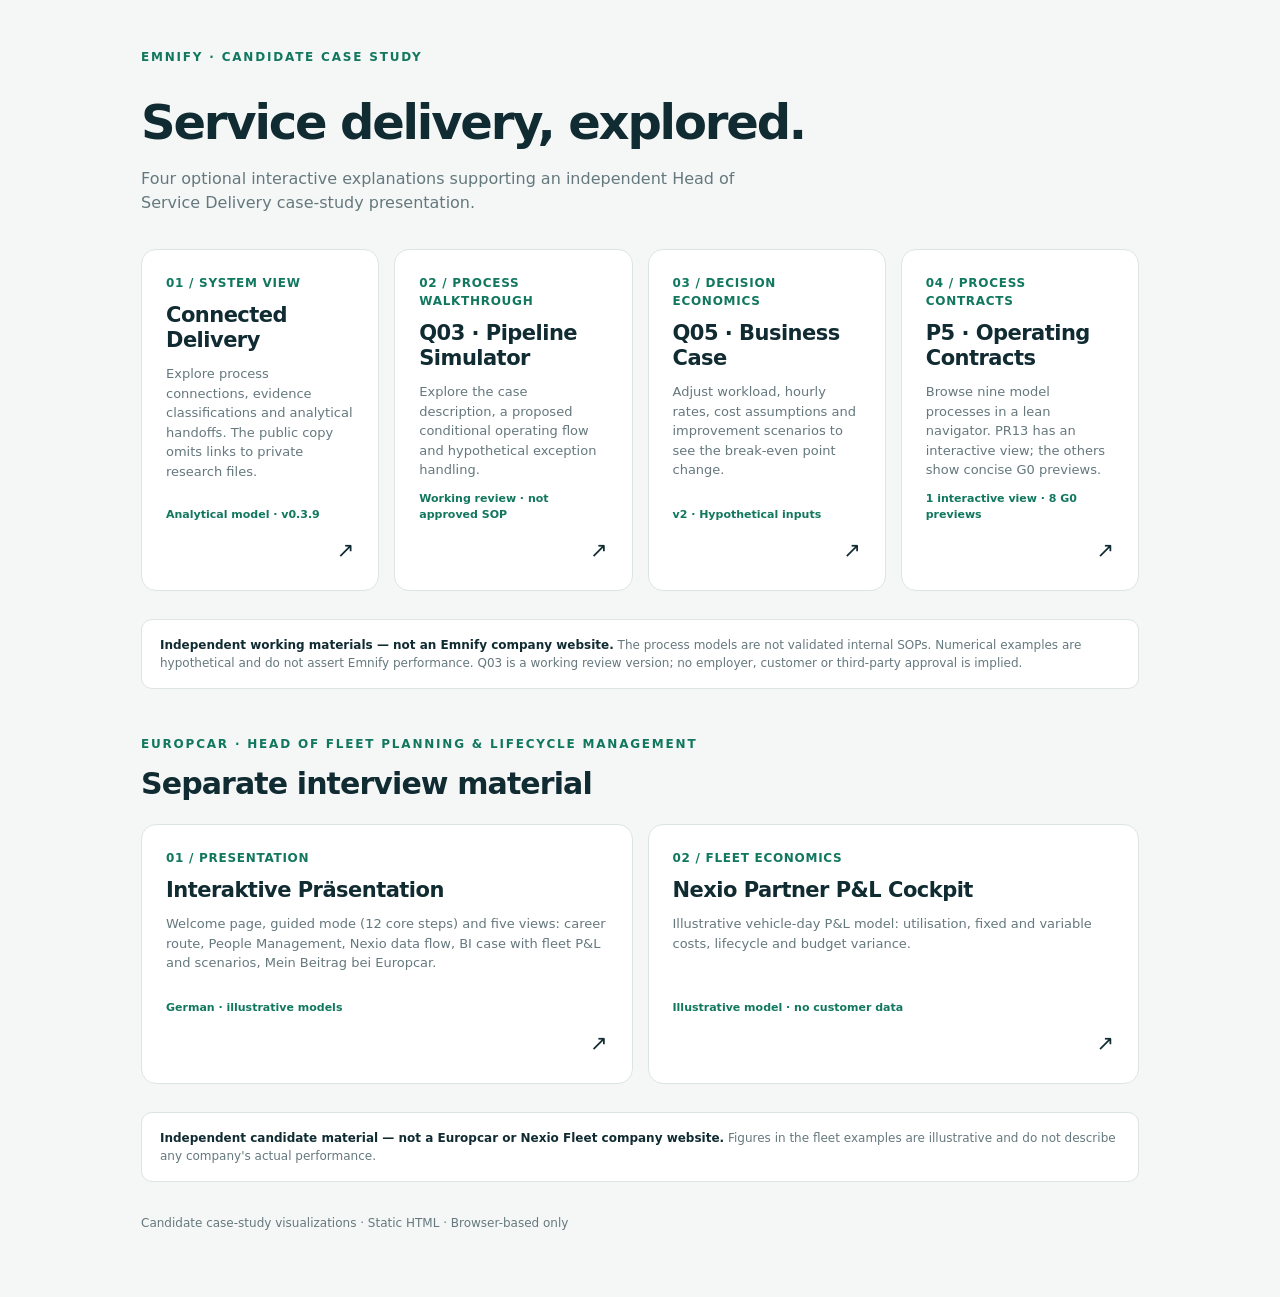
<file: index.html>
<!doctype html>
<html lang="en">
<head>
<meta charset="utf-8"><meta name="viewport" content="width=device-width,initial-scale=1">
<meta name="description" content="Independent interactive service delivery case-study demonstrations; not affiliated with Emnify.">
<title>Emnify case | Interactive explorations</title>
<style>
:root{--ink:#102b31;--muted:#65787d;--teal:#11775e;--line:#dce5df;--bg:#f5f7f6;--panel:#fff}
*{box-sizing:border-box}body{margin:0;background:var(--bg);color:var(--ink);font:15px/1.5 system-ui,-apple-system,BlinkMacSystemFont,'Segoe UI',sans-serif}
main{max-width:1050px;margin:auto;padding:48px 26px 65px}.brand{font-size:12px;letter-spacing:.15em;font-weight:800;color:var(--teal);text-transform:uppercase}
.hero{max-width:760px;margin:30px 0 34px}h1{font-size:clamp(30px,4.8vw,48px);letter-spacing:-.045em;line-height:1.1;margin:8px 0 18px}
.lead{color:var(--muted);max-width:650px;font-size:16px}
.grid{display:grid;grid-template-columns:repeat(auto-fit,minmax(215px,1fr));gap:15px}
.card{display:flex;flex-direction:column;gap:11px;min-height:260px;border-radius:15px;border:1px solid var(--line);background:var(--panel);padding:24px;text-decoration:none;color:var(--ink);transition:box-shadow .18s,transform .18s}
.card:hover,.card:focus-visible{transform:translateY(-2px);box-shadow:0 6px 22px #102b3112;outline:none;border-color:#adcfc1}
.num{font-size:12px;color:var(--teal);font-weight:750;letter-spacing:.06em}.card h2{font-size:21px;letter-spacing:-.025em;line-height:1.2;margin:0}
.card p{color:var(--muted);font-size:13px;margin:0}.meta{font-size:11px;font-weight:750;color:var(--teal);margin-top:auto}
.arrow{font-size:21px;margin-left:auto}.note{margin-top:28px;padding:16px 18px;border:1px solid var(--line);background:white;border-radius:11px;font-size:12px;color:var(--muted)}
.note strong{color:var(--ink)}footer{margin-top:32px;color:var(--muted);font-size:12px}
@media(max-width:720px){main{padding:28px 18px}.grid{grid-template-columns:1fr}.card{min-height:165px}.hero{margin-top:24px}}
.septitle{font-size:clamp(22px,3vw,30px);letter-spacing:-.03em;margin:8px 0 18px}
</style>
</head><body><main>
<div class="brand">EMNIFY · CANDIDATE CASE STUDY</div>
<section class="hero"><h1>Service delivery, explored.</h1><p class="lead">Four optional interactive explanations supporting an independent Head of Service Delivery case-study presentation.</p></section>
<div class="grid">
<a class="card" href="connected-delivery/"><span class="num">01 / SYSTEM VIEW</span><h2>Connected Delivery</h2><p>Explore process connections, evidence classifications and analytical handoffs. The public copy omits links to private research files.</p><span class="meta">Analytical model · v0.3.9</span><span class="arrow" aria-hidden="true">↗</span></a>
<a class="card" href="q03/"><span class="num">02 / PROCESS WALKTHROUGH</span><h2>Q03 · Pipeline Simulator</h2><p>Explore the case description, a proposed conditional operating flow and hypothetical exception handling.</p><span class="meta">Working review · not approved SOP</span><span class="arrow" aria-hidden="true">↗</span></a>
<a class="card" href="q05/"><span class="num">03 / DECISION ECONOMICS</span><h2>Q05 · Business Case</h2><p>Adjust workload, hourly rates, cost assumptions and improvement scenarios to see the break-even point change.</p><span class="meta">v2 · Hypothetical inputs</span><span class="arrow" aria-hidden="true">↗</span></a>
<a class="card" href="p5/"><span class="num">04 / PROCESS CONTRACTS</span><h2>P5 · Operating Contracts</h2><p>Browse nine model processes in a lean navigator. PR13 has an interactive view; the others show concise G0 previews.</p><span class="meta">1 interactive view · 8 G0 previews</span><span class="arrow" aria-hidden="true">↗</span></a>
</div>
<div class="note"><strong>Independent working materials — not an Emnify company website.</strong> The process models are not validated internal SOPs. Numerical examples are hypothetical and do not assert Emnify performance. Q03 is a working review version; no employer, customer or third-party approval is implied.</div>
<section class="sep" aria-labelledby="ecTitle">
<div class="brand" style="margin-top:46px">EUROPCAR · HEAD OF FLEET PLANNING &amp; LIFECYCLE MANAGEMENT</div>
<h2 id="ecTitle" class="septitle">Separate interview material</h2>
<div class="grid">
<a class="card" href="europcar-praesentation/"><span class="num">01 / PRESENTATION</span><h2>Interaktive Präsentation</h2><p>Welcome page, guided mode (12 core steps) and five views: career route, People Management, Nexio data flow, BI case with fleet P&amp;L and scenarios, Mein Beitrag bei Europcar.</p><span class="meta">German · illustrative models</span><span class="arrow" aria-hidden="true">↗</span></a>
<a class="card" href="europcar/"><span class="num">02 / FLEET ECONOMICS</span><h2>Nexio Partner P&amp;L Cockpit</h2><p>Illustrative vehicle-day P&amp;L model: utilisation, fixed and variable costs, lifecycle and budget variance.</p><span class="meta">Illustrative model · no customer data</span><span class="arrow" aria-hidden="true">↗</span></a>
</div>
<div class="note"><strong>Independent candidate material — not a Europcar or Nexio Fleet company website.</strong> Figures in the fleet examples are illustrative and do not describe any company's actual performance.</div>
</section>
<footer>Candidate case-study visualizations · Static HTML · Browser-based only</footer>
</main></body></html>
</file>
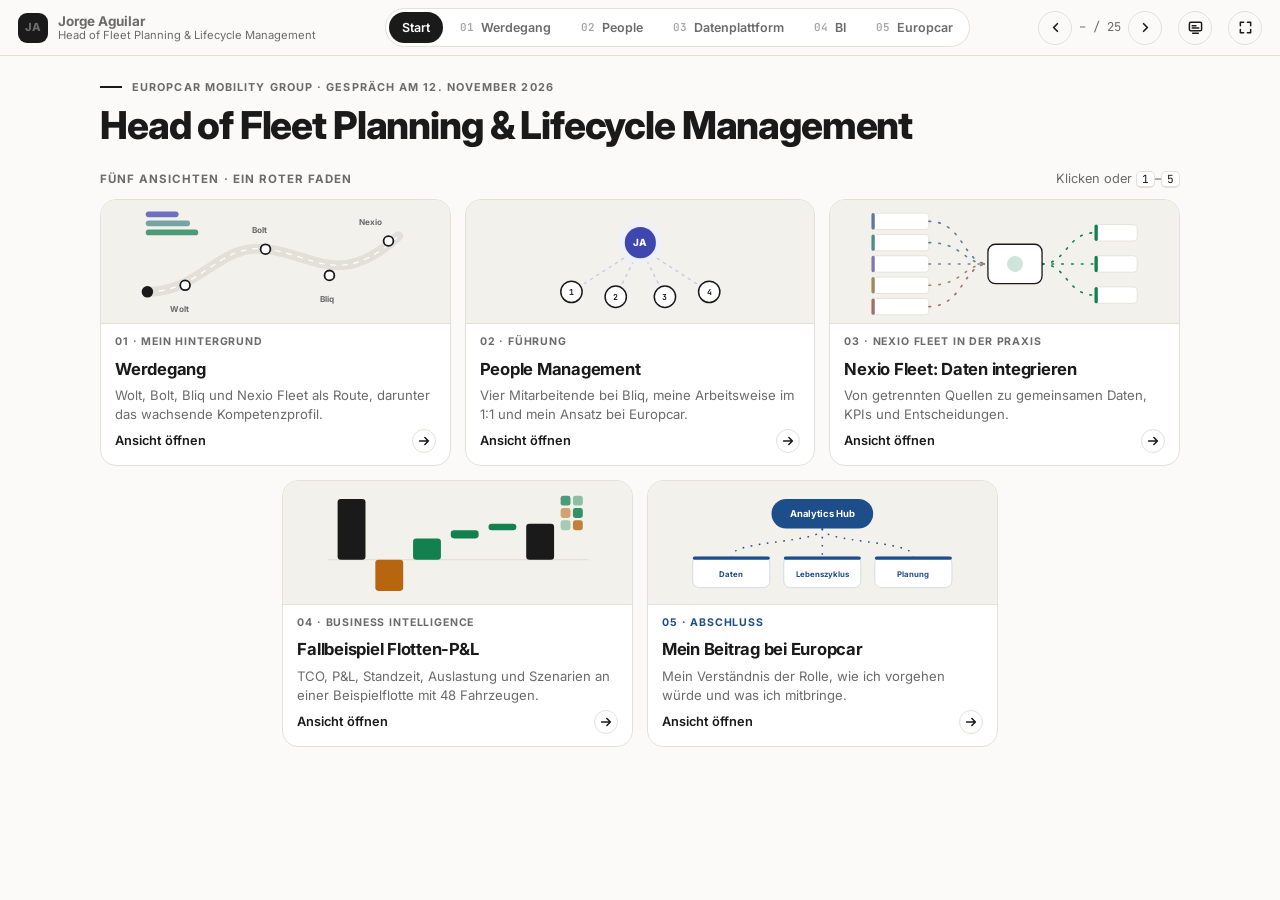
<file: europcar-praesentation/index.html>
<!DOCTYPE html>
<html lang="de" data-theme="light">
<head>
<meta charset="utf-8">
<meta name="viewport" content="width=device-width, initial-scale=1, viewport-fit=cover">
<title>Europcar · Interaktive Präsentation</title>
<link rel="preconnect" href="https://fonts.googleapis.com">
<link rel="preconnect" href="https://fonts.gstatic.com" crossorigin>
<link href="https://fonts.googleapis.com/css2?family=Inter:wght@400;500;600;700;800&family=JetBrains+Mono:wght@500;600;700&display=swap" rel="stylesheet">
<style>
:root{
  --bg:#fbfaf8;--panel:#ffffff;--ink:#1a1a1a;--quiet:#6b6b6b;--line:#e3e0da;--soft:#f3f1ec;
  --flow:#13804f;--leak:#b8650f;--gate:#3f46b0;--gate-bg:#eef0fb;--dim:#b9b5ad;
  --s1:#5d7899;--s2:#4f8a8c;--s3:#7f7aa8;--s4:#a08a5a;--s5:#a07068;
  --top:56px;
}
*,*::before,*::after{box-sizing:border-box}
html,body{height:100%}
body{margin:0;background:var(--bg);color:var(--ink);font-family:Inter,-apple-system,BlinkMacSystemFont,sans-serif;font-size:15px;line-height:1.55;-webkit-font-smoothing:antialiased;overflow:hidden}
/* ---------- top bar ---------- */
.top{position:fixed;inset:0 0 auto 0;height:var(--top);z-index:50;display:flex;align-items:center;gap:16px;padding:0 18px;
  background:rgba(251,250,248,.92);backdrop-filter:saturate(1.4) blur(8px);-webkit-backdrop-filter:saturate(1.4) blur(8px);border-bottom:1px solid var(--line)}
.brand{display:flex;align-items:center;gap:10px;min-width:0;cursor:pointer;background:none;border:0;padding:0;font:inherit;color:inherit;text-align:left}
.mono{width:30px;height:30px;border-radius:9px;background:var(--ink);color:var(--panel);display:grid;place-items:center;font-weight:800;font-size:.78rem;letter-spacing:.02em;flex:none}
.brand .mono{display:grid}
.brand b{display:block;font-size:.84rem;line-height:1.2}
.brand span{display:block;font-size:.7rem;color:var(--quiet);line-height:1.2;white-space:nowrap}
.tabs{display:flex;gap:4px;margin:0 auto;padding:3px;border:1px solid var(--line);border-radius:999px;background:var(--panel)}
.tabs button{font:inherit;font-size:.78rem;font-weight:600;color:var(--quiet);background:transparent;border:0;border-radius:999px;padding:6px 13px;cursor:pointer;white-space:nowrap;display:inline-flex;align-items:center;gap:7px}
.tabs button:hover{color:var(--ink)}
.tabs button.on{background:var(--ink);color:var(--panel)}
.tabs .n{font-family:"JetBrains Mono",monospace;font-size:.68rem;opacity:.6}
.tbtn{width:34px;height:34px;border-radius:999px;border:1px solid var(--line);background:transparent;color:var(--ink);display:inline-flex;align-items:center;justify-content:center;cursor:pointer;flex:none;padding:0}
.tbtn:hover{border-color:var(--ink)}
.tbtn.on{background:var(--ink);color:var(--panel);border-color:var(--ink)}
.tbtn svg{width:15px;height:15px}
@media (max-width:980px){.brand span{display:none}}
@media (max-width:820px){.tabs .t{display:none}.brand b{display:none}}
/* ---------- views ---------- */
.view{position:fixed;inset:var(--top) 0 0 0;display:none}
.view.on{display:block}
.view iframe{width:100%;height:100%;border:0;display:block;background:var(--bg)}
#welcome{overflow-y:auto}
/* ---------- welcome ---------- */
.hero{max-width:1120px;margin:0 auto;padding:clamp(14px,2.5vh,40px) 20px 12px}
.kick{font-size:.68rem;font-weight:700;text-transform:uppercase;letter-spacing:.1em;color:var(--quiet);display:flex;align-items:center;gap:10px}
.kick i{display:inline-block;width:22px;height:2px;background:var(--ink)}
h1{font-size:clamp(1.6rem,3vw,2.4rem);line-height:1.08;letter-spacing:-.03em;font-weight:800;margin:10px 0 0}
.lead{font-size:clamp(.98rem,1.4vw,1.1rem);color:var(--quiet);max-width:62ch;margin:0}
.lead b{color:var(--ink);font-weight:600}
.meta{display:flex;flex-wrap:wrap;gap:8px 22px;margin:22px 0 0;font-size:.82rem;color:var(--quiet)}
.meta span{display:inline-flex;align-items:center;gap:7px}
.meta i{width:6px;height:6px;border-radius:50%;background:var(--flow);display:inline-block}
.sect{display:flex;align-items:baseline;justify-content:space-between;gap:16px;margin:clamp(14px,2.5vh,32px) 0 10px;flex-wrap:wrap}
.sect h2{font-size:.72rem;font-weight:700;text-transform:uppercase;letter-spacing:.09em;color:var(--quiet);margin:0}
.sect p{margin:0;font-size:.8rem;color:var(--quiet)}
.cards{display:grid;grid-template-columns:repeat(3,minmax(0,1fr));gap:14px}
@media (max-width:900px){.cards{grid-template-columns:1fr}}
.card{position:relative;text-align:left;font:inherit;color:inherit;background:var(--panel);border:1px solid var(--line);border-radius:16px;padding:0;cursor:pointer;overflow:hidden;
  transition:border-color .2s,transform .25s cubic-bezier(.2,.7,.2,1),box-shadow .25s;animation:rise .6s cubic-bezier(.2,.7,.2,1) both;display:flex;flex-direction:column}
.card:nth-child(2){animation-delay:.08s}.card:nth-child(3){animation-delay:.16s}
.card:hover,.card:focus-visible{border-color:var(--ink);transform:translateY(-3px);box-shadow:0 14px 30px rgba(20,20,20,.08);outline:none}
.art{height:150px;background:var(--soft);border-bottom:1px solid var(--line);display:block;width:100%}
.cb{padding:10px 14px 12px;display:flex;flex-direction:column;gap:4px;flex:1}
.q{font-size:.66rem;font-weight:700;text-transform:uppercase;letter-spacing:.08em;color:var(--quiet);display:flex;justify-content:space-between;gap:8px}
.q .f{font-family:"JetBrains Mono",monospace;letter-spacing:0;text-transform:none}
.card h3{margin:2px 0 0;font-size:1.04rem;letter-spacing:-.015em}
.card p{margin:0;font-size:.82rem;line-height:1.4;color:var(--quiet)}
.go{margin-top:auto;padding-top:2px;display:flex;align-items:center;justify-content:space-between;font-size:.8rem;font-weight:600}
.go .arrow{width:24px;height:24px;border-radius:999px;border:1px solid var(--line);display:grid;place-items:center;transition:background .2s,color .2s,border-color .2s}
.card:hover .go .arrow{background:var(--ink);color:var(--panel);border-color:var(--ink)}
.closing{margin-top:14px;display:grid;grid-template-columns:auto 1fr;gap:14px;align-items:center;padding:14px 18px;border:1px dashed var(--dim);border-radius:14px;font-size:.86rem;color:var(--quiet);animation:rise .6s .24s cubic-bezier(.2,.7,.2,1) both}
.closing b{color:var(--ink)}
.closing .num{font-family:"JetBrains Mono",monospace;font-size:.72rem;font-weight:700;color:var(--ink);border:1px solid var(--line);border-radius:6px;padding:2px 7px;background:var(--panel)}
kbd{font-family:"JetBrains Mono",monospace;font-size:.7rem;border:1px solid var(--line);border-bottom-width:2px;border-radius:5px;padding:0 5px;background:var(--panel);color:var(--ink)}
@keyframes rise{from{opacity:0;transform:translateY(10px)}to{opacity:1;transform:none}}
/* art animations */
.route-dot{offset-path:path('M24 112 C 90 112, 110 52, 170 60 S 260 108, 330 44');animation:drive 4.5s cubic-bezier(.45,.05,.55,.95) infinite}
@keyframes drive{0%{offset-distance:0%}70%,100%{offset-distance:100%}}
.flow-dot{animation:flow 3.2s linear infinite}
@keyframes flow{from{stroke-dashoffset:60}to{stroke-dashoffset:0}}
.team-dash{animation:team 1s linear infinite}
@keyframes team{from{stroke-dashoffset:18}to{stroke-dashoffset:0}}
.bar-g{transform-box:fill-box;transform-origin:bottom;animation:grow 3.6s cubic-bezier(.2,.7,.2,1) -1.3s infinite}
@keyframes grow{0%{transform:scaleY(.15)}35%,85%{transform:scaleY(1)}100%{transform:scaleY(.15)}}
@media (prefers-reduced-motion:reduce){.card,.closing,.route-dot,.flow-dot,.team-dash,.bar-g{animation:none}}
.hint{position:fixed;left:50%;bottom:18px;transform:translateX(-50%) translateY(10px);z-index:60;background:var(--ink);color:var(--panel);font-size:.78rem;font-weight:600;padding:8px 14px;border-radius:999px;opacity:0;pointer-events:none;transition:opacity .25s,transform .25s}
.hint.show{opacity:1;transform:translateX(-50%)}
.cards{grid-template-columns:repeat(6,minmax(0,1fr))}
.cards .card{grid-column:span 2}.cards .card:nth-child(4){grid-column:2 / span 2}
@media (max-width:900px){.cards{grid-template-columns:1fr}.cards .card,.cards .card:nth-child(4){grid-column:auto}}
.card:nth-child(4){animation-delay:.24s}.card:nth-child(5){animation-delay:.32s}
.card.ec .q{color:#1d4e89}
.art{height:clamp(80px,calc(20vh - 56px),130px)}
.pulse{transform-box:fill-box;transform-origin:center;animation:pulse 2.6s ease-in-out infinite}
@keyframes pulse{0%,100%{transform:scale(.85);opacity:.9}50%{transform:scale(1.15);opacity:.4}}
.gnav{display:inline-flex;align-items:center;gap:6px;flex:none}
.gnav span{font-family:"JetBrains Mono",monospace;font-size:.76rem;color:var(--quiet);min-width:44px;text-align:center}
.gstrip{position:fixed;left:0;right:0;top:var(--top);height:3px;z-index:49;background:transparent}
.gstrip i{display:block;height:100%;background:var(--gate);width:0;transition:width .35s cubic-bezier(.2,.7,.2,1)}
@media (max-width:1100px){.tabs .t{display:none}}
@media (prefers-reduced-motion:reduce){.pulse{animation:none}}
.card .art *{animation-play-state:paused}
.card:hover .art *,.card:focus-visible .art *{animation-play-state:running}
</style>
</head>
<body>
<header class="top">
  <button class="brand" id="home" aria-label="Zur Startseite"><span class="mono">JA</span><span><b>Jorge Aguilar</b><span>Head of Fleet Planning &amp; Lifecycle Management</span></span></button>
  <nav class="tabs" id="tabs" aria-label="Ansichten">
    <button data-v="0"><span>Start</span></button>
    <button data-v="1"><span class="n">01</span><span class="t">Werdegang</span></button>
    <button data-v="2"><span class="n">02</span><span class="t">People</span></button>
    <button data-v="3"><span class="n">03</span><span class="t">Datenplattform</span></button>
    <button data-v="4"><span class="n">04</span><span class="t">BI</span></button>
    <button data-v="5"><span class="n">05</span><span class="t">Europcar</span></button>
  </nav>
  <div class="gnav" id="gnav"><button class="tbtn" id="gPrev" aria-label="Vorheriger Schritt"><svg width="14" height="14" viewBox="0 0 16 16" fill="none" stroke="currentColor" stroke-width="1.8" stroke-linecap="round" stroke-linejoin="round"><path d="M10 4L6 8l4 4"/></svg></button><span id="gN">– / 12</span><button class="tbtn" id="gNext" aria-label="Nächster Schritt"><svg width="14" height="14" viewBox="0 0 16 16" fill="none" stroke="currentColor" stroke-width="1.8" stroke-linecap="round" stroke-linejoin="round"><path d="M6 4l4 4-4 4"/></svg></button></div>
  <button class="tbtn" id="nb" aria-label="Referentenansicht öffnen" title="Referentenansicht (N)"><svg width="15" height="15" viewBox="0 0 16 16" fill="none" stroke="currentColor" stroke-width="1.6" stroke-linecap="round" stroke-linejoin="round"><rect x="1.5" y="2.5" width="13" height="9" rx="1.5"/><path d="M5 14h6M4.5 6h4M4.5 8.5h7"/></svg></button>
  <button class="tbtn" id="fsb" aria-label="Vollbild" title="Vollbild"></button>
</header>
<div class="gstrip" aria-hidden="true"><i id="gBar"></i></div>

<main>
<section class="view on" id="welcome" aria-label="Start">
  <div class="hero">
    <div class="kick"><i></i>Europcar Mobility Group · Gespräch am 12. November 2026</div>
    <h1>Head of Fleet Planning &amp; Lifecycle Management</h1>

    <div class="sect"><h2>Fünf Ansichten · ein roter Faden</h2><p>Klicken oder <kbd>1</kbd>–<kbd>5</kbd></p></div>
    <div class="cards">
      <button class="card" data-v="1">
        <svg class="art" viewBox="0 0 360 150" preserveAspectRatio="xMidYMid meet" aria-hidden="true">
          <path d="M24 112 C 90 112, 110 52, 170 60 S 260 108, 330 44" fill="none" stroke="#e3e0da" stroke-width="12" stroke-linecap="round"/>
          <path d="M24 112 C 90 112, 110 52, 170 60 S 260 108, 330 44" fill="none" stroke="#fff" stroke-width="1.5" stroke-dasharray="7 7"/>
          <g fill="#fff" stroke="#1a1a1a" stroke-width="2.2"><circle cx="70" cy="104" r="6"/><circle cx="168" cy="60" r="6"/><circle cx="246" cy="92" r="6"/><circle cx="318" cy="50" r="6"/></g>
          <circle class="route-dot" r="7" fill="#1a1a1a"/>
          <g font-family="Inter" font-size="10" font-weight="700" fill="#6b6b6b"><text x="52" y="136">Wolt</text><text x="152" y="40">Bolt</text><text x="234" y="124">Bliq</text><text x="282" y="30">Nexio</text></g>
          <g><rect x="22" y="14" width="40" height="7" rx="3.5" fill="#3f46b0" opacity=".75"/><rect x="22" y="25" width="54" height="7" rx="3.5" fill="#4f8a8c" opacity=".75"/><rect x="22" y="36" width="64" height="7" rx="3.5" fill="#13804f" opacity=".75"/></g>
        </svg>
        <div class="cb">
          <div class="q"><span>01 · Mein Hintergrund</span></div>
          <h3>Werdegang</h3>
          <p>Wolt, Bolt, Bliq und Nexio Fleet als Route, darunter das wachsende Kompetenzprofil.</p>
          <div class="go"><span>Ansicht öffnen</span><span class="arrow"><svg width="14" height="14" viewBox="0 0 16 16" fill="none" stroke="currentColor" stroke-width="1.8" stroke-linecap="round" stroke-linejoin="round"><path d="M3 8h10M9 4l4 4-4 4"/></svg></span></div>
        </div>
      </button>
      <button class="card" data-v="2">
        <svg class="art" viewBox="0 0 360 150" preserveAspectRatio="xMidYMid meet" aria-hidden="true">
          <g class="team-dash" stroke="#cfcbe9" stroke-width="2" fill="none" stroke-dasharray="4 5"><path d="M96 112 L180 58"/><path d="M150 118 L180 58"/><path d="M210 118 L180 58"/><path d="M264 112 L180 58"/></g>
          <circle class="pulse" cx="180" cy="52" r="26" fill="#eef0fb"/>
          <circle cx="180" cy="52" r="19" fill="#3f46b0"/><text x="180" y="56.5" text-anchor="middle" font-family="Inter" font-size="12" font-weight="800" fill="#fff">JA</text>
          <g fill="#fff" stroke="#1a1a1a" stroke-width="1.8"><circle cx="96" cy="112" r="13"/><circle cx="150" cy="118" r="13"/><circle cx="210" cy="118" r="13"/><circle cx="264" cy="112" r="13"/></g>
          <g font-family="JetBrains Mono" font-size="10" font-weight="700" fill="#1a1a1a" text-anchor="middle"><text x="96" y="115.5">1</text><text x="150" y="121.5">2</text><text x="210" y="121.5">3</text><text x="264" y="115.5">4</text></g>
        </svg>
        <div class="cb">
          <div class="q"><span>02 · Führung</span></div>
          <h3>People Management</h3>
          <p>Vier Mitarbeitende bei Bliq, meine Arbeitsweise im 1:1 und mein Ansatz bei Europcar.</p>
          <div class="go"><span>Ansicht öffnen</span><span class="arrow"><svg width="14" height="14" viewBox="0 0 16 16" fill="none" stroke="currentColor" stroke-width="1.8" stroke-linecap="round" stroke-linejoin="round"><path d="M3 8h10M9 4l4 4-4 4"/></svg></span></div>
        </div>
      </button>
      <button class="card" data-v="3">
        <svg class="art" viewBox="0 0 360 150" preserveAspectRatio="xMidYMid meet" aria-hidden="true">
          <g fill="#fff" stroke="#e3e0da"><rect x="18" y="16" width="70" height="20" rx="5"/><rect x="18" y="42" width="70" height="20" rx="5"/><rect x="18" y="68" width="70" height="20" rx="5"/><rect x="18" y="94" width="70" height="20" rx="5"/><rect x="18" y="120" width="70" height="20" rx="5"/></g>
          <g><rect x="18" y="16" width="4" height="20" rx="2" fill="#5d7899"/><rect x="18" y="42" width="4" height="20" rx="2" fill="#4f8a8c"/><rect x="18" y="68" width="4" height="20" rx="2" fill="#7f7aa8"/><rect x="18" y="94" width="4" height="20" rx="2" fill="#a08a5a"/><rect x="18" y="120" width="4" height="20" rx="2" fill="#a07068"/></g>
          <g fill="none" stroke-width="2" stroke-linecap="round" class="flow-dot" stroke-dasharray="2 10">
            <path d="M88 26 C 130 26,130 78,160 78" stroke="#5d7899"/><path d="M88 52 C 130 52,130 78,160 78" stroke="#4f8a8c"/><path d="M88 78 L 160 78" stroke="#7f7aa8"/><path d="M88 104 C 130 104,130 78,160 78" stroke="#a08a5a"/><path d="M88 130 C 130 130,130 78,160 78" stroke="#a07068"/>
            <path d="M226 78 C 256 78,256 40,290 40" stroke="#13804f"/><path d="M226 78 L 290 78" stroke="#13804f"/><path d="M226 78 C 256 78,256 116,290 116" stroke="#13804f"/></g>
          <rect x="160" y="54" width="66" height="48" rx="9" fill="#fff" stroke="#1a1a1a" stroke-width="1.6"/>
          <circle cx="193" cy="78" r="9" fill="#13804f" opacity=".2" stroke="#13804f" stroke-width="1.5"/>
          <g fill="#fff" stroke="#e3e0da"><rect x="290" y="30" width="52" height="20" rx="5"/><rect x="290" y="68" width="52" height="20" rx="5"/><rect x="290" y="106" width="52" height="20" rx="5"/></g>
          <g><rect x="290" y="30" width="4" height="20" rx="2" fill="#13804f"/><rect x="290" y="68" width="4" height="20" rx="2" fill="#13804f"/><rect x="290" y="106" width="4" height="20" rx="2" fill="#13804f"/></g>
        </svg>
        <div class="cb">
          <div class="q"><span>03 · Nexio Fleet in der Praxis</span></div>
          <h3>Nexio Fleet: Daten integrieren</h3>
          <p>Von getrennten Quellen zu gemeinsamen Daten, KPIs und Entscheidungen.</p>
          <div class="go"><span>Ansicht öffnen</span><span class="arrow"><svg width="14" height="14" viewBox="0 0 16 16" fill="none" stroke="currentColor" stroke-width="1.8" stroke-linecap="round" stroke-linejoin="round"><path d="M3 8h10M9 4l4 4-4 4"/></svg></span></div>
        </div>
      </button>
      <button class="card" data-v="4">
        <svg class="art" viewBox="0 0 360 150" preserveAspectRatio="xMidYMid meet" aria-hidden="true">
          <line x1="22" y1="96" x2="340" y2="96" stroke="#e3e0da" stroke-width="1.5"/>
          <rect class="bar-g" x="34" y="22" width="34" height="74" rx="4" fill="#1a1a1a"/>
          <rect class="bar-g" style="animation-delay:.12s" x="80" y="96" width="34" height="38" rx="4" fill="#b8650f"/>
          <rect class="bar-g" style="animation-delay:.24s" x="126" y="70" width="34" height="26" rx="4" fill="#13804f"/>
          <rect class="bar-g" style="animation-delay:.36s" x="172" y="60" width="34" height="10" rx="4" fill="#13804f"/>
          <rect class="bar-g" style="animation-delay:.48s" x="218" y="52" width="34" height="8" rx="4" fill="#13804f"/>
          <rect class="bar-g" style="animation-delay:.6s" x="264" y="52" width="34" height="44" rx="4" fill="#1a1a1a"/>
          <g>
            <rect x="306" y="18" width="12" height="12" rx="3" fill="#13804f" opacity=".75"/><rect x="321" y="18" width="12" height="12" rx="3" fill="#13804f" opacity=".45"/>
            <rect x="306" y="33" width="12" height="12" rx="3" fill="#b8650f" opacity=".55"/><rect x="321" y="33" width="12" height="12" rx="3" fill="#13804f" opacity=".85"/>
            <rect x="306" y="48" width="12" height="12" rx="3" fill="#13804f" opacity=".35"/><rect x="321" y="48" width="12" height="12" rx="3" fill="#b8650f" opacity=".8"/></g>
        </svg>
        <div class="cb">
          <div class="q"><span>04 · Business Intelligence</span></div>
          <h3>Fallbeispiel Flotten-P&amp;L</h3>
          <p>TCO, P&amp;L, Standzeit, Auslastung und Szenarien an einer Beispielflotte mit 48 Fahrzeugen.</p>
          <div class="go"><span>Ansicht öffnen</span><span class="arrow"><svg width="14" height="14" viewBox="0 0 16 16" fill="none" stroke="currentColor" stroke-width="1.8" stroke-linecap="round" stroke-linejoin="round"><path d="M3 8h10M9 4l4 4-4 4"/></svg></span></div>
        </div>
      </button>
      <button class="card ec" data-v="5">
        <svg class="art" viewBox="0 0 360 150" preserveAspectRatio="xMidYMid meet" aria-hidden="true">
          <g fill="#fff" stroke="#c9d6e8"><rect x="22" y="92" width="94" height="38" rx="8"/><rect x="133" y="92" width="94" height="38" rx="8"/><rect x="244" y="92" width="94" height="38" rx="8"/></g>
          <g fill="#1d4e89"><rect x="22" y="92" width="94" height="4" rx="2"/><rect x="133" y="92" width="94" height="4" rx="2"/><rect x="244" y="92" width="94" height="4" rx="2"/></g>
          <g fill="none" stroke="#1d4e89" stroke-width="1.8" class="flow-dot" stroke-dasharray="2 8"><path d="M180 58 C 180 76, 69 72, 69 92"/><path d="M180 58 L 180 92"/><path d="M180 58 C 180 76, 291 72, 291 92"/></g>
          <rect x="118" y="22" width="124" height="36" rx="18" fill="#1d4e89"/><text x="180" y="44.5" text-anchor="middle" font-family="Inter" font-size="11.5" font-weight="700" fill="#fff">Analytics Hub</text>
          <g font-family="Inter" font-size="9.5" font-weight="700" fill="#1d4e89" text-anchor="middle"><text x="69" y="117">Daten</text><text x="180" y="117">Lebenszyklus</text><text x="291" y="117">Planung</text></g>
        </svg>
        <div class="cb">
          <div class="q"><span>05 · Abschluss</span></div>
          <h3>Mein Beitrag bei Europcar</h3>
          <p>Mein Verständnis der Rolle, wie ich vorgehen würde und was ich mitbringe.</p>
          <div class="go"><span>Ansicht öffnen</span><span class="arrow"><svg width="14" height="14" viewBox="0 0 16 16" fill="none" stroke="currentColor" stroke-width="1.8" stroke-linecap="round" stroke-linejoin="round"><path d="M3 8h10M9 4l4 4-4 4"/></svg></span></div>
        </div>
      </button>
    </div>
  </div>
</section>
<section class="view" id="v1" aria-label="Werdegang"><iframe title="Werdegang" allow="fullscreen" allowfullscreen></iframe></section>
<section class="view" id="v2" aria-label="People Management"><iframe title="People Management" allow="fullscreen" allowfullscreen></iframe></section>
<section class="view" id="v3" aria-label="Datenplattform"><iframe title="Nexio Fleet: Datenfluss" allow="fullscreen" allowfullscreen></iframe></section>
<section class="view" id="v4" aria-label="Business Intelligence"><iframe title="Business Intelligence" allow="fullscreen" allowfullscreen></iframe></section>
<section class="view" id="v5" aria-label="Mein Beitrag bei Europcar"><iframe title="Mein Beitrag bei Europcar" allow="fullscreen" allowfullscreen></iframe></section>
</main>
<div class="hint" id="hint"></div>

<script>
var SRC=[null,"<!DOCTYPE html>\n<html lang=\"de\" data-theme=\"light\">\n<head>\n<meta charset=\"utf-8\">\n<meta name=\"viewport\" content=\"width=device-width, initial-scale=1, viewport-fit=cover\">\n<title>Folie 3 · Werdegang<\/title>\n<link rel=\"preconnect\" href=\"https://fonts.googleapis.com\">\n<link rel=\"preconnect\" href=\"https://fonts.gstatic.com\" crossorigin>\n<link href=\"https://fonts.googleapis.com/css2?family=Inter:wght@400;500;600;700;800&family=JetBrains+Mono:wght@500;600;700&display=swap\" rel=\"stylesheet\">\n<style>\n:root{\n  --bg:#fbfaf8;--panel:#ffffff;--ink:#1a1a1a;--quiet:#6b6b6b;--line:#e3e0da;--soft:#f3f1ec;\n  --road:#e6e3dd;--road2:#1a1a1a;--flow:#13804f;--dim:#b9b5ad;\n  --m:#3f46b0;--p:#4f8a8c;--d:#13804f;--e:#b8650f;\n  --shadow:none;\n}\n*,*::before,*::after{box-sizing:border-box}\nbody{margin:0;background:var(--bg);color:var(--ink);font-family:Inter,-apple-system,BlinkMacSystemFont,sans-serif;font-size:15px;line-height:1.55;-webkit-font-smoothing:antialiased}\n.wrap{max-width:1160px;margin:0 auto;padding:16px 16px 16px}\n.bar{display:flex;flex-wrap:wrap;gap:4px;margin-bottom:-1px;padding:0 14px;align-items:flex-end;position:relative;z-index:1}\n.bar button{padding:8px 16px;font:inherit;font-size:.79rem;font-weight:600;background:var(--soft);color:var(--quiet);border:1px solid var(--line);border-radius:10px 10px 0 0;cursor:pointer;transition:background .2s,color .2s}\n.bar button:hover{color:var(--ink);background:#ece9e3}\n.bar button.on{background:var(--panel);color:var(--ink);border-bottom-color:var(--panel);padding-top:10px}\n.bar button .no{font-family:\"JetBrains Mono\",monospace;font-size:.7rem;opacity:.55;margin-right:6px}\n.bar .sp{flex:1}\n#stage{background:var(--bg)}\n.frame{background:var(--panel);border:1px solid var(--line);border-radius:14px;overflow:hidden}\n.caption{display:flex;gap:14px;align-items:flex-start;justify-content:space-between;padding:14px 18px 10px;border-bottom:1px solid var(--line)}\n.caption .ct{font-size:.66rem;font-weight:700;text-transform:uppercase;letter-spacing:.08em;color:var(--quiet)}\n.caption .ch{font-size:1.12rem;font-weight:700;margin:2px 0 0;letter-spacing:-.01em}\n.caption .nav{display:flex;gap:6px;align-items:center;flex:none}\n.scroll{overflow-x:auto;-webkit-overflow-scrolling:touch}\ncanvas{display:block;min-width:920px;width:100%;height:auto}\n#stage:fullscreen{padding:24px 30px;display:flex;flex-direction:column;justify-content:center}\n#stage:fullscreen .scroll{overflow:hidden}\n#stage:fullscreen canvas{min-width:0;width:auto;max-width:100%;max-height:calc(100vh - 150px);margin:0 auto}\n.detail{margin-top:16px;background:var(--panel);border:1px solid var(--line);border-radius:16px;box-shadow:var(--shadow);padding:22px 24px}\n.dhead{display:flex;justify-content:space-between;gap:20px;align-items:flex-start;flex-wrap:wrap}\n.kick{font-size:.64rem;font-weight:700;text-transform:uppercase;letter-spacing:.08em;color:var(--quiet)}\n.detail h3{margin:4px 0 2px;font-size:1.25rem;letter-spacing:-.015em}\n.meta{font-size:.84rem;color:var(--quiet)}\n.hero{display:flex;gap:22px;flex-wrap:wrap}\n.hero div{text-align:right}\n.hero b{display:block;font-family:\"JetBrains Mono\",monospace;font-size:1.45rem;font-weight:700;letter-spacing:-.02em;line-height:1.1;color:var(--flow)}\n.hero span{font-size:.72rem;color:var(--quiet)}\n.grid3{display:grid;grid-template-columns:1.25fr 1fr 1fr;gap:12px;margin-top:16px}\n@media (max-width:860px){.grid3{grid-template-columns:1fr !important}.hero div{text-align:left}}\n.cell{background:var(--soft);border-radius:12px;padding:12px 14px;font-size:.86rem}\n.cell .h{display:block;font-size:.62rem;font-weight:700;text-transform:uppercase;letter-spacing:.08em;color:var(--quiet);margin-bottom:6px}\n.cell ul{margin:0;padding-left:16px}.cell li{margin-bottom:3px}\n.cell.ev .h{color:var(--flow)}.cell.ec .h{color:var(--p)}\n.tri{display:grid;grid-template-columns:repeat(3,minmax(0,1fr));gap:12px;margin-top:16px}\n@media (max-width:760px){.tri{grid-template-columns:1fr}}\n.tri .cell b.t{display:block;font-size:.9rem;margin-bottom:6px}\n.chips{display:flex;flex-wrap:wrap;gap:6px;margin-top:14px}\n.chip{display:inline-flex;align-items:center;gap:7px;font-size:.76rem;font-weight:600;padding:5px 11px;border-radius:999px;border:1px solid var(--line);background:var(--panel);color:var(--ink);cursor:pointer;font-family:inherit}\n.chip:hover{border-color:var(--quiet)}\n.sw{width:9px;height:9px;border-radius:3px;display:inline-block}\n.tags{display:flex;flex-wrap:wrap;gap:5px;margin-top:4px}\n.tags span{font-size:.72rem;font-weight:600;padding:2px 8px;border-radius:6px;background:var(--panel);border:1px solid var(--line)}\n.fade{animation:fade .45s ease both}\n@keyframes fade{from{opacity:0;transform:translateY(5px)}to{opacity:1;transform:none}}\n@media (prefers-reduced-motion:reduce){.fade{animation:none}}\n.dhead{cursor:pointer;user-select:none;align-items:center}\n.dhead .dr{display:flex;align-items:center;gap:22px;flex-wrap:wrap}\n.tog{display:inline-flex;align-items:center;gap:6px;font-size:.76rem;font-weight:600;padding:6px 12px;border-radius:999px;border:1px solid var(--line);background:var(--panel);color:var(--ink);white-space:nowrap}\n.dhead:hover .tog{border-color:var(--quiet)}\n.tog svg{transition:transform .3s ease}\n.detail.open .tog svg{transform:rotate(180deg)}\n.dbody{display:grid;grid-template-rows:0fr;transition:grid-template-rows .35s ease}\n.detail.open .dbody{grid-template-rows:1fr}\n.dbody>div{overflow:hidden;min-height:0}\n.detail{padding:16px 22px}\n.detail h3{font-size:1.1rem}\n@media (prefers-reduced-motion:reduce){.dbody,.tog svg{transition:none}}\n/* ---- gemeinsame Bedienelemente (wie Folie 4) ---- */\n.caption .nav button{width:34px;height:34px;border-radius:999px;border:1px solid var(--line);background:transparent;color:var(--ink);font:inherit;font-size:1rem;cursor:pointer;display:inline-flex;align-items:center;justify-content:center;padding:0}\n.caption .nav button:hover{border-color:var(--ink)}\n.caption .nav button svg{width:15px;height:15px;display:block}\n.caption .nav .sep{width:1px;height:20px;background:var(--line);margin:0 6px;min-width:0}\n.caption .nav span#capN{font-family:\"JetBrains Mono\",monospace;font-size:.8rem;color:var(--quiet);min-width:38px;text-align:center}\n.drawer{position:fixed;left:50%;bottom:0;transform:translateX(-50%);width:min(1128px,calc(100vw - 32px));z-index:20;\n  background:var(--panel);border:1px solid var(--line);border-bottom:none;border-radius:14px 14px 0 0;box-shadow:0 -6px 24px rgba(0,0,0,.10)}\n.dh{width:100%;display:flex;align-items:center;gap:12px;padding:10px 18px;background:transparent;border:0;color:var(--ink);font:inherit;cursor:pointer;text-align:left;border-radius:14px 14px 0 0}\n.dh:hover .dchev{border-color:var(--ink)}\n.dh .dt{font-size:.62rem;font-weight:700;text-transform:uppercase;letter-spacing:.07em;color:var(--quiet);border:1px solid var(--line);border-radius:5px;padding:2px 7px;white-space:nowrap}\n.dh .dn{font-size:.86rem;font-weight:600;overflow:hidden;text-overflow:ellipsis;white-space:nowrap}\n.dh .dhero{display:flex;gap:16px;margin-left:auto;white-space:nowrap}\n.dh .dhero span{font-size:.7rem;color:var(--quiet)}\n.dh .dhero b{font-family:\"JetBrains Mono\",monospace;font-size:.86rem;color:var(--flow);margin-right:5px}\n.dh .dhint{font-size:.74rem;color:var(--quiet);white-space:nowrap}\n.dh .dhero:empty+.dhint{margin-left:auto}\n.dh .dchev{flex:none;width:28px;height:28px;border-radius:999px;border:1px solid var(--line);display:inline-flex;align-items:center;justify-content:center}\n.dh .dchev svg{width:14px;height:14px;transition:transform .2s}\n.drawer.open .dchev svg{transform:rotate(180deg)}\n#detail{display:none;padding:2px 18px 18px;max-height:46vh;overflow-y:auto;border-top:1px solid var(--line)}\n.drawer.open #detail{display:block;padding-top:14px}\n@media (max-width:760px){.dh .dhint,.dh .dhero{display:none}}\n.key{display:flex;flex-wrap:wrap;gap:14px;margin:12px 0 16px;font-size:.75rem;color:var(--quiet)}\n.key span{display:inline-flex;align-items:center;gap:6px}\n.key .sw{width:11px;height:11px;border-radius:3px;flex:none;display:inline-block}\n/* Detailbereich öffnet nach unten (im Seitenfluss statt fixiert) */\n.drawer{position:static;left:auto;bottom:auto;transform:none;width:auto;margin:14px 0 0;border:1px solid var(--line);border-radius:14px;box-shadow:none;z-index:auto}\n.dh{border-radius:14px}\n.drawer.open .dh{border-radius:14px 14px 0 0}\n#detail{max-height:none;overflow:visible}\n.dh .dchev svg{transform:rotate(180deg)}\n.drawer.open .dchev svg{transform:none}\n<\/style>\n<\/head>\n<body>\n<div class=\"wrap\">\n<div class=\"bar\" id=\"bar\"><\/div>\n<div id=\"stage\">\n  <div class=\"frame\">\n    <div class=\"caption\">\n      <div><div class=\"ct\" id=\"capT\"><\/div><div class=\"ch\" id=\"capH\"><\/div><\/div>\n      <div class=\"nav\"><button id=\"prev\" aria-label=\"Zurück\">&larr;<\/button><span id=\"capN\"><\/span><button id=\"next\" aria-label=\"Weiter\">&rarr;<\/button><i class=\"sep\" aria-hidden=\"true\"><\/i><button id=\"fsb\" aria-label=\"Vollbild\" title=\"Vollbild (F)\"><\/button><\/div>\n    <\/div>\n    <div class=\"scroll\"><canvas id=\"c\" aria-label=\"Werdegang als Route mit Stationen, Weiterbildung und wachsendem Kompetenzprofil\"><\/canvas><\/div>\n  <\/div>\n  <div class=\"key\">\n    <span><i class=\"sw\" style=\"background:var(--m)\"><\/i>Menschen<\/span>\n    <span><i class=\"sw\" style=\"background:var(--p)\"><\/i>Prozesse<\/span>\n    <span><i class=\"sw\" style=\"background:var(--d)\"><\/i>Daten<\/span>\n    <span><i class=\"sw\" style=\"background:var(--e)\"><\/i>Weiterbildung<\/span>\n  <\/div>\n  <div class=\"drawer\" id=\"drawer\">\n    <button class=\"dh\" id=\"dh\" aria-expanded=\"false\" aria-controls=\"detail\"><span class=\"dt\" id=\"dTag\">Details<\/span><span class=\"dn\" id=\"dName\"><\/span><span class=\"dhero\" id=\"dHero\"><\/span><span class=\"dhint\" id=\"dHint\">Details einblenden<\/span><span class=\"dchev\"><svg viewBox=\"0 0 16 16\" fill=\"none\" stroke=\"currentColor\" stroke-width=\"1.7\" stroke-linecap=\"round\" stroke-linejoin=\"round\"><path d=\"M4 10l4-4 4 4\"/><\/svg><\/span><\/button>\n    <div id=\"detail\" aria-live=\"polite\"><\/div>\n  <\/div>\n<\/div>\n<\/div>\n\n<script>\n(function(){\nvar W=1100,H=476,cv=document.getElementById('c'),ctx=cv.getContext('2d');\nvar dpr=Math.max(1,Math.min(2.5,window.devicePixelRatio||1));cv.width=W*dpr;cv.height=H*dpr;ctx.setTransform(dpr,0,0,dpr,0,0);\nvar C={};function readVars(){var cs=getComputedStyle(document.documentElement);['--ink','--quiet','--line','--panel','--bg','--soft','--dim','--road','--road2','--m','--p','--d','--e','--flow'].forEach(function(k){C[k]=cs.getPropertyValue(k).trim()})}\nreadVars();if(window.matchMedia)window.matchMedia('(prefers-color-scheme: dark)').addEventListener('change',readVars);\nfunction rgba(hex,a){var h=hex.replace('#','');if(h.length===3)h=h.replace(/./g,'$&$&');var n=parseInt(h,16);return'rgba('+(n>>16&255)+','+(n>>8&255)+','+(n&255)+','+a+')'}\nfunction dark(){return false}\n\n/* ---------- geometry ---------- */\nvar T0=2020.7,T1=2026.98,X0=150,X1=1010,NOW=2026.86;\nfunction X(t){return X0+(t-T0)/(T1-T0)*(X1-X0)}\nvar RY=150,EY=206,PY=262;\nvar LANES=[{k:'m',n:'Menschen',y:PY+22},{k:'p',n:'Prozesse',y:PY+76},{k:'d',n:'Daten',y:PY+130}],RH=42,U=142,BX=150;\n\n/* ---------- content (CV + portfolio, verified) ---------- */\nvar ST=[\n {id:'wolt',yrs:'2021 – 2023',co:'Wolt',sub:'Gear Ops · Prozesse & Inventar',chip:'Einkauf −30 %',t0:2021.08,t1:2023.08,\n  title:'Operations Associate (Service & Gear Operations)',when:'Feb 2021 – Feb 2023 · davor ab Okt 2020 Kurierpartner',where:'Berlin, bundesweit 6 Städte',\n  hero:[['−30 %','Beschaffungskosten Ausrüstung']],\n  did:['Operative Prozesse im Gear Warehouse eingeführt und gesteuert','Lagerbestände analysiert, Abläufe verbessert','Ausrüstung zurückgenommen, aufbereitet und wieder ausgegeben','Courier-Onboarding und -Offboarding in Berlin, kleines Team von Gear Associates koordiniert'],\n  ev:['Beschaffungskosten für Ausrüstung rund −30 % gegenüber dem Vorjahr','Rund 525 Kurierkontakte pro Woche in ein kategorisiertes Servicemodell überführt'],\n  ec:'Bestände, Rückläufe und Wiederverwendung steuern: dieselbe Logik wie bei Fahrzeugen über den Lebenszyklus.',\n  g:{m:1,p:1.5,d:.5},gl:{m:'Gear-Team koordiniert',p:'Lager- & Serviceprozesse',d:'Bestandsanalyse'},gs:{d:'Bestände'}},\n {id:'bolt',yrs:'2023 – 2024',co:'Bolt',sub:'Fleet Ops · Angebotssteuerung',chip:'Bedarfssteuerung',t0:2023.42,t1:2024.42,\n  title:'Operations Specialist',when:'Jun 2023 – Jun 2024',where:'München / Süddeutschland',\n  hero:[],\n  did:['Mit Flottenpartnern gearbeitet: Partnerschaften, Account Management, Operations','Fahreraktivierung: Funnel von der Registrierung bis zur ersten Fahrt gemessen','Angebot entsprechend der Nachfrage geplant'],\n  ev:['Aktivierung von ca. 25 % auf ca. 58 % bei über 1.000 Registrierungen in sechs Wochen','Stornoquote −18 % durch Maßnahmen mit Flottenpartnern'],\n  ec:'Angebot an die Nachfrage anpassen ist der Kern der Flottenplanung.',\n  g:{m:.5,p:.5,d:1},gl:{m:'Fahrer & Flottenpartner',p:'Onboarding-Funnel',d:'Funnel-Daten'},gs:{m:'Partner',p:'Funnel'}},\n {id:'bliq',yrs:'2024 – 2025',co:'Bliq',sub:'Supply Ops · Team & Budget',chip:'4 direkte Mitarbeitende',t0:2024.5,t1:2025.5,\n  title:'Supply Operations Manager',when:'Jul 2024 – Jul 2025',where:'Berlin',\n  hero:[['4','direkte Mitarbeitende']],\n  did:['Vier direkte Mitarbeitende: Aufgaben verteilt, KPIs verfolgt, 1:1s, Coaching, Mitwirkung an Leistungsbeurteilungen','Supply-Budgets, KPIs und Partnerprogramme gesteuert','Earnings-per-Hour-Modell mit SLAs für Flottenpartner'],\n  ev:['Partnerbindung von unter 50 % auf über 80 % nach Neugestaltung des Partnermodells','Funktionsübergreifender Pilot mit 3 Mio. € ARR in vier Monaten'],\n  ec:'Ein Team von fünf Spezialisten führen, Budgets und KPIs steuern.',\n  g:{m:1.5,p:.5,d:.5},gl:{m:'4 direkte Mitarbeitende',p:'SLAs & Partnerprogramme',d:'KPIs & Budgets'},gs:{p:'SLAs',d:'Budgets'}},\n {id:'nexio',yrs:'SEIT 2025',co:'Nexio Fleet',sub:'Strategy & Ops · Data Hub',chip:'Datenplattform',t0:2025.5,t1:NOW,\n  title:'Senior Strategy & Operations Manager',when:'seit Jul 2025',where:'Berlin & Brandenburg',\n  hero:[],\n  did:['Seit dem Start an einer zentralen Daten- und Analyseplattform beteiligt','Anforderungen, Prozesse und KPIs definiert, Funktionen priorisiert','Umsetzung und Tests gemeinsam mit dem Entwicklerteam'],\n  ev:['Im Einsatz bei 8 Flottenbetreibern mit über 800 Fahrern in Berlin und Brandenburg','Betreiber berichten rund 60–70 % weniger Verwaltungsaufwand je Compliance-Zyklus'],\n  ec:'Datenintegration, gemeinsame KPIs und BI für TCO und P&L: genau das braucht ein Analytics Hub.',\n  g:{m:.5,p:1,d:1.5},gl:{m:'Betreiber & Entwickler',p:'Anforderungen & Prozesse',d:'Datenplattform & BI'},gs:{m:'Betreiber',p:'Anforderungen'}}\n];\nvar KUR={id:'kurier',co:'Kurier',t0:2020.75,t1:2021.08,g:{m:.5,p:.5},gl:{m:'Frontline: Kuriere',p:'Abläufe von innen'},gs:{m:'Frontline',p:'Abläufe'}};\nvar EDU=[\n {id:'da',co:'Ironhack',lab:'Data Analytics',yr:'2023',when:'Mär – Jun 2023',t0:2023.17,t1:2023.42,title:'Diploma Data Analytics',where:'Ironhack Berlin · Vollzeit',\n  tags:['Python','MySQL','Tableau','Pandas','Statistik','Datenvisualisierung','Angewandtes ML'],\n  ec:'Analysen und Modelle selbst verstehen, prüfen und mit Analysten auf Augenhöhe priorisieren.',g:{d:1},gl:{d:'Data Analytics'}},\n {id:'devops',co:'Ironhack',lab:'DevOps & Cloud',yr:'2026',when:'Jan – Mär 2026',t0:2026.0,t1:2026.21,title:'Diploma DevOps & Cloud Computing',where:'Ironhack Berlin',\n  tags:['CI/CD','Terraform','Docker','Kubernetes','AWS','Azure','Monitoring','Cloud Governance'],\n  ec:'Mit IT und Data Engineering über Datenpipelines, Cloud-Infrastruktur und den Betrieb eines Analytics Hubs sprechen.',g:{d:.5,p:.45},gl:{d:'Cloud & DevOps',p:'CI/CD'},gs:{d:'Cloud',p:'CI/CD'}}\n];\nvar SEQ=[KUR,ST[0],EDU[0],ST[1],ST[2],ST[3],EDU[1]];\n\nvar STEPS=[\n {t:'Wolt',h:'Prozesse und Bestände steuern – Beschaffungskosten rund −30 %.',s:0},\n {t:'Bolt',h:'Flottenpartner, Fahreraktivierung, Angebot nach Nachfrage.',s:1},\n {t:'Bliq',h:'Mehr Verantwortung: Team, Budgets, KPIs, Partnerprogramme.',s:2},\n {t:'Nexio Fleet',h:'Eine zentrale Daten- und Analyseplattform mitentwickeln.',s:3},\n {t:'Roter Faden',h:'Heute: Menschen, Prozesse und Daten verbinden, um bessere Ergebnisse zu erreichen.'}\n];\nvar step=0,sel=null,HIT=[],pulse=0,carT=T0+.02,target=NOW,profT=T0+.02,ptarget=NOW,wheel=0,moving=false;\nvar reduce=window.matchMedia&&window.matchMedia('(prefers-reduced-motion: reduce)').matches;\nfunction prog(s){return Math.max(0,Math.min(1,(profT-s.t0)/(s.t1-s.t0)))}\nfunction update(dt){var d=target-carT;moving=Math.abs(d)>.002;if(!moving){carT=target}else{var v=Math.sign(d)*Math.max(.4,Math.abs(d)*1.5)*dt;if(Math.abs(v)>Math.abs(d))v=d;carT+=v;wheel+=v*44}var pd=ptarget-profT;if(Math.abs(pd)<=.002)profT=ptarget;else{var pv=Math.sign(pd)*Math.max(.4,Math.abs(pd)*1.5)*dt;if(Math.abs(pv)>Math.abs(pd))pv=pd;profT+=pv}pulse+=dt}\n\n/* ---------- drawing helpers ---------- */\nfunction rr(x,y,w,h,r){r=Math.max(0,Math.min(r,w/2,h/2));ctx.beginPath();ctx.moveTo(x+r,y);ctx.arcTo(x+w,y,x+w,y+h,r);ctx.arcTo(x+w,y+h,x,y+h,r);ctx.arcTo(x,y+h,x,y,r);ctx.arcTo(x,y,x+w,y,r);ctx.closePath()}\nfunction shadowOn(b){ctx.shadowColor=dark()?'rgba(0,0,0,.45)':'rgba(16,18,22,.10)';ctx.shadowBlur=b||14;ctx.shadowOffsetY=3}\nfunction shadowOff(){ctx.shadowColor='transparent';ctx.shadowBlur=0;ctx.shadowOffsetY=0}\nfunction activeS(){return STEPS[step].s!=null?STEPS[step].s:null}\nfunction car(x,y){ctx.save();ctx.translate(x,y);\n  var bounce=moving?Math.sin(pulse*28)*.5:0;\n  ctx.fillStyle=rgba(C['--ink'],.14);ctx.beginPath();ctx.ellipse(0,1.5,24,3.2,0,0,6.3);ctx.fill();\n  ctx.translate(0,bounce);\n  ctx.fillStyle=C['--ink'];ctx.beginPath();\n  ctx.moveTo(-24,-5);ctx.quadraticCurveTo(-25,-13,-19,-14);ctx.lineTo(-11,-15);ctx.quadraticCurveTo(-5,-24,4,-24);ctx.quadraticCurveTo(11,-24,15,-15);\n  ctx.lineTo(21,-13.5);ctx.quadraticCurveTo(25.5,-12,25,-6);ctx.lineTo(24,-4);ctx.lineTo(-23,-4);ctx.closePath();ctx.fill();\n  ctx.fillStyle=dark()?'rgba(20,22,26,.85)':'rgba(255,255,255,.88)';\n  ctx.beginPath();ctx.moveTo(-8,-15.5);ctx.quadraticCurveTo(-3.5,-22,2,-22);ctx.lineTo(2,-15.5);ctx.closePath();ctx.fill();\n  ctx.beginPath();ctx.moveTo(4.5,-15.5);ctx.lineTo(4.5,-22);ctx.quadraticCurveTo(9.5,-22,12.5,-15.5);ctx.closePath();ctx.fill();\n  ctx.fillStyle='#f5c451';rr(21.5,-12,3,2.4,1);ctx.fill();ctx.fillStyle='#d9534f';rr(-24.5,-12,2.4,2.4,1);ctx.fill();\n  [-14,14].forEach(function(wx){ctx.save();ctx.translate(wx,-4);ctx.fillStyle=C['--ink'];ctx.beginPath();ctx.arc(0,0,5.6,0,6.3);ctx.fill();\n    ctx.fillStyle=C['--dim'];ctx.beginPath();ctx.arc(0,0,2.8,0,6.3);ctx.fill();ctx.rotate(wheel);ctx.strokeStyle=C['--ink'];ctx.lineWidth=1.1;\n    ctx.beginPath();ctx.moveTo(-2.8,0);ctx.lineTo(2.8,0);ctx.moveTo(0,-2.8);ctx.lineTo(0,2.8);ctx.stroke();ctx.restore()});\n  ctx.restore()}\n\n/* ---------- main draw ---------- */\nfunction draw(){HIT=[];ctx.clearRect(0,0,W,H);var as=activeS(),fin=step===4,thr=sel&&sel.type==='thread'?sel.k:null,eduSel=sel&&sel.type==='edu'?sel.i:null;\n  /* road */\n  ctx.lineCap='round';\n  ctx.strokeStyle=C['--road'];ctx.lineWidth=20;ctx.beginPath();ctx.moveTo(X0-16,RY);ctx.lineTo(X1+12,RY);ctx.stroke();\n  var gx=Math.max(X0-16,X(carT));\n  if(gx>X0-15){var grad=ctx.createLinearGradient(X0-16,0,gx+1,0);grad.addColorStop(0,rgba(C['--road2'],.5));grad.addColorStop(1,rgba(C['--road2'],.9));\n    ctx.strokeStyle=grad;ctx.lineWidth=20;ctx.beginPath();ctx.moveTo(X0-16,RY);ctx.lineTo(gx,RY);ctx.stroke()}\n  ctx.lineCap='butt';ctx.strokeStyle=rgba(C['--panel'],.9);ctx.lineWidth=1.8;ctx.setLineDash([10,9]);ctx.beginPath();ctx.moveTo(X0-6,RY);ctx.lineTo(X1+4,RY);ctx.stroke();ctx.setLineDash([]);\n  /* year ticks */\n  for(var y=2021;y<=2026;y++){var xx=X(y);ctx.fillStyle=C['--dim'];ctx.fillRect(xx-.5,RY+13,1,6);\n    ctx.font='600 10.5px \"JetBrains Mono\", monospace';ctx.fillStyle=C['--quiet'];ctx.textAlign='center';ctx.fillText(y,xx,RY+32)}\n  ctx.font='800 10.5px Inter, sans-serif';ctx.fillStyle=C['--ink'];ctx.textAlign='center';ctx.fillText('HEUTE',X(NOW),RY+32);\n  /* kurier start */\n  var kx=X(KUR.t0);ctx.beginPath();ctx.arc(kx,RY,5,0,6.3);ctx.fillStyle=C['--panel'];ctx.fill();ctx.strokeStyle=C['--quiet'];ctx.lineWidth=1.6;ctx.stroke();\n  ctx.font='600 10px Inter, sans-serif';ctx.fillStyle=C['--quiet'];ctx.textAlign='left';ctx.textAlign='right';ctx.fillText('Start als',X0-26,RY-3);ctx.fillText('Kurierpartner',X0-26,RY+10);\n  /* weiterbildung lane */\n  ctx.font='700 10.5px Inter, sans-serif';ctx.fillStyle=C['--quiet'];ctx.textAlign='right';ctx.fillText('WEITERBILDUNG',X0-22,EY+4);\n  ctx.strokeStyle=C['--line'];ctx.lineWidth=1;ctx.setLineDash([2,4]);ctx.beginPath();ctx.moveTo(X0-14,EY);ctx.lineTo(X1+10,EY);ctx.stroke();ctx.setLineDash([]);\n  EDU.forEach(function(e,i){var x0=X(e.t0),x1=X(e.t1),on=carT>=e.t0,hi=eduSel===i;ctx.font='700 10.5px Inter, sans-serif';var lab=e.lab+' · '+e.yr,pw=ctx.measureText(lab).width+30;\n    var px=Math.min((x0+x1)/2-pw/2,X1+10-pw);\n    ctx.strokeStyle=rgba(C['--e'],on?.55:.25);ctx.lineWidth=1;ctx.setLineDash([2,2]);ctx.beginPath();ctx.moveTo(x0,RY+11);ctx.lineTo(x0,EY-12);ctx.stroke();ctx.setLineDash([]);\n    ctx.save();ctx.globalAlpha=on?1:.45;if(hi)shadowOn(10);rr(px,EY-11,pw,22,11);ctx.fillStyle=on?(dark()?'#3a2a1a':'#fdf3e7'):C['--panel'];ctx.fill();shadowOff();\n    ctx.lineWidth=hi?2:1.2;ctx.strokeStyle=C['--e'];ctx.stroke();\n    ctx.fillStyle=C['--e'];ctx.beginPath();ctx.arc(px+12,EY,3.2,0,6.3);ctx.fill();\n    ctx.fillStyle=C['--ink'];ctx.textAlign='left';ctx.fillText(lab,px+21,EY+4);ctx.restore();\n    HIT.push({type:'edu',i:i,x:px,y:EY-12,w:pw,h:24})});\n  /* station cards */\n  var BW=180,BY=10,BH=88,prev=-1e9;\n  ST.forEach(function(s){var cx=(X(s.t0)+X(s.t1))/2;s._bx=Math.max(cx-BW/2,prev+BW+10);prev=s._bx});\n  var over=ST[3]._bx+BW-(W-10);if(over>0)for(var q=3;q>=0;q--){ST[q]._bx-=over;if(q>0&&ST[q]._bx-ST[q-1]._bx>=BW+10)break}\n  ST.forEach(function(s,i){var bx=s._bx,sx=X(s.t0),on=as==null||as===i,hi=as===i,reached=carT>=s.t0-.005;\n    ctx.save();ctx.globalAlpha=on?1:.38;\n    ctx.strokeStyle=hi?C['--ink']:C['--dim'];ctx.lineWidth=1;ctx.setLineDash([2,3]);ctx.beginPath();ctx.moveTo(bx+BW/2,BY+BH);ctx.bezierCurveTo(bx+BW/2,BY+BH+18,sx,RY-34,sx,RY-12);ctx.stroke();ctx.setLineDash([]);\n    shadowOn(hi?18:10);rr(bx,BY,BW,BH,12);ctx.fillStyle=C['--panel'];ctx.fill();shadowOff();\n    ctx.lineWidth=hi?2:1;ctx.strokeStyle=hi?C['--ink']:C['--line'];ctx.stroke();\n    if(hi){ctx.fillStyle=C['--ink'];rr(bx,BY+14,3,BH-28,2);ctx.fill()}\n    ctx.textAlign='left';ctx.fillStyle=C['--quiet'];ctx.font='600 10.5px \"JetBrains Mono\", monospace';ctx.fillText('0'+(i+1)+'  ·  '+s.yrs,bx+14,BY+20);\n    ctx.fillStyle=C['--ink'];ctx.font='800 16px Inter, sans-serif';ctx.fillText(s.co,bx+14,BY+41);\n    ctx.font='500 10.5px Inter, sans-serif';ctx.fillStyle=C['--quiet'];ctx.fillText(s.sub,bx+14,BY+57);\n    ctx.font='700 10.5px Inter, sans-serif';var cw=ctx.measureText(s.chip).width+16;rr(bx+14,BY+64,cw,18,9);ctx.fillStyle=rgba(C['--flow'],dark()?.2:.11);ctx.fill();\n    ctx.fillStyle=C['--flow'];ctx.fillText(s.chip,bx+22,BY+77);ctx.restore();\n    ctx.beginPath();ctx.arc(sx,RY,hi?10:8,0,6.3);ctx.fillStyle=C['--panel'];ctx.fill();ctx.lineWidth=2.4;ctx.strokeStyle=reached?C['--ink']:C['--dim'];ctx.stroke();\n    if(reached){ctx.beginPath();ctx.arc(sx,RY,hi?4.5:3.5,0,6.3);ctx.fillStyle=C['--ink'];ctx.fill()}\n    if(hi){ctx.beginPath();ctx.arc(sx,RY,15+2.5*Math.sin(pulse*3),0,6.3);ctx.strokeStyle=rgba(C['--ink'],.18);ctx.lineWidth=3;ctx.stroke()}\n    HIT.push({type:'s',i:i,x:bx,y:BY,w:BW,h:BH});HIT.push({type:'s',i:i,x:sx-14,y:RY-14,w:28,h:28})});\n  car(X(carT),RY-1);\n  /* competence profile */\n  ctx.strokeStyle=C['--line'];ctx.lineWidth=1;ctx.beginPath();ctx.moveTo(20,PY-14);ctx.lineTo(W-20,PY-14);ctx.stroke();\n  ctx.font='700 10px Inter, sans-serif';ctx.fillStyle=C['--quiet'];ctx.textAlign='left';ctx.fillText('KOMPETENZPROFIL',BX,PY+8);\n  ctx.font='500 10px Inter, sans-serif';ctx.fillText('wächst mit jeder Station und Weiterbildung',BX+104,PY+8);\n  var ends={},maxW=5.25*U;\n  LANES.forEach(function(L){var k=L.k,col=C['--'+k],x=BX,dimRow=thr&&thr!==k;\n    ctx.save();ctx.globalAlpha=dimRow?.3:1;ctx.font='700 13px Inter, sans-serif';ctx.fillStyle=col;ctx.textAlign='right';ctx.fillText(L.n,BX-16,L.y+RH/2+5);ctx.restore();\n    HIT.push({type:'thread',k:k,x:14,y:L.y,w:BX-20,h:RH});\n    rr(BX,L.y,maxW,RH,9);ctx.fillStyle=C['--soft'];ctx.fill();\n    SEQ.forEach(function(s){var g=s.g&&s.g[k]||0;if(!g)return;var w=g*U*prog(s);if(w<6){x+=w;return}\n      var si=ST.indexOf(s),ei=EDU.indexOf(s),act=(as!=null&&si===as)||(eduSel!=null&&ei===eduSel),dim=dimRow||(as!=null&&si!==as)||(eduSel!=null&&ei!==eduSel);\n      var isEdu=ei>=0,fill=isEdu?C['--e']:col;\n      ctx.save();ctx.globalAlpha=dim?.32:1;rr(x+1.5,L.y+1,w-3,RH-2,8);\n      var gg=ctx.createLinearGradient(0,L.y,0,L.y+RH);gg.addColorStop(0,rgba(fill,act?(dark()?.42:.30):(dark()?.26:.16)));gg.addColorStop(1,rgba(fill,act?(dark()?.32:.22):(dark()?.18:.10)));\n      ctx.fillStyle=gg;ctx.fill();ctx.lineWidth=act?2:1;ctx.strokeStyle=rgba(fill,act?1:.75);ctx.stroke();\n      ctx.save();ctx.beginPath();ctx.rect(x+5,L.y,w-10,RH);ctx.clip();ctx.textAlign='left';\n      ctx.font='700 9.5px \"JetBrains Mono\", monospace';ctx.fillStyle=fill;ctx.fillText((s.co==='Nexio Fleet'&&g<1?'NEXIO':s.co.toUpperCase()),x+10,L.y+15);\n      ctx.font='600 11px Inter, sans-serif';ctx.fillStyle=C['--ink'];ctx.fillText((s.gs&&s.gs[k])||s.gl[k],x+10,L.y+31);ctx.restore();ctx.restore();\n      if(si>=0)HIT.push({type:'s',i:si,x:x,y:L.y,w:w,h:RH});if(ei>=0)HIT.push({type:'edu',i:ei,x:x,y:L.y,w:w,h:RH});\n      x+=w});\n    ends[k]=x});\n  /* roter faden */\n  var bx2=BX+maxW+28,top=LANES[0].y+RH/2,bot=LANES[2].y+RH/2,mid=(top+bot)/2,a=fin?1:(carT>=NOW-.005?.55:.3);\n  ctx.save();ctx.globalAlpha=a;\n  LANES.forEach(function(L){var ly=L.y+RH/2;ctx.strokeStyle=C['--'+L.k];ctx.lineWidth=fin?2.2:1.3;ctx.setLineDash(fin?[]:[3,4]);ctx.beginPath();ctx.moveTo(ends[L.k]+4,ly);ctx.lineTo(bx2,ly);ctx.stroke();ctx.setLineDash([])});\n  ctx.strokeStyle=C['--ink'];ctx.lineWidth=fin?2.6:1.6;ctx.beginPath();ctx.moveTo(bx2,top);ctx.lineTo(bx2,bot);ctx.moveTo(bx2,mid);ctx.lineTo(bx2+20,mid);ctx.stroke();\n  var r=fin?12+1.6*Math.sin(pulse*3):11;if(fin)shadowOn(12);ctx.beginPath();ctx.arc(bx2+33,mid,r,0,6.3);ctx.fillStyle=C['--panel'];ctx.fill();shadowOff();ctx.stroke();\n  ctx.beginPath();ctx.arc(bx2+33,mid,4.5,0,6.3);ctx.fillStyle=C['--ink'];ctx.fill();\n  ctx.font='800 12.5px Inter, sans-serif';ctx.textAlign='left';ctx.fillStyle=C['--ink'];ctx.fillText('ROTER FADEN',bx2+52,mid-6);\n  ctx.font='500 10.5px Inter, sans-serif';ctx.fillStyle=C['--quiet'];ctx.fillText('Menschen, Prozesse',bx2+52,mid+10);ctx.fillText('und Daten verbinden',bx2+52,mid+24);\n  ctx.restore();HIT.push({type:'end',x:bx2-6,y:top,w:180,h:bot-top});\n}\nfunction loop(ts){var dt=Math.min(.05,((ts||0)-(loop.l||0))/1000);loop.l=ts||0;update(dt);draw();requestAnimationFrame(loop)}\n\n/* ---------- detail panel ---------- */\nvar detail=document.getElementById('detail');\nfunction li(a){return'<ul>'+a.map(function(x){return'<li>'+x+'<\/li>'}).join('')+'<\/ul>'}\nvar THREAD={m:{n:'Menschen',ec:'Ein Team von fünf Spezialisten führen und mit Fleet Controlling, Fleet Director und Fachbereichen zusammenarbeiten.'},\n  p:{n:'Prozesse',ec:'Planungs-, Budget- und Forecast-Prozesse gemeinsam mit Fleet Controlling verbessern.'},\n  d:{n:'Daten',ec:'Analytics Hub: Daten verbinden, gemeinsame KPIs, TCO, Lebenszyklus und Szenarien.'}};\nfunction chips(){return'<div class=\"chips\">'+LANES.map(function(L){return'<button class=\"chip\" data-k=\"'+L.k+'\"><i class=\"sw\" style=\"background:var(--'+L.k+')\"><\/i>'+L.n+'<\/button>'}).join('')+EDU.map(function(e,i){return'<button class=\"chip\" data-e=\"'+i+'\"><i class=\"sw\" style=\"background:var(--e)\"><\/i>'+e.lab+' · '+e.yr+'<\/button>'}).join('')+'<\/div>'}\nfunction showDetail(){var tag,name,meta='',bd,hero=[],as=activeS();\n  if(sel&&sel.type==='thread'){var k=sel.k,T=THREAD[k],items=SEQ.filter(function(s){return s.g[k]}).map(function(s){return'<b>'+(s.lab||s.co)+':<\/b> '+s.gl[k]});\n    tag='Kompetenz';name=T.n;meta='Wie jede Station diesen Bereich geprägt hat';\n    bd='<div class=\"grid3\" style=\"grid-template-columns:1.4fr 1fr\"><div class=\"cell\"><span class=\"h\">Station für Station<\/span>'+li(items)+'<\/div><div class=\"cell ec\"><span class=\"h\">Bei Europcar<\/span>'+T.ec+'<\/div><\/div>'+chips()}\n  else if(sel&&sel.type==='edu'){var e=EDU[sel.i];\n    tag='Weiterbildung';name=e.title;meta=e.where+' · '+e.when;\n    bd='<div class=\"grid3\" style=\"grid-template-columns:1.4fr 1fr\"><div class=\"cell\"><span class=\"h\">Inhalte<\/span><div class=\"tags\">'+e.tags.map(function(t){return'<span>'+t+'<\/span>'}).join('')+'<\/div><\/div>'+\n      '<div class=\"cell ec\"><span class=\"h\">Relevanz für Europcar<\/span>'+e.ec+'<\/div><\/div>'+chips()}\n  else if(as!=null){var s=ST[as];\n    tag='Station 0'+(as+1);name=s.co+' · '+s.title;meta=s.when+' · '+s.where;hero=s.hero;\n    bd='<div class=\"grid3\"><div class=\"cell\"><span class=\"h\">Was ich gemacht habe<\/span>'+li(s.did)+'<\/div><div class=\"cell ev\"><span class=\"h\">Belege<\/span>'+li(s.ev)+'<\/div><div class=\"cell ec\"><span class=\"h\">Relevanz für Europcar<\/span>'+s.ec+'<\/div><\/div>'}\n  else if(step===4||(sel&&sel.type==='end')){\n    tag='Roter Faden';name='Menschen · Prozesse · Daten';meta='Bei Nexio kommen diese Erfahrungen zusammen: von operativen Anforderungen bis zur Entwicklung analytischer Lösungen.';\n    bd='<div class=\"tri\">'+['m','p','d'].map(function(k){return'<div class=\"cell\"><b class=\"t\" style=\"color:var(--'+k+')\">'+THREAD[k].n+'<\/b>'+li(SEQ.filter(function(s){return s.g[k]}).map(function(s){return s.gl[k]}))+'<p style=\"margin:10px 0 0;font-size:.8rem;color:var(--quiet)\"><b style=\"color:var(--ink)\">Europcar:<\/b> '+THREAD[k].ec+'<\/p><\/div>'}).join('')+'<\/div>'}\n  else{tag='Werdegang';name='Wolt → Bolt → Bliq → Nexio Fleet';meta='Von Operations zur datenbasierten Flottensteuerung · Weiterbildung in Data Analytics und DevOps';hero=[['4','Stationen'],['2','Weiterbildungen']];\n    bd='<p style=\"margin:0;font-size:.9rem;max-width:80ch\">Jede Station hat einen Bereich besonders gestärkt: Prozesse bei Wolt, Daten bei Bolt, Menschen bei Bliq. Bei Nexio Fleet kommen alle drei zusammen. Die Weiterbildungen in Data Analytics und DevOps vertiefen die technische Seite.<\/p>'+chips()}\n  document.getElementById('dTag').textContent=tag;document.getElementById('dName').textContent=name;\n  document.getElementById('dHero').innerHTML=hero.map(function(x){return'<span><b>'+x[0]+'<\/b>'+x[1]+'<\/span>'}).join('');\n  detail.innerHTML='<div class=\"fade\"><div class=\"meta\" style=\"margin-bottom:2px\">'+meta+'<\/div>'+bd+'<\/div>';\n  detail.querySelectorAll('[data-k]').forEach(function(b){b.onclick=function(){sel={type:'thread',k:b.dataset.k};showDetail()}});\n  detail.querySelectorAll('[data-e]').forEach(function(b){b.onclick=function(){sel={type:'edu',i:+b.dataset.e};showDetail()}})}\nvar drawer=document.getElementById('drawer'),dh=document.getElementById('dh');\nfunction setDrawer(o){if(o)setTimeout(function(){try{drawer.scrollIntoView({behavior:'smooth',block:'nearest'})}catch(e){}},40);drawer.classList.toggle('open',o);dh.setAttribute('aria-expanded',o);document.getElementById('dHint').textContent=o?'Ausblenden':'Details einblenden'}\ndh.onclick=function(){setDrawer(!drawer.classList.contains('open'))};\n/* ---------- UI ---------- */\nvar bar=document.getElementById('bar');\nfunction build(){bar.innerHTML='';STEPS.forEach(function(s,i){var b=document.createElement('button');b.innerHTML='<span class=\"no\">'+(i+1)+'<\/span>'+s.t;if(i===step)b.className='on';b.onclick=function(){setStep(i)};bar.appendChild(b)});\n}\nfunction caption(){document.getElementById('capT').textContent='Schritt '+(step+1)+' · '+STEPS[step].t;document.getElementById('capH').textContent=STEPS[step].h;\n  document.getElementById('capN').textContent=(step+1)+' / '+STEPS.length}\nwindow.__goto=function(i){if(typeof started!==\"undefined\"&&!started){window.__initStep=i;return}setStep(i)};\nfunction setStep(i,keep){step=Math.max(0,Math.min(STEPS.length-1,i));sel=null;\n  var s=STEPS[step].s;target=s==null?NOW:ST[s].t0+.15;ptarget=s!=null?ST[s].t1:NOW;if(step===0&&!keep)carT=profT=T0+.02;if(reduce){carT=target;profT=ptarget}\n  caption();build();showDetail()}\nfunction fs(){var st=document.getElementById('stage');if(!document.fullscreenElement&&st.requestFullscreen)st.requestFullscreen();else if(document.exitFullscreen)document.exitFullscreen()}\nvar IC={full:'<svg viewBox=\"0 0 16 16\" fill=\"none\" stroke=\"currentColor\" stroke-width=\"1.6\" stroke-linecap=\"round\" stroke-linejoin=\"round\"><path d=\"M2.5 6V2.5H6M10 2.5h3.5V6M13.5 10v3.5H10M6 13.5H2.5V10\"/><\/svg>',\n exit:'<svg viewBox=\"0 0 16 16\" fill=\"none\" stroke=\"currentColor\" stroke-width=\"1.6\" stroke-linecap=\"round\" stroke-linejoin=\"round\"><path d=\"M6 2.5V6H2.5M13.5 6H10V2.5M10 13.5V10h3.5M2.5 10H6v3.5\"/><\/svg>'};\nvar fsB=document.getElementById('fsb');function updIcons(){var f=!!document.fullscreenElement;fsB.innerHTML=f?IC.exit:IC.full;fsB.title=f?'Vollbild beenden (F)':'Vollbild (F)'}\nfsB.onclick=fs;document.addEventListener('fullscreenchange',updIcons);updIcons();\nfunction pos(e){var r=cv.getBoundingClientRect();return[(e.clientX-r.left)*W/r.width,(e.clientY-r.top)*H/r.height]}\nfunction hitAt(p){var hit=null;HIT.forEach(function(b){if(p[0]>=b.x&&p[0]<=b.x+b.w&&p[1]>=b.y&&p[1]<=b.y+b.h)hit=b});return hit}\ncv.addEventListener('click',function(e){var hit=hitAt(pos(e));\n  if(!hit){sel=null;showDetail();return}\n  if(hit.type==='s'){setStep(hit.i);return}\n  if(hit.type==='end'){setStep(4);return}\n  if(hit.type==='edu'){sel={type:'edu',i:hit.i};showDetail();return}\n  sel=(sel&&sel.k===hit.k)?null:{type:'thread',k:hit.k};showDetail()});\ncv.addEventListener('mousemove',function(e){cv.style.cursor=hitAt(pos(e))?'pointer':'default'});\ndocument.getElementById('prev').onclick=function(){setStep(step-1,true)};document.getElementById('next').onclick=function(){setStep(step+1)};\ndocument.addEventListener('keydown',function(e){if(e.key==='ArrowRight'||e.key===' '||e.key==='PageDown'){e.preventDefault();setStep(step+1)}\n  else if(e.key==='ArrowLeft'||e.key==='PageUp'){e.preventDefault();setStep(step-1,true)}\n  else if(e.key==='f'||e.key==='F')fs();else if(e.key==='Escape'){if(drawer.classList.contains('open'))setDrawer(false);else{sel=null;showDetail()}}\n  else if(e.key==='i'||e.key==='I')setDrawer(!drawer.classList.contains('open'))});\nvar started=false;function start(){started=true;setStep(window.__initStep||0);requestAnimationFrame(loop)}\nif(document.fonts&&document.fonts.ready)document.fonts.ready.then(start);else start();\n})();\n<\/script>\n<\/body>\n<\/html>\n","<!DOCTYPE html>\n<html lang=\"de\" data-theme=\"light\">\n<head>\n<meta charset=\"utf-8\">\n<meta name=\"viewport\" content=\"width=device-width, initial-scale=1, viewport-fit=cover\">\n<title>People Management<\/title>\n<link rel=\"preconnect\" href=\"https://fonts.googleapis.com\">\n<link rel=\"preconnect\" href=\"https://fonts.gstatic.com\" crossorigin>\n<link href=\"https://fonts.googleapis.com/css2?family=Inter:wght@400;500;600;700;800&family=JetBrains+Mono:wght@500;600;700&display=swap\" rel=\"stylesheet\">\n<style>\n:root{\n  --bg:#fbfaf8;--panel:#ffffff;--ink:#1a1a1a;--quiet:#6b6b6b;--line:#e3e0da;--soft:#f3f1ec;\n  --flow:#13804f;--leak:#b8650f;--gate:#3f46b0;--gate-bg:#eef0fb;--dim:#b9b5ad;--teal:#4f8a8c;--ec:#1d4e89;--ec-bg:#e8eff7;\n}\n*,*::before,*::after{box-sizing:border-box}\nbody{margin:0;background:var(--bg);color:var(--ink);font-family:Inter,-apple-system,BlinkMacSystemFont,sans-serif;font-size:15px;line-height:1.55;-webkit-font-smoothing:antialiased}\n.wrap{max-width:1160px;margin:0 auto;padding:16px 16px 16px}\n.bar{display:flex;flex-wrap:wrap;gap:4px;margin-bottom:-1px;padding:0 14px;align-items:flex-end;position:relative;z-index:1}\n.bar button{padding:8px 16px;font:inherit;font-size:.79rem;font-weight:600;background:#f3f1ec;color:var(--quiet);border:1px solid var(--line);border-radius:10px 10px 0 0;cursor:pointer;transition:background .2s,color .2s}\n.bar button:hover{color:var(--ink);background:#ece9e3}\n.bar button.on{background:var(--panel);color:var(--ink);border-bottom-color:var(--panel);padding-top:10px}\n.bar button .no{font-family:\"JetBrains Mono\",monospace;font-size:.72rem;opacity:.6;margin-right:5px}\n#stage{background:var(--bg)}\n.caption{display:flex;gap:14px;align-items:flex-start;justify-content:space-between;border:1px solid var(--line);border-bottom:none;border-radius:14px 14px 0 0;background:var(--panel);padding:14px 18px 10px}\n.caption .ct{font-size:.66rem;font-weight:700;text-transform:uppercase;letter-spacing:.07em;color:var(--quiet)}\n.caption .ch{font-size:1.12rem;font-weight:700;margin:2px 0 0;letter-spacing:-.01em}\n.caption .nav{display:flex;gap:6px;align-items:center;flex:none}\n.caption .nav button{width:34px;height:34px;border-radius:999px;border:1px solid var(--line);background:transparent;color:var(--ink);font:inherit;font-size:1rem;cursor:pointer;display:inline-flex;align-items:center;justify-content:center;padding:0}\n.caption .nav button:hover{border-color:var(--ink)}\n.caption .nav button svg{width:15px;height:15px;display:block}\n.caption .nav .sep{width:1px;height:20px;background:var(--line);margin:0 6px}\n.caption .nav span#capN{font-family:\"JetBrains Mono\",monospace;font-size:.8rem;color:var(--quiet);min-width:38px;text-align:center}\n.board{border:1px solid var(--line);border-radius:0 0 14px 14px;background:var(--panel);padding:22px 24px;min-height:500px;position:relative;overflow:hidden}\n#stage:fullscreen{padding:22px 28px;overflow:auto}\n.kick{font-size:.66rem;font-weight:700;text-transform:uppercase;letter-spacing:.08em;color:var(--quiet)}\n.lead{font-size:.95rem;color:var(--quiet);margin:4px 0 18px;max-width:72ch}\n.lead b{color:var(--ink)}\n.tag{display:inline-flex;align-items:center;gap:6px;font-size:.66rem;font-weight:700;text-transform:uppercase;letter-spacing:.06em;padding:3px 9px;border-radius:999px}\n.tag.ec{background:var(--ec-bg);color:var(--ec)}\n.tag.me{background:var(--gate-bg);color:var(--gate)}\n.fade{animation:fade .55s cubic-bezier(.2,.7,.2,1) both}\n@keyframes fade{from{opacity:0;transform:translateY(8px)}to{opacity:1;transform:none}}\n.pop{animation:pop .45s cubic-bezier(.2,.7,.2,1) both}\n@keyframes pop{from{opacity:0;transform:scale(.85)}to{opacity:1;transform:none}}\n@media (prefers-reduced-motion:reduce){.fade,.pop{animation:none}}\n.key{display:flex;flex-wrap:wrap;gap:14px;margin:12px 0 0;font-size:.75rem;color:var(--quiet)}\n.key span{display:inline-flex;align-items:center;gap:6px}\n.drawer{margin:14px 0 0;border:1px solid var(--line);border-radius:14px;background:var(--panel)}\n.dh{width:100%;display:flex;align-items:center;gap:12px;padding:10px 18px;background:transparent;border:0;color:var(--ink);font:inherit;cursor:pointer;text-align:left;border-radius:14px}\n.drawer.open .dh{border-radius:14px 14px 0 0}\n.dh:hover .dchev{border-color:var(--ink)}\n.dh .dt{font-size:.62rem;font-weight:700;text-transform:uppercase;letter-spacing:.07em;color:var(--quiet);border:1px solid var(--line);border-radius:5px;padding:2px 7px;white-space:nowrap}\n.dh .dn{font-size:.86rem;font-weight:600;overflow:hidden;text-overflow:ellipsis;white-space:nowrap}\n.dh .dhint{margin-left:auto;font-size:.74rem;color:var(--quiet);white-space:nowrap}\n.dh .dchev{flex:none;width:28px;height:28px;border-radius:999px;border:1px solid var(--line);display:inline-flex;align-items:center;justify-content:center}\n.dh .dchev svg{width:14px;height:14px;transition:transform .2s;transform:rotate(180deg)}\n.drawer.open .dchev svg{transform:none}\n#detail{display:none;padding:14px 18px 18px;border-top:1px solid var(--line);font-size:.88rem}\n.drawer.open #detail{display:block}\n#detail ul{margin:6px 0 0;padding-left:18px}#detail li{margin-bottom:3px}\n#detail .cols{display:grid;grid-template-columns:repeat(auto-fit,minmax(240px,1fr));gap:12px}\n#detail .cell{background:var(--soft);border-radius:12px;padding:12px 14px}\n#detail .cell b.h{display:block;font-size:.62rem;font-weight:700;text-transform:uppercase;letter-spacing:.08em;color:var(--quiet);margin-bottom:4px}\n@media (max-width:760px){.dh .dhint{display:none}.board{padding:18px 16px}}\n\n.pm{display:grid;grid-template-columns:minmax(0,1.05fr) minmax(0,1fr);gap:28px;align-items:center}\n@media (max-width:860px){.pm{grid-template-columns:1fr}}\n.org{position:relative;height:330px}\n.org svg{position:absolute;inset:0;width:100%;height:100%}\n.node{position:absolute;translate:-50% -50%;display:flex;flex-direction:column;align-items:center;gap:6px;text-align:center}\n.av{width:58px;height:58px;border-radius:50%;display:grid;place-items:center;font-weight:800;font-size:.9rem;border:2px solid var(--line);background:var(--panel)}\n.av.me{width:84px;height:84px;background:var(--gate);color:#fff;border-color:var(--gate);font-size:1.05rem;box-shadow:0 0 0 8px var(--gate-bg)}\n.node small{font-size:.72rem;color:var(--quiet);font-weight:600;line-height:1.25}\n.resp{display:flex;flex-direction:column;gap:9px}\n.resp .r{display:flex;align-items:center;gap:12px;padding:11px 14px;border:1px solid var(--line);border-radius:12px;background:var(--panel)}\n.resp .r i{flex:none;width:30px;height:30px;border-radius:9px;background:var(--gate-bg);color:var(--gate);display:grid;place-items:center;font-style:normal;font-family:\"JetBrains Mono\",monospace;font-weight:700;font-size:.78rem}\n.resp .r b{font-size:.92rem}\n.learn{margin-top:18px;display:flex;flex-wrap:wrap;gap:8px;align-items:center;font-size:.84rem;color:var(--quiet)}\n.learn span.p{font-weight:700;color:var(--ink);padding:6px 12px;border-radius:999px;background:var(--soft)}\n.oneone{display:grid;grid-template-columns:repeat(5,minmax(0,1fr));gap:8px;margin:6px 0 20px}\n@media (max-width:860px){.oneone{grid-template-columns:1fr 1fr}}\n.oneone div{border:1px solid var(--line);border-radius:12px;padding:12px;background:var(--panel);position:relative}\n.oneone div .n{font-family:\"JetBrains Mono\",monospace;font-size:.7rem;color:var(--gate);font-weight:700}\n.oneone div b{display:block;font-size:.88rem;margin:3px 0 4px}\n.oneone div q{font-size:.78rem;color:var(--quiet);quotes:\"„\" \"“\"}\n.modes{display:grid;grid-template-columns:repeat(4,minmax(0,1fr));gap:10px}\n@media (max-width:860px){.modes{grid-template-columns:1fr 1fr}}\n.mode{border-radius:12px;padding:14px;background:var(--soft)}\n.mode.def{background:var(--gate-bg);outline:1.5px solid var(--gate)}\n.mode b{display:block;font-size:.95rem}\n.mode span{font-size:.7rem;font-weight:700;color:var(--gate);text-transform:uppercase;letter-spacing:.06em}\n.mode q{display:block;margin-top:6px;font-size:.82rem;color:var(--quiet);quotes:\"„\" \"“\"}\n.principle{margin-top:18px;padding:12px 16px;border-left:3px solid var(--gate);background:var(--gate-bg);border-radius:0 12px 12px 0;font-size:.92rem}\n.road{display:grid;grid-template-columns:repeat(4,minmax(0,1fr));gap:12px;position:relative;margin:8px 0 22px}\n@media (max-width:860px){.road{grid-template-columns:1fr}}\n.ph{border:1px solid var(--line);border-radius:14px;padding:16px;background:var(--panel);position:relative}\n.ph .n{display:inline-grid;place-items:center;width:30px;height:30px;border-radius:50%;background:var(--gate);color:#fff;font-weight:800;font-size:.85rem;margin-bottom:8px}\n.ph b{display:block;font-size:.98rem;margin-bottom:4px}\n.ph p{margin:0;font-size:.82rem;color:var(--quiet)}\n.ph:not(:last-child)::after{content:\"\";position:absolute;right:-12px;top:30px;width:12px;height:2px;background:var(--gate)}\n@media (max-width:860px){.ph:not(:last-child)::after{display:none}}\n.goal{display:flex;gap:18px;align-items:center;padding:16px 18px;border-radius:14px;background:var(--soft);flex-wrap:wrap}\n.five{display:flex;gap:6px}\n.five i{width:34px;height:34px;border-radius:50%;background:var(--panel);border:2px solid var(--gate);display:block}\n.goal p{margin:0;flex:1;min-width:240px;font-size:.95rem}\n.goal p b{color:var(--gate)}\n<\/style>\n<\/head>\n<body>\n<div class=\"wrap\">\n<div class=\"bar\" id=\"bar\"><\/div>\n<div id=\"stage\">\n  <div class=\"caption\">\n    <div><div class=\"ct\" id=\"capT\"><\/div><div class=\"ch\" id=\"capH\"><\/div><\/div>\n    <div class=\"nav\"><button id=\"prev\" aria-label=\"Zurück\">&larr;<\/button><span id=\"capN\"><\/span><button id=\"next\" aria-label=\"Weiter\">&rarr;<\/button><i class=\"sep\" aria-hidden=\"true\"><\/i><button id=\"fsb\" aria-label=\"Vollbild\"><\/button><\/div>\n  <\/div>\n  <div class=\"board\" id=\"board\"><\/div>\n  <div class=\"drawer\" id=\"drawer\">\n    <button class=\"dh\" id=\"dh\" aria-expanded=\"false\" aria-controls=\"detail\"><span class=\"dt\" id=\"dTag\">Details<\/span><span class=\"dn\" id=\"dName\"><\/span><span class=\"dhint\" id=\"dHint\">Details einblenden<\/span><span class=\"dchev\"><svg viewBox=\"0 0 16 16\" fill=\"none\" stroke=\"currentColor\" stroke-width=\"1.7\" stroke-linecap=\"round\" stroke-linejoin=\"round\"><path d=\"M4 10l4-4 4 4\"/><\/svg><\/span><\/button>\n    <div id=\"detail\" aria-live=\"polite\"><\/div>\n  <\/div>\n<\/div>\n<\/div>\n<script>\nwindow.VIEW={steps:[\n {t:'Erfahrung bei Bliq',h:'Vier direkte Mitarbeitende: klare Ziele, KPIs und regelmäßiges Feedback.',\n  render:function(el){\n   var R=['Aufgaben und Projekte verteilt','KPIs verfolgt','Regelmäßige Einzelgespräche geführt','Coaching angeboten','Bei Leistungsbeurteilungen mitgewirkt'];\n   el.innerHTML='<div class=\"kick\">People Management · Bliq · Supply Operations · Jul 2024 – Jul 2025<\/div>'+\n   '<p class=\"lead\">Bei Bliq haben <b>vier Mitarbeitende direkt an mich berichtet<\/b>.<\/p>'+\n   '<div class=\"pm\"><div class=\"org\" id=\"org\"><svg viewBox=\"0 0 100 100\" preserveAspectRatio=\"none\" aria-hidden=\"true\"><g stroke=\"#cfcbe9\" stroke-width=\"2\" fill=\"none\" stroke-dasharray=\"4 5\" vector-effect=\"non-scaling-stroke\"><line x1=\"50\" y1=\"53\" x2=\"18\" y2=\"66\" vector-effect=\"non-scaling-stroke\"/><line x1=\"50\" y1=\"53\" x2=\"39\" y2=\"72\" vector-effect=\"non-scaling-stroke\"/><line x1=\"50\" y1=\"53\" x2=\"61\" y2=\"72\" vector-effect=\"non-scaling-stroke\"/><line x1=\"50\" y1=\"53\" x2=\"82\" y2=\"66\" vector-effect=\"non-scaling-stroke\"/><\/g><\/svg>'+\n   '<div class=\"node pop\" style=\"left:50%;top:32%\"><div class=\"av me\">JA<\/div><small>Supply Operations<br>Manager<\/small><\/div>'+\n   [['18%','76%'],['39%','82%'],['61%','82%'],['82%','76%']].map(function(p,i){return'<div class=\"node pop\" style=\"left:'+p[0]+';top:'+p[1]+';animation-delay:'+(.15+i*.1)+'s\"><div class=\"av\">'+(i+1)+'<\/div><small>Mitarbeitende<\/small><\/div>'}).join('')+\n   '<\/div><div><div class=\"resp\">'+R.map(function(r,i){return'<div class=\"r fade\" style=\"animation-delay:'+(.2+i*.12)+'s\"><i>0'+(i+1)+'<\/i><b>'+r+'<\/b><\/div>'}).join('')+'<\/div>'+\n   '<div class=\"learn fade\" style=\"animation-delay:.9s\">Gelernt: <span class=\"p\">Klare Ziele<\/span><span class=\"p\">Eigenverantwortung<\/span><span class=\"p\">Regelmäßiges Feedback<\/span><\/div><\/div><\/div>'},\n  detail:{tag:'Bliq',name:'Supply Operations Manager · Jul 2024 – Jul 2025',\n   html:'<div class=\"cols\"><div class=\"cell\"><b class=\"h\">Verantwortung<\/b><ul><li>Vier direkte Mitarbeitende<\/li><li>Aufgaben und Projekte verteilt, KPIs verfolgt<\/li><li>Regelmäßige Einzelgespräche und Coaching<\/li><li>Mitwirkung an Leistungsbeurteilungen<\/li><li>Außerdem: Supply-Budgets, KPIs und Partnerprogramme<\/li><\/ul><\/div><\/div>'}},\n {t:'Meine Arbeitsweise',h:'Ein 1:1 ist kein Status-Meeting: Ziel sind Urteilsvermögen und Eigenständigkeit.',\n  render:function(el){\n   var P=[['Ankommen','Wie geht es dir wirklich?'],['Deine Themen zuerst','Was beschäftigt dich diese Woche am meisten?'],['Meine Punkte','Feedback, Entscheidungen, Kontext'],['Nach vorne','Zusagen und Entwicklung'],['Abschluss','Was bringst du beim nächsten Mal mit?']];\n   var M=[['Orientierung','Ist klar, wie ein gutes Ergebnis aussieht?',0],['Unterstützung','Was steht dir im Weg?',1],['Verbindlichkeit','Wir hatten X bis Y vereinbart – wo stehen wir?',0],['Entwicklung','Welche Entscheidung möchtest du im nächsten Quartal selbst verantworten?',0]];\n   el.innerHTML='<div class=\"kick\">Meine Praxis · Einzelgespräche<\/div><p class=\"lead\">Aufbau eines 1:1 in fünf Teilen, wöchentlich 30 Minuten mit direkten Mitarbeitenden.<\/p>'+\n   '<div class=\"oneone\">'+P.map(function(p,i){return'<div class=\"fade\" style=\"animation-delay:'+(i*.08)+'s\"><span class=\"n\">0'+(i+1)+'<\/span><b>'+p[0]+'<\/b><q>'+p[1]+'<\/q><\/div>'}).join('')+'<\/div>'+\n   '<div class=\"kick\" style=\"margin-bottom:8px\">Vier Modi, je nach Person und Situation<\/div><div class=\"modes\">'+M.map(function(m,i){return'<div class=\"mode fade'+(m[2]?' def':'')+'\" style=\"animation-delay:'+(.4+i*.08)+'s\">'+(m[2]?'<span>Standard<\/span>':'<span>&nbsp;<\/span>')+'<b>'+m[0]+'<\/b><q>'+m[1]+'<\/q><\/div>'}).join('')+'<\/div>'+\n   '<div class=\"principle fade\" style=\"animation-delay:.8s\">„Ein 1:1 ist kein Status-Meeting – den Status sehe ich im Dashboard.“<\/div>'},\n  detail:{tag:'Meine Praxis',name:'Rhythmus und Regeln',\n   html:'<div class=\"cols\"><div class=\"cell\"><b class=\"h\">Rhythmus<\/b><ul><li>Wöchentlich 30 Min. mit direkten Mitarbeitenden<\/li><li>Alle zwei Wochen 45 Min. mit erfahrenen Mitarbeitenden<\/li><li>Monatlich 60 Min. für Entwicklung, getrennt vom operativen Gespräch<\/li><\/ul><\/div>'+\n   '<div class=\"cell\"><b class=\"h\">Regeln<\/b><ul><li>Keine Aufgabenkontrolle im 1:1 (dafür Stand-up oder asynchron)<\/li><li>Keine Überraschungen in Leistungsbeurteilungen<\/li><li>1:1s werden nicht abgesagt<\/li><li>Bei Problemen zuerst klären: Können, Wollen oder System?<\/li><\/ul><\/div>'+\n   '<div class=\"cell\"><b class=\"h\">Coaching<\/b>Verstehen → Fragen → Herausfordern → Vereinbaren → Überprüfen. Maßstab: Trifft die Person nach sechs Monaten mehr Entscheidungen selbst?<\/div><\/div>'}},\n {t:'Ansatz bei Europcar',h:'Auf vorhandenem Wissen aufbauen und ein selbstständiges Team entwickeln.',\n  render:function(el){\n   var S=[['Kennenlernen','Die fünf Spezialisten: ihre Kompetenzen, ihre Aufgaben und die Zusammenarbeit mit anderen Bereichen.'],['Standards stärken','Gemeinsame Standards für Daten, Definitionen und Abläufe.'],['Entwicklung','Coaching und Cross-Training, damit Wissen nicht an einer Person hängt.'],['Klare Verantwortung','Klare Verantwortlichkeiten je Thema und Bereich.']];\n   el.innerHTML='<div class=\"kick\">Mein Ansatz · Team von fünf Spezialisten<\/div><p class=\"lead\" style=\"max-width:none\">Bei Europcar würde ich <b>zuerst zuhören und verstehen<\/b>, dann gemeinsam Standards und Entwicklung stärken.<\/p>'+\n   '<div class=\"road\">'+S.map(function(s,i){return'<div class=\"ph fade\" style=\"animation-delay:'+(i*.14)+'s\"><span class=\"n\">'+(i+1)+'<\/span><b>'+s[0]+'<\/b><p>'+s[1]+'<\/p><\/div>'}).join('')+'<\/div>'+\n   '<div class=\"goal fade\" style=\"animation-delay:.65s\"><div class=\"five\" aria-hidden=\"true\"><i><\/i><i><\/i><i><\/i><i><\/i><i><\/i><\/div><p><b>Ziel:<\/b> ein selbstständiges, gut zusammenarbeitendes Team, das zuverlässige Analysen für wichtige Geschäftsentscheidungen liefert.<\/p><\/div>'},\n  detail:{tag:'Europcar',name:'Mein Ansatz für das Team von fünf Spezialisten',\n   html:'<p style=\"margin:0;max-width:85ch\">Bei Europcar würde ich zuerst die fünf Spezialisten kennenlernen: ihre Kompetenzen, ihre Aufgaben und die Zusammenarbeit mit anderen Bereichen. Danach würde ich gemeinsame Standards stärken, die Entwicklung durch Coaching und Cross-Training unterstützen und für klare Verantwortlichkeiten sorgen. Mein Ziel wäre es, auf dem vorhandenen Wissen aufzubauen und ein selbstständiges, gut zusammenarbeitendes Team zu entwickeln, das zuverlässige Analysen für wichtige Geschäftsentscheidungen liefert.<\/p>'}}\n]};\n<\/script>\n<script>\n/* Shared step engine for the simple views (People Management, Europcar).\n   Each page defines window.VIEW = {steps:[{t,h,render(el), detail:{tag,name,html}}]} before loading this file. */\n(function(){\nvar V=window.VIEW,step=0,bar=document.getElementById('bar'),board=document.getElementById('board');\nvar IC={full:'<svg viewBox=\"0 0 16 16\" fill=\"none\" stroke=\"currentColor\" stroke-width=\"1.6\" stroke-linecap=\"round\" stroke-linejoin=\"round\"><path d=\"M2.5 6V2.5H6M10 2.5h3.5V6M13.5 10v3.5H10M6 13.5H2.5V10\"/><\/svg>',\n exit:'<svg viewBox=\"0 0 16 16\" fill=\"none\" stroke=\"currentColor\" stroke-width=\"1.6\" stroke-linecap=\"round\" stroke-linejoin=\"round\"><path d=\"M6 2.5V6H2.5M13.5 6H10V2.5M10 13.5V10h3.5M2.5 10H6v3.5\"/><\/svg>'};\nvar fsB=document.getElementById('fsb');\nfunction updIcons(){var f=!!document.fullscreenElement;fsB.innerHTML=f?IC.exit:IC.full;fsB.title=f?'Vollbild beenden (F)':'Vollbild (F)'}\nfunction fs(){var st=document.getElementById('stage');if(!document.fullscreenElement&&st.requestFullscreen)st.requestFullscreen();else if(document.exitFullscreen)document.exitFullscreen()}\nfsB.onclick=fs;document.addEventListener('fullscreenchange',updIcons);updIcons();\nvar drawer=document.getElementById('drawer'),dh=document.getElementById('dh');\nfunction setDrawer(o){drawer.classList.toggle('open',o);dh.setAttribute('aria-expanded',o);document.getElementById('dHint').textContent=o?'Ausblenden':'Details einblenden';\n  if(o)setTimeout(function(){try{drawer.scrollIntoView({behavior:'smooth',block:'nearest'})}catch(e){}},40)}\ndh.onclick=function(){setDrawer(!drawer.classList.contains('open'))};\nfunction build(){bar.innerHTML='';V.steps.forEach(function(s,i){var b=document.createElement('button');b.innerHTML='<span class=\"no\">'+(i+1)+'<\/span>'+s.t;if(i===step)b.className='on';b.onclick=function(){setStep(i)};bar.appendChild(b)})}\nfunction setStep(i){step=Math.max(0,Math.min(V.steps.length-1,i));var s=V.steps[step];\n  document.getElementById('capT').textContent='Schritt '+(step+1)+' · '+s.t;document.getElementById('capH').textContent=s.h;\n  document.getElementById('capN').textContent=(step+1)+' / '+V.steps.length;\n  board.innerHTML='';s.render(board);\n  var d=s.detail||{};document.getElementById('dTag').textContent=d.tag||'Details';document.getElementById('dName').textContent=d.name||'';\n  document.getElementById('detail').innerHTML=d.html||'';build()}\nwindow.__goto=setStep;\ndocument.getElementById('prev').onclick=function(){setStep(step-1)};document.getElementById('next').onclick=function(){setStep(step+1)};\ndocument.addEventListener('keydown',function(e){if(e.key==='ArrowRight'||e.key===' '||e.key==='PageDown'){e.preventDefault();setStep(step+1)}\n  else if(e.key==='ArrowLeft'||e.key==='PageUp'){e.preventDefault();setStep(step-1)}\n  else if(e.key==='f'||e.key==='F')fs();else if(e.key==='Escape')setDrawer(false);else if(e.key==='i'||e.key==='I')setDrawer(!drawer.classList.contains('open'))});\nsetStep(0);\n})();\n<\/script>\n<\/body>\n<\/html>\n","<!DOCTYPE html>\n<html lang=\"de\" class=\"pnew\" data-theme=\"light\">\n<head>\n<meta charset=\"utf-8\">\n<meta name=\"viewport\" content=\"width=device-width, initial-scale=1, viewport-fit=cover\">\n<title>Folie 4 · Nexio Datenfluss<\/title>\n<link rel=\"preconnect\" href=\"https://fonts.googleapis.com\">\n<link rel=\"preconnect\" href=\"https://fonts.gstatic.com\" crossorigin>\n<link href=\"https://fonts.googleapis.com/css2?family=Inter:wght@400;500;600;700&family=JetBrains+Mono:wght@600;700&display=swap\" rel=\"stylesheet\">\n<style>\n:root{\n  --bg:#fbfaf8;--panel:#fff;--ink:#1a1a1a;--quiet:#6b6b6b;--line:#e3e0da;\n  --flow:#3a7d5d;--leak:#b45309;--gate:#8b2d6b;--gate-bg:#f7eaf2;--dim:#b9b5ad;\n  --s1:#2f6db5;--s2:#0f8a8a;--s3:#7656c9;--s4:#a87a10;--s5:#c2417a;\n  --ec:#1d4e89;--ec-bg:#e8eff7;\n}\n@media (prefers-color-scheme:dark){:root:not([data-theme=\"light\"]){\n  --bg:#161614;--panel:#1f1f1d;--ink:#f0eee9;--quiet:#a5a39d;--line:#33332f;\n  --flow:#6ab98c;--leak:#e0a060;--gate:#d98cc0;--gate-bg:#2b1c26;--dim:#4a4a45;\n  --s1:#7eb0e8;--s2:#5cc4c4;--s3:#a993ec;--s4:#d9b45a;--s5:#e88ab0;\n  --ec:#7eb0e8;--ec-bg:#1a2432;\n}}\n:root[data-theme=\"dark\"]{\n  --bg:#161614;--panel:#1f1f1d;--ink:#f0eee9;--quiet:#a5a39d;--line:#33332f;\n  --flow:#6ab98c;--leak:#e0a060;--gate:#d98cc0;--gate-bg:#2b1c26;--dim:#4a4a45;\n  --s1:#7eb0e8;--s2:#5cc4c4;--s3:#a993ec;--s4:#d9b45a;--s5:#e88ab0;\n  --ec:#7eb0e8;--ec-bg:#1a2432;\n}\n/* ---- Neue Palette: gedämpfte Quellen, klares Grün, Indigo für „Mein Beitrag“ ---- */\n:root.pnew{\n  --s1:#5d7899;--s2:#4f8a8c;--s3:#7f7aa8;--s4:#a08a5a;--s5:#a07068;\n  --flow:#13804f;--leak:#b8650f;--gate:#3f46b0;--gate-bg:#eef0fb;\n}\n@media (prefers-color-scheme:dark){:root.pnew:not([data-theme=\"light\"]){\n  --s1:#8ea4c2;--s2:#7fb0b2;--s3:#a9a4cc;--s4:#c4b083;--s5:#c49a92;\n  --flow:#46b884;--leak:#e09a4c;--gate:#959df0;--gate-bg:#1d2033;\n}}\n:root.pnew[data-theme=\"dark\"]{\n  --s1:#8ea4c2;--s2:#7fb0b2;--s3:#a9a4cc;--s4:#c4b083;--s5:#c49a92;\n  --flow:#46b884;--leak:#e09a4c;--gate:#959df0;--gate-bg:#1d2033;\n}\n*,*::before,*::after{box-sizing:border-box}\nbody{margin:0;background:var(--bg);color:var(--ink);\n  font-family:Inter,-apple-system,BlinkMacSystemFont,sans-serif;font-size:15px;line-height:1.55}\n.wrap{max-width:1160px;margin:0 auto;padding:16px 16px 16px}\n.tag{display:inline-block;font-size:.65rem;font-weight:700;text-transform:uppercase;\n  letter-spacing:.06em;padding:3px 8px;border-radius:5px;border:1px solid var(--line);\n  color:var(--quiet);margin-bottom:9px}\nh1{font-size:1.45rem;font-weight:700;margin:0 0 6px;letter-spacing:-.015em}\n.sub{color:var(--quiet);font-size:.9rem;margin:0 0 16px;max-width:72ch}\n.bar{display:flex;flex-wrap:wrap;gap:4px;margin-bottom:-1px;padding:0 14px;align-items:flex-end;position:relative;z-index:1}\n.bar button{padding:8px 16px;font:inherit;font-size:.79rem;font-weight:600;background:#f3f1ec;color:var(--quiet);border:1px solid var(--line);border-radius:10px 10px 0 0;cursor:pointer;transition:background .2s,color .2s}\n.bar button:hover{color:var(--ink);background:#ece9e3}\n.bar button.on{background:var(--panel);color:var(--ink);border-bottom-color:var(--panel);padding-top:10px}\n.bar button .no{font-family:\"JetBrains Mono\",monospace;font-size:.72rem;opacity:.6;margin-right:5px}\n.bar .sp{flex:1}\n#stage{background:var(--bg)}\n.caption{display:flex;gap:14px;align-items:flex-start;justify-content:space-between;\n  border:1px solid var(--line);border-bottom:none;border-radius:14px 14px 0 0;background:var(--panel);\n  padding:14px 18px 10px}\n.caption .ct{font-size:.66rem;font-weight:700;text-transform:uppercase;letter-spacing:.07em;color:var(--quiet)}\n.caption .ch{font-size:1.12rem;font-weight:700;margin:2px 0 0;letter-spacing:-.01em}\n.caption .nav{display:flex;gap:6px;align-items:center;flex:none}\n.caption .nav button{width:34px;height:34px;border-radius:999px;border:1px solid var(--line);background:transparent;\n  color:var(--ink);font:inherit;font-size:1rem;cursor:pointer;display:inline-flex;align-items:center;justify-content:center;padding:0}\n.caption .nav button:hover{border-color:var(--ink)}\n.caption .nav button svg{width:15px;height:15px;display:block}\n.caption .nav .seg{display:inline-flex;border:1px solid var(--line);border-radius:999px;padding:2px;gap:2px}\n.caption .nav .seg button{width:auto;height:28px;padding:0 11px;border:none;font-size:.76rem;font-weight:600;color:var(--quiet)}\n.caption .nav .seg button:hover{color:var(--ink)}\n.caption .nav .seg button.on{background:var(--ink);color:var(--bg)}\n.caption .nav .seg button.on.ec{background:var(--ec);color:var(--panel)}\n@media (max-width:720px){.caption{flex-wrap:wrap}.caption .nav{flex-wrap:wrap}}\n.caption .nav .sep{width:1px;height:20px;background:var(--line);margin:0 6px;min-width:0}\n.caption .nav span#capN{font-family:\"JetBrains Mono\",monospace;font-size:.8rem;color:var(--quiet);min-width:38px;text-align:center}\n.scroll{overflow-x:auto;-webkit-overflow-scrolling:touch;border:1px solid var(--line);\n  border-radius:0 0 14px 14px;background:var(--panel)}\ncanvas{display:block;min-width:900px;width:100%;height:auto;cursor:default}\n#stage:fullscreen{padding:22px 28px;display:flex;flex-direction:column;justify-content:center}\n#stage:fullscreen .scroll{overflow:hidden}\n#stage:fullscreen canvas{min-width:0;width:auto;max-width:100%;max-height:calc(100vh - 170px);margin:0 auto}\n#stage:fullscreen .key{justify-content:center}\n.drawer{position:fixed;left:50%;bottom:0;transform:translateX(-50%);width:min(1128px,calc(100vw - 32px));z-index:20;\n  background:var(--panel);border:1px solid var(--line);border-bottom:none;border-radius:14px 14px 0 0;box-shadow:0 -6px 24px rgba(0,0,0,.10)}\n.dh{width:100%;display:flex;align-items:center;gap:12px;padding:10px 18px;background:transparent;border:0;color:var(--ink);\n  font:inherit;cursor:pointer;text-align:left;border-radius:14px 14px 0 0}\n.dh:hover .dchev{border-color:var(--ink)}\n.dh .dt{font-size:.62rem;font-weight:700;text-transform:uppercase;letter-spacing:.07em;color:var(--quiet);\n  border:1px solid var(--line);border-radius:5px;padding:2px 7px;white-space:nowrap}\n.dh .dn{font-size:.86rem;font-weight:600;overflow:hidden;text-overflow:ellipsis;white-space:nowrap}\n.dh .dhint{margin-left:auto;font-size:.74rem;color:var(--quiet);white-space:nowrap}\n.dh .dchev{flex:none;width:28px;height:28px;border-radius:999px;border:1px solid var(--line);display:inline-flex;align-items:center;justify-content:center}\n.dh .dchev svg{width:14px;height:14px;transition:transform .2s}\n.drawer.open .dchev svg{transform:rotate(180deg)}\n#detail{display:none;padding:2px 18px 18px;max-height:42vh;overflow-y:auto;border-top:1px solid var(--line)}\n.drawer.open #detail{display:block;padding-top:14px}\n#detail>.tag,#detail>h3{display:none}\n#detail>p,#detail dl,#detail .check,#detail .ex{max-width:80ch}\n@media (max-width:600px){.dh .dhint{display:none}}\n.card{background:var(--panel);border:1px solid var(--line);border-radius:14px;padding:18px}\n.card h3{margin:0 0 5px;font-size:1.05rem}\n.card>p{margin:0 0 10px;font-size:.87rem;color:var(--quiet)}\ndl{margin:10px 0 0;display:grid;grid-template-columns:auto 1fr;gap:6px 14px;font-size:.85rem}\ndt{color:var(--quiet);font-weight:500;white-space:nowrap}\ndd{margin:0}\n.chip{display:inline-block;font-size:.72rem;font-weight:600;padding:2px 8px;border-radius:999px;\n  border:1px solid var(--line);margin:0 4px 4px 0;cursor:pointer;background:transparent;color:var(--ink);font-family:inherit}\n.chip:hover{border-color:var(--ink)}\n.check{margin-top:12px;padding:10px 12px;border-radius:10px;border-left:3px solid var(--leak);background:var(--bg);font-size:.84rem}\n.check b{color:var(--leak);font-size:.66rem;text-transform:uppercase;letter-spacing:.06em;display:block;margin-bottom:2px}\n.ex{margin-top:10px;padding:10px 12px;border-radius:10px;border-left:3px solid var(--flow);background:var(--bg);font-size:.84rem}\n.ex b{color:var(--flow);font-size:.66rem;text-transform:uppercase;letter-spacing:.06em;display:block;margin-bottom:2px}\nol.cues{margin:0;padding:0;list-style:none;counter-reset:c}\nol.cues li{counter-increment:c;padding:8px 10px 8px 38px;position:relative;border-radius:9px;cursor:pointer;\n  font-size:.84rem;border:1px solid transparent}\nol.cues li::before{content:counter(c,decimal-leading-zero);position:absolute;left:10px;top:9px;\n  font-family:\"JetBrains Mono\",monospace;font-size:.72rem;color:var(--quiet)}\nol.cues li b{display:block;font-size:.8rem}\nol.cues li span{color:var(--quiet)}\nol.cues li:hover{background:var(--bg)}\nol.cues li.on{border-color:var(--ink);background:var(--bg)}\nol.cues li.on span{color:var(--ink)}\n.key{display:flex;flex-wrap:wrap;gap:14px;margin:12px 0 16px;font-size:.75rem;color:var(--quiet)}\n.key span{display:inline-flex;align-items:center;gap:6px}\n.sw{width:11px;height:11px;border-radius:3px;flex:none;display:inline-block}\nkbd{font-family:\"JetBrains Mono\",monospace;font-size:.7rem;border:1px solid var(--line);border-radius:4px;padding:0 4px}\n@media (max-width:600px){h1{font-size:1.2rem}.caption .ch{font-size:1rem}}\n/* Detailbereich öffnet nach unten (im Seitenfluss statt fixiert) */\n.drawer{position:static;left:auto;bottom:auto;transform:none;width:auto;margin:14px 0 0;border:1px solid var(--line);border-radius:14px;box-shadow:none;z-index:auto}\n.dh{border-radius:14px}\n.drawer.open .dh{border-radius:14px 14px 0 0}\n#detail{max-height:none;overflow:visible}\n.dh .dchev svg{transform:rotate(180deg)}\n.drawer.open .dchev svg{transform:none}\n.ecnote{display:none;align-items:center;gap:7px;font-size:.74rem;font-weight:700;color:var(--ec,#1d4e89);background:#e8eff7;border:1px dashed #9db4d3;padding:4px 11px;border-radius:999px}\nbody.ecmode .ecnote{display:inline-flex}\n<\/style>\n<\/head>\n<body>\n<div class=\"wrap\">\n\n<div class=\"bar\" id=\"bar\"><\/div>\n\n<div id=\"stage\">\n  <div class=\"caption\">\n    <div><div class=\"ct\" id=\"capT\"><\/div><div class=\"ch\" id=\"capH\"><\/div><\/div>\n    <div class=\"nav\"><div class=\"seg\" role=\"group\" aria-label=\"Ansicht\" title=\"Ansicht wechseln (E)\"><button id=\"mNx\" aria-pressed=\"true\">Nexio<\/button><button id=\"mEc\" class=\"ec\" aria-pressed=\"false\">Europcar<\/button><\/div><i class=\"sep\" aria-hidden=\"true\"><\/i><button id=\"prev\" aria-label=\"Zurück\">&larr;<\/button><span id=\"capN\"><\/span><button id=\"next\" aria-label=\"Weiter\">&rarr;<\/button><i class=\"sep\" aria-hidden=\"true\"><\/i><button id=\"play\" aria-label=\"Animation pausieren\" title=\"Pause (P)\"><\/button><button id=\"fsb\" aria-label=\"Vollbild\" title=\"Vollbild (F)\"><\/button><\/div>\n  <\/div>\n  <div class=\"scroll\"><canvas id=\"c\" width=\"1100\" height=\"528\" aria-label=\"Animierter Datenfluss von den Datenquellen über Integration, Prüfung und KPIs zu Entscheidungen\"><\/canvas><\/div>\n  <div class=\"key\">\n  <span class=\"ecnote\"><svg width=\"13\" height=\"13\" viewBox=\"0 0 16 16\" fill=\"none\" stroke=\"currentColor\" stroke-width=\"1.6\"><circle cx=\"8\" cy=\"8\" r=\"6.2\"/><path d=\"M8 7v4M8 5h0\"/><\/svg>Konzeptmodell – keine Kenntnis interner Europcar-Systeme<\/span>\n  <span><i class=\"sw\" style=\"background:var(--s1)\"><\/i><i class=\"sw\" style=\"background:var(--s2)\"><\/i><i class=\"sw\" style=\"background:var(--s3)\"><\/i><i class=\"sw\" style=\"background:var(--s4)\"><\/i><i class=\"sw\" style=\"background:var(--s5)\"><\/i>Rohdaten je Quelle<\/span>\n  <span><i class=\"sw\" style=\"background:var(--flow)\"><\/i>Geprüft &amp; verknüpft<\/span>\n  <span><i class=\"sw\" style=\"background:var(--leak)\"><\/i>Markierter Prüffall<\/span>\n  <span><i class=\"sw\" style=\"background:var(--gate)\"><\/i>Mein Beitrag<\/span>\n<\/div>\n  <div class=\"drawer\" id=\"drawer\">\n    <button class=\"dh\" id=\"dh\" aria-expanded=\"false\" aria-controls=\"detail\"><span class=\"dt\" id=\"dTag\">Details<\/span><span class=\"dn\" id=\"dName\"><\/span><span class=\"dhint\" id=\"dHint\">Details einblenden<\/span><span class=\"dchev\"><svg viewBox=\"0 0 16 16\" fill=\"none\" stroke=\"currentColor\" stroke-width=\"1.7\" stroke-linecap=\"round\" stroke-linejoin=\"round\"><path d=\"M4 10l4-4 4 4\"/><\/svg><\/span><\/button>\n    <div id=\"detail\" aria-live=\"polite\"><\/div>\n  <\/div>\n<\/div>\n\n<\/div>\n\n<script>\n(function(){\nvar W=1100,H=528,OY=-46;\nvar cv=document.getElementById('c'),ctx=cv.getContext('2d');\nvar dpr=Math.max(1,Math.min(2,window.devicePixelRatio||1));\ncv.width=W*dpr;cv.height=H*dpr;ctx.setTransform(dpr,0,0,dpr,0,0);\nvar C={};\nfunction readVars(){var cs=getComputedStyle(document.documentElement);\n  ['--ink','--quiet','--line','--flow','--leak','--gate','--gate-bg','--panel','--dim','--bg','--s1','--s2','--s3','--s4','--s5','--ec']\n  .forEach(function(k){C[k]=cs.getPropertyValue(k).trim()})}\nreadVars();\nif(window.matchMedia)window.matchMedia('(prefers-color-scheme: dark)').addEventListener('change',readVars);\n\n/* ---------- content ---------- */\nvar STEPS=[\n {t:'Überblick',h:'Eine Plattform, die Informationen aus verschiedenen Quellen zusammenführt.',\n  hEc:'Ein Analytics Hub, der die Daten aller Flottenbereiche zusammenführt.',\n  cue:'Bei Nexio Fleet entwickeln wir eine Plattform, die Informationen aus verschiedenen Quellen zusammenführt.'},\n {t:'Die Herausforderung',h:'Wichtige Daten liegen in unterschiedlichen Systemen.',\n  hEc:'Flottendaten liegen verteilt auf Einkauf, Werkstatt, Schäden, Verkauf und Stationen.',\n  cue:'Eine zentrale Herausforderung ist, dass wichtige Daten oft in unterschiedlichen Systemen liegen.'},\n {t:'Datenquellen',h:'Fahrzeuge, Plattformen, Fahrer, Finanzen und Compliance – über API, Import und App.',\n  hEc:'Einkauf, Instandhaltung, Schadenmanagement, Remarketing und Operations – aus den bestehenden Systemen.',\n  cue:'Fahrzeugdaten, Telematik und Wartung · Uber und Bolt: Fahrten, Umsatz, Auslastung · Fahrer, Finanzen, Compliance.'},\n {t:'Strukturieren & prüfen',h:'Normalisieren, prüfen, verknüpfen – auffällige Datensätze werden markiert.',\n  hEc:'Gemeinsam definieren, prüfen, verknüpfen – über das Fahrzeug von der Bestellung bis zum Verkauf.',\n  cue:'Unser Ziel ist es, diese Daten zu strukturieren, ihre Qualität zu prüfen …'},\n {t:'Gemeinsame Kennzahlen',h:'Eine Datenbasis, gleiche Definitionen, gemeinsame KPIs.',\n  hEc:'Ein Fahrzeug, eine Historie – gleiche Definitionen und KPIs für alle Bereiche.',\n  cue:'… und gemeinsame Kennzahlen zu entwickeln.'},\n {t:'Mein Beitrag',h:'Von den Bedürfnissen der Flottenbetreiber bis zu Umsetzung und Tests.',\n  hEc:'Von den Fragen der Fachbereiche bis zur Umsetzung mit Team und IT.',\n  cue:'Ich definiere Anforderungen, Prozesse und KPIs, priorisiere Funktionen und arbeite mit dem Entwicklerteam an Umsetzung und Tests.'},\n {t:'Entscheidungen',h:'Verfügbarkeit, Auslastung, Kosten und Risiken.',\n  hEc:'Bedarf, TCO und Haltedauer, Restwerte, Budget und Forecast.',\n  cue:'So entstehen Lösungen, die Entscheidungen über Verfügbarkeit, Auslastung, Kosten und Risiken unterstützen.'}\n];\n\nvar MODES={\n nexio:{\n  src:[\n   {n:'Plattformen',s:'Fahrten · Umsatz',body:'Daten von Plattformen wie Uber und Bolt: Fahrten, Umsatz und Auslastung.',chk:'Fahrt ohne eindeutige Zuordnung zu Fahrer oder Fahrzeug.'},\n   {n:'Fahrzeuge',s:'Telematik · Wartung',body:'Fahrzeugdaten, Telematik und Wartungsinformationen.',chk:'Kilometerstand aus der Telematik passt nicht zur Werkstattrechnung.'},\n   {n:'Operations',s:'Fahrer · Schichten',body:'Fahrer, Schichten und die Zuordnung von Fahrer zu Fahrzeug.',chk:'Überlappende Schichten oder eine Schicht ohne Fahrzeug.'},\n   {n:'Finanzen',s:'Kosten · Billing',body:'Kosten und Abrechnung (Billing).',chk:'Kostenposition ohne Bezug zu Fahrzeug oder Kostenstelle.'},\n   {n:'Compliance',s:'Zeiten · Regeln',body:'Arbeitszeiten und Regeln, die der Betrieb einhalten muss.',chk:'Arbeitszeit über der zulässigen Grenze.'}\n  ],\n  head:['DATENQUELLEN','NEXIO FLEET','ANALYTIK & KPIs','ENTSCHEIDUNGEN'],\n  int:{n:'Datenintegration',s:'API · Datenimport · App',body:'Daten kommen über API, Datenimport und App in die Plattform: ein Ort statt vieler getrennter Systeme.'},\n  str:{n:'Strukturieren',s:'Normalisieren · Prüfen · Verknüpfen',body:'Normalisieren: gleiche Formate und Definitionen. Prüfen: Plausibilitätsregeln. Verknüpfen: Fahrt, Fahrer, Fahrzeug und Kosten gehören zusammen. Auffällige Datensätze werden markiert, nicht stillschweigend übernommen.'},\n  base:{n:'Gemeinsame Datenbasis',body:'Eine Datenbasis mit gemeinsamen Definitionen: Alle sprechen über dieselbe Zahl.'},\n  kpi:[\n   {n:'Operative KPIs',s:'Verfügbarkeit · Nutzung',body:'Wie viele Fahrzeuge sind einsatzbereit, und wie intensiv werden sie genutzt?',ex:'Verfügbarkeit = einsatzbereite Fahrzeugtage ÷ Fahrzeugtage gesamt'},\n   {n:'Wirtschaftliche KPIs',s:'Umsatz · Kosten · Auslastung',body:'Was verdient ein Fahrzeug, was kostet es, und wie gut ist es ausgelastet?',ex:'Ergebnis je Fahrzeug und Monat = Umsatz − variable Kosten − fixe Kosten'},\n   {n:'Datenqualität & Regeln',s:'Plausibilität · Arbeitszeiten',body:'Sind die Daten vollständig und plausibel, und werden die Regeln eingehalten?',ex:'Anteil der Datensätze, die alle Prüfregeln bestehen'}\n  ],\n  dec:[\n   {n:'Verfügbarkeit & Einsatz',body:'Welche Fahrzeuge sind einsatzbereit, und wo fehlen Fahrer oder Fahrzeuge?'},\n   {n:'Kosten & Profitabilität',body:'Welche Fahrzeuge verdienen Geld, und welche kosten mehr, als sie bringen?'},\n   {n:'Risiken & Compliance',body:'Wo entstehen Risiken: bei Arbeitszeiten, Regeln oder der Datenqualität?'},\n   {n:'Budget & Abweichungen',body:'Wo weicht das Ist vom Plan ab, und warum?'}\n  ],\n  role:['Bedürfnisse der Flottenbetreiber','Anforderungen','Prozesse','KPI-Design','Priorisierung','Umsetzung & Tests'],\n  roleHead:'MEIN BEITRAG · Strategy & Operations · gemeinsam mit dem Entwicklerteam',\n  roleBody:'Meine Aufgabe beginnt mit den Bedürfnissen der Flottenbetreiber. Ich definiere Anforderungen, Prozesse und KPIs, priorisiere Funktionen und arbeite mit unserem Entwicklerteam an der Umsetzung und den Tests.',\n  SK:[[0,1,2],[0,1,2],[0,2,1],[1],[2]],\n  KD:[[0,2],[1,3],[2,0]]\n },\n europcar:{\n  src:[\n   {n:'Fleet Einkauf',s:'Bestellungen · Buy-back',body:'Einsteuerung, Beschaffungsmodell (Buy-back, Leasing, eigenes Risiko) und Konditionen.',chk:'Fahrzeug im Bestand ohne passende Bestellung oder Vertragsart.'},\n   {n:'Instandhaltung',s:'Wartung · Reparaturen',body:'Wartung und Reparaturen: Kosten, Werkstattzeiten, Standzeiten.',chk:'Werkstattaufenthalt ohne Kosten oder Kosten ohne Aufenthalt.'},\n   {n:'Schadenmanagement',s:'Schäden · Recovery',body:'Schäden, Reparaturkosten und Weiterbelastung an Kunden oder Versicherung.',chk:'Schaden ohne Zuordnung zu Anmietung oder Station.'},\n   {n:'Remarketing',s:'Restwerte · Verkauf',body:'Verkaufserlöse, Restwerte und Rückgaben an Hersteller.',chk:'Verkaufserlös ohne Buchwert oder Haltedauer zum Abgleich.'},\n   {n:'Operations',s:'Stationen · Auslastung',body:'Stationen, Vermietungstage, Verfügbarkeit und Transfers.',chk:'Fahrzeug gleichzeitig als vermietet und in der Werkstatt geführt.'}\n  ],\n  head:['FLOTTENBEREICHE','ANALYTICS HUB','ANALYTIK & KPIs','ENTSCHEIDUNGEN'],\n  int:{n:'Datenintegration',s:'Bestehende Systeme',body:'Erst verstehen, welche Systeme es gibt und wie die Daten heute fließen, dann Schnittstellen schaffen, wo sie fehlen.'},\n  str:{n:'Strukturieren',s:'Definitionen · Prüfen · Verknüpfen',body:'Gemeinsame Definitionen mit Fleet Controlling, Plausibilitätsprüfung und Verknüpfung über das Fahrzeug von der Bestellung bis zum Verkauf.'},\n  base:{n:'Gemeinsame Datenbasis',body:'Ein Fahrzeug, eine Historie: von der Einsteuerung bis zum Remarketing.'},\n  kpi:[\n   {n:'Operative KPIs',s:'Verfügbarkeit · Standzeiten',body:'Wie viele Fahrzeuge sind vermietbar, und wie viele Tage stehen sie?',ex:'Standzeit = Tage nicht vermietbar je Fahrzeug, nach Grund'},\n   {n:'Wirtschaftliche KPIs',s:'TCO · Kosten · Restwerte',body:'Was kostet ein Fahrzeug über den Lebenszyklus, und was bringt es?',ex:'Kosten je Fahrzeug und Monat = Abschreibung + Instandhaltung + Schäden + Finanzierung'},\n   {n:'Datenqualität & Regeln',s:'Plausibilität · Definitionen',body:'Sind die Zahlen über alle Bereiche vergleichbar und vollständig?',ex:'Anteil der Fahrzeuge mit lückenloser Historie'}\n  ],\n  dec:[\n   {n:'Bedarf & Einsteuerung',body:'Wie viele Fahrzeuge brauchen wir wann und wo, abgeleitet aus der Nachfrage?'},\n   {n:'TCO & Haltedauer',body:'Wann ist der wirtschaftlich beste Zeitpunkt für den Verkauf?'},\n   {n:'Restwert & Remarketing',body:'Welches Beschaffungsmodell und welcher Verkaufskanal je Fahrzeugtyp?'},\n   {n:'Budget & Forecast',body:'Wo weicht das Ist vom Plan ab: Volumen oder Preis?'}\n  ],\n  role:['Fragen der Fachbereiche','Anforderungen','Definitionen','KPI-Design','Priorisierung','Umsetzung mit Team & IT'],\n  roleHead:'MEINE ROLLE · gemeinsam mit Fleet Controlling, Fleet Director und Fachbereichen',\n  roleBody:'Gleiche Arbeitsweise, anderer Kontext: von den Fragen der Fachbereiche zu Anforderungen, Definitionen und KPIs, priorisiert und gemeinsam mit dem Team und der IT umgesetzt.',\n  SK:[[1,2],[0,1],[1,2,0],[1],[0,2]],\n  KD:[[0,1],[1,2,3],[3,0]]\n }\n};\nvar mode='nexio',M=MODES[mode];\n\n/* ---------- layout ---------- */\nvar SRC=[],KPI=[],DEC=[],ROLE=[];\nfor(var i=0;i<5;i++)SRC.push({x:20,y:104+OY+i*72,w:178,h:58});\nvar INT={x:250,y:150+OY,w:150,h:200},STR={x:440,y:150+OY,w:160,h:200};\nvar BASE={x:648,y:250+OY,r:14};\nvar TRAY={x:450,y:372+OY,w:140,h:40};\nfor(i=0;i<3;i++)KPI.push({x:700,y:120+OY+i*96,w:176,h:72});\nfor(i=0;i<4;i++)DEC.push({x:912,y:100+OY+i*80,w:172,h:62});\nvar BAND={x:20,y:460+OY,w:1064,h:92};\nfor(i=0;i<6;i++)ROLE.push({x:40+i*174,y:500+OY,w:150,h:36});\nfunction cx(b){return b.x+b.w/2}function cy(b){return b.y+b.h/2}\n\n/* ---------- state ---------- */\nvar step=0,sel=null,paused=false,tokens=[],tray=[],silo=[],last=0,spawnAcc=0,roleT=0,pulse=0,autoPaused=false;\nvar reduce=window.matchMedia&&window.matchMedia('(prefers-reduced-motion: reduce)').matches;\nfunction srcCol(s){return C['--s'+(s+1)]}\n\nfunction initSilo(){silo=[];for(var s=0;s<5;s++)for(var j=0;j<6;j++){var b=SRC[s];\n  silo.push({s:s,x:b.x+b.w-26+Math.random()*16,y:b.y+10+Math.random()*(b.h-20),\n    vx:(Math.random()-.5)*22,vy:(Math.random()-.5)*13})}}\ninitSilo();\n\nfunction pick(a){return a[Math.floor(Math.random()*a.length)]}\nfunction spawn(){var s=Math.floor(Math.random()*5),k=pick(M.SK[s]),d=pick(M.KD[k]);\n  tokens.push({s:s,k:k,d:d,bad:Math.random()<.13,seg:0,t:0,off:Math.random()*2-1,fade:0,done:false})}\n\nfunction pts(o){var a=SRC[o.s],f=o.off,p=[\n  [a.x+a.w,cy(a)+f*8],[INT.x,cy(INT)+18+f*55],[INT.x+INT.w,cy(INT)+18+f*40],[STR.x,cy(STR)+22+f*28]];\n  if(o.bad){p.push([cx(STR)+f*30,STR.y+STR.h-2]);p.push([TRAY.x+14+(f+1)/2*(TRAY.w-28),TRAY.y+TRAY.h-12]);return p}\n  var k=KPI[o.k],d=DEC[o.d];\n  p.push([STR.x+STR.w,cy(STR)+22+f*10]);p.push([BASE.x,BASE.y+f*3]);\n  p.push([k.x,cy(k)+f*12]);p.push([k.x+k.w,cy(k)+f*12]);p.push([d.x,cy(d)+f*10]);p.push([d.x+26,cy(d)+f*8]);\n  return p}\nvar CURVE={0:1,2:1,4:1,5:1,6:1,8:1};\nfunction lastSeg(o){if(step===2)return 1;if(step===3)return o.bad?4:4;if(step===4)return o.bad?4:6;return o.bad?4:8}\nfunction bez(a,b,t,curve){if(!curve){return[a[0]+(b[0]-a[0])*t,a[1]+(b[1]-a[1])*t]}\n  var dx=(b[0]-a[0])/2,u=1-t;\n  var x=u*u*u*a[0]+3*u*u*t*(a[0]+dx)+3*u*t*t*(b[0]-dx)+t*t*t*b[0];\n  var y=u*u*u*a[1]+3*u*u*t*a[1]+3*u*t*t*b[1]+t*t*t*b[1];return[x,y]}\nfunction posOf(o){var p=pts(o),i=Math.min(o.seg,p.length-2),a=p[i],b=p[i+1];\n  var curve=CURVE[i]&&!(o.bad&&i>=3);return bez(a,b,o.t,curve)}\n\nfunction update(dt){\n  if(step===1){silo.forEach(function(q){var b=SRC[q.s];q.x+=q.vx*dt;q.y+=q.vy*dt;\n    if(q.x<b.x+b.w-30||q.x>b.x+b.w-7)q.vx*=-1;if(q.y<b.y+7||q.y>b.y+b.h-7)q.vy*=-1});return}\n  var rate=reduce?2:4.5;spawnAcc+=dt*rate;while(spawnAcc>1){spawnAcc-=1;spawn()}\n  tokens.forEach(function(o){if(o.done){o.fade+=dt*2.2;return}\n    var p=pts(o),i=o.seg,a=p[i],b=p[i+1];var L=Math.hypot(b[0]-a[0],b[1]-a[1])+1;\n    var sp=reduce?45:72;o.t+=dt*sp/L;\n    if(o.t>=1){o.t=0;o.seg++;\n      if(o.bad&&o.seg>=p.length-1){o.seg=p.length-2;o.t=1;o.done=true;o.fade=-3;tray.push(o)}\n      else if(o.seg>lastSeg(o)||o.seg>=p.length-1){o.seg=Math.min(o.seg,p.length-2);o.t=o.seg>lastSeg(o)?0:1;o.done=true}}});\n  tokens=tokens.filter(function(o){return o.fade<1});\n  if(tray.length>26)tray.splice(0,tray.length-26);\n  roleT=(roleT+dt*.22)%6;pulse+=dt;\n}\n\n/* ---------- relations & highlight ---------- */\nfunction related(){if(!sel)return null;var R={INT:1,STR:1,BASE:1},t=sel[0],n=+sel.slice(1);\n  if(sel==='ROLE'||sel==='INT'||sel==='STR'||sel==='BASE'||sel==='TRAY')return null;\n  R[sel]=1;\n  if(t==='S'){M.SK[n].forEach(function(k){R['K'+k]=1;M.KD[k].forEach(function(d){R['D'+d]=1})})}\n  if(t==='K'){M.SK.forEach(function(ks,s){if(ks.indexOf(n)>=0)R['S'+s]=1});M.KD[n].forEach(function(d){R['D'+d]=1})}\n  if(t==='D'){M.KD.forEach(function(ds,k){if(ds.indexOf(n)>=0){R['K'+k]=1;M.SK.forEach(function(ks,s){if(ks.indexOf(k)>=0)R['S'+s]=1})}})}\n  return R}\nfunction tokRel(o){if(!sel||sel.length<2||!/^[SKD]\\d$/.test(sel))return true;\n  return sel==='S'+o.s||(!o.bad&&(sel==='K'+o.k||sel==='D'+o.d))}\nfunction colActive(col){if(step===0||step>=5)return true;return col<=step-1+(step>=2?0:0)&&(\n  col===0||(col===1&&step>=2)||(col===2&&step>=3)||(col===3&&step>=4))}\n/* col ids: 0 sources, 1 integration, 2 strukturieren+base, 3 kpi, 4 decisions */\n/* Schritt „Mein Beitrag“: Datenquellen (0) und Entscheidungen (4) ausgrauen */\nfunction foc(col){return step===5&&(!sel||sel==='ROLE')&&(col===0||col===4)}\nfunction colOn(col){if(step===0||step>=5)return true;if(step===1)return col===0;if(step===2)return col<=1;if(step===3)return col<=2;if(step===4)return col<=3;return true}\n\n/* ---------- drawing ---------- */\nfunction rr(x,y,w,h,r){r=Math.min(r,w/2,h/2);ctx.beginPath();ctx.moveTo(x+r,y);ctx.arcTo(x+w,y,x+w,y+h,r);ctx.arcTo(x+w,y+h,x,y+h,r);\n  ctx.arcTo(x,y+h,x,y,r);ctx.arcTo(x,y,x+w,y,r);ctx.closePath()}\nfunction alpha(hex,a){if(!hex)return'rgba(0,0,0,'+a+')';var h=hex.replace('#','');if(h.length===3)h=h.replace(/./g,'$&$&');\n  var n=parseInt(h,16);return'rgba('+(n>>16&255)+','+(n>>8&255)+','+(n&255)+','+a+')'}\nfunction box(b,id,title,subt,col,opts){opts=opts||{};var R=related();\n  var on=colOn(col),hi=sel===id,dim=!on||(R&&!R[id])||foc(col);\n  ctx.save();ctx.globalAlpha=dim?.22:1;\n  rr(b.x,b.y,b.w,b.h,10);ctx.fillStyle=opts.fill||C['--panel'];ctx.fill();\n  ctx.lineWidth=hi?2.2:1.2;ctx.strokeStyle=hi?C['--ink']:(opts.stroke||C['--line']);\n  if(!on)ctx.setLineDash([4,4]);ctx.stroke();ctx.setLineDash([]);\n  if(opts.bar){ctx.fillStyle=opts.bar;rr(b.x,b.y,4,b.h,2);ctx.fill()}\n  if(opts.glow){ctx.strokeStyle=alpha(opts.glow,.18+.14*Math.sin(pulse*1.6));ctx.lineWidth=4;rr(b.x-3,b.y-3,b.w+6,b.h+6,12);ctx.stroke()}\n  ctx.fillStyle=C['--ink'];ctx.textAlign=opts.center?'center':'left';\n  var tx=opts.center?cx(b):b.x+(opts.bar?14:12);\n  ctx.font='600 13px Inter, sans-serif';\n  var ty=opts.ty||b.y+22;ctx.fillText(title,tx,ty);\n  if(subt){ctx.font='500 11px Inter, sans-serif';ctx.fillStyle=C['--quiet'];ctx.fillText(subt,tx,ty+16)}\n  ctx.restore();HIT.push({id:id,x:b.x,y:b.y,w:b.w,h:b.h})}\nvar HIT=[];\nfunction link(a,b,col,on,w){ctx.save();ctx.globalAlpha=on?1:.25;ctx.strokeStyle=col;ctx.lineWidth=w||1;\n  var dx=(b[0]-a[0])/2;ctx.beginPath();ctx.moveTo(a[0],a[1]);ctx.bezierCurveTo(a[0]+dx,a[1],b[0]-dx,b[1],b[0],b[1]);ctx.stroke();ctx.restore()}\n\nfunction draw(){\n  HIT=[];ctx.clearRect(0,0,W,H);var R=related();\n  /* column heads */\n  ctx.font='700 10.5px Inter, sans-serif';ctx.fillStyle=C['--quiet'];ctx.textAlign='left';\n  var hx=[SRC[0].x,INT.x,KPI[0].x,DEC[0].x];\n  M.head.forEach(function(h,i){ctx.save();ctx.globalAlpha=colOn([0,1,3,4][i])&&!foc([0,1,3,4][i])?1:.35;ctx.fillText(h,hx[i],((i===0||i===3)?86:(i===2?106:136))+OY);ctx.restore()});\n  if(step!==1){ctx.save();ctx.globalAlpha=colOn(1)?1:.35;ctx.strokeStyle=C['--line'];ctx.setLineDash([3,4]);\n    rr(INT.x-10,INT.y-26,STR.x+STR.w-INT.x+20+(BASE.x+BASE.r-STR.x-STR.w)+6,INT.h+52,14);ctx.stroke();ctx.restore()}\n  /* background links */\n  var lc=C['--line'];\n  for(var s=0;s<5;s++){var on=step!==1&&colOn(1)&&(!R||R['S'+s])&&!foc(0);link([SRC[s].x+SRC[s].w,cy(SRC[s])],[INT.x,cy(INT)],lc,on,1.4)}\n  if(step===1){ /* broken links */\n    ctx.save();ctx.strokeStyle=C['--leak'];ctx.lineWidth=1.4;ctx.setLineDash([5,5]);\n    for(s=0;s<5;s++){var a=[SRC[s].x+SRC[s].w+6,cy(SRC[s])];ctx.beginPath();ctx.moveTo(a[0],a[1]);ctx.lineTo(a[0]+26,a[1]);ctx.stroke();\n      ctx.beginPath();ctx.moveTo(a[0]+32,a[1]-5);ctx.lineTo(a[0]+40,a[1]+5);ctx.moveTo(a[0]+40,a[1]-5);ctx.lineTo(a[0]+32,a[1]+5);ctx.stroke()}\n    ctx.restore();\n    ctx.font='600 12px Inter, sans-serif';ctx.fillStyle=C['--leak'];ctx.textAlign='left';\n    ctx.fillText('Getrennte Systeme: keine gemeinsame Sicht,',270,250+OY);\n    ctx.fillText('keine gemeinsamen Definitionen.',270,268+OY);\n  }\n  link([INT.x+INT.w,cy(INT)],[STR.x,cy(STR)],lc,colOn(2),1.4);\n  link([STR.x+STR.w,cy(STR)],[BASE.x-BASE.r,BASE.y],lc,colOn(2),1.4);\n  for(var k=0;k<3;k++){link([BASE.x+BASE.r,BASE.y],[KPI[k].x,cy(KPI[k])],lc,colOn(3)&&(!R||R['K'+k]),1.4);\n    M.KD[k].forEach(function(d){link([KPI[k].x+KPI[k].w,cy(KPI[k])],[DEC[d].x,cy(DEC[d])],lc,colOn(4)&&(!R||(R['K'+k]&&R['D'+d]))&&!foc(4),1.2)})}\n\n  /* boxes */\n  for(s=0;s<5;s++)box(SRC[s],'S'+s,M.src[s].n,M.src[s].s,0,{bar:srcCol(s)});\n  box(INT,'INT',M.int.n,M.int.s,1,{center:true,ty:INT.y+28});\n  box(STR,'STR',M.str.n,null,2,{center:true,ty:STR.y+28});\n  if(true){ctx.save();ctx.globalAlpha=colOn(2)?1:.22;ctx.font='500 11px Inter, sans-serif';ctx.fillStyle=C['--quiet'];ctx.textAlign='center';\n    /* subtitle wrapped inside the box: keeps the \"·\" at the end of the first line */\n    var ws=M.str.s.split(' · '),ln=[''];ws.forEach(function(w,i){var t=ln[ln.length-1]+(ln[ln.length-1]?' · ':'')+w;\n      if(ln[ln.length-1]&&ctx.measureText(t+(i<ws.length-1?' ·':'')).width>STR.w-20){ln[ln.length-1]+=' ·';ln.push(w)}else ln[ln.length-1]=t});\n    ln.forEach(function(l,i){ctx.fillText(l,cx(STR),STR.y+44+i*15)});ctx.restore()}\n  /* tray */\n  ctx.save();ctx.globalAlpha=colOn(2)?1:.2;rr(TRAY.x,TRAY.y,TRAY.w,TRAY.h,8);ctx.strokeStyle=alpha(C['--leak'],.6);ctx.setLineDash([3,3]);ctx.stroke();ctx.setLineDash([]);\n  ctx.font='600 10px Inter, sans-serif';ctx.fillStyle=C['--leak'];ctx.textAlign='center';ctx.fillText('MARKIERTE PRÜFFÄLLE',cx(TRAY),TRAY.y+TRAY.h+14);ctx.restore();\n  HIT.push({id:'TRAY',x:TRAY.x,y:TRAY.y,w:TRAY.w,h:TRAY.h+18});\n  /* base node */\n  ctx.save();ctx.globalAlpha=colOn(2)?1:.22;ctx.beginPath();ctx.arc(BASE.x,BASE.y,BASE.r,0,6.3);\n  ctx.fillStyle=alpha(C['--flow'],step===4?.28+.12*Math.sin(pulse*1.6):.18);ctx.fill();ctx.strokeStyle=C['--flow'];ctx.lineWidth=sel==='BASE'?2.4:1.4;ctx.stroke();\n  ctx.restore();\n  HIT.push({id:'BASE',x:BASE.x-40,y:BASE.y-BASE.r-4,w:80,h:68});\n  drawTokens();\n  ctx.save();ctx.globalAlpha=colOn(2)?1:.22;ctx.font='700 10px Inter, sans-serif';ctx.textAlign='center';\n  ctx.lineWidth=4;ctx.strokeStyle=C['--panel'];ctx.strokeText('EINE GEMEINSAME',BASE.x,BASE.y+34);ctx.strokeText('DATENBASIS',BASE.x,BASE.y+47);\n  ctx.fillStyle=C['--flow'];ctx.fillText('EINE GEMEINSAME',BASE.x,BASE.y+34);ctx.fillText('DATENBASIS',BASE.x,BASE.y+47);ctx.restore();\n  for(k=0;k<3;k++)box(KPI[k],'K'+k,M.kpi[k].n,M.kpi[k].s,3,{bar:C['--flow'],glow:step===4?C['--flow']:null});\n  for(var d=0;d<4;d++){box(DEC[d],'D'+d,M.dec[d].n,null,4,{glow:step===6?C['--ink']:null,ty:DEC[d].y+36});\n    ctx.save();ctx.globalAlpha=colOn(4)&&(!R||R['D'+d])&&!foc(4)?1:.22;ctx.font='700 10px \"JetBrains Mono\", monospace';ctx.fillStyle=C['--quiet'];\n    ctx.textAlign='left';ctx.fillText('0'+(d+1),DEC[d].x+12,DEC[d].y+18);ctx.restore()}\n\n  /* role band */\n  /* Band „Mein Beitrag“ erscheint nur im Schritt „Mein Beitrag“ (gleitet sanft ein) */\n  if(bandP>.01){\n  ctx.save();var e=1-Math.pow(1-bandP,3);ctx.globalAlpha=e;ctx.translate(0,(1-e)*22);rr(BAND.x,BAND.y,BAND.w,BAND.h,12);ctx.fillStyle=C['--gate-bg'];ctx.fill();\n  ctx.strokeStyle=step===5||sel==='ROLE'?C['--gate']:alpha(C['--gate'],.4);ctx.lineWidth=step===5||sel==='ROLE'?1.8:1;ctx.stroke();\n  ctx.font='700 10.5px Inter, sans-serif';ctx.fillStyle=C['--gate'];ctx.textAlign='left';ctx.fillText(M.roleHead,BAND.x+20,BAND.y+24);\n  ROLE.forEach(function(r,i){var act=step===5&&!(paused&&autoPaused)&&Math.floor(roleT)===i;\n    rr(r.x,r.y,r.w,r.h,999);ctx.fillStyle=act?C['--gate']:C['--panel'];ctx.fill();ctx.strokeStyle=alpha(C['--gate'],.55);ctx.lineWidth=1;ctx.stroke();\n    ctx.fillStyle=act?C['--panel']:C['--ink'];ctx.font='600 11.5px Inter, sans-serif';ctx.textAlign='center';\n    var lab=M.role[i];if(ctx.measureText(lab).width>r.w-18){ctx.font='600 10.5px Inter, sans-serif';var ws=lab.split(' '),hf=Math.ceil(ws.length/2);\n      ctx.fillText(ws.slice(0,hf).join(' '),cx(r),cy(r)-2);ctx.fillText(ws.slice(hf).join(' '),cx(r),cy(r)+11)}\n    else ctx.fillText(lab,cx(r),cy(r)+4);\n    if(i<5){ctx.strokeStyle=C['--gate'];ctx.lineWidth=1.3;ctx.beginPath();ctx.moveTo(r.x+r.w+5,cy(r));ctx.lineTo(r.x+r.w+19,cy(r));\n      ctx.lineTo(r.x+r.w+15,cy(r)-4);ctx.moveTo(r.x+r.w+19,cy(r));ctx.lineTo(r.x+r.w+15,cy(r)+4);ctx.stroke()}});\n  /* loop return arrow */\n  ctx.strokeStyle=alpha(C['--gate'],.55);ctx.lineWidth=1.2;ctx.setLineDash([3,3]);ctx.beginPath();\n  var lr=ROLE[5],l0=ROLE[0];ctx.moveTo(cx(lr),lr.y+lr.h);ctx.lineTo(cx(lr),BAND.y+BAND.h-6);ctx.lineTo(cx(l0),BAND.y+BAND.h-6);ctx.lineTo(cx(l0),l0.y+l0.h+3);ctx.stroke();ctx.setLineDash([]);\n  /* touch points up into the system */\n  if(step===5||sel==='ROLE'){[[cx(INT),INT.y+INT.h],[cx(STR),TRAY.y+TRAY.h+20],[cx(KPI[2]),KPI[2].y+KPI[2].h]].forEach(function(p){\n    ctx.strokeStyle=C['--gate'];ctx.lineWidth=1.4;ctx.setLineDash([2,3]);ctx.beginPath();ctx.moveTo(p[0],BAND.y);ctx.lineTo(p[0],p[1]+4);ctx.stroke();ctx.setLineDash([]);\n    ctx.fillStyle=C['--gate'];ctx.beginPath();ctx.arc(p[0],p[1]+4,3,0,6.3);ctx.fill()})}\n  ctx.restore();\n  if(bandP>.5)HIT.push({id:'ROLE',x:BAND.x,y:BAND.y,w:BAND.w,h:BAND.h});}\n\n  /* silo particles on top of source boxes */\n  if(step===1){silo.forEach(function(q){ctx.fillStyle=srcCol(q.s);ctx.beginPath();ctx.arc(q.x,q.y,2.6,0,6.3);ctx.fill()})}\n}\nfunction drawTokens(){if(step===1)return;\n    tray.forEach(function(o,i){var p=pts(o),e=p[p.length-1];ctx.fillStyle=alpha(C['--leak'],.35+.65*(i/tray.length));\n      ctx.beginPath();ctx.arc(e[0],e[1],2.6,0,6.3);ctx.fill()});\n    tokens.forEach(function(o){if(o.bad&&o.done)return;var q=posOf(o);\n      var col=o.bad?(o.seg>=3?C['--leak']:srcCol(o.s)):(o.seg>=4?C['--flow']:srcCol(o.s));\n      var a=tokRel(o)?1:.1;if(foc(0)&&(o.seg===0||(!o.bad&&o.seg>=6)))a*=.15;if(o.done)a*=Math.max(0,1-o.fade);\n      ctx.save();ctx.globalAlpha=a;ctx.fillStyle=col;ctx.beginPath();ctx.arc(q[0],q[1],o.seg>=4&&!o.bad?2.9:2.6,0,6.3);ctx.fill();ctx.restore()})\n}\n\nvar bandP=0;\nfunction loop(ts){var dt=Math.min(.05,((ts||0)-last)/1000);last=ts||0;\n  var bt=step===5?1:0;bandP=reduce?bt:(bt>bandP?Math.min(1,bandP+dt/.6):Math.max(0,bandP-dt/.3));if(!paused)update(dt);draw();requestAnimationFrame(loop)}\n\n/* ---------- UI ---------- */\nvar bar=document.getElementById('bar'),cues=document.getElementById('cues');\nfunction buildBar(){bar.innerHTML='';STEPS.forEach(function(s,i){var b=document.createElement('button');\n  b.innerHTML='<span class=\"no\">'+(i+1)+'<\/span>'+s.t;b.onclick=function(){setStep(i)};if(i===step)b.className='on';bar.appendChild(b)});\n  updSeg()}\nvar mNx=document.getElementById('mNx'),mEc=document.getElementById('mEc');\nfunction updSeg(){var ec=mode==='europcar';mNx.classList.toggle('on',!ec);mEc.classList.toggle('on',ec);\n  mNx.setAttribute('aria-pressed',!ec);mEc.setAttribute('aria-pressed',ec)}\nmNx.onclick=function(){if(mode!=='nexio')toggleMode()};mEc.onclick=function(){if(mode!=='europcar')toggleMode()};\nvar IC={\n pause:'<svg viewBox=\"0 0 16 16\" fill=\"currentColor\"><rect x=\"4\" y=\"3\" width=\"2.6\" height=\"10\" rx=\".8\"/><rect x=\"9.4\" y=\"3\" width=\"2.6\" height=\"10\" rx=\".8\"/><\/svg>',\n play:'<svg viewBox=\"0 0 16 16\" fill=\"currentColor\"><path d=\"M5 3.2v9.6a.6.6 0 0 0 .9.5l7.6-4.8a.6.6 0 0 0 0-1L5.9 2.7a.6.6 0 0 0-.9.5z\"/><\/svg>',\n full:'<svg viewBox=\"0 0 16 16\" fill=\"none\" stroke=\"currentColor\" stroke-width=\"1.6\" stroke-linecap=\"round\" stroke-linejoin=\"round\"><path d=\"M2.5 6V2.5H6M10 2.5h3.5V6M13.5 10v3.5H10M6 13.5H2.5V10\"/><\/svg>',\n exit:'<svg viewBox=\"0 0 16 16\" fill=\"none\" stroke=\"currentColor\" stroke-width=\"1.6\" stroke-linecap=\"round\" stroke-linejoin=\"round\"><path d=\"M6 2.5V6H2.5M13.5 6H10V2.5M10 13.5V10h3.5M2.5 10H6v3.5\"/><\/svg>'};\nvar playB=document.getElementById('play'),fsB=document.getElementById('fsb');\nfunction updIcons(){playB.innerHTML=paused?IC.play:IC.pause;playB.setAttribute('aria-label',paused?'Animation abspielen':'Animation pausieren');\n  playB.title=paused?'Abspielen (P)':'Pause (P)';\n  var f=!!document.fullscreenElement;fsB.innerHTML=f?IC.exit:IC.full;fsB.setAttribute('aria-label',f?'Vollbild beenden':'Vollbild');fsB.title=f?'Vollbild beenden (F)':'Vollbild (F)'}\nplayB.onclick=function(){togglePause()};fsB.onclick=function(){fs()};\ndocument.addEventListener('fullscreenchange',updIcons);updIcons();\nfunction buildCues(){if(!cues)return;cues.innerHTML='';STEPS.forEach(function(s,i){var li=document.createElement('li');\n  li.innerHTML='<b>'+s.t+'<\/b><span>'+s.cue+'<\/span>';if(i===step)li.className='on';li.onclick=function(){setStep(i)};cues.appendChild(li)})}\nfunction setStep(i){step=Math.max(0,Math.min(STEPS.length-1,i));tokens=[];tray=[];spawnAcc=0;\n  /* Schritt „Mein Beitrag“: Animation automatisch anhalten, beim Verlassen wieder starten */\n  if(step===5){if(!paused){paused=true;autoPaused=true}}else if(autoPaused){paused=false;autoPaused=false}\n  if(typeof updIcons==='function')updIcons();\n  if(step===1)initSilo();\n  /* prefill so a step never starts empty */\n  if(step!==1&&!reduce){for(var j=0;j<300;j++)update(.05)}\n  document.getElementById('capT').textContent='Schritt '+(step+1)+' · '+STEPS[step].t;\n  document.getElementById('capH').textContent=mode==='europcar'?STEPS[step].hEc:STEPS[step].h;\n  document.getElementById('capN').textContent=(step+1)+' / '+STEPS.length;\n  buildBar();buildCues();\n  if(!sel){var auto={1:'S1',2:'INT',3:'STR',4:'K1',5:'ROLE',6:'D1'}[step];showDetail(auto||null,true)}}\nwindow.__goto=function(i){if(typeof started!==\"undefined\"&&!started){window.__initStep=i;return}setStep(i)};\nfunction toggleMode(){mode=mode==='nexio'?'europcar':'nexio';M=MODES[mode];document.body.classList.toggle('ecmode',mode==='europcar');\n  sel=null;setStep(step);showDetail(null)}\nfunction togglePause(){paused=!paused;autoPaused=false;updIcons()}\nfunction fs(){var st=document.getElementById('stage');if(!document.fullscreenElement&&st.requestFullscreen)st.requestFullscreen();else if(document.exitFullscreen)document.exitFullscreen()}\n\nvar detail=document.getElementById('detail');\nfunction feeds(list,pre,names){return list.map(function(i){return'<button class=\"chip\" data-id=\"'+pre+i+'\">'+names[i].n+'<\/button>'}).join('')}\nfunction showDetail(id,auto){if(!auto)sel=id;var h='';\n  if(!id){h='<span class=\"tag\">Start hier<\/span><h3>Auf ein Feld klicken<\/h3><p>Jedes Feld zeigt, was dort passiert, ein typisches Beispiel und was es speist. Die Verbindungen leuchten auf, der Rest wird ausgeblendet.<\/p>'}\n  else{var sp=/^(INT|STR|BASE|TRAY|ROLE)$/.test(id),t=sp?'':id[0],n=+id.slice(1);\n   if(t==='S'){var s=M.src[n];var ks=M.SK[n],ds={};ks.forEach(function(k){M.KD[k].forEach(function(d){ds[d]=1})});\n     h='<span class=\"tag\">Datenquelle<\/span><h3>'+s.n+'<\/h3><p>'+s.body+'<\/p><dl><dt>Speist KPIs<\/dt><dd>'+feeds(ks,'K',M.kpi)+'<\/dd><dt>Unterstützt<\/dt><dd>'+feeds(Object.keys(ds).map(Number),'D',M.dec)+'<\/dd><\/dl><div class=\"check\"><b>Typischer Prüffall<\/b>'+s.chk+'<\/div>'}\n   else if(t==='K'){var kk=M.kpi[n];var srcs=[];M.SK.forEach(function(ks,s){if(ks.indexOf(n)>=0)srcs.push(s)});\n     h='<span class=\"tag\">Analytik &amp; KPIs<\/span><h3>'+kk.n+'<\/h3><p>'+kk.body+'<\/p><dl><dt>Braucht Daten aus<\/dt><dd>'+feeds(srcs,'S',M.src)+'<\/dd><dt>Unterstützt<\/dt><dd>'+feeds(M.KD[n],'D',M.dec)+'<\/dd><\/dl><div class=\"ex\"><b>Beispiel-Definition<\/b>'+kk.ex+'<\/div>'}\n   else if(t==='D'){var dd=M.dec[n];var kp=[],sr={};M.KD.forEach(function(ds,k){if(ds.indexOf(n)>=0){kp.push(k);M.SK.forEach(function(ks,s){if(ks.indexOf(k)>=0)sr[s]=1})}});\n     h='<span class=\"tag\">Entscheidung 0'+(n+1)+'<\/span><h3>'+dd.n+'<\/h3><p>'+dd.body+'<\/p><dl><dt>Gestützt auf<\/dt><dd>'+feeds(kp,'K',M.kpi)+'<\/dd><dt>Quellen<\/dt><dd>'+feeds(Object.keys(sr).map(Number),'S',M.src)+'<\/dd><\/dl><p style=\"margin:12px 0 0;font-size:.82rem;color:var(--quiet)\">Keine dieser Fragen lässt sich aus einer einzigen Quelle beantworten. Deshalb steht die Integration am Anfang.<\/p>'}\n   else if(id==='INT')h='<span class=\"tag\">Schritt 1 der Plattform<\/span><h3>'+M.int.n+'<\/h3><p>'+M.int.body+'<\/p><dl><dt>Wege<\/dt><dd>'+M.int.s+'<\/dd><\/dl>';\n   else if(id==='STR')h='<span class=\"tag\">Schritt 2 der Plattform<\/span><h3>'+M.str.n+'<\/h3><p>'+M.str.body+'<\/p><div class=\"check\"><b>Markierte Prüffälle<\/b>Auffällige Datensätze landen nicht im KPI, sondern werden zur Klärung markiert. Ein Klick auf eine Datenquelle zeigt ein typisches Beispiel.<\/div>';\n   else if(id==='BASE')h='<span class=\"tag\">Ergebnis<\/span><h3>'+M.base.n+'<\/h3><p>'+M.base.body+'<\/p>';\n   else if(id==='TRAY')h='<span class=\"tag\">Datenqualität<\/span><h3>Markierte Prüffälle<\/h3><p>Daten, die nicht plausibel sind, gehen nicht ungeprüft in die Kennzahlen, sondern werden als Prüffall markiert und geklärt.<\/p><p>Beispiele aus Nexio Fleet:<\/p><ul><li><b>Kilometerstand:<\/b> Die Telematik meldet weniger Kilometer als im Vormonat oder einen Sprung von 3.000 km an einem Tag.<\/li><li><b>Werkstattkosten:<\/b> Dieselbe Werkstattrechnung ist doppelt erfasst.<\/li><\/ul>';\n   else if(id==='ROLE')h='<span class=\"tag\">Mein Beitrag<\/span><h3>Strategy &amp; Operations<\/h3><p>'+M.roleBody+'<\/p><dl><dt>Schritte<\/dt><dd>'+M.role.join(' → ')+'<\/dd><dt>Berührt<\/dt><dd>Integration (welche Daten), Prüfung (welche Regeln), KPIs (welche Definitionen)<\/dd><\/dl>';\n  }\n  if(!detail)return;detail.innerHTML=h;\n  var tg=detail.querySelector('.tag'),h3=detail.querySelector('h3');\n  document.getElementById('dTag').textContent=tg?tg.textContent:'Details';document.getElementById('dName').textContent=h3?h3.textContent:'';\n  detail.querySelectorAll('.chip').forEach(function(b){b.onclick=function(){showDetail(b.getAttribute('data-id'))}})}\n\ncv.addEventListener('click',function(e){var r=cv.getBoundingClientRect(),x=(e.clientX-r.left)*W/r.width,y=(e.clientY-r.top)*H/r.height;\n  var hit=null;HIT.forEach(function(b){if(x>=b.x&&x<=b.x+b.w&&y>=b.y&&y<=b.y+b.h)hit=b.id});\n  if(hit===sel||!hit)showDetail(null);else showDetail(hit)});\ncv.addEventListener('mousemove',function(e){var r=cv.getBoundingClientRect(),x=(e.clientX-r.left)*W/r.width,y=(e.clientY-r.top)*H/r.height;\n  cv.style.cursor=HIT.some(function(b){return x>=b.x&&x<=b.x+b.w&&y>=b.y&&y<=b.y+b.h})?'pointer':'default'});\ndocument.getElementById('prev').onclick=function(){setStep(step-1)};\ndocument.getElementById('next').onclick=function(){setStep(step+1)};\ndocument.addEventListener('keydown',function(e){if(e.target.tagName==='INPUT')return;\n  if(e.key==='ArrowRight'||e.key===' '||e.key==='PageDown'){e.preventDefault();setStep(step+1)}\n  else if(e.key==='ArrowLeft'||e.key==='PageUp'){e.preventDefault();setStep(step-1)}\n  else if(e.key==='f'||e.key==='F')fs();else if(e.key==='e'||e.key==='E')toggleMode();\n  else if(e.key==='p'||e.key==='P')togglePause();else if(e.key==='Escape'){if(drawer.classList.contains('open'))setDrawer(false);else showDetail(null)}\n  else if(e.key==='i'||e.key==='I')setDrawer(!drawer.classList.contains('open'))});\nvar drawer=document.getElementById('drawer'),dh=document.getElementById('dh');\nfunction setDrawer(o){if(o)setTimeout(function(){try{drawer.scrollIntoView({behavior:'smooth',block:'nearest'})}catch(e){}},40);drawer.classList.toggle('open',o);dh.setAttribute('aria-expanded',o);document.getElementById('dHint').textContent=o?'Ausblenden':'Details einblenden'}\ndh.onclick=function(){setDrawer(!drawer.classList.contains('open'))};\n\nvar started=false;function start(){started=true;var s0=window.__initStep||0;setStep(s0);if(!s0)showDetail(null);requestAnimationFrame(loop)}\nif(document.fonts&&document.fonts.ready)document.fonts.ready.then(start);else start();\n})();\n<\/script>\n<\/body>\n<\/html>\n","<!DOCTYPE html>\n<html lang=\"de\" data-theme=\"light\">\n<head>\n<meta charset=\"utf-8\">\n<meta name=\"viewport\" content=\"width=device-width, initial-scale=1, viewport-fit=cover\">\n<title>Folie 5 · BI Fallbeispiel<\/title>\n<link rel=\"preconnect\" href=\"https://fonts.googleapis.com\">\n<link rel=\"preconnect\" href=\"https://fonts.gstatic.com\" crossorigin>\n<link href=\"https://fonts.googleapis.com/css2?family=Inter:wght@400;500;600;700&family=JetBrains+Mono:wght@500;600;700&display=swap\" rel=\"stylesheet\">\n<style>\n:root{\n  --bg:#fbfaf8;--panel:#ffffff;--ink:#1a1a1a;--quiet:#6b6b6b;--line:#e3e0da;\n  --flow:#13804f;--leak:#b8650f;--gate:#3f46b0;--gate-bg:#eef0fb;--dim:#b9b5ad;\n  --fix:#5d7899;--var:#c4bfb5;--rep:#7f7aa8;--rev:#13804f;--ec:#1d4e89;--ec-bg:#e8eff7;\n}\n*,*::before,*::after{box-sizing:border-box}\nbody{margin:0;background:var(--bg);color:var(--ink);\n  font-family:Inter,-apple-system,BlinkMacSystemFont,sans-serif;font-size:15px;line-height:1.55}\n.wrap{max-width:1160px;margin:0 auto;padding:16px 16px 16px}\n.mono{font-family:\"JetBrains Mono\",monospace}\n.tag{display:inline-block;font-size:.65rem;font-weight:700;text-transform:uppercase;\n  letter-spacing:.06em;padding:3px 8px;border-radius:5px;border:1px solid var(--line);\n  color:var(--quiet);margin-bottom:9px}\n.bar{display:flex;flex-wrap:wrap;gap:4px;margin-bottom:-1px;padding:0 14px;align-items:flex-end;position:relative;z-index:1}\n.bar button{padding:8px 16px;font:inherit;font-size:.79rem;font-weight:600;background:#f3f1ec;color:var(--quiet);border:1px solid var(--line);border-radius:10px 10px 0 0;cursor:pointer;transition:background .2s,color .2s}\n.bar button:hover{color:var(--ink);background:#ece9e3}\n.bar button.on{background:var(--panel);color:var(--ink);border-bottom-color:var(--panel);padding-top:10px}\n.bar button .no{font-family:\"JetBrains Mono\",monospace;font-size:.72rem;opacity:.6;margin-right:5px}\n#stage{background:var(--bg)}\n.caption{display:flex;gap:14px;align-items:flex-start;justify-content:space-between;\n  border:1px solid var(--line);border-radius:14px 14px 0 0;background:var(--panel);padding:14px 18px 12px}\n.caption .ct{font-size:.66rem;font-weight:700;text-transform:uppercase;letter-spacing:.07em;color:var(--quiet)}\n.caption .ch{font-size:1.12rem;font-weight:700;margin:2px 0 0;letter-spacing:-.01em}\n.caption .nav{display:flex;gap:6px;align-items:center;flex:none}\n.caption .nav button{width:34px;height:34px;border-radius:999px;border:1px solid var(--line);background:transparent;\n  color:var(--ink);font:inherit;font-size:1rem;cursor:pointer}\n.caption .nav span{font-family:\"JetBrains Mono\",monospace;font-size:.8rem;color:var(--quiet);min-width:38px;text-align:center}\n.board{display:grid;grid-template-columns:minmax(0,1fr) 330px;border:1px solid var(--line);border-top:none;\n  border-radius:0 0 14px 14px;background:var(--panel)}\n@media (max-width:900px){.board{grid-template-columns:1fr}}\n.left{padding:16px 18px 18px;min-height:470px;border-right:1px solid var(--line)}\n@media (max-width:900px){.left{border-right:none;border-bottom:1px solid var(--line)}}\n.right{padding:16px 16px 18px}\n.kpis{display:grid;grid-template-columns:1fr 1fr;gap:8px;margin-bottom:14px}\n.kpi{border:1px solid var(--line);border-radius:10px;padding:8px 10px}\n.kpi .k{font-size:.62rem;color:var(--quiet);text-transform:uppercase;letter-spacing:.05em;font-weight:600}\n.kpi .v{font-family:\"JetBrains Mono\",monospace;font-size:1.08rem;font-weight:700;margin-top:2px;white-space:nowrap}\n.kpi .s{font-size:.66rem;color:var(--quiet);margin-top:1px;min-height:1em}\n.pos{color:var(--flow)}.neg{color:var(--leak)}\n.gridhead{display:flex;justify-content:space-between;align-items:baseline;margin-bottom:6px}\n.gridhead b{font-size:.66rem;text-transform:uppercase;letter-spacing:.06em;color:var(--quiet)}\n.gridhead span{font-size:.7rem;color:var(--quiet)}\n.fleet{display:grid;grid-template-columns:repeat(8,1fr);gap:5px}\n.veh{aspect-ratio:1.25;border-radius:6px;border:1px solid var(--line);cursor:pointer;position:relative;\n  transition:background-color .6s ease,border-color .3s,transform .2s;background:var(--bg);\n  font-family:\"JetBrains Mono\",monospace;font-size:.55rem;color:var(--quiet);display:flex;align-items:flex-end;justify-content:flex-start;padding:2px 4px}\n.veh:hover{transform:scale(1.08)}\n.veh.sel{outline:2px solid var(--ink);outline-offset:1px}\n.veh.lt{color:rgba(255,255,255,.85)}\n.legend{display:flex;justify-content:space-between;font-size:.68rem;color:var(--quiet);margin-top:8px;gap:8px;align-items:center}\n.ramp{flex:1;height:7px;border-radius:4px}\nh4{margin:0 0 4px;font-size:1rem}\n.lead{font-size:.86rem;color:var(--quiet);margin:0 0 12px;max-width:70ch}\nsvg{display:block;width:100%;height:auto;overflow:visible}\nsvg text{font-family:Inter,sans-serif}\n.grow{transform-box:fill-box;transform-origin:bottom;animation:grow .7s cubic-bezier(.2,.7,.2,1) both}\n.growx{transform-box:fill-box;transform-origin:left;animation:growx .7s cubic-bezier(.2,.7,.2,1) both}\n.pop{transform-box:fill-box;transform-origin:center;animation:pop .5s ease both}\n.fade{animation:fade .6s ease both}\n@keyframes grow{from{transform:scaleY(0)}to{transform:scaleY(1)}}\n@keyframes growx{from{transform:scaleX(0)}to{transform:scaleX(1)}}\n@keyframes pop{from{transform:scale(0);opacity:0}to{transform:scale(1);opacity:1}}\n@keyframes fade{from{opacity:0;transform:translateY(6px)}to{opacity:1;transform:none}}\n@media (prefers-reduced-motion:reduce){.grow,.growx,.pop,.fade{animation:none}}\n.qs{display:grid;gap:10px;grid-template-columns:repeat(3,minmax(0,1fr));margin:6px 0 16px}\n@media (max-width:700px){.qs{grid-template-columns:1fr}}\n.q{border:1px solid var(--line);border-radius:12px;padding:14px;background:var(--bg)}\n.q .n{font-family:\"JetBrains Mono\",monospace;font-size:.72rem;color:var(--quiet)}\n.q b{display:block;font-size:.95rem;margin:4px 0 6px;line-height:1.35}\n.q span{font-size:.78rem;color:var(--quiet)}\n.case{border-left:3px solid var(--ink);padding:10px 14px;background:var(--bg);border-radius:0 10px 10px 0;font-size:.86rem}\n.case .big{font-family:\"JetBrains Mono\",monospace;font-size:1.5rem;font-weight:700;display:block;margin:2px 0}\n.ctrl{display:grid;grid-template-columns:1fr 1fr;gap:10px 18px;margin-bottom:12px}\n@media (max-width:700px){.ctrl{grid-template-columns:1fr}}\n.ctrl .c label{display:flex;justify-content:space-between;font-size:.8rem;font-weight:600;gap:8px}\n.ctrl .c label span{font-family:\"JetBrains Mono\",monospace;color:var(--flow)}\n.ctrl .c small{display:block;font-size:.7rem;color:var(--quiet);line-height:1.35}\ninput[type=range]{width:100%;accent-color:var(--flow);height:20px;margin:2px 0 0}\n.seg{display:inline-flex;border:1px solid var(--line);border-radius:999px;overflow:hidden;margin-top:4px}\n.seg button{font:inherit;font-size:.72rem;font-weight:600;padding:4px 10px;border:none;background:transparent;color:var(--ink);cursor:pointer}\n.seg button.on{background:var(--ink);color:var(--bg)}\n.presets{display:flex;flex-wrap:wrap;gap:6px;margin-bottom:10px}\n.presets button{font:inherit;font-size:.72rem;font-weight:600;padding:5px 11px;border-radius:999px;border:1px dashed var(--quiet);background:transparent;color:var(--ink);cursor:pointer}\n.presets button:hover{border-style:solid}\n.flowrow{display:grid;grid-template-columns:repeat(4,minmax(0,1fr));gap:10px;margin:4px 0 12px}\n@media (max-width:760px){.flowrow{grid-template-columns:1fr 1fr}}\n.st{border:1px solid var(--gate);border-radius:12px;padding:12px;background:var(--gate-bg);position:relative}\n.st .who{font-size:.6rem;font-weight:700;text-transform:uppercase;letter-spacing:.06em;color:var(--gate)}\n.st b{display:block;font-size:.9rem;margin:3px 0 6px}\n.st ul{margin:0;padding-left:16px;font-size:.78rem}\n.st li{margin-bottom:3px}\n.st.op{border-color:var(--line);background:var(--bg)}\n.st.op .who{color:var(--quiet)}\ntable.tr{width:100%;border-collapse:collapse;font-size:.82rem}\ntable.tr th,table.tr td{padding:8px 8px;border-bottom:1px solid var(--line);text-align:left;vertical-align:top}\ntable.tr th{font-size:.62rem;text-transform:uppercase;letter-spacing:.05em;color:var(--quiet)}\n.pill{font-size:.6rem;font-weight:700;text-transform:uppercase;letter-spacing:.05em;padding:2px 8px;border-radius:999px;white-space:nowrap;color:var(--panel)}\n.p-d{background:var(--flow)}.p-a{background:var(--ec)}.p-n{background:var(--dim);color:var(--ink)}\n.cols{display:grid;gap:16px;grid-template-columns:minmax(0,1fr) minmax(0,420px);margin-top:16px;align-items:start}\n@media (max-width:940px){.cols{grid-template-columns:1fr}}\n.card{background:var(--panel);border:1px solid var(--line);border-radius:14px;padding:18px}\n.card h3{margin:0 0 5px;font-size:1.05rem}\n.pl{width:100%;border-collapse:collapse;font-size:.84rem;margin-top:8px}\n.pl td{padding:5px 4px;border-bottom:1px solid var(--line)}\n.pl td.v{text-align:right;font-family:\"JetBrains Mono\",monospace;font-weight:600;white-space:nowrap}\n.pl tr.sub td{font-weight:700;background:var(--bg)}\n.diag{margin-top:12px;padding:10px 12px;border-radius:10px;border-left:3px solid var(--leak);background:var(--bg);font-size:.84rem}\n.diag.ok{border-left-color:var(--flow)}\n.diag b{display:block;font-size:.64rem;text-transform:uppercase;letter-spacing:.06em;margin-bottom:2px}\nol.cues{margin:0;padding:0;list-style:none;counter-reset:c}\nol.cues li{counter-increment:c;padding:8px 10px 8px 38px;position:relative;border-radius:9px;cursor:pointer;font-size:.84rem;border:1px solid transparent}\nol.cues li::before{content:counter(c,decimal-leading-zero);position:absolute;left:10px;top:9px;font-family:\"JetBrains Mono\",monospace;font-size:.72rem;color:var(--quiet)}\nol.cues li b{display:block;font-size:.8rem}\nol.cues li span{color:var(--quiet)}\nol.cues li:hover{background:var(--bg)}\nol.cues li.on{border-color:var(--ink);background:var(--bg)}\nol.cues li.on span{color:var(--ink)}\n.note{font-size:.8rem;color:var(--quiet);margin-top:18px;padding-top:14px;border-top:1px solid var(--line)}\nkbd{font-family:\"JetBrains Mono\",monospace;font-size:.7rem;border:1px solid var(--line);border-radius:4px;padding:0 4px}\n#stage:fullscreen{padding:20px 26px;overflow:auto}\n.chip{display:inline-block;font-size:.68rem;font-weight:600;padding:1px 7px;border-radius:999px;border:1px solid var(--line);color:var(--quiet);margin-left:4px}\n/* ---- gemeinsame Bedienelemente (wie Folie 4) ---- */\n.caption .nav button{width:34px;height:34px;border-radius:999px;border:1px solid var(--line);background:transparent;color:var(--ink);font:inherit;font-size:1rem;cursor:pointer;display:inline-flex;align-items:center;justify-content:center;padding:0}\n.caption .nav button:hover{border-color:var(--ink)}\n.caption .nav button svg{width:15px;height:15px;display:block}\n.caption .nav .sep{width:1px;height:20px;background:var(--line);margin:0 6px;min-width:0}\n.caption .nav span#capN{font-family:\"JetBrains Mono\",monospace;font-size:.8rem;color:var(--quiet);min-width:38px;text-align:center}\n.drawer{position:fixed;left:50%;bottom:0;transform:translateX(-50%);width:min(1128px,calc(100vw - 32px));z-index:20;\n  background:var(--panel);border:1px solid var(--line);border-bottom:none;border-radius:14px 14px 0 0;box-shadow:0 -6px 24px rgba(0,0,0,.10)}\n.dh{width:100%;display:flex;align-items:center;gap:12px;padding:10px 18px;background:transparent;border:0;color:var(--ink);font:inherit;cursor:pointer;text-align:left;border-radius:14px 14px 0 0}\n.dh:hover .dchev{border-color:var(--ink)}\n.dh .dt{font-size:.62rem;font-weight:700;text-transform:uppercase;letter-spacing:.07em;color:var(--quiet);border:1px solid var(--line);border-radius:5px;padding:2px 7px;white-space:nowrap}\n.dh .dn{font-size:.86rem;font-weight:600;overflow:hidden;text-overflow:ellipsis;white-space:nowrap}\n.dh .dhero{display:flex;gap:16px;margin-left:auto;white-space:nowrap}\n.dh .dhero span{font-size:.7rem;color:var(--quiet)}\n.dh .dhero b{font-family:\"JetBrains Mono\",monospace;font-size:.86rem;color:var(--flow);margin-right:5px}\n.dh .dhint{font-size:.74rem;color:var(--quiet);white-space:nowrap}\n.dh .dhero:empty+.dhint{margin-left:auto}\n.dh .dchev{flex:none;width:28px;height:28px;border-radius:999px;border:1px solid var(--line);display:inline-flex;align-items:center;justify-content:center}\n.dh .dchev svg{width:14px;height:14px;transition:transform .2s}\n.drawer.open .dchev svg{transform:rotate(180deg)}\n#detail{display:none;padding:2px 18px 18px;max-height:46vh;overflow-y:auto;border-top:1px solid var(--line)}\n.drawer.open #detail{display:block;padding-top:14px}\n@media (max-width:760px){.dh .dhint,.dh .dhero{display:none}}\n.key{display:flex;flex-wrap:wrap;gap:14px;margin:12px 0 16px;font-size:.75rem;color:var(--quiet)}\n.key span{display:inline-flex;align-items:center;gap:6px}\n.key .sw{width:11px;height:11px;border-radius:3px;flex:none;display:inline-block}\n.key.note2{margin:12px 0 0;line-height:1.5;display:block}.key.note2 span{display:inline}\n/* Detailbereich öffnet nach unten (im Seitenfluss statt fixiert) */\n.drawer{position:static;left:auto;bottom:auto;transform:none;width:auto;margin:14px 0 0;border:1px solid var(--line);border-radius:14px;box-shadow:none;z-index:auto}\n.dh{border-radius:14px}\n.drawer.open .dh{border-radius:14px 14px 0 0}\n#detail{max-height:none;overflow:visible}\n.dh .dchev svg{transform:rotate(180deg)}\n.drawer.open .dchev svg{transform:none}\n<\/style>\n<\/head>\n<body>\n<div class=\"wrap\">\n<div class=\"bar\" id=\"bar\"><\/div>\n\n<div id=\"stage\">\n  <div class=\"caption\">\n    <div><div class=\"ct\" id=\"capT\"><\/div><div class=\"ch\" id=\"capH\"><\/div><\/div>\n    <div class=\"nav\"><button id=\"prev\" aria-label=\"Zurück\">&larr;<\/button><span id=\"capN\"><\/span><button id=\"next\" aria-label=\"Weiter\">&rarr;<\/button><i class=\"sep\" aria-hidden=\"true\"><\/i><button id=\"fsb\" aria-label=\"Vollbild\" title=\"Vollbild (F)\"><\/button><\/div>\n  <\/div>\n  <div class=\"board\">\n    <div class=\"left\" id=\"left\"><\/div>\n    <div class=\"right\">\n      <div class=\"kpis\" id=\"kpis\"><\/div>\n      <div class=\"gridhead\"><b>48 Fahrzeuge<\/b><span id=\"gridmode\"><\/span><\/div>\n      <div class=\"fleet\" id=\"fleet\"><\/div>\n      <div class=\"legend\" id=\"legend\"><\/div>\n    <\/div>\n  <\/div>\n  <p class=\"key note2\"><span><b style=\"color:var(--ink)\">Illustratives Modell, keine Kundendaten.<\/b> Fiktive Flotte mit 48 Fahrzeugen; Werte je Fahrzeug-Tag aus dem illustrativen Nexio Partner P&amp;L Cockpit, Streuung simuliert. Beschlossen ist nur der Mindestlohn: 13,90 € (2026), 14,60 € ab 01.01.2027.<\/span><\/p>\n  <div class=\"drawer\" id=\"drawer\">\n    <button class=\"dh\" id=\"dh\" aria-expanded=\"false\" aria-controls=\"detail\"><span class=\"dt\" id=\"dTag\">Fahrzeug-P&amp;L<\/span><span class=\"dn\" id=\"dName\"><\/span><span class=\"dhero\" id=\"dHero\"><\/span><span class=\"dhint\" id=\"dHint\">Details einblenden<\/span><span class=\"dchev\"><svg viewBox=\"0 0 16 16\" fill=\"none\" stroke=\"currentColor\" stroke-width=\"1.7\" stroke-linecap=\"round\" stroke-linejoin=\"round\"><path d=\"M4 10l4-4 4 4\"/><\/svg><\/span><\/button>\n    <div id=\"detail\" aria-live=\"polite\"><\/div>\n  <\/div>\n<\/div>\n<\/div>\n\n<script>\n(function(){\n/* ================= model ================= */\nvar MD=30.4,G0=393.1,DRV0=221.8,VAR=30,FIX=42,FIXNEW=48;\nfunction rng(a){return function(){a|=0;a=a+0x6D2B79F5|0;var t=Math.imul(a^a>>>15,1|a);t=t+Math.imul(t^t>>>7,61|t)^t;return((t^t>>>14)>>>0)/4294967296}}\nvar R=rng(42),V=[];\nfor(var i=0;i<48;i++){var age=Math.round(3+R()*42),km=Math.round(age*6150*(0.85+R()*0.3));\n  var ws=km>180000?1+R()*3:R()*1.2,gap=R()<0.3?2+R()*5:R()*1.5;\n  var idle=Math.min(12,ws+gap+0.8),d=+(MD-idle).toFixed(1);\n  var G=393.1*(0.97+R()*0.09),dmg=R()<.15?150+R()*450:0,rep=Math.max(0,(km-150000))*0.0028+dmg;\n  V.push({i:i,id:'F-'+String(i+1).padStart(2,'0'),age:age,km:km,d:d,ws:+ws.toFixed(1),gap:+gap.toFixed(1),G:G,rep:Math.round(rep),dmg:Math.round(dmg)})}\nvar BASE={mw:13.9,c:22.5,up:0,plus:0,repl:0};\nvar P=JSON.parse(JSON.stringify(BASE));\nfunction beDays(p){var g=G0*(1+(p.up||0)/100);return FIX*MD/(g*(1-p.c/100)-DRV0*p.mw/13.9-VAR)}\nvar BE0=beDays(BASE);\nfunction calc(v,p){var d=v.d,fixD=FIX,rep=v.rep,newv=false;\n  if(p.plus&&v.d<BE0)d=Math.min(29.5,v.d+p.plus);\n  if(p.repl&&v.km>p.repl){fixD=FIXNEW;rep=0;newv=true}\n  var g=v.G*(1+(p.up||0)/100),rev=g*d,comm=rev*p.c/100,drv=DRV0*(p.mw/13.9)*d,vr=VAR*d,db=rev-comm-drv-vr,\n      fixA=fixD*d,fixI=fixD*(MD-d),fix=fixA+fixI,res=db-fix-rep;\n  return{d:d,idle:MD-d,rev:rev,comm:comm,drv:drv,vr:vr,db:db,fixA:fixA,fixI:fixI,fix:fix,rep:rep,res:res,\n    veh:fix+vr+rep,perDay:(fix+vr+rep)/d,newv:newv}}\nfunction fleet(p){var t={rev:0,comm:0,drv:0,vr:0,db:0,fix:0,fixI:0,rep:0,res:0,neg:0,d:0,veh:0};\n  V.forEach(function(v){var r=calc(v,p);for(var k in t)if(k!=='neg'&&k!=='d')t[k]+=r[k];t.d+=r.d;if(r.res<0)t.neg++});t.d/=V.length;return t}\nvar F0=fleet(BASE);\n\n/* ================= helpers ================= */\nfunction eur(v,d){d=d||0;var s=Math.abs(v).toLocaleString('de-DE',{minimumFractionDigits:d,maximumFractionDigits:d});return(v<0?'−':'')+s+' €'}\nfunction eurS(v){return(v>0?'+':'')+eur(v)}\nfunction num(v,d){return v.toLocaleString('de-DE',{minimumFractionDigits:d||0,maximumFractionDigits:d||0})}\nfunction css(k){return getComputedStyle(document.documentElement).getPropertyValue(k).trim()}\nfunction hex2(h){h=h.replace('#','');if(h.length===3)h=h.replace(/./g,'$&$&');var n=parseInt(h,16);return[n>>16&255,n>>8&255,n&255]}\nfunction mix(a,b,t){var A=hex2(a),B=hex2(b);return'rgb('+A.map(function(x,i){return Math.round(x+(B[i]-x)*t)}).join(',')+')'}\nfunction lum(c){var m=c.match(/\\d+/g);if(!m)return 1;return(.299*m[0]+.587*m[1]+.114*m[2])/255}\n\n/* ================= steps ================= */\nvar STEPS=[\n {t:'Die Fragen',h:'Welche Informationen brauchen Flottenbetreiber für bessere wirtschaftliche Entscheidungen?',\n  cue:'Ein wichtiger Teil meiner Arbeit ist es, herauszufinden, welche Informationen Flottenbetreiber für bessere wirtschaftliche Entscheidungen brauchen.'},\n {t:'01 · TCO je Fahrzeug',h:'Wie hoch sind die Gesamtkosten pro Fahrzeug, und was treibt sie?',\n  cue:'Zum Beispiel: Wie hoch sind die Gesamtkosten pro Fahrzeug?'},\n {t:'02 · Flotten-P&L',h:'Welche Kosten beeinflussen die Profitabilität?',\n  cue:'Welche Kosten beeinflussen die Profitabilität?'},\n {t:'Standzeit & Auslastung',h:'Welche Rolle spielen Wartung, Standzeiten und Auslastung?',\n  cue:'Und welche Rolle spielen Wartung, Standzeiten und Auslastung?'},\n {t:'03 · Szenarien',h:'Kennzahlen, TCO- und P&L-Analysen sowie Szenarien je nach Kundenbedarf.',\n  cue:'Je nach Kundenbedarf entwickeln wir passende Kennzahlen, Analysen für TCO und P&L sowie individuelle Funktionen und Szenarien.'},\n {t:'Mein Beitrag',h:'Fragestellungen klären, Datenbedarf definieren, Analysen priorisieren.',\n  cue:'Mein Beitrag ist es, mit den Flottenbetreibern die Fragestellungen zu klären, den Datenbedarf zu definieren und gemeinsam mit den BI-Spezialisten die Analysen zu priorisieren.'},\n {t:'Brücke zu Europcar',h:'Genau hier sehe ich die Verbindung zu Fleet Planning und Lifecycle Management.',\n  cue:'Genau hier sehe ich eine wichtige Verbindung zu Fleet Planning und Lifecycle Management bei Europcar.'}\n];\nvar step=0,sel=null;\n\n/* ================= right panel ================= */\nvar fleetEl=document.getElementById('fleet');\nV.forEach(function(v){var d=document.createElement('div');d.className='veh';d.textContent=v.i+1;d.title=v.id;\n  d.onclick=function(){selectV(sel===v.i?null:v.i)};fleetEl.appendChild(d)});\nfunction colorFleet(){var cells=fleetEl.children,mode=step===0?'none':step===1?'cost':'res',p=step===4?P:BASE;\n  var bg=css('--bg'),pos=css('--flow'),neg=css('--leak'),pn=css('--panel'),fix=css('--leak');\n  var per=V.map(function(v){return calc(v,BASE).perDay}),mn=Math.min.apply(0,per),mx=Math.max.apply(0,per);\n  V.forEach(function(v,i){var c=cells[i],r=calc(v,p),col;\n    if(mode==='none')col=bg;\n    else if(mode==='cost'){var t=(r.perDay-mn)/(mx-mn);col=mix(pn,fix,.12+.88*t)}\n    else{var t2=Math.max(-1,Math.min(1,r.res/600));col=t2>=0?mix(pn,pos,.2+.8*t2):mix(pn,neg,.2+.8*-t2)}\n    c.style.backgroundColor=col;c.style.color=mode==='none'?'':(lum(col)<.55?'rgba(255,255,255,.85)':'rgba(0,0,0,.55)');c.classList.toggle('sel',sel===i);\n    c.title=v.id+' · '+num(v.km)+' km · '+num(r.d,1)+' Einsatztage · Ergebnis '+eur(r.res)+'/Monat'});\n  var lg=document.getElementById('legend'),gm=document.getElementById('gridmode');\n  if(mode==='none'){gm.textContent='Farbe folgt im nächsten Schritt';lg.innerHTML='<span>Ein Feld = ein Fahrzeug. Klick öffnet seine P&amp;L.<\/span>'}\n  else if(mode==='cost'){gm.textContent='Fahrzeugkosten je Einsatztag';lg.innerHTML='<span>'+eur(mn)+'<\/span><span class=\"ramp\" style=\"background:linear-gradient(90deg,'+mix(pn,fix,.12)+','+fix+')\"><\/span><span>'+eur(mx)+'<\/span>'}\n  else{gm.textContent='Ergebnis je Fahrzeug und Monat'+(step===4?' · Szenario':'');\n    lg.innerHTML='<span>−600 €<\/span><span class=\"ramp\" style=\"background:linear-gradient(90deg,'+neg+','+pn+','+pos+')\"><\/span><span>+600 €<\/span>'}}\nvar shown={};\nfunction tween(el,to,fmt){var from=shown[el.id]==null?to:shown[el.id];shown[el.id]=to;var t0=performance.now();\n  (function f(t){var k=Math.min(1,(t-t0)/600),e=1-Math.pow(1-k,3);el.textContent=fmt(from+(to-from)*e);if(k<1)requestAnimationFrame(f)})(t0)}\nfunction kpis(){var p=step===4?P:BASE,f=fleet(p),be=beDays(p),scen=step===4;\n  var el=document.getElementById('kpis');\n  if(!el.children.length)el.innerHTML='<div class=\"kpi\"><div class=\"k\">Flottenergebnis / Monat<\/div><div class=\"v\" id=\"k1\"><\/div><div class=\"s\" id=\"s1\"><\/div><\/div>'+\n   '<div class=\"kpi\"><div class=\"k\">Fahrzeuge im Minus<\/div><div class=\"v\" id=\"k2\"><\/div><div class=\"s\" id=\"s2\"><\/div><\/div>'+\n   '<div class=\"kpi\"><div class=\"k\">Ø Einsatztage / Monat<\/div><div class=\"v\" id=\"k3\"><\/div><div class=\"s\" id=\"s3\"><\/div><\/div>'+\n   '<div class=\"kpi\"><div class=\"k\">Break-even Einsatztage<\/div><div class=\"v\" id=\"k4\"><\/div><div class=\"s\" id=\"s4\"><\/div><\/div>';\n  var k1=document.getElementById('k1');k1.className='v '+(f.res<0?'neg':'pos');tween(k1,f.res,function(x){return eur(x)});\n  document.getElementById('s1').innerHTML=scen?'<span class=\"'+(f.res-F0.res<0?'neg':'pos')+'\">'+eurS(f.res-F0.res)+' ggü. Basis<\/span>':'Marge '+num(f.res/f.rev*100,1)+' % vom Umsatz';\n  tween(document.getElementById('k2'),f.neg,function(x){return Math.round(x)+' von 48'});\n  document.getElementById('s2').innerHTML=scen?(f.neg-F0.neg===0?'unverändert':((f.neg-F0.neg>0?'+':'')+(f.neg-F0.neg)+' ggü. Basis')):'trotz positiver Flotte';\n  tween(document.getElementById('k3'),f.d,function(x){return num(x,1)});\n  document.getElementById('s3').textContent='von '+num(MD,1)+' Kalendertagen';\n  tween(document.getElementById('k4'),be,function(x){return isFinite(x)&&x>0?num(x,1):'—'});\n  document.getElementById('s4').textContent=be>MD?'nicht erreichbar':'bei Ø Umsatz je Einsatztag'}\n\n/* ================= charts ================= */\nvar W=680;\nfunction svgOpen(h){return'<svg viewBox=\"0 0 '+W+' '+h+'\" role=\"img\">'}\nfunction chartTCO(){var H=330,L=46,B=280,T=24,rows=V.map(function(v){return{v:v,r:calc(v,BASE)}}).sort(function(a,b){return b.r.perDay-a.r.perDay});\n  var mx=Math.max.apply(0,rows.map(function(x){return x.r.veh}))*1.08,bw=(W-L-8)/48,y=function(x){return B-(x/mx)*(B-T)};\n  var s=svgOpen(H);\n  [0,1000,2000,3000].forEach(function(g){if(g>mx)return;s+='<line x1=\"'+L+'\" x2=\"'+W+'\" y1=\"'+y(g)+'\" y2=\"'+y(g)+'\" stroke=\"var(--line)\"/><text x=\"'+(L-6)+'\" y=\"'+(y(g)+4)+'\" font-size=\"10\" text-anchor=\"end\" fill=\"var(--quiet)\">'+num(g)+'<\/text>'});\n  rows.forEach(function(x,i){var r=x.r,X=L+i*bw+1,acc=0,parts=[[r.fixA,'var(--fix)'],[r.fixI,'var(--leak)'],[r.vr,'var(--var)'],[r.rep,'var(--rep)']];\n    s+='<g class=\"grow\" style=\"animation-delay:'+(i*12)+'ms;cursor:pointer\" data-v=\"'+x.v.i+'\">';\n    parts.forEach(function(p){if(p[0]<=0)return;var h=(p[0]/mx)*(B-T);s+='<rect x=\"'+X+'\" y=\"'+(y(acc)-h)+'\" width=\"'+(bw-2)+'\" height=\"'+h+'\" fill=\"'+p[1]+'\"/>';acc+=p[0]});\n    s+='<rect x=\"'+X+'\" y=\"'+T+'\" width=\"'+(bw-2)+'\" height=\"'+(B-T)+'\" fill=\"transparent\"/><\/g>'});\n  s+='<text x=\"'+L+'\" y=\"'+(B+16)+'\" font-size=\"10\" fill=\"var(--quiet)\">teuerste je Einsatztag<\/text><text x=\"'+W+'\" y=\"'+(B+16)+'\" font-size=\"10\" text-anchor=\"end\" fill=\"var(--quiet)\">günstigste je Einsatztag<\/text>';\n  var lg=[['Fixkosten an Einsatztagen','var(--fix)'],['Fixkosten an Standtagen','var(--leak)'],['Variable Kosten','var(--var)'],['Reparaturen & Schäden','var(--rep)']],lx=L;\n  lg.forEach(function(l){s+='<rect x=\"'+lx+'\" y=\"'+(B+30)+'\" width=\"10\" height=\"10\" rx=\"2\" fill=\"'+l[1]+'\"/><text x=\"'+(lx+14)+'\" y=\"'+(B+39)+'\" font-size=\"10.5\" fill=\"var(--ink)\">'+l[0]+'<\/text>';lx+=l[0].length*6+34});\n  s+='<text x=\"'+L+'\" y=\"12\" font-size=\"10\" font-weight=\"700\" fill=\"var(--quiet)\">FAHRZEUGKOSTEN JE FAHRZEUG UND MONAT (€) · sortiert nach Kosten je Einsatztag<\/text>';\n  return s+'<\/svg>'}\nfunction chartWaterfall(vi){var H=340,L=10,T=48,B=272,f=vi==null?fleet(BASE):calc(V[vi],BASE),\n  items=[['Umsatz brutto',f.rev,'t'],['Provision',-f.comm],['Fahrer',-f.drv],['Variable Kosten',-f.vr],['Deckungsbeitrag',f.db,'t'],['Fixkosten',-f.fix],['Reparaturen & Schäden',-f.rep],['Ergebnis',f.res,'t']];\n  var mx=f.rev,mn=Math.min(0,f.res),y=function(x){return T+(mx-x)/(mx-mn)*(B-T)},bw=(W-L*2)/items.length,acc=0,s=svgOpen(H);\n  s+='<line x1=\"0\" x2=\"'+W+'\" y1=\"'+y(0)+'\" y2=\"'+y(0)+'\" stroke=\"var(--line)\"/>';\n  items.forEach(function(it,i){var X=L+i*bw+8,w=bw-16,top,bot,col;\n    if(it[2]){top=Math.max(it[1],0);bot=Math.min(it[1],0);acc=it[1];col=it[0]==='Ergebnis'?(it[1]<0?'var(--leak)':'var(--flow)'):(i===0?'var(--rev)':'var(--ink)')}\n    else{top=acc;bot=acc+it[1];acc=bot;col=it[0]==='Fixkosten'?'var(--fix)':it[0]==='Reparaturen & Schäden'?'var(--rep)':'var(--var)'}\n    var y1=y(Math.max(top,bot)),y2=y(Math.min(top,bot)),h=Math.max(1.5,y2-y1);\n    s+='<rect class=\"grow\" style=\"animation-delay:'+(i*90)+'ms\" x=\"'+X+'\" y=\"'+y1+'\" width=\"'+w+'\" height=\"'+h+'\" rx=\"3\" fill=\"'+col+'\" opacity=\"'+(it[2]&&i===0?.85:1)+'\"/>';\n    s+='<text class=\"fade\" style=\"animation-delay:'+(i*90+300)+'ms\" x=\"'+(X+w/2)+'\" y=\"'+(y1-6)+'\" font-size=\"10.5\" text-anchor=\"middle\" font-family=\"JetBrains Mono, monospace\" font-weight=\"700\" fill=\"var(--ink)\">'+(it[2]?eur(it[1]):eur(it[1]))+'<\/text>';\n    var lab=it[0].split(' ');s+='<text x=\"'+(X+w/2)+'\" y=\"'+(B+18)+'\" font-size=\"10.5\" text-anchor=\"middle\" fill=\"var(--quiet)\">'+(lab.length>2?lab.slice(0,2).join(' '):lab[0])+'<\/text>';\n    if(lab.length>1)s+='<text x=\"'+(X+w/2)+'\" y=\"'+(B+31)+'\" font-size=\"10.5\" text-anchor=\"middle\" fill=\"var(--quiet)\">'+(lab.length>2?lab.slice(2).join(' '):lab.slice(1).join(' '))+'<\/text>'});\n  s+='<text x=\"'+L+'\" y=\"14\" font-size=\"10\" font-weight=\"700\" fill=\"var(--quiet)\">'+(vi==null?'FLOTTEN-P&amp;L · 48 FAHRZEUGE · PRO MONAT':'P&amp;L '+V[vi].id+' · PRO MONAT')+'<\/text>';\n  var pct=f.res/f.rev*100;\n  s+='<text x=\"'+W+'\" y=\"14\" font-size=\"10.5\" text-anchor=\"end\" fill=\"var(--quiet)\">Ergebnis = '+num(pct,1)+' % vom Umsatz<\/text>';\n  return s+'<\/svg>'}\nfunction chartScatter(){var H=340,L=52,R=14,T=26,B=290,x0=17,x1=30,ys=V.map(function(v){return calc(v,BASE).res}),\n  y0=Math.min.apply(0,ys)-120,y1=Math.max.apply(0,ys)+150,X=function(d){return L+(d-x0)/(x1-x0)*(W-L-R)},Y=function(r){return T+(y1-r)/(y1-y0)*(B-T)},s=svgOpen(H);\n  for(var g=-1500;g<=1500;g+=500){if(g<y0||g>y1)continue;s+='<line x1=\"'+L+'\" x2=\"'+(W-R)+'\" y1=\"'+Y(g)+'\" y2=\"'+Y(g)+'\" stroke=\"var(--line)\" '+(g===0?'stroke-width=\"1.6\"':'')+'/><text x=\"'+(L-6)+'\" y=\"'+(Y(g)+4)+'\" font-size=\"10\" text-anchor=\"end\" fill=\"var(--quiet)\">'+num(g)+'<\/text>'}\n  for(var d=18;d<=30;d+=2)s+='<text x=\"'+X(d)+'\" y=\"'+(B+16)+'\" font-size=\"10\" text-anchor=\"middle\" fill=\"var(--quiet)\">'+d+'<\/text>';\n  s+='<text x=\"'+((L+W)/2)+'\" y=\"'+(B+32)+'\" font-size=\"10.5\" text-anchor=\"middle\" fill=\"var(--quiet)\">Einsatztage pro Monat<\/text>';\n  var bx=X(BE0);s+='<rect x=\"'+L+'\" y=\"'+T+'\" width=\"'+(bx-L)+'\" height=\"'+(B-T)+'\" fill=\"var(--leak)\" opacity=\".06\"/>';\n  s+='<line x1=\"'+bx+'\" x2=\"'+bx+'\" y1=\"'+T+'\" y2=\"'+B+'\" stroke=\"var(--leak)\" stroke-dasharray=\"4 4\" stroke-width=\"1.4\"/>';\n  s+='<text x=\"'+(bx-6)+'\" y=\"'+(T+12)+'\" font-size=\"10.5\" text-anchor=\"end\" font-weight=\"700\" fill=\"var(--leak)\">Break-even ≈ '+num(BE0,1)+' Tage<\/text>';\n  V.forEach(function(v,i){var r=calc(v,BASE),rad=3.5+Math.min(5,v.rep/90),col=r.res<0?'var(--leak)':'var(--flow)';\n    s+='<circle class=\"pop\" style=\"animation-delay:'+(i*15)+'ms;cursor:pointer\" data-v=\"'+i+'\" cx=\"'+X(r.d)+'\" cy=\"'+Y(r.res)+'\" r=\"'+rad+'\" fill=\"'+col+'\" fill-opacity=\".75\" stroke=\"'+(sel===i?'var(--ink)':'var(--panel)')+'\" stroke-width=\"'+(sel===i?2:1)+'\"><title>'+v.id+' · '+num(r.d,1)+' Tage · '+eur(r.res)+'<\/title><\/circle>'});\n  var dbd=G0*(1-.225)-DRV0-VAR;\n  s+='<text x=\"'+(W-R)+'\" y=\"'+(B-38)+'\" font-size=\"10.5\" text-anchor=\"end\" fill=\"var(--ink)\"><tspan font-weight=\"700\">+'+num(dbd,2)+' €<\/tspan> je zusätzlichem Einsatztag<\/text>';\n  s+='<text x=\"'+(W-R)+'\" y=\"'+(B-23)+'\" font-size=\"10.5\" text-anchor=\"end\" fill=\"var(--ink)\"><tspan font-weight=\"700\">'+num(FIX,2)+' €<\/tspan> Fixkosten je Standtag, ohne Umsatz<\/text>';\n  s+='<text x=\"'+(W-R)+'\" y=\"'+(B-8)+'\" font-size=\"10.5\" text-anchor=\"end\" fill=\"var(--quiet)\">Kreisgröße = Reparaturen &amp; Schäden<\/text>';\n  s+='<text x=\"'+L+'\" y=\"12\" font-size=\"10\" font-weight=\"700\" fill=\"var(--quiet)\">ERGEBNIS JE FAHRZEUG UND MONAT (€) NACH EINSATZTAGEN<\/text>';\n  return s+'<\/svg>'}\nvar ORDER=[['mw','Mindestlohn'],['c','Provision'],['up','Umsatz je Einsatztag'],['plus','Standzeit'],['repl','Ersatz alter Fahrzeuge']];\nfunction chartBridge(){var H=270,L=10,T=26,B=212,cur=JSON.parse(JSON.stringify(BASE)),prev=fleet(cur).res,items=[['Basis',prev,'t']];\n  ORDER.forEach(function(o){cur[o[0]]=P[o[0]];var r=fleet(cur).res;items.push([o[1],r-prev]);prev=r});items.push(['Szenario',prev,'t']);\n  var vals=[0],acc=0;items.forEach(function(it){if(it[2]){acc=it[1];vals.push(acc)}else{vals.push(acc);acc+=it[1];vals.push(acc)}});\n  var mx=Math.max.apply(0,vals)*1.15+500,mn=Math.min.apply(0,vals)*1.15-500,y=function(x){return T+(mx-x)/(mx-mn)*(B-T)},bw=(W-L*2)/items.length,s=svgOpen(H);acc=0;\n  s+='<line x1=\"0\" x2=\"'+W+'\" y1=\"'+y(0)+'\" y2=\"'+y(0)+'\" stroke=\"var(--line)\" stroke-width=\"1.4\"/>';\n  items.forEach(function(it,i){var X=L+i*bw+10,w=bw-20,a,b,col;\n    if(it[2]){a=0;b=it[1];acc=it[1];col=it[1]<0?'var(--leak)':'var(--ink)'}else{a=acc;b=acc+it[1];acc=b;col=it[1]<0?'var(--leak)':'var(--flow)'}\n    var y1=y(Math.max(a,b)),y2=y(Math.min(a,b)),h=Math.max(1.5,y2-y1);\n    s+='<rect class=\"grow\" style=\"animation-delay:'+(i*70)+'ms\" x=\"'+X+'\" y=\"'+y1+'\" width=\"'+w+'\" height=\"'+h+'\" rx=\"3\" fill=\"'+col+'\" opacity=\"'+(Math.abs(it[1])<1&&!it[2]?.25:1)+'\"/>';\n    var lbl=it[2]?eur(it[1]):(Math.abs(it[1])<1?'±0 €':eurS(it[1]));\n    s+='<text x=\"'+(X+w/2)+'\" y=\"'+(y1-6)+'\" font-size=\"10.5\" text-anchor=\"middle\" font-family=\"JetBrains Mono, monospace\" font-weight=\"700\" fill=\"var(--ink)\">'+lbl+'<\/text>';\n    var lab=it[0].split(' ');s+='<text x=\"'+(X+w/2)+'\" y=\"'+(B+16)+'\" font-size=\"10.5\" text-anchor=\"middle\" fill=\"var(--quiet)\">'+lab.slice(0,2).join(' ')+'<\/text>';\n    if(lab.length>2)s+='<text x=\"'+(X+w/2)+'\" y=\"'+(B+29)+'\" font-size=\"10.5\" text-anchor=\"middle\" fill=\"var(--quiet)\">'+lab.slice(2).join(' ')+'<\/text>'});\n  s+='<text x=\"'+L+'\" y=\"12\" font-size=\"10\" font-weight=\"700\" fill=\"var(--quiet)\">ERGEBNISBRÜCKE PRO MONAT · BASIS → SZENARIO<\/text>';\n  return s+'<\/svg>'}\n\n/* ================= left panel per step ================= */\nvar left=document.getElementById('left');\nfunction renderLeft(){var h='';\n  if(step===0){h='<div class=\"fade\"><h4>Fallbeispiel: eine Mietwagenflotte mit 48 Fahrzeugen<\/h4><p class=\"lead\">Ein Flottenbetreiber für Plattformfahrten. Die Flotte verdient im Schnitt Geld. Die Frage ist, ob das für jedes Fahrzeug gilt und was er steuern kann.<\/p>'+\n    '<div class=\"qs\"><div class=\"q\"><span class=\"n\">01<\/span><b>Wie hoch sind die Gesamtkosten pro Fahrzeug?<\/b><span>TCO je Fahrzeug, Kosten je Einsatztag<\/span><\/div>'+\n    '<div class=\"q\"><span class=\"n\">02<\/span><b>Welche Kosten beeinflussen die Profitabilität?<\/b><span>Flotten-P&amp;L: Erlöse, fixe und variable Kosten<\/span><\/div>'+\n    '<div class=\"q\"><span class=\"n\">03<\/span><b>Welche Rolle spielen Wartung, Standzeiten und Auslastung?<\/b><span>Kostentreiber und Szenarien<\/span><\/div><\/div>'+\n    '<div class=\"case\">Flottenergebnis heute<span class=\"big '+(F0.res<0?'neg':'pos')+'\">'+eur(F0.res)+' / Monat<\/span>Das sind nur '+num(F0.res/F0.rev*100,1)+' % vom Umsatz. Bei so dünnen Margen entscheidet jedes Fahrzeug.<\/div><\/div>'}\n  else if(step===1){h='<div class=\"fade\"><h4>01 · Fleet Economics: TCO je Fahrzeug<\/h4><p class=\"lead\">Die Kosten pro Fahrzeug und Monat sind ähnlich. Der Unterschied liegt darin, wie viele davon an <b class=\"neg\">Standtagen<\/b> anfallen und wie viel <b style=\"color:var(--rep)\">Reparaturen<\/b> ältere Fahrzeuge kosten. Je Einsatztag gerechnet wird das sichtbar.<\/p>'+chartTCO()+'<\/div>'}\n  else if(step===2){h='<div class=\"fade\"><h4>02 · Flotten-P&amp;L'+(sel!=null?' <span class=\"chip\">'+V[sel].id+'<\/span> <button class=\"chip\" id=\"backFleet\" style=\"cursor:pointer;background:transparent\">← Flotte<\/button>':'')+'<\/h4><p class=\"lead\">Fahrer und Provision nehmen den größten Teil des Umsatzes. Was bleibt, muss die Fixkosten an <i>allen<\/i> Kalendertagen tragen. Klick auf ein Fahrzeug rechts zeigt seine eigene P&amp;L.<\/p>'+chartWaterfall(sel)+'<\/div>'}\n  else if(step===3){h='<div class=\"fade\"><h4>Standzeit &amp; Auslastung: der eigentliche Hebel<\/h4><p class=\"lead\">Unter rund '+num(BE0,0)+' Einsatztagen im Monat verliert ein Fahrzeug Geld. '+F0.neg+' von 48 Fahrzeugen liegen dort, meist wegen Werkstatt- und Standtagen oder hoher Laufleistung.<\/p>'+chartScatter()+'<\/div>'}\n  else if(step===4){h='<div class=\"fade\"><h4>03 · Szenarien &amp; Modelle<\/h4><p class=\"lead\">Was passiert mit dem Ergebnis, wenn sich Kosten ändern, und welche Hebel gleichen das aus?<\/p>'+\n    '<div class=\"presets\"><button data-pre=\"mw\">Mindestlohn 2027<\/button><button data-pre=\"counter\">Mindestlohn 2027 + Gegenmaßnahmen<\/button><button data-pre=\"reset\">Zurücksetzen<\/button><\/div>'+\n    '<div class=\"ctrl\"><div class=\"c\"><label>Mindestlohn <span id=\"o_mw\"><\/span><\/label><div class=\"seg\" id=\"segmw\"><button data-mw=\"13.9\">13,90 € (2026)<\/button><button data-mw=\"14.6\">14,60 € (2027)<\/button><\/div><small>Beschlossen. Wirkt auf jeden Einsatztag.<\/small><\/div>'+\n    '<div class=\"c\"><label>Provision Plattform <span id=\"o_c\"><\/span><\/label><input type=\"range\" id=\"i_c\" min=\"18\" max=\"27\" step=\"0.5\"><small>Mix aus Plattformen und Konditionen<\/small><\/div>'+\n    '<div class=\"c\"><label>Umsatz je Einsatztag <span id=\"o_up\"><\/span><\/label><input type=\"range\" id=\"i_up\" min=\"0\" max=\"5\" step=\"0.5\"><small>z. B. Schichten auf Nachfragespitzen legen<\/small><\/div>'+\n    '<div class=\"c\"><label>Standzeit senken <span id=\"o_plus\"><\/span><\/label><input type=\"range\" id=\"i_plus\" min=\"0\" max=\"4\" step=\"0.5\"><small>mehr Einsatztage für Fahrzeuge unter Break-even<\/small><\/div>'+\n    '<div class=\"c\"><label>Fahrzeuge ersetzen ab <span id=\"o_repl\"><\/span><\/label><div class=\"seg\" id=\"segrepl\"><button data-r=\"0\">nie<\/button><button data-r=\"250000\">250.000 km<\/button><button data-r=\"200000\">200.000 km<\/button><button data-r=\"175000\">175.000 km<\/button><\/div><small>Neufahrzeug: 48 € statt 42 € fix pro Tag, keine Zusatzreparaturen<\/small><\/div><\/div>'+\n    '<div id=\"bridge\">'+chartBridge()+'<\/div><\/div>'}\n  else if(step===5){h='<div class=\"fade\"><h4>Mein Beitrag in diesem Fall<\/h4><p class=\"lead\">Die Analyse beginnt nicht mit den Daten, sondern mit der Frage des Betreibers. Gemeinsam mit den BI-Spezialisten entscheiden wir, was zuerst gebaut wird.<\/p>'+\n    '<div class=\"flowrow\">'+\n    '<div class=\"st fade\" style=\"animation-delay:0ms\"><span class=\"who\">Mit dem Betreiber<\/span><b>1 · Fragestellung klären<\/b><ul><li>Welche Fahrzeuge verlieren Geld, und warum?<\/li><li>Was kostet uns der Mindestlohn 2027?<\/li><li>Wann ersetzen wir ein Fahrzeug?<\/li><\/ul><\/div>'+\n    '<div class=\"st fade\" style=\"animation-delay:120ms\"><span class=\"who\">Mit Betreiber &amp; Produkt<\/span><b>2 · Datenbedarf definieren<\/b><ul><li>Fahrten und Umsatz je Fahrzeug (Plattformen)<\/li><li>Schichten und Fahrerkosten<\/li><li>Werkstatttage, Reparaturen, Schäden<\/li><li>Leasing, Versicherung, Stellplatz<\/li><\/ul><\/div>'+\n    '<div class=\"st fade\" style=\"animation-delay:240ms\"><span class=\"who\">Mit den BI-Spezialisten<\/span><b>3 · Analysen priorisieren<\/b><ul><li>1. Fahrzeug-P&amp;L monatlich: hoher Nutzen, Daten vorhanden<\/li><li>2. Standzeit-Analyse nach Grund<\/li><li>3. Ersatzzeitpunkt nach Laufleistung<\/li><li>4. Szenarien: Lohn, Provision<\/li><\/ul><\/div>'+\n    '<div class=\"st op fade\" style=\"animation-delay:360ms\"><span class=\"who\">Beim Betreiber<\/span><b>4 · Entscheidung &amp; Umsetzung<\/b><ul><li>Monatliches Fahrzeug-Review<\/li><li>Standtage nach Ursache steuern<\/li><li>Ersatzplanung statt Reparatur ohne Ende<\/li><li>Budget mit Szenarien<\/li><\/ul><\/div><\/div>'+\n    '<p style=\"font-size:.82rem;color:var(--quiet);margin:0\">Meine Rolle: die operative Frage in eine Analyse übersetzen und die Reihenfolge festlegen. Die BI-Spezialisten bauen Modelle und Auswertungen, der Betreiber entscheidet.<\/p><\/div>'}\n  else if(step===6){h='<div class=\"fade\"><h4>Was davon für Fleet Planning &amp; Lifecycle Management übertragbar ist<\/h4><p class=\"lead\">Die Methode lässt sich übertragen, die Zahlen nicht. Bei Europcar fährt der Kunde, also fällt der größte Kostenblock dieses Falls weg. Die Logik von Fahrzeug-Tag, Standzeit, Haltedauer und Szenario bleibt.<\/p>'+\n    '<table class=\"tr\"><tr><th>In diesem Fall<\/th><th>Bei Europcar<\/th><th>Übertragbar<\/th><\/tr>'+\n    '<tr><td>Kosten je Fahrzeug und Monat, fix und variabel<\/td><td>Haltekosten und Betriebskosten je Fahrzeug und Monat<\/td><td><span class=\"pill p-d\">Direkt<\/span><\/td><\/tr>'+\n    '<tr><td>Standtag = Fixkosten ohne Umsatz<\/td><td>Standzeiten, Werkstatt, Transfers zwischen Stationen<\/td><td><span class=\"pill p-d\">Direkt<\/span><\/td><\/tr>'+\n    '<tr><td>Break-even Einsatztage<\/td><td>Break-even Auslastung je Segment, Station, Saison<\/td><td><span class=\"pill p-d\">Direkt<\/span><\/td><\/tr>'+\n    '<tr><td>Reparaturen steigen mit der Laufleistung<\/td><td>Haltedauer, Restwert, Zeitpunkt des Remarketings<\/td><td><span class=\"pill p-a\">Angepasst<\/span><\/td><\/tr>'+\n    '<tr><td>Ergebnisbrücke Basis → Szenario<\/td><td>Budget, Forecast und Plan/Ist mit Fleet Controlling<\/td><td><span class=\"pill p-d\">Direkt<\/span><\/td><\/tr>'+\n    '<tr><td>Fahrerkosten, Mindestlohn, Provision<\/td><td>entfällt: der Kunde fährt; dafür Preise und Vertriebskanäle<\/td><td><span class=\"pill p-n\">Nicht<\/span><\/td><\/tr><\/table>'+\n    '<p style=\"font-size:.82rem;color:var(--quiet);margin:12px 0 0\">Erst die bestehenden Modelle von Europcar verstehen, dann gemeinsam mit Fleet Controlling verbessern.<\/p><\/div>'}\n  left.innerHTML=h;\n  left.querySelectorAll('[data-v]').forEach(function(g){g.addEventListener('click',function(){selectV(+g.getAttribute('data-v'))})});\n  var bf=document.getElementById('backFleet');if(bf)bf.onclick=function(){selectV(null)};\n  if(step===4)wireScenario()}\n\nfunction wireScenario(){function sync(){document.getElementById('o_mw').textContent=num(P.mw,2)+' €';\n    document.getElementById('o_c').textContent=num(P.c,1)+' %';document.getElementById('o_up').textContent='+'+num(P.up,1)+' %';\n    document.getElementById('o_plus').textContent=P.plus?'+'+num(P.plus,1)+' Tage':'aus';\n    document.getElementById('o_repl').textContent=P.repl?num(P.repl)+' km':'nie';\n    document.getElementById('i_c').value=P.c;document.getElementById('i_up').value=P.up;document.getElementById('i_plus').value=P.plus;\n    document.querySelectorAll('#segmw button').forEach(function(b){b.classList.toggle('on',+b.dataset.mw===P.mw)});\n    document.querySelectorAll('#segrepl button').forEach(function(b){b.classList.toggle('on',+b.dataset.r===P.repl)})}\n  function upd(){sync();document.getElementById('bridge').innerHTML=chartBridge();kpis();colorFleet();if(sel!=null)showDetail()}\n  ['c','up','plus'].forEach(function(k){document.getElementById('i_'+k).oninput=function(e){P[k]=+e.target.value;upd()}});\n  document.querySelectorAll('#segmw button').forEach(function(b){b.onclick=function(){P.mw=+b.dataset.mw;upd()}});\n  document.querySelectorAll('#segrepl button').forEach(function(b){b.onclick=function(){P.repl=+b.dataset.r;upd()}});\n  document.querySelectorAll('[data-pre]').forEach(function(b){b.onclick=function(){var k=b.dataset.pre;\n    P=JSON.parse(JSON.stringify(BASE));if(k==='mw'||k==='counter')P.mw=14.6;if(k==='counter'){P.plus=2;P.repl=200000;P.up=2}upd()}});\n  sync()}\n\n/* ================= detail ================= */\nvar detail=document.getElementById('detail');\nfunction showDetail(){var h,tag='Fahrzeug-P&L',name,hero='';\n  if(sel==null){name='Auf ein Fahrzeug klicken';h='<p style=\"font-size:.86rem;color:var(--quiet);margin:0;max-width:80ch\">Jedes Feld im Raster ist ein Fahrzeug. Ein Klick zeigt seine P&amp;L pro Monat, die Kosten je Einsatztag und eine Diagnose: Liegt es an den Standtagen, an Reparaturen oder am Umsatz?<\/p>'}\n  else{var v=V[sel],p=step===4?P:BASE,r=calc(v,p),rows=[['Umsatz brutto',r.rev],['− Provision ('+num(p.c,1)+' %)',-r.comm],['− Fahrerkosten',-r.drv],['− Variable Fahrzeugkosten',-r.vr],['= Deckungsbeitrag',r.db,1],\n      ['− Fixkosten an Einsatztagen',-r.fixA],['− Fixkosten an Standtagen',-r.fixI],['− Reparaturen & Schäden',-r.rep],['= Ergebnis',r.res,1]];\n    if(step===4)tag='Fahrzeug-P&L · Szenario';name=v.id+' · '+v.age+' Monate · '+num(v.km)+' km';\n    hero='<span><b style=\"color:var(--'+(r.res<0?'leak':'flow')+')\">'+eur(r.res)+'<\/b>Ergebnis / Monat<\/span><span><b style=\"color:var(--ink)\">'+num(r.d,1)+'<\/b>Einsatztage<\/span>';\n    h='<div style=\"font-size:.82rem;color:var(--quiet)\">'+num(r.d,1)+' Einsatztage, '+num(r.idle,1)+' Standtage · Fahrzeugkosten je Einsatztag <b class=\"mono\" style=\"color:var(--ink)\">'+eur(r.perDay,2)+'<\/b>'+(r.newv?' · <b>im Szenario ersetzt<\/b>':'')+'<\/div>'+\n      '<div style=\"display:grid;grid-template-columns:minmax(0,1.2fr) minmax(0,1fr);gap:18px;align-items:start\"><table class=\"pl\">'+rows.map(function(x){return'<tr class=\"'+(x[2]?'sub':'')+'\"><td>'+x[0]+'<\/td><td class=\"v '+(x[2]&&x[1]<0?'neg':'')+'\">'+eur(x[1])+'<\/td><\/tr>'}).join('')+'<\/table>';\n    var why=[];if(r.d<BE0)why.push(num(r.idle,1)+' Standtage: '+eur(r.fixI)+' Fixkosten ohne Umsatz'+(v.ws>1?' (davon rund '+num(v.ws,1)+' Werkstatttage)':''));\n    if(r.rep>200)why.push('Reparaturen & Schäden '+eur(r.rep)+' bei '+num(v.km)+' km: Ersatzzeitpunkt prüfen');\n    if(v.G<G0*0.99)why.push('Umsatz je Einsatztag unter Flottenschnitt: Schichtplanung prüfen');\n    h+=(r.res<0?'<div class=\"diag\"><b class=\"neg\">Diagnose · verliert Geld<\/b>'+(why.length?why.join('<br>'):'Knapp unter Break-even')+'<\/div>'\n             :'<div class=\"diag ok\"><b class=\"pos\">Diagnose · trägt sich<\/b>'+(why.length?'Beobachten: '+why.join('<br>'):'Hohe Auslastung, geringe Reparaturen.')+'<\/div>')+'<\/div>'}\n  document.getElementById('dTag').textContent=tag;document.getElementById('dName').textContent=name;document.getElementById('dHero').innerHTML=hero;\n  detail.innerHTML=h}\nvar drawer=document.getElementById('drawer'),dh=document.getElementById('dh');\nfunction setDrawer(o){if(o)setTimeout(function(){try{drawer.scrollIntoView({behavior:'smooth',block:'nearest'})}catch(e){}},40);drawer.classList.toggle('open',o);dh.setAttribute('aria-expanded',o);document.getElementById('dHint').textContent=o?'Ausblenden':'Details einblenden'}\ndh.onclick=function(){setDrawer(!drawer.classList.contains('open'))};\nfunction selectV(i){sel=i;colorFleet();showDetail();if(i!=null)setDrawer(true);if(step===2||step===3)renderLeft()}\n\n/* ================= navigation ================= */\nvar bar=document.getElementById('bar'),cues=document.getElementById('cues');\nfunction build(){bar.innerHTML='';STEPS.forEach(function(s,i){var b=document.createElement('button');b.innerHTML='<span class=\"no\">'+(i+1)+'<\/span>'+s.t.replace(/^\\d\\d · /,'');\n  if(i===step)b.className='on';b.onclick=function(){setStep(i)};bar.appendChild(b)});\n}\nwindow.__goto=function(i){setStep(i)};\nfunction setStep(i){step=Math.max(0,Math.min(STEPS.length-1,i));\n  document.getElementById('capT').textContent='Schritt '+(step+1)+' · '+STEPS[step].t;\n  document.getElementById('capH').textContent=STEPS[step].h;\n  document.getElementById('capN').textContent=(step+1)+' / '+STEPS.length;\n  build();renderLeft();kpis();colorFleet();showDetail()}\nfunction fs(){var st=document.getElementById('stage');if(!document.fullscreenElement&&st.requestFullscreen)st.requestFullscreen();else if(document.exitFullscreen)document.exitFullscreen()}\nvar IC={full:'<svg viewBox=\"0 0 16 16\" fill=\"none\" stroke=\"currentColor\" stroke-width=\"1.6\" stroke-linecap=\"round\" stroke-linejoin=\"round\"><path d=\"M2.5 6V2.5H6M10 2.5h3.5V6M13.5 10v3.5H10M6 13.5H2.5V10\"/><\/svg>',\n exit:'<svg viewBox=\"0 0 16 16\" fill=\"none\" stroke=\"currentColor\" stroke-width=\"1.6\" stroke-linecap=\"round\" stroke-linejoin=\"round\"><path d=\"M6 2.5V6H2.5M13.5 6H10V2.5M10 13.5V10h3.5M2.5 10H6v3.5\"/><\/svg>'};\nvar fsB=document.getElementById('fsb');function updIcons(){var f=!!document.fullscreenElement;fsB.innerHTML=f?IC.exit:IC.full;fsB.title=f?'Vollbild beenden (F)':'Vollbild (F)'}\nfsB.onclick=fs;document.addEventListener('fullscreenchange',updIcons);updIcons();\ndocument.getElementById('prev').onclick=function(){setStep(step-1)};\ndocument.getElementById('next').onclick=function(){setStep(step+1)};\ndocument.addEventListener('keydown',function(e){if(e.target.tagName==='INPUT')return;\n  if(e.key==='ArrowRight'||e.key===' '||e.key==='PageDown'){e.preventDefault();setStep(step+1)}\n  else if(e.key==='ArrowLeft'||e.key==='PageUp'){e.preventDefault();setStep(step-1)}\n  else if(e.key==='f'||e.key==='F')fs();else if(e.key==='Escape'){if(drawer.classList.contains('open'))setDrawer(false);else selectV(null)}\n  else if(e.key==='i'||e.key==='I')setDrawer(!drawer.classList.contains('open'))});\nsetStep(0);\n})();\n<\/script>\n<\/body>\n<\/html>\n","<!DOCTYPE html>\n<html lang=\"de\" data-theme=\"light\">\n<head>\n<meta charset=\"utf-8\">\n<meta name=\"viewport\" content=\"width=device-width, initial-scale=1, viewport-fit=cover\">\n<title>Mein Beitrag bei Europcar<\/title>\n<link rel=\"preconnect\" href=\"https://fonts.googleapis.com\">\n<link rel=\"preconnect\" href=\"https://fonts.gstatic.com\" crossorigin>\n<link href=\"https://fonts.googleapis.com/css2?family=Inter:wght@400;500;600;700;800&family=JetBrains+Mono:wght@500;600;700&display=swap\" rel=\"stylesheet\">\n<style>\n:root{\n  --bg:#fbfaf8;--panel:#ffffff;--ink:#1a1a1a;--quiet:#6b6b6b;--line:#e3e0da;--soft:#f3f1ec;\n  --flow:#13804f;--leak:#b8650f;--gate:#3f46b0;--gate-bg:#eef0fb;--dim:#b9b5ad;--teal:#4f8a8c;--ec:#1d4e89;--ec-bg:#e8eff7;\n}\n*,*::before,*::after{box-sizing:border-box}\nbody{margin:0;background:var(--bg);color:var(--ink);font-family:Inter,-apple-system,BlinkMacSystemFont,sans-serif;font-size:15px;line-height:1.55;-webkit-font-smoothing:antialiased}\n.wrap{max-width:1160px;margin:0 auto;padding:16px 16px 16px}\n.bar{display:flex;flex-wrap:wrap;gap:4px;margin-bottom:-1px;padding:0 14px;align-items:flex-end;position:relative;z-index:1}\n.bar button{padding:8px 16px;font:inherit;font-size:.79rem;font-weight:600;background:#f3f1ec;color:var(--quiet);border:1px solid var(--line);border-radius:10px 10px 0 0;cursor:pointer;transition:background .2s,color .2s}\n.bar button:hover{color:var(--ink);background:#ece9e3}\n.bar button.on{background:var(--panel);color:var(--ink);border-bottom-color:var(--panel);padding-top:10px}\n.bar button .no{font-family:\"JetBrains Mono\",monospace;font-size:.72rem;opacity:.6;margin-right:5px}\n#stage{background:var(--bg)}\n.caption{display:flex;gap:14px;align-items:flex-start;justify-content:space-between;border:1px solid var(--line);border-bottom:none;border-radius:14px 14px 0 0;background:var(--panel);padding:14px 18px 10px}\n.caption .ct{font-size:.66rem;font-weight:700;text-transform:uppercase;letter-spacing:.07em;color:var(--quiet)}\n.caption .ch{font-size:1.12rem;font-weight:700;margin:2px 0 0;letter-spacing:-.01em}\n.caption .nav{display:flex;gap:6px;align-items:center;flex:none}\n.caption .nav button{width:34px;height:34px;border-radius:999px;border:1px solid var(--line);background:transparent;color:var(--ink);font:inherit;font-size:1rem;cursor:pointer;display:inline-flex;align-items:center;justify-content:center;padding:0}\n.caption .nav button:hover{border-color:var(--ink)}\n.caption .nav button svg{width:15px;height:15px;display:block}\n.caption .nav .sep{width:1px;height:20px;background:var(--line);margin:0 6px}\n.caption .nav span#capN{font-family:\"JetBrains Mono\",monospace;font-size:.8rem;color:var(--quiet);min-width:38px;text-align:center}\n.board{border:1px solid var(--line);border-radius:0 0 14px 14px;background:var(--panel);padding:22px 24px;min-height:500px;position:relative;overflow:hidden}\n#stage:fullscreen{padding:22px 28px;overflow:auto}\n.kick{font-size:.66rem;font-weight:700;text-transform:uppercase;letter-spacing:.08em;color:var(--quiet)}\n.lead{font-size:.95rem;color:var(--quiet);margin:4px 0 18px;max-width:72ch}\n.lead b{color:var(--ink)}\n.tag{display:inline-flex;align-items:center;gap:6px;font-size:.66rem;font-weight:700;text-transform:uppercase;letter-spacing:.06em;padding:3px 9px;border-radius:999px}\n.tag.ec{background:var(--ec-bg);color:var(--ec)}\n.tag.me{background:var(--gate-bg);color:var(--gate)}\n.fade{animation:fade .55s cubic-bezier(.2,.7,.2,1) both}\n@keyframes fade{from{opacity:0;transform:translateY(8px)}to{opacity:1;transform:none}}\n.pop{animation:pop .45s cubic-bezier(.2,.7,.2,1) both}\n@keyframes pop{from{opacity:0;transform:scale(.85)}to{opacity:1;transform:none}}\n@media (prefers-reduced-motion:reduce){.fade,.pop{animation:none}}\n.key{display:flex;flex-wrap:wrap;gap:14px;margin:12px 0 0;font-size:.75rem;color:var(--quiet)}\n.key span{display:inline-flex;align-items:center;gap:6px}\n.drawer{margin:14px 0 0;border:1px solid var(--line);border-radius:14px;background:var(--panel)}\n.dh{width:100%;display:flex;align-items:center;gap:12px;padding:10px 18px;background:transparent;border:0;color:var(--ink);font:inherit;cursor:pointer;text-align:left;border-radius:14px}\n.drawer.open .dh{border-radius:14px 14px 0 0}\n.dh:hover .dchev{border-color:var(--ink)}\n.dh .dt{font-size:.62rem;font-weight:700;text-transform:uppercase;letter-spacing:.07em;color:var(--quiet);border:1px solid var(--line);border-radius:5px;padding:2px 7px;white-space:nowrap}\n.dh .dn{font-size:.86rem;font-weight:600;overflow:hidden;text-overflow:ellipsis;white-space:nowrap}\n.dh .dhint{margin-left:auto;font-size:.74rem;color:var(--quiet);white-space:nowrap}\n.dh .dchev{flex:none;width:28px;height:28px;border-radius:999px;border:1px solid var(--line);display:inline-flex;align-items:center;justify-content:center}\n.dh .dchev svg{width:14px;height:14px;transition:transform .2s;transform:rotate(180deg)}\n.drawer.open .dchev svg{transform:none}\n#detail{display:none;padding:14px 18px 18px;border-top:1px solid var(--line);font-size:.88rem}\n.drawer.open #detail{display:block}\n#detail ul{margin:6px 0 0;padding-left:18px}#detail li{margin-bottom:3px}\n#detail .cols{display:grid;grid-template-columns:repeat(auto-fit,minmax(240px,1fr));gap:12px}\n#detail .cell{background:var(--soft);border-radius:12px;padding:12px 14px}\n#detail .cell b.h{display:block;font-size:.62rem;font-weight:700;text-transform:uppercase;letter-spacing:.08em;color:var(--quiet);margin-bottom:4px}\n@media (max-width:760px){.dh .dhint{display:none}.board{padding:18px 16px}}\n\n.note{display:inline-flex;align-items:center;gap:7px;font-size:.72rem;font-weight:600;color:var(--ec);background:var(--ec-bg);border:1px dashed #9db4d3;padding:4px 10px;border-radius:999px;margin-bottom:14px}\n.hub{display:grid;grid-template-columns:repeat(3,minmax(0,1fr));gap:14px;position:relative}\n@media (max-width:860px){.hub{grid-template-columns:1fr}}\n.core{grid-column:1/-1;justify-self:center;display:flex;align-items:center;gap:12px;padding:12px 22px;border-radius:999px;background:var(--ec);color:#fff;font-weight:700;margin-bottom:6px}\n.core small{font-weight:500;opacity:.8}\n.task{border:1px solid var(--line);border-top:3px solid var(--ec);border-radius:12px;padding:16px;background:var(--panel)}\n.task .n{font-family:\"JetBrains Mono\",monospace;font-size:.72rem;color:var(--ec);font-weight:700}\n.task b{display:block;font-size:1rem;margin:4px 0 8px}\n.task ul{margin:0;padding-left:17px;font-size:.84rem;color:var(--quiet)}\n.task li{margin-bottom:3px}\n.flowm{display:grid;grid-template-columns:minmax(0,1fr) 40px minmax(0,1fr);gap:10px 0;align-items:center}\n@media (max-width:860px){.flowm{grid-template-columns:1fr}.flowm .ar{display:none}}\n.flowm .h{font-size:.66rem;font-weight:700;text-transform:uppercase;letter-spacing:.08em;color:var(--quiet);padding-bottom:2px}\n.flowm .a,.flowm .b{border-radius:12px;padding:12px 14px;font-size:.88rem}\n.flowm .a{background:var(--gate-bg)}\n.flowm .a small,.flowm .b small{display:block;font-size:.72rem;color:var(--quiet);font-weight:600}\n.flowm .b{background:var(--ec-bg)}\n.flowm .ar{text-align:center;color:var(--dim);font-size:1.1rem}\n.principle{margin:0 0 18px;padding:12px 16px;border-left:3px solid var(--ec);background:var(--ec-bg);border-radius:0 12px 12px 0;font-size:.92rem}\n.pillars{display:grid;grid-template-columns:repeat(3,minmax(0,1fr));gap:14px;margin:10px 0 24px}\n@media (max-width:860px){.pillars{grid-template-columns:1fr}}\n.pil{border-radius:14px;padding:22px 18px;text-align:center;background:var(--soft);position:relative}\n.pil svg{width:40px;height:40px;margin:0 auto 10px;display:block}\n.pil b{display:block;font-size:1.08rem}\n.pil span{font-size:.8rem;color:var(--quiet)}\n.plus{display:flex;justify-content:center;margin:-8px 0 16px}\n.closing{text-align:center;max-width:62ch;margin:0 auto;font-size:1.05rem}\n.closing b{color:var(--ec)}\n.thanks{text-align:center;margin-top:22px;font-size:1.25rem;font-weight:700;letter-spacing:-.01em}\n<\/style>\n<\/head>\n<body>\n<div class=\"wrap\">\n<div class=\"bar\" id=\"bar\"><\/div>\n<div id=\"stage\">\n  <div class=\"caption\">\n    <div><div class=\"ct\" id=\"capT\"><\/div><div class=\"ch\" id=\"capH\"><\/div><\/div>\n    <div class=\"nav\"><button id=\"prev\" aria-label=\"Zurück\">&larr;<\/button><span id=\"capN\"><\/span><button id=\"next\" aria-label=\"Weiter\">&rarr;<\/button><i class=\"sep\" aria-hidden=\"true\"><\/i><button id=\"fsb\" aria-label=\"Vollbild\"><\/button><\/div>\n  <\/div>\n  <div class=\"board\" id=\"board\"><\/div>\n  <div class=\"drawer\" id=\"drawer\">\n    <button class=\"dh\" id=\"dh\" aria-expanded=\"false\" aria-controls=\"detail\"><span class=\"dt\" id=\"dTag\">Details<\/span><span class=\"dn\" id=\"dName\"><\/span><span class=\"dhint\" id=\"dHint\">Details einblenden<\/span><span class=\"dchev\"><svg viewBox=\"0 0 16 16\" fill=\"none\" stroke=\"currentColor\" stroke-width=\"1.7\" stroke-linecap=\"round\" stroke-linejoin=\"round\"><path d=\"M4 10l4-4 4 4\"/><\/svg><\/span><\/button>\n    <div id=\"detail\" aria-live=\"polite\"><\/div>\n  <\/div>\n<\/div>\n<\/div>\n<script>\nvar NOTE='<div class=\"note\"><svg width=\"13\" height=\"13\" viewBox=\"0 0 16 16\" fill=\"none\" stroke=\"currentColor\" stroke-width=\"1.6\"><circle cx=\"8\" cy=\"8\" r=\"6.2\"/><path d=\"M8 7v4M8 5h0\"/><\/svg>Mein Verständnis aus der Stellenausschreibung – keine Kenntnis interner Europcar-Systeme<\/div>';\nwindow.VIEW={steps:[\n {t:'Mein Verständnis der Rolle',h:'Das Analytics Hub verbindet Daten, Wirtschaftlichkeit und Planung der Flotte.',\n  render:function(el){\n   var T=[['Daten verbinden',['Einkauf, Wartung, Schadenmanagement, Remarketing und Operations zusammenführen','Datenqualität sichern','Gemeinsame Kennzahlen definieren']],\n          ['Wirtschaftlichkeit & Lebenszyklus',['TCO, Reparaturkosten, Standzeiten, Haltedauer und Restwerte analysieren','Flottenbedarf nach Nachfrage planen','Auslastung bewerten']],\n          ['Planung & Szenarien',['Verantwortung für Jahres- und Budgetplanung','Verlässliche Forecasts und Szenarien','Gemeinsam mit Fleet Controlling']]];\n   el.innerHTML=NOTE+'<div class=\"hub\"><div class=\"core pop\"><svg width=\"20\" height=\"20\" viewBox=\"0 0 20 20\" fill=\"none\" stroke=\"#fff\" stroke-width=\"1.7\"><circle cx=\"10\" cy=\"10\" r=\"3\"/><circle cx=\"10\" cy=\"10\" r=\"8\"/><\/svg>Analytics Hub <small>· Fleet Planning & Lifecycle Management<\/small><\/div>'+\n   T.map(function(t,i){return'<div class=\"task fade\" style=\"animation-delay:'+(.2+i*.15)+'s\"><span class=\"n\">0'+(i+1)+'<\/span><b>'+t[0]+'<\/b><ul>'+t[1].map(function(x){return'<li>'+x+'<\/li>'}).join('')+'<\/ul><\/div>'}).join('')+'<\/div>'},\n  detail:{tag:'Grundlage',name:'Stellenausschreibung · Head of Fleet Planning & Lifecycle Management',\n   html:'<div style=\"max-width:85ch\"><p style=\"margin:0 0 8px\">Nach meinem Verständnis soll das Team einen zentralen Analytics Hub stärken, der wichtige Entscheidungen in der Flottenplanung unterstützt.<\/p><p style=\"margin:0 0 8px\">Ich sehe drei Aufgaben.<\/p><p style=\"margin:0 0 8px\"><b>Erstens:<\/b> Daten aus Einkauf, Wartung, Schadenmanagement, Remarketing und Operations verbinden und gemeinsame KPIs schaffen.<\/p><p style=\"margin:0 0 8px\"><b>Zweitens:<\/b> Den Lebenszyklus und die Wirtschaftlichkeit der Fahrzeuge analysieren, zum Beispiel TCO, Haltedauer, Standzeiten und Restwerte.<\/p><p style=\"margin:0 0 8px\"><b>Drittens:<\/b> Verantwortung in der Jahres- und Budgetplanung übernehmen und gemeinsam mit Fleet Controlling Forecasts und Szenarien entwickeln.<\/p><p style=\"margin:0 0 8px\">Das ist mein Verständnis aus der Stellenausschreibung, nicht aus internen Europcar-Systemen.<\/p><p style=\"margin:0 0 8px\">Ich würde deshalb zuerst zuhören, die vorhandenen Modelle verstehen und dann mit dem Team Verbesserungen priorisieren.<\/p><\/div>'}},\n {t:'Wie ich vorgehe',h:'Erst verstehen, dann gemeinsam verbessern.',\n  render:function(el){\n   var M=[['Datenintegration','Nexio Fleet','Daten verbinden'],['Fleet Economics & BI','Nexio Fleet · BI-Modelle','Wirtschaftlichkeit & Lebenszyklus'],['Budgets & Szenarien','Bliq · BI','Planung & Szenarien'],['Teamführung','Bliq · vier direkte Mitarbeitende','Team von fünf Spezialisten']];\n   el.innerHTML=NOTE+'<div class=\"principle fade\">Ich würde nicht einfach mein Modell von Nexio übertragen. Zuerst möchte ich die vorhandenen Systeme, Prozesse und Modelle verstehen – gemeinsam mit Fleet Controlling, dem Fleet Director und den Fachbereichen.<\/div>'+\n   '<div class=\"flowm\"><div class=\"h\">Meine Erfahrung<\/div><div><\/div><div class=\"h\">Aufgabe bei Europcar<\/div>'+\n   M.map(function(m,i){var d='style=\"animation-delay:'+(.2+i*.12)+'s\"';return'<div class=\"a fade\" '+d+'><b>'+m[0]+'<\/b><small>'+m[1]+'<\/small><\/div><div class=\"ar fade\" '+d+'>→<\/div><div class=\"b fade\" '+d+'><b>'+m[2]+'<\/b><\/div>'}).join('')+'<\/div>'},\n  detail:{tag:'Vorgehen',name:'Erste Schritte',\n   html:'<div class=\"cols\"><div class=\"cell\"><b class=\"h\">Verstehen<\/b>Systeme, Datenflüsse, bestehende Modelle und Kennzahlen kennenlernen.<\/div><div class=\"cell\"><b class=\"h\">Abstimmen<\/b>Mit Fleet Controlling, Fleet Director und Fachbereichen klären, welche Entscheidungen die Analysen unterstützen sollen.<\/div><div class=\"cell\"><b class=\"h\">Verbessern<\/b>Gemeinsam priorisieren: zuerst Datenqualität und gemeinsame Definitionen, dann Modelle und Szenarien.<\/div><\/div>'}},\n {t:'Zusammengefasst',h:'Flottenbetrieb, Datenintegration und Teamführung.',\n  render:function(el){\n   var I={car:'<svg viewBox=\"0 0 40 40\" fill=\"none\" stroke=\"#1d4e89\" stroke-width=\"2\" stroke-linecap=\"round\" stroke-linejoin=\"round\"><path d=\"M7 25v-5l4-7h18l4 7v5z\"/><circle cx=\"13\" cy=\"27\" r=\"3\" fill=\"#fff\"/><circle cx=\"27\" cy=\"27\" r=\"3\" fill=\"#fff\"/><\/svg>',\n     data:'<svg viewBox=\"0 0 40 40\" fill=\"none\" stroke=\"#1d4e89\" stroke-width=\"2\" stroke-linecap=\"round\"><ellipse cx=\"20\" cy=\"11\" rx=\"11\" ry=\"4\"/><path d=\"M9 11v18c0 2.2 4.9 4 11 4s11-1.8 11-4V11M9 20c0 2.2 4.9 4 11 4s11-1.8 11-4\"/><\/svg>',\n     team:'<svg viewBox=\"0 0 40 40\" fill=\"none\" stroke=\"#1d4e89\" stroke-width=\"2\" stroke-linecap=\"round\"><circle cx=\"20\" cy=\"13\" r=\"5\"/><circle cx=\"9\" cy=\"17\" r=\"3.5\"/><circle cx=\"31\" cy=\"17\" r=\"3.5\"/><path d=\"M11 33c0-5 4-9 9-9s9 4 9 9M3 31c0-3.5 2.5-6 6-6M37 31c0-3.5-2.5-6-6-6\"/><\/svg>'};\n   var P=[['car','Flottenbetrieb','Wolt · Bolt · Bliq · Nexio'],['data','Datenintegration','Von Quellen zu Entscheidungen'],['team','Teamführung','Klare Ziele · Coaching · Feedback']];\n   el.innerHTML='<div class=\"kick\" style=\"text-align:center;margin-top:6px\">Meine Kombination<\/div><div class=\"pillars\">'+P.map(function(p,i){return'<div class=\"pil pop\" style=\"animation-delay:'+(i*.15)+'s\">'+I[p[0]]+'<b>'+p[1]+'<\/b><span>'+p[2]+'<\/span><\/div>'}).join('')+'<\/div>'+\n   '<div class=\"thanks fade\" style=\"animation-delay:1s\">Vielen Dank. Ich freue mich auf eure Fragen.<\/div>'},\n  detail:{tag:'Fazit',name:'Was ich bei Europcar einbringe',\n   html:'<p style=\"margin:0;max-width:85ch\">Zusammengefasst bringe ich Erfahrung im Flottenbetrieb, in der Datenintegration und in der Teamführung mit. Genau diese Kombination möchte ich bei Europcar einbringen und weiterentwickeln.<\/p>'}}\n]};\n<\/script>\n<script>\n/* Shared step engine for the simple views (People Management, Europcar).\n   Each page defines window.VIEW = {steps:[{t,h,render(el), detail:{tag,name,html}}]} before loading this file. */\n(function(){\nvar V=window.VIEW,step=0,bar=document.getElementById('bar'),board=document.getElementById('board');\nvar IC={full:'<svg viewBox=\"0 0 16 16\" fill=\"none\" stroke=\"currentColor\" stroke-width=\"1.6\" stroke-linecap=\"round\" stroke-linejoin=\"round\"><path d=\"M2.5 6V2.5H6M10 2.5h3.5V6M13.5 10v3.5H10M6 13.5H2.5V10\"/><\/svg>',\n exit:'<svg viewBox=\"0 0 16 16\" fill=\"none\" stroke=\"currentColor\" stroke-width=\"1.6\" stroke-linecap=\"round\" stroke-linejoin=\"round\"><path d=\"M6 2.5V6H2.5M13.5 6H10V2.5M10 13.5V10h3.5M2.5 10H6v3.5\"/><\/svg>'};\nvar fsB=document.getElementById('fsb');\nfunction updIcons(){var f=!!document.fullscreenElement;fsB.innerHTML=f?IC.exit:IC.full;fsB.title=f?'Vollbild beenden (F)':'Vollbild (F)'}\nfunction fs(){var st=document.getElementById('stage');if(!document.fullscreenElement&&st.requestFullscreen)st.requestFullscreen();else if(document.exitFullscreen)document.exitFullscreen()}\nfsB.onclick=fs;document.addEventListener('fullscreenchange',updIcons);updIcons();\nvar drawer=document.getElementById('drawer'),dh=document.getElementById('dh');\nfunction setDrawer(o){drawer.classList.toggle('open',o);dh.setAttribute('aria-expanded',o);document.getElementById('dHint').textContent=o?'Ausblenden':'Details einblenden';\n  if(o)setTimeout(function(){try{drawer.scrollIntoView({behavior:'smooth',block:'nearest'})}catch(e){}},40)}\ndh.onclick=function(){setDrawer(!drawer.classList.contains('open'))};\nfunction build(){bar.innerHTML='';V.steps.forEach(function(s,i){var b=document.createElement('button');b.innerHTML='<span class=\"no\">'+(i+1)+'<\/span>'+s.t;if(i===step)b.className='on';b.onclick=function(){setStep(i)};bar.appendChild(b)})}\nfunction setStep(i){step=Math.max(0,Math.min(V.steps.length-1,i));var s=V.steps[step];\n  document.getElementById('capT').textContent='Schritt '+(step+1)+' · '+s.t;document.getElementById('capH').textContent=s.h;\n  document.getElementById('capN').textContent=(step+1)+' / '+V.steps.length;\n  board.innerHTML='';s.render(board);\n  var d=s.detail||{};document.getElementById('dTag').textContent=d.tag||'Details';document.getElementById('dName').textContent=d.name||'';\n  document.getElementById('detail').innerHTML=d.html||'';build()}\nwindow.__goto=setStep;\ndocument.getElementById('prev').onclick=function(){setStep(step-1)};document.getElementById('next').onclick=function(){setStep(step+1)};\ndocument.addEventListener('keydown',function(e){if(e.key==='ArrowRight'||e.key===' '||e.key==='PageDown'){e.preventDefault();setStep(step+1)}\n  else if(e.key==='ArrowLeft'||e.key==='PageUp'){e.preventDefault();setStep(step-1)}\n  else if(e.key==='f'||e.key==='F')fs();else if(e.key==='Escape')setDrawer(false);else if(e.key==='i'||e.key==='I')setDrawer(!drawer.classList.contains('open'))});\nsetStep(0);\n})();\n<\/script>\n<\/body>\n<\/html>\n"];
(function(){
var N=5,cur=0,views=[0,1,2,3,4,5].map(function(i){return document.getElementById(i?'v'+i:'welcome')});
var NAMES=['Start','Werdegang','People Management','Datenplattform','Business Intelligence','Mein Beitrag bei Europcar'];
/* Route: every step of every view, in order */
var STEPN={1:['Wolt','Bolt','Bliq','Nexio Fleet','Roter Faden'],2:['Erfahrung bei Bliq','Meine Arbeitsweise','Ansatz bei Europcar'],
  3:['Überblick','Die Herausforderung','Datenquellen','Strukturieren & prüfen','Gemeinsame Kennzahlen','Mein Beitrag','Entscheidungen'],
  4:['Die Fragen','TCO je Fahrzeug','Flotten-P&L','Standzeit & Auslastung','Szenarien','Mein Beitrag','Brücke zu Europcar'],
  5:['Mein Verständnis der Rolle','Wie ich vorgehe','Zusammengefasst']};
var SHORT={1:'Werdegang',2:'People',3:'Daten',4:'BI',5:'Europcar'};
var FULL=[];[1,2,3,4,5].forEach(function(v){STEPN[v].forEach(function(t,k){FULL.push([v,k,SHORT[v]+' · '+t])})});
var gi=-1,pend={};
function R(){return FULL}
function idxOf(v,s){var r=R();for(var k=0;k<r.length;k++)if(r[k][0]===v&&r[k][1]===s)return k;return -1}
var tabs=[].slice.call(document.querySelectorAll('#tabs button'));
var hint=document.getElementById('hint'),hT;
function flash(t){hint.textContent=t;hint.classList.add('show');clearTimeout(hT);hT=setTimeout(function(){hint.classList.remove('show')},1500)}
function frame(i){return views[i].querySelector('iframe')}
function setStepIn(i,s){var f=frame(i);try{if(f.dataset.ready&&f.contentWindow.__goto){f.contentWindow.__goto(s);return}}catch(e){}pend[i]=s}
function go(i,opts){opts=opts||{};if(i<0||i>N)return;var prev=cur;cur=i;
  views.forEach(function(v,k){v.classList.toggle('on',k===i)});
  tabs.forEach(function(b){b.classList.toggle('on',+b.dataset.v===i)});
  if(i>0){var f=frame(i);if(!f.dataset.loaded){f.dataset.loaded='1';f.addEventListener('load',function(){wire(i);f.dataset.ready='1';
        if(pend[i]!=null){var s=pend[i];delete pend[i];try{f.contentWindow.__goto(s)}catch(e){}}},{once:true});f.srcdoc=SRC[i]}
    setTimeout(function(){try{f.contentWindow.focus()}catch(e){}},60)}
  else{window.focus()}
  try{if(location.hash!=='#'+i)history.replaceState(null,'','#'+i)}catch(e){}
  if(prev!==i&&opts.flash!==false)flash((i?'0'+i+' · ':'')+NAMES[i])}
function gUpd(){notesSoon();var n=R().length;document.getElementById('gN').textContent=(gi<0?'–':gi+1)+' / '+n;document.getElementById('gBar').style.width=((gi+1)/n*100)+'%'}
function gGo(g){var r=R();if(g<-1)return;if(g>=r.length){flash('Ende der Präsentation');return}
  gi=g;gUpd();if(g<0){go(0,{flash:false});flash('Start');return}
  var G=r[g];go(G[0],{flash:false});setStepIn(G[0],G[1]);flash((g+1)+' / '+r.length+' · '+G[2])}
function firstGuideOf(v){var r=R();for(var k=0;k<r.length;k++)if(r[k][0]===v)return k;return -1}
function jump(v){gGo(v===0?-1:firstGuideOf(v))}
function state(i){try{var d=frame(i).contentDocument,t=d.getElementById('capN').textContent.split('/');return{s:+t[0],n:+t[1]}}catch(e){return null}}
function isInput(e){return e.target&&/^(INPUT|SELECT|TEXTAREA)$/.test(e.target.tagName)}
function wire(i){var w=frame(i).contentWindow,d=w.document;
  /* the top bar stepper drives all steps: hide the view's own stepper */
  var css=d.createElement('style');css.textContent='#prev,#next,#capN,#next+.sep{display:none!important}';d.head.appendChild(css);
  /* keep the top bar in sync when a step is chosen inside the view (tabs, clicks in the graphic) */
  var hs=d.createElement('style');hs.id='hideNotes';d.head.appendChild(hs);syncHide(i);
  var dn=d.getElementById('drawer');if(dn&&w.MutationObserver)new w.MutationObserver(function(){if(cur===i)notesSoon()}).observe(dn,{childList:true,characterData:true,subtree:true});
  var cn=d.getElementById('capN');if(cn&&w.MutationObserver)new w.MutationObserver(function(){if(cur!==i)return;var st=state(i);if(!st)return;
    var k=idxOf(i,st.s-1);if(k>=0&&k!==gi){gi=k;gUpd()}}).observe(cn,{childList:true,characterData:true,subtree:true});
  w.addEventListener('keydown',function(e){var k=e.key;if(isInput(e))return;
    if(/^[0-5]$/.test(k)){e.preventDefault();e.stopImmediatePropagation();jump(+k);return}
    if(k==='n'||k==='N'){e.preventDefault();e.stopImmediatePropagation();openNotes();return}
    var fwd=(k==='ArrowRight'||k===' '||k==='PageDown'),back=(k==='ArrowLeft'||k==='PageUp');
    if(fwd||back){e.preventDefault();e.stopImmediatePropagation();gGo(gi+(fwd?1:-1))}
  },true)}
tabs.forEach(function(b){b.onclick=function(){jump(+b.dataset.v)}});
[].forEach.call(document.querySelectorAll('.card'),function(c){c.onclick=function(){jump(+c.dataset.v)}});
document.getElementById('home').onclick=function(){jump(0)};
document.getElementById('gPrev').onclick=function(){gGo(gi-1)};
document.getElementById('gNext').onclick=function(){gGo(gi+1)};
document.addEventListener('keydown',function(e){var k=e.key;if(isInput(e))return;
  if(/^[0-5]$/.test(k)){jump(+k);return}
  if(k==='n'||k==='N'){openNotes();return}
  var fwd=(k==='ArrowRight'||k===' '||k==='PageDown'||(k==='Enter'&&e.target===document.body)),back=(k==='ArrowLeft'||k==='PageUp');
  if(fwd||back){e.preventDefault();gGo(gi+(fwd?1:-1))}});
var IC={full:'<svg viewBox="0 0 16 16" fill="none" stroke="currentColor" stroke-width="1.6" stroke-linecap="round" stroke-linejoin="round"><path d="M2.5 6V2.5H6M10 2.5h3.5V6M13.5 10v3.5H10M6 13.5H2.5V10"/></svg>',
  exit:'<svg viewBox="0 0 16 16" fill="none" stroke="currentColor" stroke-width="1.6" stroke-linecap="round" stroke-linejoin="round"><path d="M6 2.5V6H2.5M13.5 6H10V2.5M10 13.5V10h3.5M2.5 10H6v3.5"/></svg>'};
var fsb=document.getElementById('fsb');function upd(){var f=!!document.fullscreenElement;fsb.innerHTML=f?IC.exit:IC.full;fsb.title=f?'Vollbild beenden':'Präsentation im Vollbild'}
fsb.onclick=function(){if(!document.fullscreenElement&&document.documentElement.requestFullscreen)document.documentElement.requestFullscreen();else if(document.exitFullscreen)document.exitFullscreen()};
document.addEventListener('fullscreenchange',upd);upd();
/* ---------- presenter view (second screen, like PowerPoint) ----------
   Opens a separate window with the detail card of the current step, the next step and a timer.
   Share only the presentation tab/window in Google Meet; the presenter window stays private.
   While it is open, the detail cards are hidden on the main screen. */
var NW=null,nT=null,T0n=0;
function notesOpen(){return !!(NW&&!NW.closed)}
function syncHide(i){try{var st=frame(i).contentDocument.getElementById('hideNotes');if(st)st.textContent=notesOpen()?'#drawer{display:none!important}':''}catch(e){}}
function syncHideAll(){for(var i=1;i<=N;i++){var f=frame(i);if(f.dataset.ready)syncHide(i)}document.getElementById('nb').classList.toggle('on',notesOpen())}
function notesSoon(){if(!notesOpen())return;clearTimeout(nT);nT=setTimeout(pushNotes,90)}
function esc(t){return String(t).replace(/[&<>"]/g,function(c){return{'&':'&amp;','<':'&lt;','>':'&gt;','"':'&quot;'}[c]})}
var NOTES_DOC='<!doctype html><html lang="de" data-theme="light"><head><meta charset="utf-8"><title>Referentenansicht · Jorge Aguilar</title>'+
 '<link rel="preconnect" href="https://fonts.googleapis.com"><link href="https://fonts.googleapis.com/css2?family=Inter:wght@400;500;600;700;800&family=JetBrains+Mono:wght@500;700&display=swap" rel="stylesheet">'+
 '<style id="viewcss"></style><style id="own">'+
 'html,body{margin:0;background:#f3f1ec;color:#1a1a1a;font-family:Inter,-apple-system,sans-serif;font-size:15px;line-height:1.5;-webkit-font-smoothing:antialiased;overflow:auto}'+
 '#ra-top{position:sticky;top:0;z-index:5;display:flex;align-items:center;gap:14px;padding:12px 20px;background:#1a1a1a;color:#fff}'+
 '#ra-top button{font:inherit;font-size:1.05rem;width:40px;height:40px;border-radius:999px;border:1px solid #555;background:transparent;color:#fff;cursor:pointer;flex:none}'+
 '#ra-top button:hover{border-color:#fff}#ra-cnt{font-family:"JetBrains Mono",monospace;font-size:.95rem;min-width:72px;text-align:center}'+
 '#ra-where{flex:1;min-width:0;font-weight:700;font-size:.95rem;white-space:nowrap;overflow:hidden;text-overflow:ellipsis}'+
 '#ra-clock{font-family:"JetBrains Mono",monospace;font-size:1.1rem;cursor:pointer;padding:4px 10px;border:1px solid #555;border-radius:8px}#ra-clock:hover{border-color:#fff}'+
 '#ra-main{max-width:1100px;margin:0 auto;padding:18px 20px 40px}'+
 '#ra-cap{font-size:1.35rem;font-weight:700;letter-spacing:-.01em;margin:0 0 14px;line-height:1.3}'+
 '#ra-next{font-size:.85rem;color:#6b6b6b;margin:0 0 18px}#ra-next b{color:#1a1a1a}'+
 '#ra-notes .drawer{position:static!important;transform:none!important;left:auto!important;bottom:auto!important;width:auto!important;margin:0!important;box-shadow:none!important;border:1px solid #e3e0da!important;border-radius:14px!important;background:#fff!important;z-index:auto!important;display:block!important}'+
 '#ra-notes .nh{display:flex;flex-wrap:wrap;align-items:center;gap:8px 14px;padding:14px 18px;border-bottom:1px solid #e3e0da}'+
 '#ra-notes .nh .t{font-size:.66rem;font-weight:700;text-transform:uppercase;letter-spacing:.08em;color:#6b6b6b;border:1px solid #e3e0da;border-radius:6px;padding:2px 8px}'+
 '#ra-notes .nh .n{font-weight:700}#ra-notes .nh .hero{font-size:.85rem;color:#6b6b6b}'+
 '#ra-notes #detail{display:block!important;max-height:none!important;overflow:visible!important;border-top:0!important;padding:16px 18px 20px!important;font-size:.95rem!important}'+
 '#ra-notes button{pointer-events:none}#ra-empty{color:#6b6b6b;font-size:.95rem;padding:18px;border:1px dashed #cfcac2;border-radius:14px;background:#fff}'+
 '#ra-lost{display:none;margin:0 0 14px;padding:10px 14px;border-radius:10px;background:#fdecea;color:#8a1c12;font-size:.9rem}'+
 '</style></head><body><div id="ra-top"><button id="ra-p" aria-label="Zurück">&larr;</button><span id="ra-cnt"></span><button id="ra-n" aria-label="Weiter">&rarr;</button><span id="ra-where"></span><span id="ra-clock" title="Klicken: Zeit zurücksetzen">00:00</span></div>'+
 '<div id="ra-main"><div id="ra-lost">Die Verbindung zur Präsentation ist weg. Bitte dieses Fenster schließen und in der Präsentation mit N neu öffnen.</div><p id="ra-cap"></p><p id="ra-next"></p><div id="ra-notes"></div></div></body></html>';
function openNotes(){
  if(notesOpen()){NW.focus();return}
  NW=window.open('','jaNotes','width=1100,height=760');
  if(!NW){flash('Pop-up blockiert: bitte Pop-ups für diese Seite erlauben');return}
  NW.document.open();NW.document.write(NOTES_DOC);NW.document.close();T0n=Date.now();
  var nd=NW.document;
  nd.getElementById('ra-p').onclick=function(){gGo(gi-1)};nd.getElementById('ra-n').onclick=function(){gGo(gi+1)};
  nd.getElementById('ra-clock').onclick=function(){T0n=Date.now()};
  nd.addEventListener('keydown',function(e){var k=e.key;
    if(k==='ArrowRight'||k===' '||k==='PageDown'){e.preventDefault();gGo(gi+1)}
    else if(k==='ArrowLeft'||k==='PageUp'){e.preventDefault();gGo(gi-1)}
    else if(/^[0-5]$/.test(k))jump(+k)});
  var tick=setInterval(function(){if(!notesOpen()){clearInterval(tick);syncHideAll();return}
    var t=Math.floor((Date.now()-T0n)/1000);NW.document.getElementById('ra-clock').textContent=('0'+Math.floor(t/60)).slice(-2)+':'+('0'+t%60).slice(-2)},500);
  syncHideAll();pushNotes();flash('Referentenansicht geöffnet');
}
window.addEventListener('beforeunload',function(){if(notesOpen())try{NW.document.getElementById('ra-lost').style.display='block'}catch(e){}});
function pushNotes(){if(!notesOpen())return;var nd=NW.document,r=R();
  nd.getElementById('ra-cnt').textContent=(gi<0?'–':gi+1)+' / '+r.length;
  nd.getElementById('ra-where').textContent=gi<0?'Startseite':r[gi][2];
  var nx=r[gi+1];nd.getElementById('ra-next').innerHTML=nx?'Als Nächstes: <b>'+esc(nx[2])+'</b>':'Letzter Schritt';
  var cap='',html='<div id="ra-empty">Auf der Startseite gibt es keine Notizen. Mit → geht es zu Schritt 1.</div>',css='';
  if(cur>0){try{var d=frame(cur).contentDocument,g=function(id){var el=d.getElementById(id);return el?el.textContent.trim():''};
    cap=g('capH');css=[].map.call(d.querySelectorAll('style'),function(x){return x.id==='hideNotes'?'':x.textContent}).join('\n');
    var det=d.getElementById('detail');
    html='<div class="drawer open"><div class="nh"><span class="t">'+esc(g('dTag'))+'</span><span class="n">'+esc(g('dName'))+'</span><span class="hero">'+esc(g('dHero'))+'</span></div><div id="detail">'+(det?det.innerHTML:'')+'</div></div>'}catch(e){}}
  nd.getElementById('ra-cap').textContent=cap;
  if(nd.getElementById('viewcss').textContent!==css)nd.getElementById('viewcss').textContent=css;
  nd.getElementById('ra-notes').innerHTML=html}
document.getElementById('nb').onclick=openNotes;
window.__guide=gGo;
gUpd();
var h=0;try{h=parseInt((location.hash||'#0').slice(1),10)}catch(e){}
if(!isNaN(h)&&h>0&&h<=N){var fg=firstGuideOf(h);gi=fg;gUpd();go(h,{flash:false});setStepIn(h,R()[fg][1])}else go(0,{flash:false});
})();
</script>
</body>
</html>
</file>
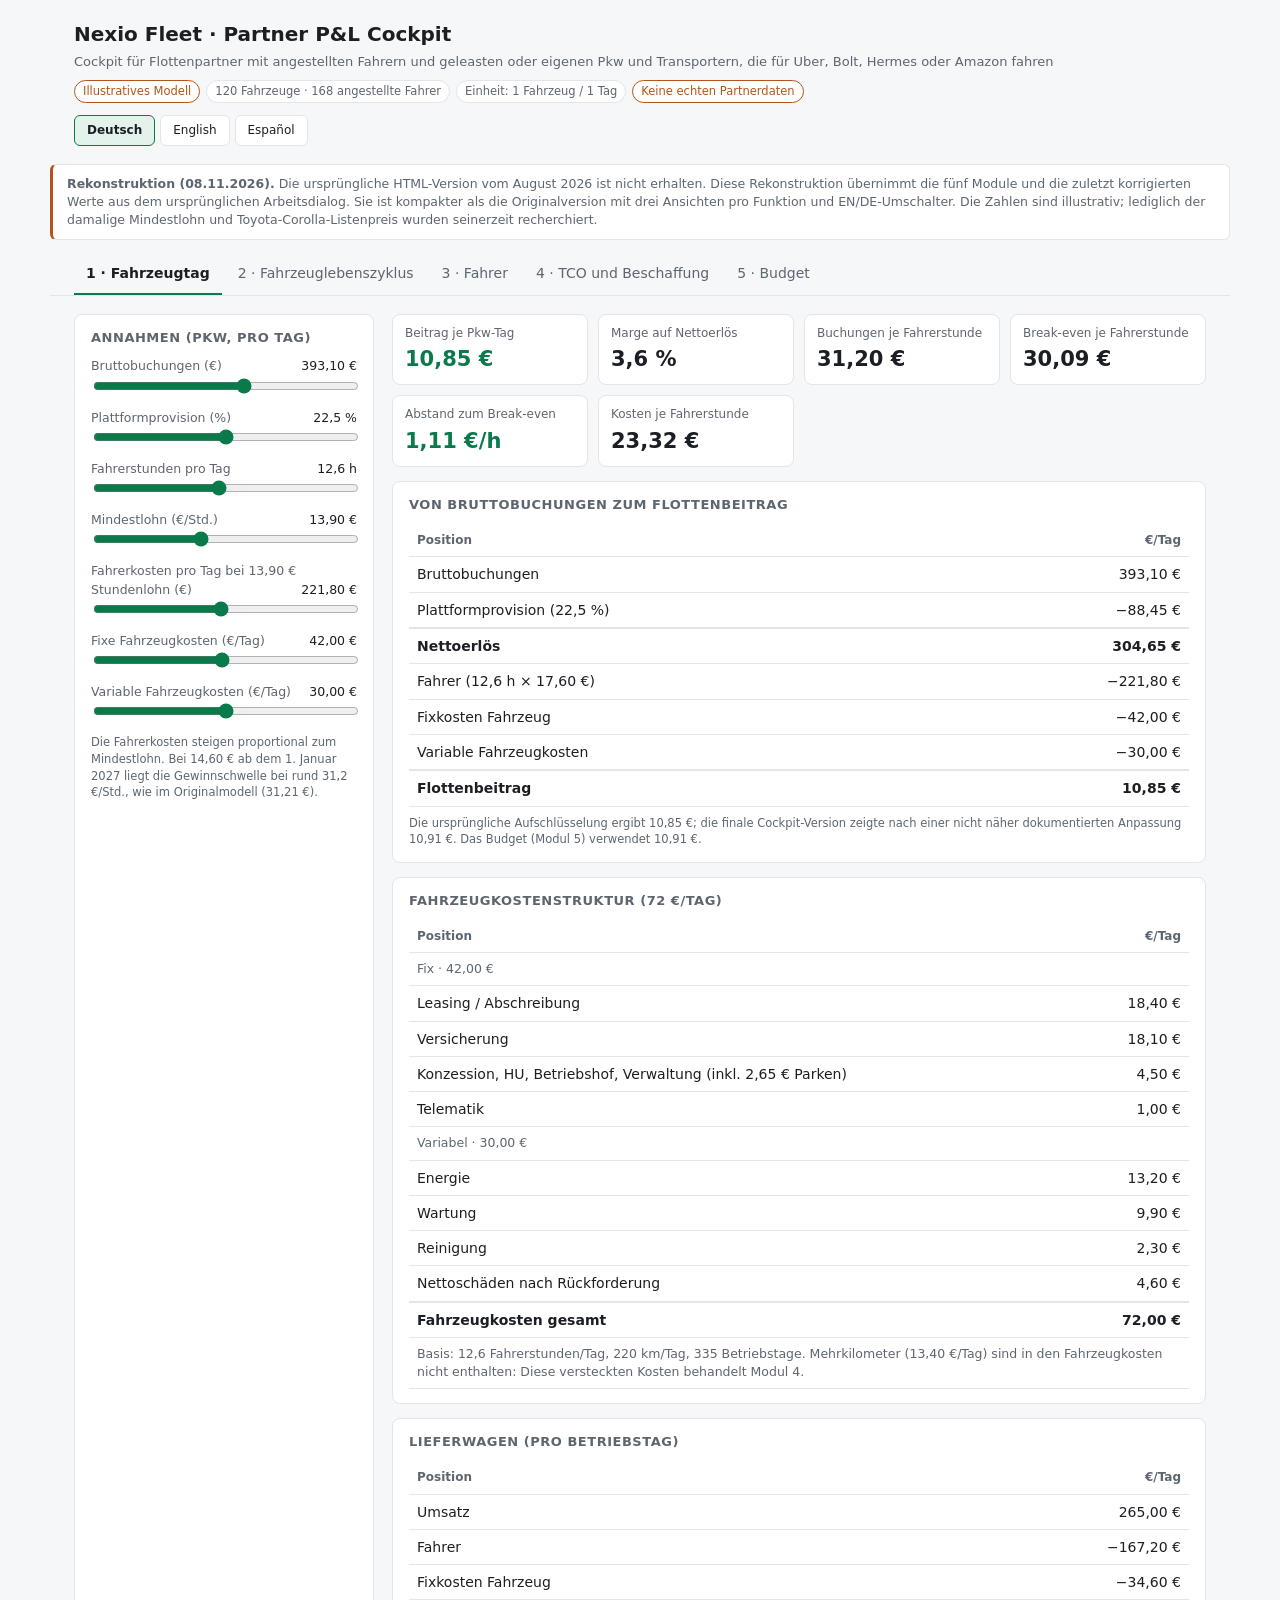
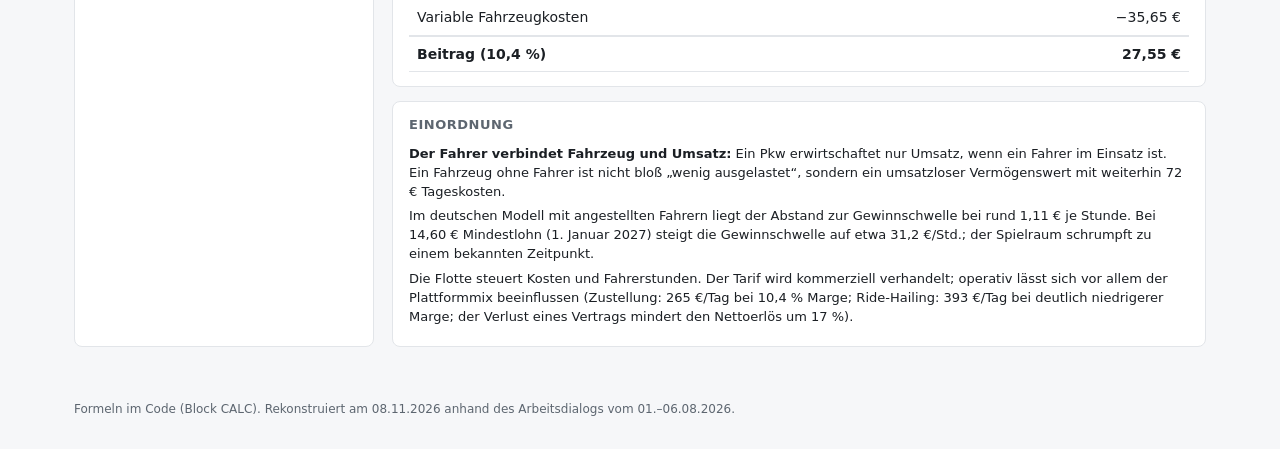
<file: europcar/index.html>
<!doctype html>
<html lang="es">
<head>
<meta charset="utf-8">
<meta name="viewport" content="width=device-width, initial-scale=1">
<title>Nexio Partner P&amp;L Cockpit</title>
<style>
:root{
  --bg:#f6f7f9; --card:#ffffff; --ink:#1b1f24; --muted:#5d6670; --line:#e2e5e9;
  --accent:#0b7a4b; --accent-soft:#e3f2ea; --warn:#b4541a; --warn-soft:#fbeee4; --blue:#2c5d9e;
}
@media (prefers-color-scheme: dark){
  :root{ --bg:#121417; --card:#1b1e22; --ink:#e7eaee; --muted:#9aa3ad; --line:#2c3036;
         --accent:#3fbf86; --accent-soft:#17352a; --warn:#e8935a; --warn-soft:#3a2518; --blue:#7fa8e0; }
}
*{box-sizing:border-box}
body{margin:0;background:var(--bg);color:var(--ink);font:14px/1.45 system-ui,-apple-system,"Segoe UI",Roboto,sans-serif}
header{padding:20px 24px 8px;max-width:1180px;margin:0 auto}
h1{font-size:20px;margin:0 0 4px}
.sub{color:var(--muted);font-size:13px}
.pills{margin-top:8px;display:flex;gap:6px;flex-wrap:wrap}
.pill{font-size:11.5px;padding:2px 8px;border:1px solid var(--line);border-radius:12px;background:var(--card);color:var(--muted)}
.pill.w{border-color:var(--warn);color:var(--warn)}
.note{max-width:1180px;margin:10px auto 0;padding:10px 14px;border:1px solid var(--line);border-left:3px solid var(--warn);background:var(--card);border-radius:6px;font-size:12.5px;color:var(--muted)}
nav{max-width:1180px;margin:14px auto 0;padding:0 24px;display:flex;gap:4px;flex-wrap:wrap;border-bottom:1px solid var(--line)}
nav button{background:none;border:0;border-bottom:2px solid transparent;padding:9px 12px;color:var(--muted);font:inherit;cursor:pointer}
nav button.on{color:var(--ink);border-bottom-color:var(--accent);font-weight:600}
main{max-width:1180px;margin:0 auto;padding:18px 24px 40px}
section{display:none} section.on{display:block}
.grid{display:grid;grid-template-columns:300px 1fr;gap:18px}
@media (max-width:820px){.grid{grid-template-columns:1fr}}
.card{background:var(--card);border:1px solid var(--line);border-radius:8px;padding:14px 16px;margin-bottom:14px}
.card h3{margin:0 0 10px;font-size:13px;text-transform:uppercase;letter-spacing:.04em;color:var(--muted)}
label{display:block;margin:0 0 10px;font-size:12.5px;color:var(--muted)}
label span.v{float:right;color:var(--ink);font-variant-numeric:tabular-nums}
input[type=range]{width:100%;accent-color:var(--accent)}
.seg{display:flex;gap:6px;margin-bottom:10px}
.seg button{flex:1;padding:6px;border:1px solid var(--line);background:var(--bg);color:var(--ink);border-radius:5px;font:inherit;cursor:pointer}
.seg button.on{border-color:var(--accent);background:var(--accent-soft);font-weight:600}
.kpis{display:grid;grid-template-columns:repeat(auto-fit,minmax(170px,1fr));gap:10px;margin-bottom:14px}
.kpi{background:var(--card);border:1px solid var(--line);border-radius:8px;padding:10px 12px}
.kpi .l{font-size:12px;color:var(--muted)}
.kpi .n{font-size:21px;font-weight:600;font-variant-numeric:tabular-nums;margin-top:2px}
.kpi.good .n{color:var(--accent)} .kpi.bad .n{color:var(--warn)}
table{width:100%;border-collapse:collapse;font-variant-numeric:tabular-nums}
th,td{padding:7px 8px;border-bottom:1px solid var(--line);text-align:right}
th:first-child,td:first-child{text-align:left}
th{font-size:12px;color:var(--muted);font-weight:600}
tr.tot td{font-weight:600;border-top:2px solid var(--line)}
tr.best td{background:var(--accent-soft)}
tr.sub td{color:var(--muted);font-size:12.5px}
.read{font-size:13px} .read p{margin:6px 0}
.src{font-size:11.5px;color:var(--muted);margin-top:8px}
footer{max-width:1180px;margin:0 auto;padding:0 24px 30px;color:var(--muted);font-size:12px}
</style>
</head>
<body>
<header>
  <h1>Nexio Fleet · Partner P&amp;L Cockpit</h1>
  <div class="sub">Cockpit para socios de flota con conductores empleados y coches o furgonetas en leasing o propiedad, que trabajan para Uber, Bolt, Hermes o Amazon</div>
  <div class="pills"><span class="pill w">Modelo ilustrativo</span><span class="pill">120 vehículos · 168 conductores empleados</span><span class="pill">Unidad: 1 vehículo / 1 día</span><span class="pill w">No son datos de socios</span></div>
</header>
<div class="note"><b>Reconstrucción (08.11.2026).</b> El HTML original de agosto de 2026 no se conservó. Esta versión reproduce su estructura de cinco módulos y las cifras finales tras todas las correcciones, tomadas de la conversación de construcción. Es más compacta que el original (que tenía tres vistas por función y selector EN/DE). Las cifras son ilustrativas salvo el salario mínimo y el precio de lista del Toyota Corolla, que se buscaron entonces.</div>

<nav id="tabs">
  <button data-t="m1" class="on">1 · Vehículo-día</button>
  <button data-t="m2">2 · Vida del activo</button>
  <button data-t="m3">3 · Conductores</button>
  <button data-t="m4">4 · TCO y adquisición</button>
  <button data-t="m5">5 · Presupuesto</button>
</nav>

<main>
<!-- MODULE 1 -->
<section id="m1" class="on">
 <div class="grid">
  <div class="card"><h3>Supuestos (coche, por día)</h3>
   <label>Reservas brutas (€) <span class="v" data-out="gross"></span><input type="range" data-k="gross" min="250" max="500" step="0.1" value="393.1"></label>
   <label>Comisión de plataforma (%) <span class="v" data-out="comm"></span><input type="range" data-k="comm" min="10" max="35" step="0.5" value="22.5"></label>
   <label>Horas con conductor al día <span class="v" data-out="hours"></span><input type="range" data-k="hours" min="6" max="20" step="0.1" value="12.6"></label>
   <label>Salario mínimo (€/h) <span class="v" data-out="mw"></span><input type="range" data-k="mw" min="12.5" max="16" step="0.05" value="13.9"></label>
   <label>Coste de conductor por día al salario de 13,90 € (€) <span class="v" data-out="drv"></span><input type="range" data-k="drv" min="150" max="300" step="0.1" value="221.8"></label>
   <label>Vehículo fijo (€/día) <span class="v" data-out="fix"></span><input type="range" data-k="fix" min="25" max="60" step="0.1" value="42"></label>
   <label>Vehículo variable (€/día) <span class="v" data-out="var"></span><input type="range" data-k="var" min="15" max="45" step="0.05" value="30"></label>
   <div class="src">El coste del conductor se escala con el salario mínimo. A 14,60 € (1 de enero de 2027) el equilibrio sube a unos 31,2 €/h, como en el original (31,21 €).</div>
  </div>
  <div>
   <div class="kpis" id="k1"></div>
   <div class="card"><h3>De reservas brutas a contribución de flota</h3><table id="t1"></table>
    <div class="src">El desglose del original da 10,85 €; el cockpit final mostraba 10,91 € tras un ajuste que la conversación no detalla. El presupuesto (módulo 5) usa 10,91 €.</div></div>
   <div class="card"><h3>Pila de costes del vehículo (72 €/día)</h3><table id="t1b"></table></div>
   <div class="card"><h3>Furgoneta de reparto (por día operativo)</h3><table id="t1c"></table></div>
   <div class="card"><h3>Lectura</h3><div class="read" id="r1"></div></div>
  </div>
 </div>
</section>

<!-- MODULE 2 -->
<section id="m2">
 <div class="card"><h3>Venta por caída de disponibilidad</h3>
  <div class="kpis" id="k2"></div>
  <table>
   <tr><th>Banda de km</th><th>Disponibilidad</th><th>Mantenimiento €/km</th><th>Contribución neta €/km</th></tr>
   <tr><td>180.000–240.000</td><td>89,6 %</td><td>0,058 €</td><td>0,0995 €</td></tr>
   <tr><td>240.000–300.000</td><td>80,6 %</td><td>0,086 €</td><td>0,0494 €</td></tr>
  </table>
  <div class="read"><p>El primer umbral (215.000 km) se basaba en un cruce entre mantenimiento y valor residual, y era erróneo porque la depreciación por km baja con el kilometraje. El mecanismo real es que la disponibilidad se hunde: los días fuera de servicio pasan de 0,4 a 5,4 al mes (el supuesto más débil del modelo).</p>
  <p>La métrica de decisión es la <b>posición neta por año de propiedad</b>, porque el recurso escaso es la plaza en la flota: 3.369 € al año vendiendo a 240.000 km frente a 3.131 € a 268.000 km. Alerta del sistema a 220.000 km.</p></div>
 </div>
 <div class="card"><h3>Cohortes por kilometraje (reloj de km, no de calendario)</h3>
  <table>
   <tr><th>Indicador</th><th>Valor</th></tr>
   <tr><td>Vida media</td><td>244.000 km · 3,3 años</td></tr>
   <tr><td>Kilometraje anual (220 km × 335 días)</td><td id="km2"></td></tr>
   <tr><td>Cohortes</td><td>Sana · Desgaste acelerado · Siniestro total</td></tr>
   <tr><td>Siniestro total</td><td>11 % de la flota, a ~95.000 km; 149.000 km de vida perdida; 3.300 € de diferencia con la indemnización</td></tr>
   <tr><td>Contribución perdida por siniestros totales</td><td>260.000 € (antes etiquetada por error como "capital no recuperado", 412.000 €)</td></tr>
  </table>
  <div class="read"><p>Palancas del original: vender a 240.000 km; medir días fuera de servicio por banda; vender antes de que aparezca la avería; escalonar la renovación por trimestres; estandarizar en dos modelos, no siete.</p></div>
 </div>
</section>

<!-- MODULE 3 -->
<section id="m3">
 <div class="kpis" id="k3"></div>
 <div class="card"><h3>Coste de servir y rotación</h3>
  <table>
   <tr><th>Indicador</th><th>Valor</th></tr>
   <tr><td>Coste cargado del conductor</td><td>17,60 €/h</td></tr>
   <tr><td>Parte productiva (horas en viaje o en ruta ÷ horas pagadas)</td><td>82 %</td></tr>
   <tr><td>Rotación anual</td><td>68 % · 114 salidas sobre 168 conductores</td></tr>
   <tr><td>Coste por salida</td><td>1.780 € (600 € de caja en reclutamiento + 1.180 € de rampa de productividad)</td></tr>
   <tr><td>Salidas en los primeros 3 meses</td><td>41 %</td></tr>
  </table>
  <div class="src">Aviso del original: 1.180 € de la rampa ya están dentro de la tarifa de reservas; en el presupuesto solo cuentan los 600 € de caja (68.400 €), para no contarlo dos veces.</div>
 </div>
 <div class="card"><h3>Daños y responsabilidad</h3>
  <table>
   <tr><th>Indicador</th><th>Valor</th></tr>
   <tr><td>Incidentes</td><td>4,2 por 100.000 km</td></tr>
   <tr><td>Daño neto de recobro</td><td>4,60 €/vehículo-día</td></tr>
   <tr><td>Concentración</td><td>el decil superior de conductores causa el 41 % del coste de daños</td></tr>
   <tr><td>Fotos en cada cambio de turno</td><td>hacen atribuible el 27 % de los daños</td></tr>
   <tr><td>Tope legal de recobro a empleados</td><td>34 % del daño culposo</td></tr>
   <tr><td>Seguro (con experiencia)</td><td>6.600 €/vehículo/año; ~480 € por cada 1,0 incidente/100.000 km</td></tr>
  </table>
  <div class="read"><p>"Nexio es un problema de comportamiento": con el recobro limitado al 34 %, no se puede comprar el cumplimiento. Palancas: fotos en la entrega, números por conductor ("diecisiete conversaciones concretas"), condiciones de responsabilidad firmadas al contratar y umbrales en el sistema.</p></div>
 </div>
</section>

<!-- MODULE 4 -->
<section id="m4">
 <div class="grid">
  <div class="card"><h3>Exceso de kilometraje</h3>
   <label>Km al año por coche <span class="v" data-out="kmy"></span><input type="range" data-k="kmy" min="30000" max="110000" step="100" value="73700"></label>
   <label>Banda contratada (km/año) <span class="v" data-out="band"></span><input type="range" data-k="band" min="20000" max="110000" step="5000" value="40000"></label>
   <label>Tarifa primeros 10.000 km excedidos (€/km) <span class="v" data-out="e1"></span><input type="range" data-k="e1" min="0.05" max="0.25" step="0.01" value="0.11"></label>
   <label>Tarifa resto (€/km) <span class="v" data-out="e2"></span><input type="range" data-k="e2" min="0.05" max="0.3" step="0.01" value="0.16"></label>
   <div class="src">Devolución por km no usado ~0,035 €, frente a 0,10–0,16 € de cargo: "nunca por debajo de la banda; ligeramente por encima".</div>
  </div>
  <div>
   <div class="kpis" id="k4"></div>
   <div class="card"><h3>Coste real por modelo de adquisición (€/vehículo-día, base leasing neto)</h3><table id="t4"></table>
    <div class="read" id="r4"></div></div>
   <div class="card"><h3>Leasing frente a financiación en el P&amp;L</h3>
    <table>
     <tr><th></th><th>Leasing</th><th>Financiación</th></tr>
     <tr><td>Qué va al P&amp;L</td><td>La cuota (gasto = caja)</td><td>AfA (gasto operativo) + intereses (bajo el resultado operativo)</td></tr>
     <tr><td>Ejemplo de 500 €/mes</td><td>500 € de cargo</td><td>571,85 € de cargo frente a 500 € de caja</td></tr>
     <tr><td>Riesgo de valor residual</td><td>Arrendador</td><td>Operador</td></tr>
     <tr><td>Riesgo de kilometraje</td><td>Operador (exceso)</td><td>Ninguno</td></tr>
    </table>
    <div class="read"><p>AfA lineal a 6 años sobre 31.500 €: 437,50 €/mes. Depreciación económica real: 605,77 €/mes. El P&amp;L infravalora 6.563 € en 39 meses, que <b>aparecen de golpe como minusvalía al vender</b>. Sobre el Corolla (26.000 €), la AfA es ~361 €/mes.</p>
    <p>Un préstamo de 500 € sin entrada tarda 77 meses en pagarse frente a 39 de vida útil: en el mes 39 se deben 17.240 € por un coche que vale 7.875 €. Regla: "el préstamo debe terminar cuando termina el coche" (cuota final = valor residual).</p></div>
   </div>
   <div class="card"><h3>Totales a 39 meses por vehículo (chat)</h3>
    <table>
     <tr><th>Modelo</th><th>Total</th></tr>
     <tr><td>Compra al contado</td><td>21.480 €</td></tr>
     <tr><td>Financiación con cuota final</td><td>22.152 €</td></tr>
     <tr><td>Restwertleasing</td><td>~23.000 € (~596 €/mes)</td></tr>
     <tr><td>Kilometerleasing 40.000 km</td><td>37.739 €</td></tr>
     <tr><td>Leasing taxi Toyota (10.000 km/año, 269 €/mes)</td><td>33.316 €</td></tr>
    </table>
    <div class="read"><p>Restwertleasing funciona cuando el uso es predecible y el residual es pequeño: "Lo pesado no es el problema. Lo impredecible sí". La trampa es un residual fijado demasiado alto (~13.000 € frente a 7.540 € reales: 5.460 € a pagar). "El residual es todo el contrato".</p>
    <p>Estrategia: <b>base propia, capa flexible en leasing</b>, y negociar la banda de km o el plazo del préstamo antes que la cuota.</p></div>
   </div>
   <div class="card"><h3>Coste por km</h3>
    <div class="read"><p>Solo el 9,4 % de la pila de costes depende de los km: bajar de 260 a 150 km/día sube el coste por km un 65 % mientras el coste total baja un 4,6 %. Coste por km es una métrica de eficiencia, no de coste total.</p>
    <p>Otros datos del original: eléctrico 0,083 €/km frente a diésel 0,134 €/km (energía + mantenimiento); el regreso obligatorio al depósito (Rückkehrpflicht) cuesta 0,63 h/día = 11,09 €/vehículo-día.</p></div>
   </div>
  </div>
 </div>
</section>

<!-- MODULE 5 -->
<section id="m5">
 <div class="grid">
  <div class="card"><h3>Supuestos</h3>
   <div class="seg" id="mode"><button data-m="lease" class="on">Leasing 40.000 km</button><button data-m="fin">Financiación</button></div>
   <label>Contribución por coche-día (€) <span class="v" data-out="cc"></span><input type="range" data-k="cc" min="5" max="20" step="0.01" value="10.91"></label>
   <label>Coches <span class="v" data-out="cars"></span><input type="range" data-k="cars" min="20" max="300" step="1" value="96"></label>
   <label>Contribución por furgoneta-día operativo (€) <span class="v" data-out="vc"></span><input type="range" data-k="vc" min="10" max="45" step="0.05" value="27.55"></label>
   <label>Furgonetas <span class="v" data-out="vans"></span><input type="range" data-k="vans" min="0" max="100" step="1" value="24"></label>
   <div class="src">Coches 365 días, furgonetas 313 días operativos. La reserva por exceso de km se calcula en el módulo 4.</div>
  </div>
  <div>
   <div class="kpis" id="k5"></div>
   <div class="card"><h3>De contribución a resultado operativo</h3><table id="t5"></table>
    <div class="read"><p>"Los presupuestos se construyen a partir de facturas, así que los costes que no se facturan no se presupuestan": exceso de km, rotación y días parados.</p></div></div>
   <div class="card"><h3>Desviación de cierre de mes</h3>
    <table>
     <tr><th>Efecto</th><th>Cálculo</th><th>Importe</th></tr>
     <tr><td>Tasa</td><td>(9,40 € − 10,91 €) × 33.600 días</td><td id="vr"></td></tr>
     <tr><td>Volumen</td><td>(33.600 − 35.040 días) × 10,91 €</td><td id="vv"></td></tr>
     <tr class="tot"><td>Total</td><td></td><td id="vt"></td></tr>
    </table>
    <table style="margin-top:12px">
     <tr><th>Línea (informe de 4 líneas)</th><th>Importe</th><th>Responsable</th></tr>
     <tr><td>Reservas 31,20 € → 30,10 €/h</td><td>−33.264 €</td><td>Dispatch</td></tr>
     <tr><td>Daños 4,60 € → 5,15 €/día</td><td>−17.472 €</td><td>Gestión de conductores</td></tr>
     <tr><td>Cobertura 79 % → 75 %</td><td>−15.710 €</td><td>Captación de conductores</td></tr>
     <tr><td>Salario</td><td>0 €</td><td>Legal</td></tr>
    </table>
    <div class="src">Cada línea tiene un responsable: así la desviación se convierte en una conversación con una persona, no en un número de finanzas.</div>
   </div>
  </div>
 </div>
</section>
</main>

<footer>Fórmulas en el código (bloque CALC). Reconstruido el 08.11.2026 a partir de la conversación de construcción del 01–06.08.2026.</footer>

<script>
/*CALC-START*/
const CALC = {
  m1(s){
    const commission = s.gross*s.comm/100, net = s.gross-commission;
    const driver = s.drv*s.mw/13.9;                          // loaded driver cost per day scales with minimum wage
    const drvHour = driver/s.hours, vehicle = s.fix+s.var;
    const contrib = net-driver-vehicle;
    const grossH = s.gross/s.hours, netH = net/s.hours, costH = (driver+vehicle)/s.hours;
    const breakEven = costH/(1-s.comm/100);
    return {commission, net, drvHour, driver, vehicle, contrib, grossH, netH, costH, breakEven,
            headroom: grossH-breakEven, margin: contrib/net};
  },
  van(){ const r=265, d=167.2, f=34.6, v=35.65; return {r,d,f,v,c:r-d-f-v,m:(r-d-f-v)/r}; },
  excess(s){
    const ex=Math.max(0,s.kmy-s.band), first=Math.min(ex,10000), rest=Math.max(0,ex-10000);
    const year=first*s.e1+rest*s.e2;
    return {ex, year, day:year/365};
  },
  m4(s){
    const e=CALC.excess(s);
    const exDay=Math.round(e.day*100)/100;
    const models=[["Leasing neto, banda "+s.band.toLocaleString('de-DE')+" km + exceso",28.30+exDay],
                  ["Leasing neto 75.000 km",29.49],["Leasing financiero (568 €/mes)",28.56],["Compra",28.00]];
    const vals=models.map(m=>m[1]), max=Math.max(...vals), min=Math.min(...vals);
    return {e, models, spread:(max-min)*120*365, under:exDay/28.30};
  },
  m5(s){
    const cars=s.cc*s.cars*365, vans=s.vc*s.vans*313, contrib=cars+vans;
    const e=CALC.excess(s);
    const excessAccrual = s.mode==='lease' ? e.year*s.cars : 0;
    const finExtra = s.mode==='fin' ? 9365 : 0;
    const below=[["Reserva por exceso de km",-excessAccrual],["Personal de operaciones",-180000],["Socio / gerente",-80000],
                 ["Reclutamiento (114 salidas × 600 €)",-68400],["Oficina, IT, contabilidad, legal",-45000]];
    if(s.mode==='fin') below.push(["Coste adicional de financiación",-finExtra]);
    const result=contrib+below.reduce((a,b)=>a+b[1],0);
    return {cars, vans, contrib, below, result};
  },
  variance(){ const rate=(9.40-10.91)*33600, vol=(33600-35040)*10.91; return {rate, vol, tot:rate+vol}; }
};
/*CALC-END*/

const eur=(v,d=0)=>(v<0?'−':'')+Math.abs(v).toLocaleString('de-DE',{minimumFractionDigits:d,maximumFractionDigits:d})+' €';
const num=(v,d=0)=>v.toLocaleString('de-DE',{minimumFractionDigits:d,maximumFractionDigits:d});
const kpi=(l,n,c='')=>`<div class="kpi ${c}"><div class="l">${l}</div><div class="n">${n}</div></div>`;
const row=(a,b,c='')=>`<tr class="${c}"><td>${a}</td><td>${b}</td></tr>`;
let mode='lease';
const fmt={gross:v=>eur(v,2),comm:v=>num(v,1)+' %',hours:v=>num(v,1)+' h',mw:v=>eur(v,2),drv:v=>eur(v,2),fix:v=>eur(v,2),var:v=>eur(v,2),
  kmy:v=>num(v)+' km',band:v=>num(v)+' km',e1:v=>num(v,2)+' €',e2:v=>num(v,2)+' €',cc:v=>eur(v,2),cars:v=>num(v),vc:v=>eur(v,2),vans:v=>num(v)};
function state(){const s={mode};document.querySelectorAll('[data-k]').forEach(i=>s[i.dataset.k]=parseFloat(i.value)||0);return s;}

function render(){
  const s=state();
  document.querySelectorAll('[data-out]').forEach(o=>o.textContent=fmt[o.dataset.out](s[o.dataset.out]));
  const a=CALC.m1(s);
  document.getElementById('k1').innerHTML=
    kpi('Contribución por coche-día',eur(a.contrib,2),a.contrib>=0?'good':'bad')+
    kpi('Margen sobre ingreso neto',num(a.margin*100,1)+' %')+
    kpi('Reservas por hora con conductor',eur(a.grossH,2))+
    kpi('Equilibrio por hora con conductor',eur(a.breakEven,2))+
    kpi('Margen sobre el equilibrio',eur(a.headroom,2)+'/h',a.headroom>=0?'good':'bad')+
    kpi('Coste por hora con conductor',eur(a.costH,2));
  document.getElementById('t1').innerHTML='<tr><th>Línea</th><th>€/día</th></tr>'+
    row('Reservas brutas',eur(s.gross,2))+row('Comisión de plataforma ('+num(s.comm,1)+' %)',eur(-a.commission,2))+
    row('Ingreso neto',eur(a.net,2),'tot')+row('Conductor ('+num(s.hours,1)+' h × '+eur(a.drvHour,2)+')',eur(-a.driver,2))+
    row('Vehículo fijo',eur(-s.fix,2))+row('Vehículo variable',eur(-s.var,2))+row('Contribución de flota',eur(a.contrib,2),'tot');
  document.getElementById('t1b').innerHTML='<tr><th>Línea</th><th>€/día</th></tr>'+
    '<tr class="sub"><td colspan="2">Fijo · 42,00 €</td></tr>'+row('Leasing / depreciación','18,40 €')+row('Seguro','18,10 €')+row('Konzession, HU, depósito, administración (incl. 2,65 € de aparcamiento)','4,50 €')+row('Telemática','1,00 €')+
    '<tr class="sub"><td colspan="2">Variable · 30,00 €</td></tr>'+row('Energía','13,20 €')+row('Mantenimiento','9,90 €')+row('Limpieza','2,30 €')+row('Daños netos de recobro','4,60 €')+
    row('Total vehículo','72,00 €','tot')+'<tr class="sub"><td colspan="2">Base: 12,6 h con conductor/día, 220 km/día, 335 días operativos. El exceso de km (13,40 €/día) no está en la pila: es el coste oculto del módulo 4.</td></tr>';
  const v=CALC.van();
  document.getElementById('t1c').innerHTML='<tr><th>Línea</th><th>€/día</th></tr>'+row('Ingreso',eur(v.r,2))+row('Conductor',eur(-v.d,2))+row('Vehículo fijo',eur(-v.f,2))+row('Vehículo variable',eur(-v.v,2))+row('Contribución ('+num(v.m*100,1)+' %)',eur(v.c,2),'tot');
  document.getElementById('r1').innerHTML=
   `<p><b>El trabajo está entre el activo y el ingreso:</b> un coche solo gana dinero con un conductor sentado. Un coche sin conductor asignado no es "baja utilización", es un activo sin ingreso que sigue quemando 72 €/día.</p>
    <p>El modelo de conductor empleado en Alemania tiene un margen de unos ${eur(a.headroom,2)} por hora sobre el equilibrio. Con el salario mínimo a 14,60 € (1 de enero de 2027) el equilibrio sube a unos 31,2 €/h: el margen se cierra en una fecha conocida.</p>
    <p>La flota controla los costes y las horas con conductor; la tarifa es una negociación comercial cuya única palanca operativa es el mix de plataformas (reparto: 265 €/día y 10,4 % de margen; ride-hailing: 393 €/día y margen mucho menor; un contrato perdido elimina el 17 % del ingreso neto).</p>`;

  document.getElementById('k2').innerHTML=kpi('Venta óptima','240.000 km','good')+kpi('Venta real','268.000 km','bad')+kpi('Palanca por vehículo/año','238 €')+kpi('Palanca de flota (120)',eur((3369-3131)*120),'good');
  document.getElementById('km2').textContent=num(220*335)+' km';
  document.getElementById('k3').innerHTML=kpi('Coste anual de rotación',eur(114*1780))+kpi('Cobertura de turnos','79 %')+kpi('Parte productiva','82 %')+kpi('Recobro máximo a empleados','34 %','bad');

  const c=CALC.m4(s);
  document.getElementById('k4').innerHTML=kpi('Km excedidos al año',num(c.e.ex))+kpi('Coste de exceso por coche/año',eur(c.e.year),'bad')+kpi('Por vehículo-día',eur(c.e.day,2),'bad')+kpi('Flota de coches ('+num(s.cars)+')',eur(c.e.year*s.cars),'bad');
  const min=Math.min(...c.models.map(m=>m[1]));
  document.getElementById('t4').innerHTML='<tr><th>Modelo</th><th>€/vehículo-día</th></tr>'+c.models.map(m=>row(m[0],eur(m[1],2),m[1]===min?'best':'')).join('');
  document.getElementById('r4').innerHTML=`<p>El leasing de banda corta registra 28,30 €/día pero cuesta ${eur(28.30+c.e.day,2)}: se infravalora un <b>${num(c.under*100,1)} %</b>. Diferencia entre el modelo más caro y el más barato en 120 vehículos: <b>${eur(c.spread)}</b> al año, decidida una sola vez, en la firma.</p>`;

  const e=CALC.m5(s);
  document.getElementById('k5').innerHTML=kpi('Contribución de flota',eur(e.contrib))+kpi('Resultado operativo',eur(e.result),e.result>=0?'good':'bad')+kpi('Modo',mode==='lease'?'Leasing 40.000 km':'Financiación');
  document.getElementById('t5').innerHTML='<tr><th>Línea</th><th>€/año</th></tr>'+
    row('Coches: '+eur(s.cc,2)+' × '+num(s.cars)+' × 365',eur(e.cars))+row('Furgonetas: '+eur(s.vc,2)+' × '+num(s.vans)+' × 313',eur(e.vans))+
    row('Contribución de flota',eur(e.contrib),'tot')+e.below.map(b=>row(b[0],eur(b[1]))).join('')+row('Resultado operativo',eur(e.result),'tot');
  const vr=CALC.variance();
  document.getElementById('vr').textContent=eur(vr.rate); document.getElementById('vv').textContent=eur(vr.vol); document.getElementById('vt').textContent=eur(vr.tot);
}
document.querySelectorAll('[data-k]').forEach(i=>i.addEventListener('input',render));
document.getElementById('mode').addEventListener('click',ev=>{const m=ev.target.dataset.m;if(!m)return;mode=m;
  document.querySelectorAll('#mode button').forEach(b=>b.classList.toggle('on',b.dataset.m===m));render();});
document.getElementById('tabs').addEventListener('click',ev=>{const t=ev.target.dataset.t;if(!t)return;
  document.querySelectorAll('nav button').forEach(b=>b.classList.toggle('on',b.dataset.t===t));
  document.querySelectorAll('section').forEach(x=>x.classList.toggle('on',x.id===t));});
render();
</script>
<script src="./i18n.js"></script>
</body>
</html>
</file>
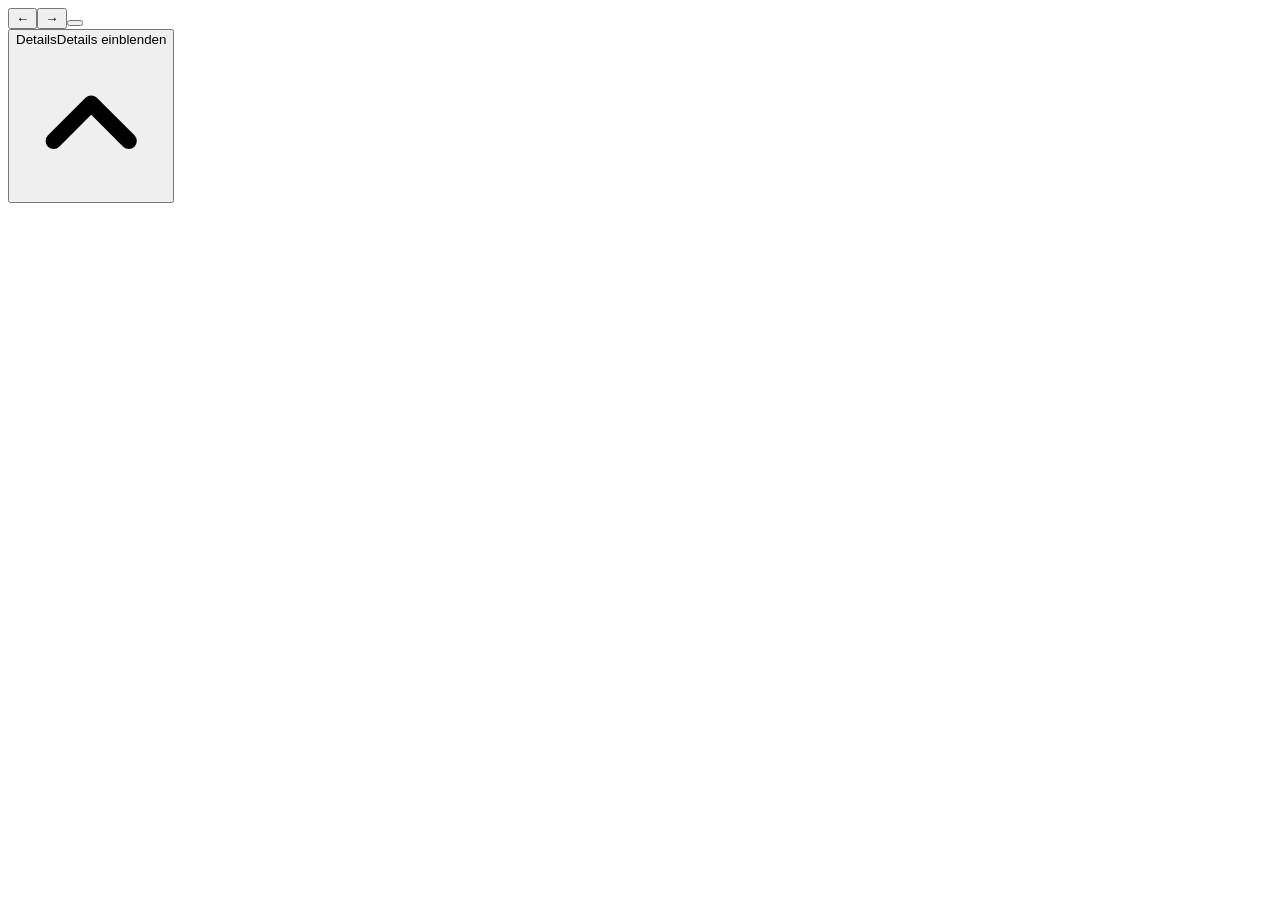
<file: europcar-praesentation/src/europcar_src.html>
<!DOCTYPE html>
<html lang="de" data-theme="light">
<head>
<meta charset="utf-8">
<meta name="viewport" content="width=device-width, initial-scale=1, viewport-fit=cover">
<title>Mein Beitrag bei Europcar</title>
<link rel="preconnect" href="https://fonts.googleapis.com">
<link rel="preconnect" href="https://fonts.gstatic.com" crossorigin>
<link href="https://fonts.googleapis.com/css2?family=Inter:wght@400;500;600;700;800&family=JetBrains+Mono:wght@500;600;700&display=swap" rel="stylesheet">
<style>
/*BASE_CSS*/
.note{display:inline-flex;align-items:center;gap:7px;font-size:.72rem;font-weight:600;color:var(--ec);background:var(--ec-bg);border:1px dashed #9db4d3;padding:4px 10px;border-radius:999px;margin-bottom:14px}
.hub{display:grid;grid-template-columns:repeat(3,minmax(0,1fr));gap:14px;position:relative}
@media (max-width:860px){.hub{grid-template-columns:1fr}}
.core{grid-column:1/-1;justify-self:center;display:flex;align-items:center;gap:12px;padding:12px 22px;border-radius:999px;background:var(--ec);color:#fff;font-weight:700;margin-bottom:6px}
.core small{font-weight:500;opacity:.8}
.task{border:1px solid var(--line);border-top:3px solid var(--ec);border-radius:12px;padding:16px;background:var(--panel)}
.task .n{font-family:"JetBrains Mono",monospace;font-size:.72rem;color:var(--ec);font-weight:700}
.task b{display:block;font-size:1rem;margin:4px 0 8px}
.task ul{margin:0;padding-left:17px;font-size:.84rem;color:var(--quiet)}
.task li{margin-bottom:3px}
.flowm{display:grid;grid-template-columns:minmax(0,1fr) 40px minmax(0,1fr);gap:10px 0;align-items:center}
@media (max-width:860px){.flowm{grid-template-columns:1fr}.flowm .ar{display:none}}
.flowm .h{font-size:.66rem;font-weight:700;text-transform:uppercase;letter-spacing:.08em;color:var(--quiet);padding-bottom:2px}
.flowm .a,.flowm .b{border-radius:12px;padding:12px 14px;font-size:.88rem}
.flowm .a{background:var(--gate-bg)}
.flowm .a small,.flowm .b small{display:block;font-size:.72rem;color:var(--quiet);font-weight:600}
.flowm .b{background:var(--ec-bg)}
.flowm .ar{text-align:center;color:var(--dim);font-size:1.1rem}
.principle{margin:0 0 18px;padding:12px 16px;border-left:3px solid var(--ec);background:var(--ec-bg);border-radius:0 12px 12px 0;font-size:.92rem}
.pillars{display:grid;grid-template-columns:repeat(3,minmax(0,1fr));gap:14px;margin:10px 0 24px}
@media (max-width:860px){.pillars{grid-template-columns:1fr}}
.pil{border-radius:14px;padding:22px 18px;text-align:center;background:var(--soft);position:relative}
.pil svg{width:40px;height:40px;margin:0 auto 10px;display:block}
.pil b{display:block;font-size:1.08rem}
.pil span{font-size:.8rem;color:var(--quiet)}
.plus{display:flex;justify-content:center;margin:-8px 0 16px}
.closing{text-align:center;max-width:62ch;margin:0 auto;font-size:1.05rem}
.closing b{color:var(--ec)}
.thanks{text-align:center;margin-top:22px;font-size:1.25rem;font-weight:700;letter-spacing:-.01em}
</style>
</head>
<body>
<div class="wrap">
<div class="bar" id="bar"></div>
<div id="stage">
  <div class="caption">
    <div><div class="ct" id="capT"></div><div class="ch" id="capH"></div></div>
    <div class="nav"><button id="prev" aria-label="Zurück">&larr;</button><span id="capN"></span><button id="next" aria-label="Weiter">&rarr;</button><i class="sep" aria-hidden="true"></i><button id="fsb" aria-label="Vollbild"></button></div>
  </div>
  <div class="board" id="board"></div>
  <div class="drawer" id="drawer">
    <button class="dh" id="dh" aria-expanded="false" aria-controls="detail"><span class="dt" id="dTag">Details</span><span class="dn" id="dName"></span><span class="dhint" id="dHint">Details einblenden</span><span class="dchev"><svg viewBox="0 0 16 16" fill="none" stroke="currentColor" stroke-width="1.7" stroke-linecap="round" stroke-linejoin="round"><path d="M4 10l4-4 4 4"/></svg></span></button>
    <div id="detail" aria-live="polite"></div>
  </div>
</div>
</div>
<script>
var NOTE='<div class="note"><svg width="13" height="13" viewBox="0 0 16 16" fill="none" stroke="currentColor" stroke-width="1.6"><circle cx="8" cy="8" r="6.2"/><path d="M8 7v4M8 5h0"/></svg>Mein Verständnis aus der Stellenausschreibung – keine Kenntnis interner Europcar-Systeme</div>';
window.VIEW={steps:[
 {t:'Mein Verständnis der Rolle',h:'Das Analytics Hub verbindet Daten, Wirtschaftlichkeit und Planung der Flotte.',
  render:function(el){
   var T=[['Daten verbinden',['Einkauf, Wartung, Schadenmanagement, Remarketing und Operations zusammenführen','Datenqualität sichern','Gemeinsame Kennzahlen definieren']],
          ['Wirtschaftlichkeit & Lebenszyklus',['TCO, Reparaturkosten, Standzeiten, Haltedauer und Restwerte analysieren','Flottenbedarf nach Nachfrage planen','Auslastung bewerten']],
          ['Planung & Szenarien',['Verantwortung für Jahres- und Budgetplanung','Verlässliche Forecasts und Szenarien','Gemeinsam mit Fleet Controlling']]];
   el.innerHTML=NOTE+'<div class="hub"><div class="core pop"><svg width="20" height="20" viewBox="0 0 20 20" fill="none" stroke="#fff" stroke-width="1.7"><circle cx="10" cy="10" r="3"/><circle cx="10" cy="10" r="8"/></svg>Analytics Hub <small>· Fleet Planning & Lifecycle Management</small></div>'+
   T.map(function(t,i){return'<div class="task fade" style="animation-delay:'+(.2+i*.15)+'s"><span class="n">0'+(i+1)+'</span><b>'+t[0]+'</b><ul>'+t[1].map(function(x){return'<li>'+x+'</li>'}).join('')+'</ul></div>'}).join('')+'</div>'},
  detail:{tag:'Grundlage',name:'Stellenausschreibung · Head of Fleet Planning & Lifecycle Management',
   html:'<div style="max-width:85ch"><p style="margin:0 0 8px">Nach meinem Verständnis soll das Team einen zentralen Analytics Hub stärken, der wichtige Entscheidungen in der Flottenplanung unterstützt.</p><p style="margin:0 0 8px">Ich sehe drei Aufgaben.</p><p style="margin:0 0 8px"><b>Erstens:</b> Daten aus Einkauf, Wartung, Schadenmanagement, Remarketing und Operations verbinden und gemeinsame KPIs schaffen.</p><p style="margin:0 0 8px"><b>Zweitens:</b> Den Lebenszyklus und die Wirtschaftlichkeit der Fahrzeuge analysieren, zum Beispiel TCO, Haltedauer, Standzeiten und Restwerte.</p><p style="margin:0 0 8px"><b>Drittens:</b> Verantwortung in der Jahres- und Budgetplanung übernehmen und gemeinsam mit Fleet Controlling Forecasts und Szenarien entwickeln.</p><p style="margin:0 0 8px">Das ist mein Verständnis aus der Stellenausschreibung, nicht aus internen Europcar-Systemen.</p><p style="margin:0 0 8px">Ich würde deshalb zuerst zuhören, die vorhandenen Modelle verstehen und dann mit dem Team Verbesserungen priorisieren.</p></div>'}},
 {t:'Wie ich vorgehe',h:'Erst verstehen, dann gemeinsam verbessern.',
  render:function(el){
   var M=[['Datenintegration','Nexio Fleet','Daten verbinden'],['Fleet Economics & BI','Nexio Fleet · BI-Modelle','Wirtschaftlichkeit & Lebenszyklus'],['Budgets & Szenarien','Bliq · BI','Planung & Szenarien'],['Teamführung','Bliq · vier direkte Mitarbeitende','Team von fünf Spezialisten']];
   el.innerHTML=NOTE+'<div class="principle fade">Ich würde nicht einfach mein Modell von Nexio übertragen. Zuerst möchte ich die vorhandenen Systeme, Prozesse und Modelle verstehen – gemeinsam mit Fleet Controlling, dem Fleet Director und den Fachbereichen.</div>'+
   '<div class="flowm"><div class="h">Meine Erfahrung</div><div></div><div class="h">Aufgabe bei Europcar</div>'+
   M.map(function(m,i){var d='style="animation-delay:'+(.2+i*.12)+'s"';return'<div class="a fade" '+d+'><b>'+m[0]+'</b><small>'+m[1]+'</small></div><div class="ar fade" '+d+'>→</div><div class="b fade" '+d+'><b>'+m[2]+'</b></div>'}).join('')+'</div>'},
  detail:{tag:'Vorgehen',name:'Erste Schritte',
   html:'<div class="cols"><div class="cell"><b class="h">Verstehen</b>Systeme, Datenflüsse, bestehende Modelle und Kennzahlen kennenlernen.</div><div class="cell"><b class="h">Abstimmen</b>Mit Fleet Controlling, Fleet Director und Fachbereichen klären, welche Entscheidungen die Analysen unterstützen sollen.</div><div class="cell"><b class="h">Verbessern</b>Gemeinsam priorisieren: zuerst Datenqualität und gemeinsame Definitionen, dann Modelle und Szenarien.</div></div>'}},
 {t:'Zusammengefasst',h:'Flottenbetrieb, Datenintegration und Teamführung.',
  render:function(el){
   var I={car:'<svg viewBox="0 0 40 40" fill="none" stroke="#1d4e89" stroke-width="2" stroke-linecap="round" stroke-linejoin="round"><path d="M7 25v-5l4-7h18l4 7v5z"/><circle cx="13" cy="27" r="3" fill="#fff"/><circle cx="27" cy="27" r="3" fill="#fff"/></svg>',
     data:'<svg viewBox="0 0 40 40" fill="none" stroke="#1d4e89" stroke-width="2" stroke-linecap="round"><ellipse cx="20" cy="11" rx="11" ry="4"/><path d="M9 11v18c0 2.2 4.9 4 11 4s11-1.8 11-4V11M9 20c0 2.2 4.9 4 11 4s11-1.8 11-4"/></svg>',
     team:'<svg viewBox="0 0 40 40" fill="none" stroke="#1d4e89" stroke-width="2" stroke-linecap="round"><circle cx="20" cy="13" r="5"/><circle cx="9" cy="17" r="3.5"/><circle cx="31" cy="17" r="3.5"/><path d="M11 33c0-5 4-9 9-9s9 4 9 9M3 31c0-3.5 2.5-6 6-6M37 31c0-3.5-2.5-6-6-6"/></svg>'};
   var P=[['car','Flottenbetrieb','Wolt · Bolt · Bliq · Nexio'],['data','Datenintegration','Von Quellen zu Entscheidungen'],['team','Teamführung','Klare Ziele · Coaching · Feedback']];
   el.innerHTML='<div class="kick" style="text-align:center;margin-top:6px">Meine Kombination</div><div class="pillars">'+P.map(function(p,i){return'<div class="pil pop" style="animation-delay:'+(i*.15)+'s">'+I[p[0]]+'<b>'+p[1]+'</b><span>'+p[2]+'</span></div>'}).join('')+'</div>'+
   '<div class="thanks fade" style="animation-delay:1s">Vielen Dank. Ich freue mich auf eure Fragen.</div>'},
  detail:{tag:'Fazit',name:'Was ich bei Europcar einbringe',
   html:'<p style="margin:0;max-width:85ch">Zusammengefasst bringe ich Erfahrung im Flottenbetrieb, in der Datenintegration und in der Teamführung mit. Genau diese Kombination möchte ich bei Europcar einbringen und weiterentwickeln.</p>'}}
]};
</script>
<script>/*ENGINE_JS*/</script>
</body>
</html>
</file>
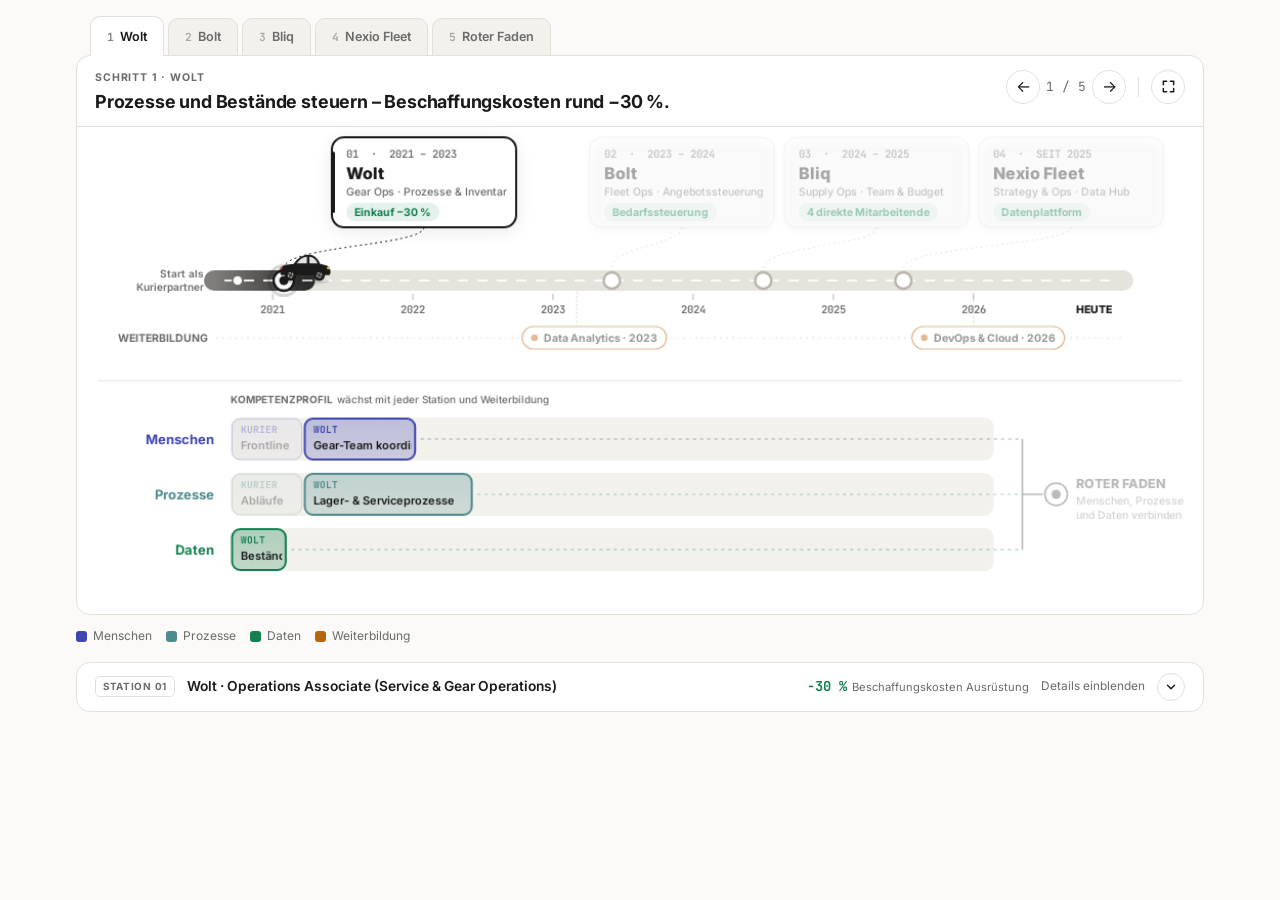
<file: europcar-praesentation/src/folie3_werdegang.html>
<!DOCTYPE html>
<html lang="de" data-theme="light">
<head>
<meta charset="utf-8">
<meta name="viewport" content="width=device-width, initial-scale=1, viewport-fit=cover">
<title>Folie 3 · Werdegang</title>
<link rel="preconnect" href="https://fonts.googleapis.com">
<link rel="preconnect" href="https://fonts.gstatic.com" crossorigin>
<link href="https://fonts.googleapis.com/css2?family=Inter:wght@400;500;600;700;800&family=JetBrains+Mono:wght@500;600;700&display=swap" rel="stylesheet">
<style>
:root{
  --bg:#fbfaf8;--panel:#ffffff;--ink:#1a1a1a;--quiet:#6b6b6b;--line:#e3e0da;--soft:#f3f1ec;
  --road:#e6e3dd;--road2:#1a1a1a;--flow:#13804f;--dim:#b9b5ad;
  --m:#3f46b0;--p:#4f8a8c;--d:#13804f;--e:#b8650f;
  --shadow:none;
}
*,*::before,*::after{box-sizing:border-box}
body{margin:0;background:var(--bg);color:var(--ink);font-family:Inter,-apple-system,BlinkMacSystemFont,sans-serif;font-size:15px;line-height:1.55;-webkit-font-smoothing:antialiased}
.wrap{max-width:1160px;margin:0 auto;padding:16px 16px 16px}
.bar{display:flex;flex-wrap:wrap;gap:4px;margin-bottom:-1px;padding:0 14px;align-items:flex-end;position:relative;z-index:1}
.bar button{padding:8px 16px;font:inherit;font-size:.79rem;font-weight:600;background:var(--soft);color:var(--quiet);border:1px solid var(--line);border-radius:10px 10px 0 0;cursor:pointer;transition:background .2s,color .2s}
.bar button:hover{color:var(--ink);background:#ece9e3}
.bar button.on{background:var(--panel);color:var(--ink);border-bottom-color:var(--panel);padding-top:10px}
.bar button .no{font-family:"JetBrains Mono",monospace;font-size:.7rem;opacity:.55;margin-right:6px}
.bar .sp{flex:1}
#stage{background:var(--bg)}
.frame{background:var(--panel);border:1px solid var(--line);border-radius:14px;overflow:hidden}
.caption{display:flex;gap:14px;align-items:flex-start;justify-content:space-between;padding:14px 18px 10px;border-bottom:1px solid var(--line)}
.caption .ct{font-size:.66rem;font-weight:700;text-transform:uppercase;letter-spacing:.08em;color:var(--quiet)}
.caption .ch{font-size:1.12rem;font-weight:700;margin:2px 0 0;letter-spacing:-.01em}
.caption .nav{display:flex;gap:6px;align-items:center;flex:none}
.scroll{overflow-x:auto;-webkit-overflow-scrolling:touch}
canvas{display:block;min-width:920px;width:100%;height:auto}
#stage:fullscreen{padding:24px 30px;display:flex;flex-direction:column;justify-content:center}
#stage:fullscreen .scroll{overflow:hidden}
#stage:fullscreen canvas{min-width:0;width:auto;max-width:100%;max-height:calc(100vh - 150px);margin:0 auto}
.detail{margin-top:16px;background:var(--panel);border:1px solid var(--line);border-radius:16px;box-shadow:var(--shadow);padding:22px 24px}
.dhead{display:flex;justify-content:space-between;gap:20px;align-items:flex-start;flex-wrap:wrap}
.kick{font-size:.64rem;font-weight:700;text-transform:uppercase;letter-spacing:.08em;color:var(--quiet)}
.detail h3{margin:4px 0 2px;font-size:1.25rem;letter-spacing:-.015em}
.meta{font-size:.84rem;color:var(--quiet)}
.hero{display:flex;gap:22px;flex-wrap:wrap}
.hero div{text-align:right}
.hero b{display:block;font-family:"JetBrains Mono",monospace;font-size:1.45rem;font-weight:700;letter-spacing:-.02em;line-height:1.1;color:var(--flow)}
.hero span{font-size:.72rem;color:var(--quiet)}
.grid3{display:grid;grid-template-columns:1.25fr 1fr 1fr;gap:12px;margin-top:16px}
@media (max-width:860px){.grid3{grid-template-columns:1fr !important}.hero div{text-align:left}}
.cell{background:var(--soft);border-radius:12px;padding:12px 14px;font-size:.86rem}
.cell .h{display:block;font-size:.62rem;font-weight:700;text-transform:uppercase;letter-spacing:.08em;color:var(--quiet);margin-bottom:6px}
.cell ul{margin:0;padding-left:16px}.cell li{margin-bottom:3px}
.cell.ev .h{color:var(--flow)}.cell.ec .h{color:var(--p)}
.tri{display:grid;grid-template-columns:repeat(3,minmax(0,1fr));gap:12px;margin-top:16px}
@media (max-width:760px){.tri{grid-template-columns:1fr}}
.tri .cell b.t{display:block;font-size:.9rem;margin-bottom:6px}
.chips{display:flex;flex-wrap:wrap;gap:6px;margin-top:14px}
.chip{display:inline-flex;align-items:center;gap:7px;font-size:.76rem;font-weight:600;padding:5px 11px;border-radius:999px;border:1px solid var(--line);background:var(--panel);color:var(--ink);cursor:pointer;font-family:inherit}
.chip:hover{border-color:var(--quiet)}
.sw{width:9px;height:9px;border-radius:3px;display:inline-block}
.tags{display:flex;flex-wrap:wrap;gap:5px;margin-top:4px}
.tags span{font-size:.72rem;font-weight:600;padding:2px 8px;border-radius:6px;background:var(--panel);border:1px solid var(--line)}
.fade{animation:fade .45s ease both}
@keyframes fade{from{opacity:0;transform:translateY(5px)}to{opacity:1;transform:none}}
@media (prefers-reduced-motion:reduce){.fade{animation:none}}
.dhead{cursor:pointer;user-select:none;align-items:center}
.dhead .dr{display:flex;align-items:center;gap:22px;flex-wrap:wrap}
.tog{display:inline-flex;align-items:center;gap:6px;font-size:.76rem;font-weight:600;padding:6px 12px;border-radius:999px;border:1px solid var(--line);background:var(--panel);color:var(--ink);white-space:nowrap}
.dhead:hover .tog{border-color:var(--quiet)}
.tog svg{transition:transform .3s ease}
.detail.open .tog svg{transform:rotate(180deg)}
.dbody{display:grid;grid-template-rows:0fr;transition:grid-template-rows .35s ease}
.detail.open .dbody{grid-template-rows:1fr}
.dbody>div{overflow:hidden;min-height:0}
.detail{padding:16px 22px}
.detail h3{font-size:1.1rem}
@media (prefers-reduced-motion:reduce){.dbody,.tog svg{transition:none}}
/* ---- gemeinsame Bedienelemente (wie Folie 4) ---- */
.caption .nav button{width:34px;height:34px;border-radius:999px;border:1px solid var(--line);background:transparent;color:var(--ink);font:inherit;font-size:1rem;cursor:pointer;display:inline-flex;align-items:center;justify-content:center;padding:0}
.caption .nav button:hover{border-color:var(--ink)}
.caption .nav button svg{width:15px;height:15px;display:block}
.caption .nav .sep{width:1px;height:20px;background:var(--line);margin:0 6px;min-width:0}
.caption .nav span#capN{font-family:"JetBrains Mono",monospace;font-size:.8rem;color:var(--quiet);min-width:38px;text-align:center}
.drawer{position:fixed;left:50%;bottom:0;transform:translateX(-50%);width:min(1128px,calc(100vw - 32px));z-index:20;
  background:var(--panel);border:1px solid var(--line);border-bottom:none;border-radius:14px 14px 0 0;box-shadow:0 -6px 24px rgba(0,0,0,.10)}
.dh{width:100%;display:flex;align-items:center;gap:12px;padding:10px 18px;background:transparent;border:0;color:var(--ink);font:inherit;cursor:pointer;text-align:left;border-radius:14px 14px 0 0}
.dh:hover .dchev{border-color:var(--ink)}
.dh .dt{font-size:.62rem;font-weight:700;text-transform:uppercase;letter-spacing:.07em;color:var(--quiet);border:1px solid var(--line);border-radius:5px;padding:2px 7px;white-space:nowrap}
.dh .dn{font-size:.86rem;font-weight:600;overflow:hidden;text-overflow:ellipsis;white-space:nowrap}
.dh .dhero{display:flex;gap:16px;margin-left:auto;white-space:nowrap}
.dh .dhero span{font-size:.7rem;color:var(--quiet)}
.dh .dhero b{font-family:"JetBrains Mono",monospace;font-size:.86rem;color:var(--flow);margin-right:5px}
.dh .dhint{font-size:.74rem;color:var(--quiet);white-space:nowrap}
.dh .dhero:empty+.dhint{margin-left:auto}
.dh .dchev{flex:none;width:28px;height:28px;border-radius:999px;border:1px solid var(--line);display:inline-flex;align-items:center;justify-content:center}
.dh .dchev svg{width:14px;height:14px;transition:transform .2s}
.drawer.open .dchev svg{transform:rotate(180deg)}
#detail{display:none;padding:2px 18px 18px;max-height:46vh;overflow-y:auto;border-top:1px solid var(--line)}
.drawer.open #detail{display:block;padding-top:14px}
@media (max-width:760px){.dh .dhint,.dh .dhero{display:none}}
.key{display:flex;flex-wrap:wrap;gap:14px;margin:12px 0 16px;font-size:.75rem;color:var(--quiet)}
.key span{display:inline-flex;align-items:center;gap:6px}
.key .sw{width:11px;height:11px;border-radius:3px;flex:none;display:inline-block}
/* Detailbereich öffnet nach unten (im Seitenfluss statt fixiert) */
.drawer{position:static;left:auto;bottom:auto;transform:none;width:auto;margin:14px 0 0;border:1px solid var(--line);border-radius:14px;box-shadow:none;z-index:auto}
.dh{border-radius:14px}
.drawer.open .dh{border-radius:14px 14px 0 0}
#detail{max-height:none;overflow:visible}
.dh .dchev svg{transform:rotate(180deg)}
.drawer.open .dchev svg{transform:none}
</style>
</head>
<body>
<div class="wrap">
<div class="bar" id="bar"></div>
<div id="stage">
  <div class="frame">
    <div class="caption">
      <div><div class="ct" id="capT"></div><div class="ch" id="capH"></div></div>
      <div class="nav"><button id="prev" aria-label="Zurück">&larr;</button><span id="capN"></span><button id="next" aria-label="Weiter">&rarr;</button><i class="sep" aria-hidden="true"></i><button id="fsb" aria-label="Vollbild" title="Vollbild (F)"></button></div>
    </div>
    <div class="scroll"><canvas id="c" aria-label="Werdegang als Route mit Stationen, Weiterbildung und wachsendem Kompetenzprofil"></canvas></div>
  </div>
  <div class="key">
    <span><i class="sw" style="background:var(--m)"></i>Menschen</span>
    <span><i class="sw" style="background:var(--p)"></i>Prozesse</span>
    <span><i class="sw" style="background:var(--d)"></i>Daten</span>
    <span><i class="sw" style="background:var(--e)"></i>Weiterbildung</span>
  </div>
  <div class="drawer" id="drawer">
    <button class="dh" id="dh" aria-expanded="false" aria-controls="detail"><span class="dt" id="dTag">Details</span><span class="dn" id="dName"></span><span class="dhero" id="dHero"></span><span class="dhint" id="dHint">Details einblenden</span><span class="dchev"><svg viewBox="0 0 16 16" fill="none" stroke="currentColor" stroke-width="1.7" stroke-linecap="round" stroke-linejoin="round"><path d="M4 10l4-4 4 4"/></svg></span></button>
    <div id="detail" aria-live="polite"></div>
  </div>
</div>
</div>

<script>
(function(){
var W=1100,H=476,cv=document.getElementById('c'),ctx=cv.getContext('2d');
var dpr=Math.max(1,Math.min(2.5,window.devicePixelRatio||1));cv.width=W*dpr;cv.height=H*dpr;ctx.setTransform(dpr,0,0,dpr,0,0);
var C={};function readVars(){var cs=getComputedStyle(document.documentElement);['--ink','--quiet','--line','--panel','--bg','--soft','--dim','--road','--road2','--m','--p','--d','--e','--flow'].forEach(function(k){C[k]=cs.getPropertyValue(k).trim()})}
readVars();if(window.matchMedia)window.matchMedia('(prefers-color-scheme: dark)').addEventListener('change',readVars);
function rgba(hex,a){var h=hex.replace('#','');if(h.length===3)h=h.replace(/./g,'$&$&');var n=parseInt(h,16);return'rgba('+(n>>16&255)+','+(n>>8&255)+','+(n&255)+','+a+')'}
function dark(){return false}

/* ---------- geometry ---------- */
var T0=2020.7,T1=2026.98,X0=150,X1=1010,NOW=2026.86;
function X(t){return X0+(t-T0)/(T1-T0)*(X1-X0)}
var RY=150,EY=206,PY=262;
var LANES=[{k:'m',n:'Menschen',y:PY+22},{k:'p',n:'Prozesse',y:PY+76},{k:'d',n:'Daten',y:PY+130}],RH=42,U=142,BX=150;

/* ---------- content (CV + portfolio, verified) ---------- */
var ST=[
 {id:'wolt',yrs:'2021 – 2023',co:'Wolt',sub:'Gear Ops · Prozesse & Inventar',chip:'Einkauf −30 %',t0:2021.08,t1:2023.08,
  title:'Operations Associate (Service & Gear Operations)',when:'Feb 2021 – Feb 2023 · davor ab Okt 2020 Kurierpartner',where:'Berlin, bundesweit 6 Städte',
  hero:[['−30 %','Beschaffungskosten Ausrüstung']],
  did:['Operative Prozesse im Gear Warehouse eingeführt und gesteuert','Lagerbestände analysiert, Abläufe verbessert','Ausrüstung zurückgenommen, aufbereitet und wieder ausgegeben','Courier-Onboarding und -Offboarding in Berlin, kleines Team von Gear Associates koordiniert'],
  ev:['Beschaffungskosten für Ausrüstung rund −30 % gegenüber dem Vorjahr','Rund 525 Kurierkontakte pro Woche in ein kategorisiertes Servicemodell überführt'],
  ec:'Bestände, Rückläufe und Wiederverwendung steuern: dieselbe Logik wie bei Fahrzeugen über den Lebenszyklus.',
  g:{m:1,p:1.5,d:.5},gl:{m:'Gear-Team koordiniert',p:'Lager- & Serviceprozesse',d:'Bestandsanalyse'},gs:{d:'Bestände'}},
 {id:'bolt',yrs:'2023 – 2024',co:'Bolt',sub:'Fleet Ops · Angebotssteuerung',chip:'Bedarfssteuerung',t0:2023.42,t1:2024.42,
  title:'Operations Specialist',when:'Jun 2023 – Jun 2024',where:'München / Süddeutschland',
  hero:[],
  did:['Mit Flottenpartnern gearbeitet: Partnerschaften, Account Management, Operations','Fahreraktivierung: Funnel von der Registrierung bis zur ersten Fahrt gemessen','Angebot entsprechend der Nachfrage geplant'],
  ev:['Aktivierung von ca. 25 % auf ca. 58 % bei über 1.000 Registrierungen in sechs Wochen','Stornoquote −18 % durch Maßnahmen mit Flottenpartnern'],
  ec:'Angebot an die Nachfrage anpassen ist der Kern der Flottenplanung.',
  g:{m:.5,p:.5,d:1},gl:{m:'Fahrer & Flottenpartner',p:'Onboarding-Funnel',d:'Funnel-Daten'},gs:{m:'Partner',p:'Funnel'}},
 {id:'bliq',yrs:'2024 – 2025',co:'Bliq',sub:'Supply Ops · Team & Budget',chip:'4 direkte Mitarbeitende',t0:2024.5,t1:2025.5,
  title:'Supply Operations Manager',when:'Jul 2024 – Jul 2025',where:'Berlin',
  hero:[['4','direkte Mitarbeitende']],
  did:['Vier direkte Mitarbeitende: Aufgaben verteilt, KPIs verfolgt, 1:1s, Coaching, Mitwirkung an Leistungsbeurteilungen','Supply-Budgets, KPIs und Partnerprogramme gesteuert','Earnings-per-Hour-Modell mit SLAs für Flottenpartner'],
  ev:['Partnerbindung von unter 50 % auf über 80 % nach Neugestaltung des Partnermodells','Funktionsübergreifender Pilot mit 3 Mio. € ARR in vier Monaten'],
  ec:'Ein Team von fünf Spezialisten führen, Budgets und KPIs steuern.',
  g:{m:1.5,p:.5,d:.5},gl:{m:'4 direkte Mitarbeitende',p:'SLAs & Partnerprogramme',d:'KPIs & Budgets'},gs:{p:'SLAs',d:'Budgets'}},
 {id:'nexio',yrs:'SEIT 2025',co:'Nexio Fleet',sub:'Strategy & Ops · Data Hub',chip:'Datenplattform',t0:2025.5,t1:NOW,
  title:'Senior Strategy & Operations Manager',when:'seit Jul 2025',where:'Berlin & Brandenburg',
  hero:[],
  did:['Seit dem Start an einer zentralen Daten- und Analyseplattform beteiligt','Anforderungen, Prozesse und KPIs definiert, Funktionen priorisiert','Umsetzung und Tests gemeinsam mit dem Entwicklerteam'],
  ev:['Im Einsatz bei 8 Flottenbetreibern mit über 800 Fahrern in Berlin und Brandenburg','Betreiber berichten rund 60–70 % weniger Verwaltungsaufwand je Compliance-Zyklus'],
  ec:'Datenintegration, gemeinsame KPIs und BI für TCO und P&L: genau das braucht ein Analytics Hub.',
  g:{m:.5,p:1,d:1.5},gl:{m:'Betreiber & Entwickler',p:'Anforderungen & Prozesse',d:'Datenplattform & BI'},gs:{m:'Betreiber',p:'Anforderungen'}}
];
var KUR={id:'kurier',co:'Kurier',t0:2020.75,t1:2021.08,g:{m:.5,p:.5},gl:{m:'Frontline: Kuriere',p:'Abläufe von innen'},gs:{m:'Frontline',p:'Abläufe'}};
var EDU=[
 {id:'da',co:'Ironhack',lab:'Data Analytics',yr:'2023',when:'Mär – Jun 2023',t0:2023.17,t1:2023.42,title:'Diploma Data Analytics',where:'Ironhack Berlin · Vollzeit',
  tags:['Python','MySQL','Tableau','Pandas','Statistik','Datenvisualisierung','Angewandtes ML'],
  ec:'Analysen und Modelle selbst verstehen, prüfen und mit Analysten auf Augenhöhe priorisieren.',g:{d:1},gl:{d:'Data Analytics'}},
 {id:'devops',co:'Ironhack',lab:'DevOps & Cloud',yr:'2026',when:'Jan – Mär 2026',t0:2026.0,t1:2026.21,title:'Diploma DevOps & Cloud Computing',where:'Ironhack Berlin',
  tags:['CI/CD','Terraform','Docker','Kubernetes','AWS','Azure','Monitoring','Cloud Governance'],
  ec:'Mit IT und Data Engineering über Datenpipelines, Cloud-Infrastruktur und den Betrieb eines Analytics Hubs sprechen.',g:{d:.5,p:.45},gl:{d:'Cloud & DevOps',p:'CI/CD'},gs:{d:'Cloud',p:'CI/CD'}}
];
var SEQ=[KUR,ST[0],EDU[0],ST[1],ST[2],ST[3],EDU[1]];

var STEPS=[
 {t:'Wolt',h:'Prozesse und Bestände steuern – Beschaffungskosten rund −30 %.',s:0},
 {t:'Bolt',h:'Flottenpartner, Fahreraktivierung, Angebot nach Nachfrage.',s:1},
 {t:'Bliq',h:'Mehr Verantwortung: Team, Budgets, KPIs, Partnerprogramme.',s:2},
 {t:'Nexio Fleet',h:'Eine zentrale Daten- und Analyseplattform mitentwickeln.',s:3},
 {t:'Roter Faden',h:'Heute: Menschen, Prozesse und Daten verbinden, um bessere Ergebnisse zu erreichen.'}
];
var step=0,sel=null,HIT=[],pulse=0,carT=T0+.02,target=NOW,profT=T0+.02,ptarget=NOW,wheel=0,moving=false;
var reduce=window.matchMedia&&window.matchMedia('(prefers-reduced-motion: reduce)').matches;
function prog(s){return Math.max(0,Math.min(1,(profT-s.t0)/(s.t1-s.t0)))}
function update(dt){var d=target-carT;moving=Math.abs(d)>.002;if(!moving){carT=target}else{var v=Math.sign(d)*Math.max(.4,Math.abs(d)*1.5)*dt;if(Math.abs(v)>Math.abs(d))v=d;carT+=v;wheel+=v*44}var pd=ptarget-profT;if(Math.abs(pd)<=.002)profT=ptarget;else{var pv=Math.sign(pd)*Math.max(.4,Math.abs(pd)*1.5)*dt;if(Math.abs(pv)>Math.abs(pd))pv=pd;profT+=pv}pulse+=dt}

/* ---------- drawing helpers ---------- */
function rr(x,y,w,h,r){r=Math.max(0,Math.min(r,w/2,h/2));ctx.beginPath();ctx.moveTo(x+r,y);ctx.arcTo(x+w,y,x+w,y+h,r);ctx.arcTo(x+w,y+h,x,y+h,r);ctx.arcTo(x,y+h,x,y,r);ctx.arcTo(x,y,x+w,y,r);ctx.closePath()}
function shadowOn(b){ctx.shadowColor=dark()?'rgba(0,0,0,.45)':'rgba(16,18,22,.10)';ctx.shadowBlur=b||14;ctx.shadowOffsetY=3}
function shadowOff(){ctx.shadowColor='transparent';ctx.shadowBlur=0;ctx.shadowOffsetY=0}
function activeS(){return STEPS[step].s!=null?STEPS[step].s:null}
function car(x,y){ctx.save();ctx.translate(x,y);
  var bounce=moving?Math.sin(pulse*28)*.5:0;
  ctx.fillStyle=rgba(C['--ink'],.14);ctx.beginPath();ctx.ellipse(0,1.5,24,3.2,0,0,6.3);ctx.fill();
  ctx.translate(0,bounce);
  ctx.fillStyle=C['--ink'];ctx.beginPath();
  ctx.moveTo(-24,-5);ctx.quadraticCurveTo(-25,-13,-19,-14);ctx.lineTo(-11,-15);ctx.quadraticCurveTo(-5,-24,4,-24);ctx.quadraticCurveTo(11,-24,15,-15);
  ctx.lineTo(21,-13.5);ctx.quadraticCurveTo(25.5,-12,25,-6);ctx.lineTo(24,-4);ctx.lineTo(-23,-4);ctx.closePath();ctx.fill();
  ctx.fillStyle=dark()?'rgba(20,22,26,.85)':'rgba(255,255,255,.88)';
  ctx.beginPath();ctx.moveTo(-8,-15.5);ctx.quadraticCurveTo(-3.5,-22,2,-22);ctx.lineTo(2,-15.5);ctx.closePath();ctx.fill();
  ctx.beginPath();ctx.moveTo(4.5,-15.5);ctx.lineTo(4.5,-22);ctx.quadraticCurveTo(9.5,-22,12.5,-15.5);ctx.closePath();ctx.fill();
  ctx.fillStyle='#f5c451';rr(21.5,-12,3,2.4,1);ctx.fill();ctx.fillStyle='#d9534f';rr(-24.5,-12,2.4,2.4,1);ctx.fill();
  [-14,14].forEach(function(wx){ctx.save();ctx.translate(wx,-4);ctx.fillStyle=C['--ink'];ctx.beginPath();ctx.arc(0,0,5.6,0,6.3);ctx.fill();
    ctx.fillStyle=C['--dim'];ctx.beginPath();ctx.arc(0,0,2.8,0,6.3);ctx.fill();ctx.rotate(wheel);ctx.strokeStyle=C['--ink'];ctx.lineWidth=1.1;
    ctx.beginPath();ctx.moveTo(-2.8,0);ctx.lineTo(2.8,0);ctx.moveTo(0,-2.8);ctx.lineTo(0,2.8);ctx.stroke();ctx.restore()});
  ctx.restore()}

/* ---------- main draw ---------- */
function draw(){HIT=[];ctx.clearRect(0,0,W,H);var as=activeS(),fin=step===4,thr=sel&&sel.type==='thread'?sel.k:null,eduSel=sel&&sel.type==='edu'?sel.i:null;
  /* road */
  ctx.lineCap='round';
  ctx.strokeStyle=C['--road'];ctx.lineWidth=20;ctx.beginPath();ctx.moveTo(X0-16,RY);ctx.lineTo(X1+12,RY);ctx.stroke();
  var gx=Math.max(X0-16,X(carT));
  if(gx>X0-15){var grad=ctx.createLinearGradient(X0-16,0,gx+1,0);grad.addColorStop(0,rgba(C['--road2'],.5));grad.addColorStop(1,rgba(C['--road2'],.9));
    ctx.strokeStyle=grad;ctx.lineWidth=20;ctx.beginPath();ctx.moveTo(X0-16,RY);ctx.lineTo(gx,RY);ctx.stroke()}
  ctx.lineCap='butt';ctx.strokeStyle=rgba(C['--panel'],.9);ctx.lineWidth=1.8;ctx.setLineDash([10,9]);ctx.beginPath();ctx.moveTo(X0-6,RY);ctx.lineTo(X1+4,RY);ctx.stroke();ctx.setLineDash([]);
  /* year ticks */
  for(var y=2021;y<=2026;y++){var xx=X(y);ctx.fillStyle=C['--dim'];ctx.fillRect(xx-.5,RY+13,1,6);
    ctx.font='600 10.5px "JetBrains Mono", monospace';ctx.fillStyle=C['--quiet'];ctx.textAlign='center';ctx.fillText(y,xx,RY+32)}
  ctx.font='800 10.5px Inter, sans-serif';ctx.fillStyle=C['--ink'];ctx.textAlign='center';ctx.fillText('HEUTE',X(NOW),RY+32);
  /* kurier start */
  var kx=X(KUR.t0);ctx.beginPath();ctx.arc(kx,RY,5,0,6.3);ctx.fillStyle=C['--panel'];ctx.fill();ctx.strokeStyle=C['--quiet'];ctx.lineWidth=1.6;ctx.stroke();
  ctx.font='600 10px Inter, sans-serif';ctx.fillStyle=C['--quiet'];ctx.textAlign='left';ctx.textAlign='right';ctx.fillText('Start als',X0-26,RY-3);ctx.fillText('Kurierpartner',X0-26,RY+10);
  /* weiterbildung lane */
  ctx.font='700 10.5px Inter, sans-serif';ctx.fillStyle=C['--quiet'];ctx.textAlign='right';ctx.fillText('WEITERBILDUNG',X0-22,EY+4);
  ctx.strokeStyle=C['--line'];ctx.lineWidth=1;ctx.setLineDash([2,4]);ctx.beginPath();ctx.moveTo(X0-14,EY);ctx.lineTo(X1+10,EY);ctx.stroke();ctx.setLineDash([]);
  EDU.forEach(function(e,i){var x0=X(e.t0),x1=X(e.t1),on=carT>=e.t0,hi=eduSel===i;ctx.font='700 10.5px Inter, sans-serif';var lab=e.lab+' · '+e.yr,pw=ctx.measureText(lab).width+30;
    var px=Math.min((x0+x1)/2-pw/2,X1+10-pw);
    ctx.strokeStyle=rgba(C['--e'],on?.55:.25);ctx.lineWidth=1;ctx.setLineDash([2,2]);ctx.beginPath();ctx.moveTo(x0,RY+11);ctx.lineTo(x0,EY-12);ctx.stroke();ctx.setLineDash([]);
    ctx.save();ctx.globalAlpha=on?1:.45;if(hi)shadowOn(10);rr(px,EY-11,pw,22,11);ctx.fillStyle=on?(dark()?'#3a2a1a':'#fdf3e7'):C['--panel'];ctx.fill();shadowOff();
    ctx.lineWidth=hi?2:1.2;ctx.strokeStyle=C['--e'];ctx.stroke();
    ctx.fillStyle=C['--e'];ctx.beginPath();ctx.arc(px+12,EY,3.2,0,6.3);ctx.fill();
    ctx.fillStyle=C['--ink'];ctx.textAlign='left';ctx.fillText(lab,px+21,EY+4);ctx.restore();
    HIT.push({type:'edu',i:i,x:px,y:EY-12,w:pw,h:24})});
  /* station cards */
  var BW=180,BY=10,BH=88,prev=-1e9;
  ST.forEach(function(s){var cx=(X(s.t0)+X(s.t1))/2;s._bx=Math.max(cx-BW/2,prev+BW+10);prev=s._bx});
  var over=ST[3]._bx+BW-(W-10);if(over>0)for(var q=3;q>=0;q--){ST[q]._bx-=over;if(q>0&&ST[q]._bx-ST[q-1]._bx>=BW+10)break}
  ST.forEach(function(s,i){var bx=s._bx,sx=X(s.t0),on=as==null||as===i,hi=as===i,reached=carT>=s.t0-.005;
    ctx.save();ctx.globalAlpha=on?1:.38;
    ctx.strokeStyle=hi?C['--ink']:C['--dim'];ctx.lineWidth=1;ctx.setLineDash([2,3]);ctx.beginPath();ctx.moveTo(bx+BW/2,BY+BH);ctx.bezierCurveTo(bx+BW/2,BY+BH+18,sx,RY-34,sx,RY-12);ctx.stroke();ctx.setLineDash([]);
    shadowOn(hi?18:10);rr(bx,BY,BW,BH,12);ctx.fillStyle=C['--panel'];ctx.fill();shadowOff();
    ctx.lineWidth=hi?2:1;ctx.strokeStyle=hi?C['--ink']:C['--line'];ctx.stroke();
    if(hi){ctx.fillStyle=C['--ink'];rr(bx,BY+14,3,BH-28,2);ctx.fill()}
    ctx.textAlign='left';ctx.fillStyle=C['--quiet'];ctx.font='600 10.5px "JetBrains Mono", monospace';ctx.fillText('0'+(i+1)+'  ·  '+s.yrs,bx+14,BY+20);
    ctx.fillStyle=C['--ink'];ctx.font='800 16px Inter, sans-serif';ctx.fillText(s.co,bx+14,BY+41);
    ctx.font='500 10.5px Inter, sans-serif';ctx.fillStyle=C['--quiet'];ctx.fillText(s.sub,bx+14,BY+57);
    ctx.font='700 10.5px Inter, sans-serif';var cw=ctx.measureText(s.chip).width+16;rr(bx+14,BY+64,cw,18,9);ctx.fillStyle=rgba(C['--flow'],dark()?.2:.11);ctx.fill();
    ctx.fillStyle=C['--flow'];ctx.fillText(s.chip,bx+22,BY+77);ctx.restore();
    ctx.beginPath();ctx.arc(sx,RY,hi?10:8,0,6.3);ctx.fillStyle=C['--panel'];ctx.fill();ctx.lineWidth=2.4;ctx.strokeStyle=reached?C['--ink']:C['--dim'];ctx.stroke();
    if(reached){ctx.beginPath();ctx.arc(sx,RY,hi?4.5:3.5,0,6.3);ctx.fillStyle=C['--ink'];ctx.fill()}
    if(hi){ctx.beginPath();ctx.arc(sx,RY,15+2.5*Math.sin(pulse*3),0,6.3);ctx.strokeStyle=rgba(C['--ink'],.18);ctx.lineWidth=3;ctx.stroke()}
    HIT.push({type:'s',i:i,x:bx,y:BY,w:BW,h:BH});HIT.push({type:'s',i:i,x:sx-14,y:RY-14,w:28,h:28})});
  car(X(carT),RY-1);
  /* competence profile */
  ctx.strokeStyle=C['--line'];ctx.lineWidth=1;ctx.beginPath();ctx.moveTo(20,PY-14);ctx.lineTo(W-20,PY-14);ctx.stroke();
  ctx.font='700 10px Inter, sans-serif';ctx.fillStyle=C['--quiet'];ctx.textAlign='left';ctx.fillText('KOMPETENZPROFIL',BX,PY+8);
  ctx.font='500 10px Inter, sans-serif';ctx.fillText('wächst mit jeder Station und Weiterbildung',BX+104,PY+8);
  var ends={},maxW=5.25*U;
  LANES.forEach(function(L){var k=L.k,col=C['--'+k],x=BX,dimRow=thr&&thr!==k;
    ctx.save();ctx.globalAlpha=dimRow?.3:1;ctx.font='700 13px Inter, sans-serif';ctx.fillStyle=col;ctx.textAlign='right';ctx.fillText(L.n,BX-16,L.y+RH/2+5);ctx.restore();
    HIT.push({type:'thread',k:k,x:14,y:L.y,w:BX-20,h:RH});
    rr(BX,L.y,maxW,RH,9);ctx.fillStyle=C['--soft'];ctx.fill();
    SEQ.forEach(function(s){var g=s.g&&s.g[k]||0;if(!g)return;var w=g*U*prog(s);if(w<6){x+=w;return}
      var si=ST.indexOf(s),ei=EDU.indexOf(s),act=(as!=null&&si===as)||(eduSel!=null&&ei===eduSel),dim=dimRow||(as!=null&&si!==as)||(eduSel!=null&&ei!==eduSel);
      var isEdu=ei>=0,fill=isEdu?C['--e']:col;
      ctx.save();ctx.globalAlpha=dim?.32:1;rr(x+1.5,L.y+1,w-3,RH-2,8);
      var gg=ctx.createLinearGradient(0,L.y,0,L.y+RH);gg.addColorStop(0,rgba(fill,act?(dark()?.42:.30):(dark()?.26:.16)));gg.addColorStop(1,rgba(fill,act?(dark()?.32:.22):(dark()?.18:.10)));
      ctx.fillStyle=gg;ctx.fill();ctx.lineWidth=act?2:1;ctx.strokeStyle=rgba(fill,act?1:.75);ctx.stroke();
      ctx.save();ctx.beginPath();ctx.rect(x+5,L.y,w-10,RH);ctx.clip();ctx.textAlign='left';
      ctx.font='700 9.5px "JetBrains Mono", monospace';ctx.fillStyle=fill;ctx.fillText((s.co==='Nexio Fleet'&&g<1?'NEXIO':s.co.toUpperCase()),x+10,L.y+15);
      ctx.font='600 11px Inter, sans-serif';ctx.fillStyle=C['--ink'];ctx.fillText((s.gs&&s.gs[k])||s.gl[k],x+10,L.y+31);ctx.restore();ctx.restore();
      if(si>=0)HIT.push({type:'s',i:si,x:x,y:L.y,w:w,h:RH});if(ei>=0)HIT.push({type:'edu',i:ei,x:x,y:L.y,w:w,h:RH});
      x+=w});
    ends[k]=x});
  /* roter faden */
  var bx2=BX+maxW+28,top=LANES[0].y+RH/2,bot=LANES[2].y+RH/2,mid=(top+bot)/2,a=fin?1:(carT>=NOW-.005?.55:.3);
  ctx.save();ctx.globalAlpha=a;
  LANES.forEach(function(L){var ly=L.y+RH/2;ctx.strokeStyle=C['--'+L.k];ctx.lineWidth=fin?2.2:1.3;ctx.setLineDash(fin?[]:[3,4]);ctx.beginPath();ctx.moveTo(ends[L.k]+4,ly);ctx.lineTo(bx2,ly);ctx.stroke();ctx.setLineDash([])});
  ctx.strokeStyle=C['--ink'];ctx.lineWidth=fin?2.6:1.6;ctx.beginPath();ctx.moveTo(bx2,top);ctx.lineTo(bx2,bot);ctx.moveTo(bx2,mid);ctx.lineTo(bx2+20,mid);ctx.stroke();
  var r=fin?12+1.6*Math.sin(pulse*3):11;if(fin)shadowOn(12);ctx.beginPath();ctx.arc(bx2+33,mid,r,0,6.3);ctx.fillStyle=C['--panel'];ctx.fill();shadowOff();ctx.stroke();
  ctx.beginPath();ctx.arc(bx2+33,mid,4.5,0,6.3);ctx.fillStyle=C['--ink'];ctx.fill();
  ctx.font='800 12.5px Inter, sans-serif';ctx.textAlign='left';ctx.fillStyle=C['--ink'];ctx.fillText('ROTER FADEN',bx2+52,mid-6);
  ctx.font='500 10.5px Inter, sans-serif';ctx.fillStyle=C['--quiet'];ctx.fillText('Menschen, Prozesse',bx2+52,mid+10);ctx.fillText('und Daten verbinden',bx2+52,mid+24);
  ctx.restore();HIT.push({type:'end',x:bx2-6,y:top,w:180,h:bot-top});
}
function loop(ts){var dt=Math.min(.05,((ts||0)-(loop.l||0))/1000);loop.l=ts||0;update(dt);draw();requestAnimationFrame(loop)}

/* ---------- detail panel ---------- */
var detail=document.getElementById('detail');
function li(a){return'<ul>'+a.map(function(x){return'<li>'+x+'</li>'}).join('')+'</ul>'}
var THREAD={m:{n:'Menschen',ec:'Ein Team von fünf Spezialisten führen und mit Fleet Controlling, Fleet Director und Fachbereichen zusammenarbeiten.'},
  p:{n:'Prozesse',ec:'Planungs-, Budget- und Forecast-Prozesse gemeinsam mit Fleet Controlling verbessern.'},
  d:{n:'Daten',ec:'Analytics Hub: Daten verbinden, gemeinsame KPIs, TCO, Lebenszyklus und Szenarien.'}};
function chips(){return'<div class="chips">'+LANES.map(function(L){return'<button class="chip" data-k="'+L.k+'"><i class="sw" style="background:var(--'+L.k+')"></i>'+L.n+'</button>'}).join('')+EDU.map(function(e,i){return'<button class="chip" data-e="'+i+'"><i class="sw" style="background:var(--e)"></i>'+e.lab+' · '+e.yr+'</button>'}).join('')+'</div>'}
function showDetail(){var tag,name,meta='',bd,hero=[],as=activeS();
  if(sel&&sel.type==='thread'){var k=sel.k,T=THREAD[k],items=SEQ.filter(function(s){return s.g[k]}).map(function(s){return'<b>'+(s.lab||s.co)+':</b> '+s.gl[k]});
    tag='Kompetenz';name=T.n;meta='Wie jede Station diesen Bereich geprägt hat';
    bd='<div class="grid3" style="grid-template-columns:1.4fr 1fr"><div class="cell"><span class="h">Station für Station</span>'+li(items)+'</div><div class="cell ec"><span class="h">Bei Europcar</span>'+T.ec+'</div></div>'+chips()}
  else if(sel&&sel.type==='edu'){var e=EDU[sel.i];
    tag='Weiterbildung';name=e.title;meta=e.where+' · '+e.when;
    bd='<div class="grid3" style="grid-template-columns:1.4fr 1fr"><div class="cell"><span class="h">Inhalte</span><div class="tags">'+e.tags.map(function(t){return'<span>'+t+'</span>'}).join('')+'</div></div>'+
      '<div class="cell ec"><span class="h">Relevanz für Europcar</span>'+e.ec+'</div></div>'+chips()}
  else if(as!=null){var s=ST[as];
    tag='Station 0'+(as+1);name=s.co+' · '+s.title;meta=s.when+' · '+s.where;hero=s.hero;
    bd='<div class="grid3"><div class="cell"><span class="h">Was ich gemacht habe</span>'+li(s.did)+'</div><div class="cell ev"><span class="h">Belege</span>'+li(s.ev)+'</div><div class="cell ec"><span class="h">Relevanz für Europcar</span>'+s.ec+'</div></div>'}
  else if(step===4||(sel&&sel.type==='end')){
    tag='Roter Faden';name='Menschen · Prozesse · Daten';meta='Bei Nexio kommen diese Erfahrungen zusammen: von operativen Anforderungen bis zur Entwicklung analytischer Lösungen.';
    bd='<div class="tri">'+['m','p','d'].map(function(k){return'<div class="cell"><b class="t" style="color:var(--'+k+')">'+THREAD[k].n+'</b>'+li(SEQ.filter(function(s){return s.g[k]}).map(function(s){return s.gl[k]}))+'<p style="margin:10px 0 0;font-size:.8rem;color:var(--quiet)"><b style="color:var(--ink)">Europcar:</b> '+THREAD[k].ec+'</p></div>'}).join('')+'</div>'}
  else{tag='Werdegang';name='Wolt → Bolt → Bliq → Nexio Fleet';meta='Von Operations zur datenbasierten Flottensteuerung · Weiterbildung in Data Analytics und DevOps';hero=[['4','Stationen'],['2','Weiterbildungen']];
    bd='<p style="margin:0;font-size:.9rem;max-width:80ch">Jede Station hat einen Bereich besonders gestärkt: Prozesse bei Wolt, Daten bei Bolt, Menschen bei Bliq. Bei Nexio Fleet kommen alle drei zusammen. Die Weiterbildungen in Data Analytics und DevOps vertiefen die technische Seite.</p>'+chips()}
  document.getElementById('dTag').textContent=tag;document.getElementById('dName').textContent=name;
  document.getElementById('dHero').innerHTML=hero.map(function(x){return'<span><b>'+x[0]+'</b>'+x[1]+'</span>'}).join('');
  detail.innerHTML='<div class="fade"><div class="meta" style="margin-bottom:2px">'+meta+'</div>'+bd+'</div>';
  detail.querySelectorAll('[data-k]').forEach(function(b){b.onclick=function(){sel={type:'thread',k:b.dataset.k};showDetail()}});
  detail.querySelectorAll('[data-e]').forEach(function(b){b.onclick=function(){sel={type:'edu',i:+b.dataset.e};showDetail()}})}
var drawer=document.getElementById('drawer'),dh=document.getElementById('dh');
function setDrawer(o){if(o)setTimeout(function(){try{drawer.scrollIntoView({behavior:'smooth',block:'nearest'})}catch(e){}},40);drawer.classList.toggle('open',o);dh.setAttribute('aria-expanded',o);document.getElementById('dHint').textContent=o?'Ausblenden':'Details einblenden'}
dh.onclick=function(){setDrawer(!drawer.classList.contains('open'))};
/* ---------- UI ---------- */
var bar=document.getElementById('bar');
function build(){bar.innerHTML='';STEPS.forEach(function(s,i){var b=document.createElement('button');b.innerHTML='<span class="no">'+(i+1)+'</span>'+s.t;if(i===step)b.className='on';b.onclick=function(){setStep(i)};bar.appendChild(b)});
}
function caption(){document.getElementById('capT').textContent='Schritt '+(step+1)+' · '+STEPS[step].t;document.getElementById('capH').textContent=STEPS[step].h;
  document.getElementById('capN').textContent=(step+1)+' / '+STEPS.length}
window.__goto=function(i){if(typeof started!=="undefined"&&!started){window.__initStep=i;return}setStep(i)};
function setStep(i,keep){step=Math.max(0,Math.min(STEPS.length-1,i));sel=null;
  var s=STEPS[step].s;target=s==null?NOW:ST[s].t0+.15;ptarget=s!=null?ST[s].t1:NOW;if(step===0&&!keep)carT=profT=T0+.02;if(reduce){carT=target;profT=ptarget}
  caption();build();showDetail()}
function fs(){var st=document.getElementById('stage');if(!document.fullscreenElement&&st.requestFullscreen)st.requestFullscreen();else if(document.exitFullscreen)document.exitFullscreen()}
var IC={full:'<svg viewBox="0 0 16 16" fill="none" stroke="currentColor" stroke-width="1.6" stroke-linecap="round" stroke-linejoin="round"><path d="M2.5 6V2.5H6M10 2.5h3.5V6M13.5 10v3.5H10M6 13.5H2.5V10"/></svg>',
 exit:'<svg viewBox="0 0 16 16" fill="none" stroke="currentColor" stroke-width="1.6" stroke-linecap="round" stroke-linejoin="round"><path d="M6 2.5V6H2.5M13.5 6H10V2.5M10 13.5V10h3.5M2.5 10H6v3.5"/></svg>'};
var fsB=document.getElementById('fsb');function updIcons(){var f=!!document.fullscreenElement;fsB.innerHTML=f?IC.exit:IC.full;fsB.title=f?'Vollbild beenden (F)':'Vollbild (F)'}
fsB.onclick=fs;document.addEventListener('fullscreenchange',updIcons);updIcons();
function pos(e){var r=cv.getBoundingClientRect();return[(e.clientX-r.left)*W/r.width,(e.clientY-r.top)*H/r.height]}
function hitAt(p){var hit=null;HIT.forEach(function(b){if(p[0]>=b.x&&p[0]<=b.x+b.w&&p[1]>=b.y&&p[1]<=b.y+b.h)hit=b});return hit}
cv.addEventListener('click',function(e){var hit=hitAt(pos(e));
  if(!hit){sel=null;showDetail();return}
  if(hit.type==='s'){setStep(hit.i);return}
  if(hit.type==='end'){setStep(4);return}
  if(hit.type==='edu'){sel={type:'edu',i:hit.i};showDetail();return}
  sel=(sel&&sel.k===hit.k)?null:{type:'thread',k:hit.k};showDetail()});
cv.addEventListener('mousemove',function(e){cv.style.cursor=hitAt(pos(e))?'pointer':'default'});
document.getElementById('prev').onclick=function(){setStep(step-1,true)};document.getElementById('next').onclick=function(){setStep(step+1)};
document.addEventListener('keydown',function(e){if(e.key==='ArrowRight'||e.key===' '||e.key==='PageDown'){e.preventDefault();setStep(step+1)}
  else if(e.key==='ArrowLeft'||e.key==='PageUp'){e.preventDefault();setStep(step-1,true)}
  else if(e.key==='f'||e.key==='F')fs();else if(e.key==='Escape'){if(drawer.classList.contains('open'))setDrawer(false);else{sel=null;showDetail()}}
  else if(e.key==='i'||e.key==='I')setDrawer(!drawer.classList.contains('open'))});
var started=false;function start(){started=true;setStep(window.__initStep||0);requestAnimationFrame(loop)}
if(document.fonts&&document.fonts.ready)document.fonts.ready.then(start);else start();
})();
</script>
</body>
</html>
</file>
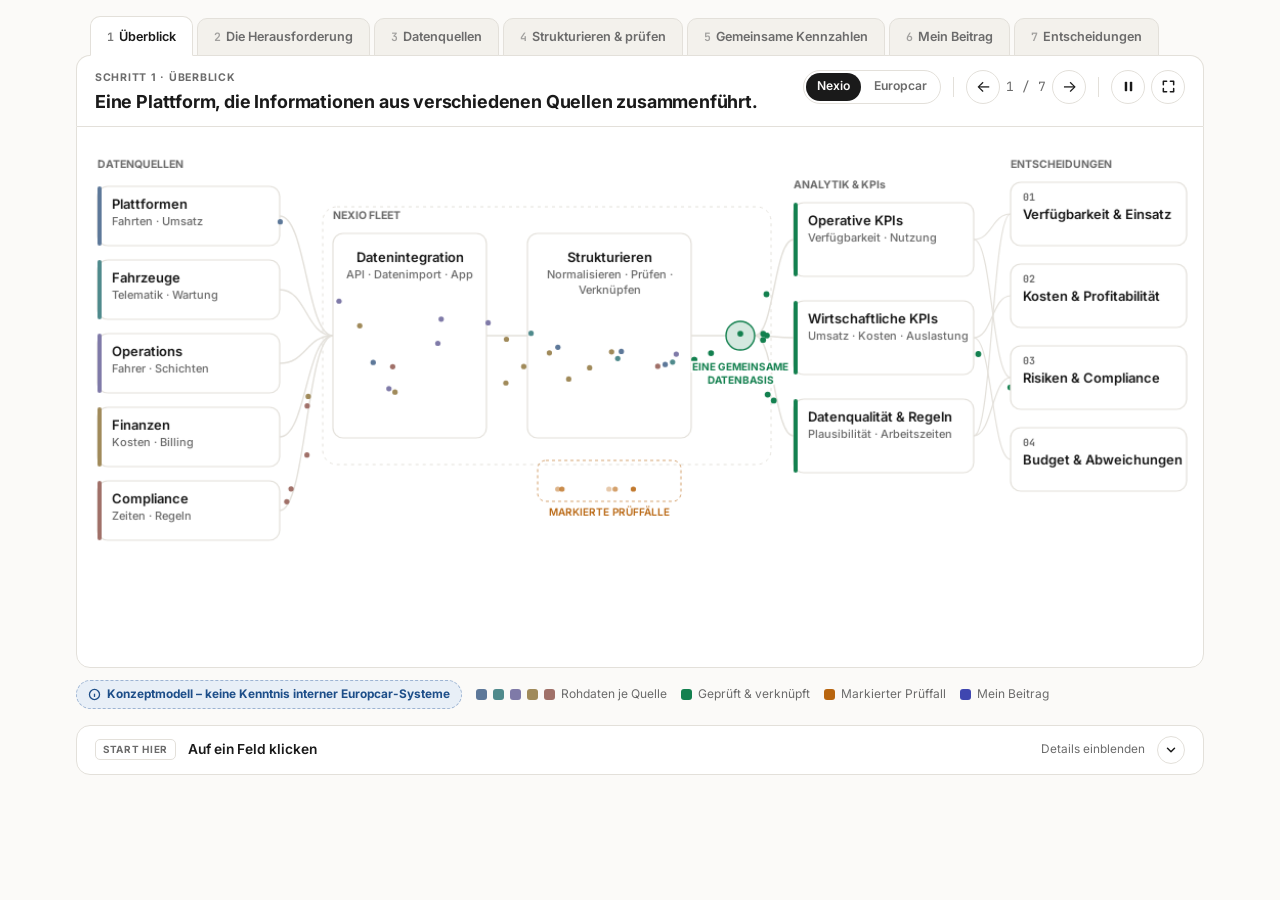
<file: europcar-praesentation/src/folie4_datenfluss.html>
<!DOCTYPE html>
<html lang="de" class="pnew" data-theme="light">
<head>
<meta charset="utf-8">
<meta name="viewport" content="width=device-width, initial-scale=1, viewport-fit=cover">
<title>Folie 4 · Nexio Datenfluss</title>
<link rel="preconnect" href="https://fonts.googleapis.com">
<link rel="preconnect" href="https://fonts.gstatic.com" crossorigin>
<link href="https://fonts.googleapis.com/css2?family=Inter:wght@400;500;600;700&family=JetBrains+Mono:wght@600;700&display=swap" rel="stylesheet">
<style>
:root{
  --bg:#fbfaf8;--panel:#fff;--ink:#1a1a1a;--quiet:#6b6b6b;--line:#e3e0da;
  --flow:#3a7d5d;--leak:#b45309;--gate:#8b2d6b;--gate-bg:#f7eaf2;--dim:#b9b5ad;
  --s1:#2f6db5;--s2:#0f8a8a;--s3:#7656c9;--s4:#a87a10;--s5:#c2417a;
  --ec:#1d4e89;--ec-bg:#e8eff7;
}
@media (prefers-color-scheme:dark){:root:not([data-theme="light"]){
  --bg:#161614;--panel:#1f1f1d;--ink:#f0eee9;--quiet:#a5a39d;--line:#33332f;
  --flow:#6ab98c;--leak:#e0a060;--gate:#d98cc0;--gate-bg:#2b1c26;--dim:#4a4a45;
  --s1:#7eb0e8;--s2:#5cc4c4;--s3:#a993ec;--s4:#d9b45a;--s5:#e88ab0;
  --ec:#7eb0e8;--ec-bg:#1a2432;
}}
:root[data-theme="dark"]{
  --bg:#161614;--panel:#1f1f1d;--ink:#f0eee9;--quiet:#a5a39d;--line:#33332f;
  --flow:#6ab98c;--leak:#e0a060;--gate:#d98cc0;--gate-bg:#2b1c26;--dim:#4a4a45;
  --s1:#7eb0e8;--s2:#5cc4c4;--s3:#a993ec;--s4:#d9b45a;--s5:#e88ab0;
  --ec:#7eb0e8;--ec-bg:#1a2432;
}
/* ---- Neue Palette: gedämpfte Quellen, klares Grün, Indigo für „Mein Beitrag“ ---- */
:root.pnew{
  --s1:#5d7899;--s2:#4f8a8c;--s3:#7f7aa8;--s4:#a08a5a;--s5:#a07068;
  --flow:#13804f;--leak:#b8650f;--gate:#3f46b0;--gate-bg:#eef0fb;
}
@media (prefers-color-scheme:dark){:root.pnew:not([data-theme="light"]){
  --s1:#8ea4c2;--s2:#7fb0b2;--s3:#a9a4cc;--s4:#c4b083;--s5:#c49a92;
  --flow:#46b884;--leak:#e09a4c;--gate:#959df0;--gate-bg:#1d2033;
}}
:root.pnew[data-theme="dark"]{
  --s1:#8ea4c2;--s2:#7fb0b2;--s3:#a9a4cc;--s4:#c4b083;--s5:#c49a92;
  --flow:#46b884;--leak:#e09a4c;--gate:#959df0;--gate-bg:#1d2033;
}
*,*::before,*::after{box-sizing:border-box}
body{margin:0;background:var(--bg);color:var(--ink);
  font-family:Inter,-apple-system,BlinkMacSystemFont,sans-serif;font-size:15px;line-height:1.55}
.wrap{max-width:1160px;margin:0 auto;padding:16px 16px 16px}
.tag{display:inline-block;font-size:.65rem;font-weight:700;text-transform:uppercase;
  letter-spacing:.06em;padding:3px 8px;border-radius:5px;border:1px solid var(--line);
  color:var(--quiet);margin-bottom:9px}
h1{font-size:1.45rem;font-weight:700;margin:0 0 6px;letter-spacing:-.015em}
.sub{color:var(--quiet);font-size:.9rem;margin:0 0 16px;max-width:72ch}
.bar{display:flex;flex-wrap:wrap;gap:4px;margin-bottom:-1px;padding:0 14px;align-items:flex-end;position:relative;z-index:1}
.bar button{padding:8px 16px;font:inherit;font-size:.79rem;font-weight:600;background:#f3f1ec;color:var(--quiet);border:1px solid var(--line);border-radius:10px 10px 0 0;cursor:pointer;transition:background .2s,color .2s}
.bar button:hover{color:var(--ink);background:#ece9e3}
.bar button.on{background:var(--panel);color:var(--ink);border-bottom-color:var(--panel);padding-top:10px}
.bar button .no{font-family:"JetBrains Mono",monospace;font-size:.72rem;opacity:.6;margin-right:5px}
.bar .sp{flex:1}
#stage{background:var(--bg)}
.caption{display:flex;gap:14px;align-items:flex-start;justify-content:space-between;
  border:1px solid var(--line);border-bottom:none;border-radius:14px 14px 0 0;background:var(--panel);
  padding:14px 18px 10px}
.caption .ct{font-size:.66rem;font-weight:700;text-transform:uppercase;letter-spacing:.07em;color:var(--quiet)}
.caption .ch{font-size:1.12rem;font-weight:700;margin:2px 0 0;letter-spacing:-.01em}
.caption .nav{display:flex;gap:6px;align-items:center;flex:none}
.caption .nav button{width:34px;height:34px;border-radius:999px;border:1px solid var(--line);background:transparent;
  color:var(--ink);font:inherit;font-size:1rem;cursor:pointer;display:inline-flex;align-items:center;justify-content:center;padding:0}
.caption .nav button:hover{border-color:var(--ink)}
.caption .nav button svg{width:15px;height:15px;display:block}
.caption .nav .seg{display:inline-flex;border:1px solid var(--line);border-radius:999px;padding:2px;gap:2px}
.caption .nav .seg button{width:auto;height:28px;padding:0 11px;border:none;font-size:.76rem;font-weight:600;color:var(--quiet)}
.caption .nav .seg button:hover{color:var(--ink)}
.caption .nav .seg button.on{background:var(--ink);color:var(--bg)}
.caption .nav .seg button.on.ec{background:var(--ec);color:var(--panel)}
@media (max-width:720px){.caption{flex-wrap:wrap}.caption .nav{flex-wrap:wrap}}
.caption .nav .sep{width:1px;height:20px;background:var(--line);margin:0 6px;min-width:0}
.caption .nav span#capN{font-family:"JetBrains Mono",monospace;font-size:.8rem;color:var(--quiet);min-width:38px;text-align:center}
.scroll{overflow-x:auto;-webkit-overflow-scrolling:touch;border:1px solid var(--line);
  border-radius:0 0 14px 14px;background:var(--panel)}
canvas{display:block;min-width:900px;width:100%;height:auto;cursor:default}
#stage:fullscreen{padding:22px 28px;display:flex;flex-direction:column;justify-content:center}
#stage:fullscreen .scroll{overflow:hidden}
#stage:fullscreen canvas{min-width:0;width:auto;max-width:100%;max-height:calc(100vh - 170px);margin:0 auto}
#stage:fullscreen .key{justify-content:center}
.drawer{position:fixed;left:50%;bottom:0;transform:translateX(-50%);width:min(1128px,calc(100vw - 32px));z-index:20;
  background:var(--panel);border:1px solid var(--line);border-bottom:none;border-radius:14px 14px 0 0;box-shadow:0 -6px 24px rgba(0,0,0,.10)}
.dh{width:100%;display:flex;align-items:center;gap:12px;padding:10px 18px;background:transparent;border:0;color:var(--ink);
  font:inherit;cursor:pointer;text-align:left;border-radius:14px 14px 0 0}
.dh:hover .dchev{border-color:var(--ink)}
.dh .dt{font-size:.62rem;font-weight:700;text-transform:uppercase;letter-spacing:.07em;color:var(--quiet);
  border:1px solid var(--line);border-radius:5px;padding:2px 7px;white-space:nowrap}
.dh .dn{font-size:.86rem;font-weight:600;overflow:hidden;text-overflow:ellipsis;white-space:nowrap}
.dh .dhint{margin-left:auto;font-size:.74rem;color:var(--quiet);white-space:nowrap}
.dh .dchev{flex:none;width:28px;height:28px;border-radius:999px;border:1px solid var(--line);display:inline-flex;align-items:center;justify-content:center}
.dh .dchev svg{width:14px;height:14px;transition:transform .2s}
.drawer.open .dchev svg{transform:rotate(180deg)}
#detail{display:none;padding:2px 18px 18px;max-height:42vh;overflow-y:auto;border-top:1px solid var(--line)}
.drawer.open #detail{display:block;padding-top:14px}
#detail>.tag,#detail>h3{display:none}
#detail>p,#detail dl,#detail .check,#detail .ex{max-width:80ch}
@media (max-width:600px){.dh .dhint{display:none}}
.card{background:var(--panel);border:1px solid var(--line);border-radius:14px;padding:18px}
.card h3{margin:0 0 5px;font-size:1.05rem}
.card>p{margin:0 0 10px;font-size:.87rem;color:var(--quiet)}
dl{margin:10px 0 0;display:grid;grid-template-columns:auto 1fr;gap:6px 14px;font-size:.85rem}
dt{color:var(--quiet);font-weight:500;white-space:nowrap}
dd{margin:0}
.chip{display:inline-block;font-size:.72rem;font-weight:600;padding:2px 8px;border-radius:999px;
  border:1px solid var(--line);margin:0 4px 4px 0;cursor:pointer;background:transparent;color:var(--ink);font-family:inherit}
.chip:hover{border-color:var(--ink)}
.check{margin-top:12px;padding:10px 12px;border-radius:10px;border-left:3px solid var(--leak);background:var(--bg);font-size:.84rem}
.check b{color:var(--leak);font-size:.66rem;text-transform:uppercase;letter-spacing:.06em;display:block;margin-bottom:2px}
.ex{margin-top:10px;padding:10px 12px;border-radius:10px;border-left:3px solid var(--flow);background:var(--bg);font-size:.84rem}
.ex b{color:var(--flow);font-size:.66rem;text-transform:uppercase;letter-spacing:.06em;display:block;margin-bottom:2px}
ol.cues{margin:0;padding:0;list-style:none;counter-reset:c}
ol.cues li{counter-increment:c;padding:8px 10px 8px 38px;position:relative;border-radius:9px;cursor:pointer;
  font-size:.84rem;border:1px solid transparent}
ol.cues li::before{content:counter(c,decimal-leading-zero);position:absolute;left:10px;top:9px;
  font-family:"JetBrains Mono",monospace;font-size:.72rem;color:var(--quiet)}
ol.cues li b{display:block;font-size:.8rem}
ol.cues li span{color:var(--quiet)}
ol.cues li:hover{background:var(--bg)}
ol.cues li.on{border-color:var(--ink);background:var(--bg)}
ol.cues li.on span{color:var(--ink)}
.key{display:flex;flex-wrap:wrap;gap:14px;margin:12px 0 16px;font-size:.75rem;color:var(--quiet)}
.key span{display:inline-flex;align-items:center;gap:6px}
.sw{width:11px;height:11px;border-radius:3px;flex:none;display:inline-block}
kbd{font-family:"JetBrains Mono",monospace;font-size:.7rem;border:1px solid var(--line);border-radius:4px;padding:0 4px}
@media (max-width:600px){h1{font-size:1.2rem}.caption .ch{font-size:1rem}}
/* Detailbereich öffnet nach unten (im Seitenfluss statt fixiert) */
.drawer{position:static;left:auto;bottom:auto;transform:none;width:auto;margin:14px 0 0;border:1px solid var(--line);border-radius:14px;box-shadow:none;z-index:auto}
.dh{border-radius:14px}
.drawer.open .dh{border-radius:14px 14px 0 0}
#detail{max-height:none;overflow:visible}
.dh .dchev svg{transform:rotate(180deg)}
.drawer.open .dchev svg{transform:none}
.ecnote{display:none;align-items:center;gap:7px;font-size:.74rem;font-weight:700;color:var(--ec,#1d4e89);background:#e8eff7;border:1px dashed #9db4d3;padding:4px 11px;border-radius:999px}
body.ecmode .ecnote{display:inline-flex}
</style>
</head>
<body>
<div class="wrap">

<div class="bar" id="bar"></div>

<div id="stage">
  <div class="caption">
    <div><div class="ct" id="capT"></div><div class="ch" id="capH"></div></div>
    <div class="nav"><div class="seg" role="group" aria-label="Ansicht" title="Ansicht wechseln (E)"><button id="mNx" aria-pressed="true">Nexio</button><button id="mEc" class="ec" aria-pressed="false">Europcar</button></div><i class="sep" aria-hidden="true"></i><button id="prev" aria-label="Zurück">&larr;</button><span id="capN"></span><button id="next" aria-label="Weiter">&rarr;</button><i class="sep" aria-hidden="true"></i><button id="play" aria-label="Animation pausieren" title="Pause (P)"></button><button id="fsb" aria-label="Vollbild" title="Vollbild (F)"></button></div>
  </div>
  <div class="scroll"><canvas id="c" width="1100" height="528" aria-label="Animierter Datenfluss von den Datenquellen über Integration, Prüfung und KPIs zu Entscheidungen"></canvas></div>
  <div class="key">
  <span class="ecnote"><svg width="13" height="13" viewBox="0 0 16 16" fill="none" stroke="currentColor" stroke-width="1.6"><circle cx="8" cy="8" r="6.2"/><path d="M8 7v4M8 5h0"/></svg>Konzeptmodell – keine Kenntnis interner Europcar-Systeme</span>
  <span><i class="sw" style="background:var(--s1)"></i><i class="sw" style="background:var(--s2)"></i><i class="sw" style="background:var(--s3)"></i><i class="sw" style="background:var(--s4)"></i><i class="sw" style="background:var(--s5)"></i>Rohdaten je Quelle</span>
  <span><i class="sw" style="background:var(--flow)"></i>Geprüft &amp; verknüpft</span>
  <span><i class="sw" style="background:var(--leak)"></i>Markierter Prüffall</span>
  <span><i class="sw" style="background:var(--gate)"></i>Mein Beitrag</span>
</div>
  <div class="drawer" id="drawer">
    <button class="dh" id="dh" aria-expanded="false" aria-controls="detail"><span class="dt" id="dTag">Details</span><span class="dn" id="dName"></span><span class="dhint" id="dHint">Details einblenden</span><span class="dchev"><svg viewBox="0 0 16 16" fill="none" stroke="currentColor" stroke-width="1.7" stroke-linecap="round" stroke-linejoin="round"><path d="M4 10l4-4 4 4"/></svg></span></button>
    <div id="detail" aria-live="polite"></div>
  </div>
</div>

</div>

<script>
(function(){
var W=1100,H=528,OY=-46;
var cv=document.getElementById('c'),ctx=cv.getContext('2d');
var dpr=Math.max(1,Math.min(2,window.devicePixelRatio||1));
cv.width=W*dpr;cv.height=H*dpr;ctx.setTransform(dpr,0,0,dpr,0,0);
var C={};
function readVars(){var cs=getComputedStyle(document.documentElement);
  ['--ink','--quiet','--line','--flow','--leak','--gate','--gate-bg','--panel','--dim','--bg','--s1','--s2','--s3','--s4','--s5','--ec']
  .forEach(function(k){C[k]=cs.getPropertyValue(k).trim()})}
readVars();
if(window.matchMedia)window.matchMedia('(prefers-color-scheme: dark)').addEventListener('change',readVars);

/* ---------- content ---------- */
var STEPS=[
 {t:'Überblick',h:'Eine Plattform, die Informationen aus verschiedenen Quellen zusammenführt.',
  hEc:'Ein Analytics Hub, der die Daten aller Flottenbereiche zusammenführt.',
  cue:'Bei Nexio Fleet entwickeln wir eine Plattform, die Informationen aus verschiedenen Quellen zusammenführt.'},
 {t:'Die Herausforderung',h:'Wichtige Daten liegen in unterschiedlichen Systemen.',
  hEc:'Flottendaten liegen verteilt auf Einkauf, Werkstatt, Schäden, Verkauf und Stationen.',
  cue:'Eine zentrale Herausforderung ist, dass wichtige Daten oft in unterschiedlichen Systemen liegen.'},
 {t:'Datenquellen',h:'Fahrzeuge, Plattformen, Fahrer, Finanzen und Compliance – über API, Import und App.',
  hEc:'Einkauf, Instandhaltung, Schadenmanagement, Remarketing und Operations – aus den bestehenden Systemen.',
  cue:'Fahrzeugdaten, Telematik und Wartung · Uber und Bolt: Fahrten, Umsatz, Auslastung · Fahrer, Finanzen, Compliance.'},
 {t:'Strukturieren & prüfen',h:'Normalisieren, prüfen, verknüpfen – auffällige Datensätze werden markiert.',
  hEc:'Gemeinsam definieren, prüfen, verknüpfen – über das Fahrzeug von der Bestellung bis zum Verkauf.',
  cue:'Unser Ziel ist es, diese Daten zu strukturieren, ihre Qualität zu prüfen …'},
 {t:'Gemeinsame Kennzahlen',h:'Eine Datenbasis, gleiche Definitionen, gemeinsame KPIs.',
  hEc:'Ein Fahrzeug, eine Historie – gleiche Definitionen und KPIs für alle Bereiche.',
  cue:'… und gemeinsame Kennzahlen zu entwickeln.'},
 {t:'Mein Beitrag',h:'Von den Bedürfnissen der Flottenbetreiber bis zu Umsetzung und Tests.',
  hEc:'Von den Fragen der Fachbereiche bis zur Umsetzung mit Team und IT.',
  cue:'Ich definiere Anforderungen, Prozesse und KPIs, priorisiere Funktionen und arbeite mit dem Entwicklerteam an Umsetzung und Tests.'},
 {t:'Entscheidungen',h:'Verfügbarkeit, Auslastung, Kosten und Risiken.',
  hEc:'Bedarf, TCO und Haltedauer, Restwerte, Budget und Forecast.',
  cue:'So entstehen Lösungen, die Entscheidungen über Verfügbarkeit, Auslastung, Kosten und Risiken unterstützen.'}
];

var MODES={
 nexio:{
  src:[
   {n:'Plattformen',s:'Fahrten · Umsatz',body:'Daten von Plattformen wie Uber und Bolt: Fahrten, Umsatz und Auslastung.',chk:'Fahrt ohne eindeutige Zuordnung zu Fahrer oder Fahrzeug.'},
   {n:'Fahrzeuge',s:'Telematik · Wartung',body:'Fahrzeugdaten, Telematik und Wartungsinformationen.',chk:'Kilometerstand aus der Telematik passt nicht zur Werkstattrechnung.'},
   {n:'Operations',s:'Fahrer · Schichten',body:'Fahrer, Schichten und die Zuordnung von Fahrer zu Fahrzeug.',chk:'Überlappende Schichten oder eine Schicht ohne Fahrzeug.'},
   {n:'Finanzen',s:'Kosten · Billing',body:'Kosten und Abrechnung (Billing).',chk:'Kostenposition ohne Bezug zu Fahrzeug oder Kostenstelle.'},
   {n:'Compliance',s:'Zeiten · Regeln',body:'Arbeitszeiten und Regeln, die der Betrieb einhalten muss.',chk:'Arbeitszeit über der zulässigen Grenze.'}
  ],
  head:['DATENQUELLEN','NEXIO FLEET','ANALYTIK & KPIs','ENTSCHEIDUNGEN'],
  int:{n:'Datenintegration',s:'API · Datenimport · App',body:'Daten kommen über API, Datenimport und App in die Plattform: ein Ort statt vieler getrennter Systeme.'},
  str:{n:'Strukturieren',s:'Normalisieren · Prüfen · Verknüpfen',body:'Normalisieren: gleiche Formate und Definitionen. Prüfen: Plausibilitätsregeln. Verknüpfen: Fahrt, Fahrer, Fahrzeug und Kosten gehören zusammen. Auffällige Datensätze werden markiert, nicht stillschweigend übernommen.'},
  base:{n:'Gemeinsame Datenbasis',body:'Eine Datenbasis mit gemeinsamen Definitionen: Alle sprechen über dieselbe Zahl.'},
  kpi:[
   {n:'Operative KPIs',s:'Verfügbarkeit · Nutzung',body:'Wie viele Fahrzeuge sind einsatzbereit, und wie intensiv werden sie genutzt?',ex:'Verfügbarkeit = einsatzbereite Fahrzeugtage ÷ Fahrzeugtage gesamt'},
   {n:'Wirtschaftliche KPIs',s:'Umsatz · Kosten · Auslastung',body:'Was verdient ein Fahrzeug, was kostet es, und wie gut ist es ausgelastet?',ex:'Ergebnis je Fahrzeug und Monat = Umsatz − variable Kosten − fixe Kosten'},
   {n:'Datenqualität & Regeln',s:'Plausibilität · Arbeitszeiten',body:'Sind die Daten vollständig und plausibel, und werden die Regeln eingehalten?',ex:'Anteil der Datensätze, die alle Prüfregeln bestehen'}
  ],
  dec:[
   {n:'Verfügbarkeit & Einsatz',body:'Welche Fahrzeuge sind einsatzbereit, und wo fehlen Fahrer oder Fahrzeuge?'},
   {n:'Kosten & Profitabilität',body:'Welche Fahrzeuge verdienen Geld, und welche kosten mehr, als sie bringen?'},
   {n:'Risiken & Compliance',body:'Wo entstehen Risiken: bei Arbeitszeiten, Regeln oder der Datenqualität?'},
   {n:'Budget & Abweichungen',body:'Wo weicht das Ist vom Plan ab, und warum?'}
  ],
  role:['Bedürfnisse der Flottenbetreiber','Anforderungen','Prozesse','KPI-Design','Priorisierung','Umsetzung & Tests'],
  roleHead:'MEIN BEITRAG · Strategy & Operations · gemeinsam mit dem Entwicklerteam',
  roleBody:'Meine Aufgabe beginnt mit den Bedürfnissen der Flottenbetreiber. Ich definiere Anforderungen, Prozesse und KPIs, priorisiere Funktionen und arbeite mit unserem Entwicklerteam an der Umsetzung und den Tests.',
  SK:[[0,1,2],[0,1,2],[0,2,1],[1],[2]],
  KD:[[0,2],[1,3],[2,0]]
 },
 europcar:{
  src:[
   {n:'Fleet Einkauf',s:'Bestellungen · Buy-back',body:'Einsteuerung, Beschaffungsmodell (Buy-back, Leasing, eigenes Risiko) und Konditionen.',chk:'Fahrzeug im Bestand ohne passende Bestellung oder Vertragsart.'},
   {n:'Instandhaltung',s:'Wartung · Reparaturen',body:'Wartung und Reparaturen: Kosten, Werkstattzeiten, Standzeiten.',chk:'Werkstattaufenthalt ohne Kosten oder Kosten ohne Aufenthalt.'},
   {n:'Schadenmanagement',s:'Schäden · Recovery',body:'Schäden, Reparaturkosten und Weiterbelastung an Kunden oder Versicherung.',chk:'Schaden ohne Zuordnung zu Anmietung oder Station.'},
   {n:'Remarketing',s:'Restwerte · Verkauf',body:'Verkaufserlöse, Restwerte und Rückgaben an Hersteller.',chk:'Verkaufserlös ohne Buchwert oder Haltedauer zum Abgleich.'},
   {n:'Operations',s:'Stationen · Auslastung',body:'Stationen, Vermietungstage, Verfügbarkeit und Transfers.',chk:'Fahrzeug gleichzeitig als vermietet und in der Werkstatt geführt.'}
  ],
  head:['FLOTTENBEREICHE','ANALYTICS HUB','ANALYTIK & KPIs','ENTSCHEIDUNGEN'],
  int:{n:'Datenintegration',s:'Bestehende Systeme',body:'Erst verstehen, welche Systeme es gibt und wie die Daten heute fließen, dann Schnittstellen schaffen, wo sie fehlen.'},
  str:{n:'Strukturieren',s:'Definitionen · Prüfen · Verknüpfen',body:'Gemeinsame Definitionen mit Fleet Controlling, Plausibilitätsprüfung und Verknüpfung über das Fahrzeug von der Bestellung bis zum Verkauf.'},
  base:{n:'Gemeinsame Datenbasis',body:'Ein Fahrzeug, eine Historie: von der Einsteuerung bis zum Remarketing.'},
  kpi:[
   {n:'Operative KPIs',s:'Verfügbarkeit · Standzeiten',body:'Wie viele Fahrzeuge sind vermietbar, und wie viele Tage stehen sie?',ex:'Standzeit = Tage nicht vermietbar je Fahrzeug, nach Grund'},
   {n:'Wirtschaftliche KPIs',s:'TCO · Kosten · Restwerte',body:'Was kostet ein Fahrzeug über den Lebenszyklus, und was bringt es?',ex:'Kosten je Fahrzeug und Monat = Abschreibung + Instandhaltung + Schäden + Finanzierung'},
   {n:'Datenqualität & Regeln',s:'Plausibilität · Definitionen',body:'Sind die Zahlen über alle Bereiche vergleichbar und vollständig?',ex:'Anteil der Fahrzeuge mit lückenloser Historie'}
  ],
  dec:[
   {n:'Bedarf & Einsteuerung',body:'Wie viele Fahrzeuge brauchen wir wann und wo, abgeleitet aus der Nachfrage?'},
   {n:'TCO & Haltedauer',body:'Wann ist der wirtschaftlich beste Zeitpunkt für den Verkauf?'},
   {n:'Restwert & Remarketing',body:'Welches Beschaffungsmodell und welcher Verkaufskanal je Fahrzeugtyp?'},
   {n:'Budget & Forecast',body:'Wo weicht das Ist vom Plan ab: Volumen oder Preis?'}
  ],
  role:['Fragen der Fachbereiche','Anforderungen','Definitionen','KPI-Design','Priorisierung','Umsetzung mit Team & IT'],
  roleHead:'MEINE ROLLE · gemeinsam mit Fleet Controlling, Fleet Director und Fachbereichen',
  roleBody:'Gleiche Arbeitsweise, anderer Kontext: von den Fragen der Fachbereiche zu Anforderungen, Definitionen und KPIs, priorisiert und gemeinsam mit dem Team und der IT umgesetzt.',
  SK:[[1,2],[0,1],[1,2,0],[1],[0,2]],
  KD:[[0,1],[1,2,3],[3,0]]
 }
};
var mode='nexio',M=MODES[mode];

/* ---------- layout ---------- */
var SRC=[],KPI=[],DEC=[],ROLE=[];
for(var i=0;i<5;i++)SRC.push({x:20,y:104+OY+i*72,w:178,h:58});
var INT={x:250,y:150+OY,w:150,h:200},STR={x:440,y:150+OY,w:160,h:200};
var BASE={x:648,y:250+OY,r:14};
var TRAY={x:450,y:372+OY,w:140,h:40};
for(i=0;i<3;i++)KPI.push({x:700,y:120+OY+i*96,w:176,h:72});
for(i=0;i<4;i++)DEC.push({x:912,y:100+OY+i*80,w:172,h:62});
var BAND={x:20,y:460+OY,w:1064,h:92};
for(i=0;i<6;i++)ROLE.push({x:40+i*174,y:500+OY,w:150,h:36});
function cx(b){return b.x+b.w/2}function cy(b){return b.y+b.h/2}

/* ---------- state ---------- */
var step=0,sel=null,paused=false,tokens=[],tray=[],silo=[],last=0,spawnAcc=0,roleT=0,pulse=0,autoPaused=false;
var reduce=window.matchMedia&&window.matchMedia('(prefers-reduced-motion: reduce)').matches;
function srcCol(s){return C['--s'+(s+1)]}

function initSilo(){silo=[];for(var s=0;s<5;s++)for(var j=0;j<6;j++){var b=SRC[s];
  silo.push({s:s,x:b.x+b.w-26+Math.random()*16,y:b.y+10+Math.random()*(b.h-20),
    vx:(Math.random()-.5)*22,vy:(Math.random()-.5)*13})}}
initSilo();

function pick(a){return a[Math.floor(Math.random()*a.length)]}
function spawn(){var s=Math.floor(Math.random()*5),k=pick(M.SK[s]),d=pick(M.KD[k]);
  tokens.push({s:s,k:k,d:d,bad:Math.random()<.13,seg:0,t:0,off:Math.random()*2-1,fade:0,done:false})}

function pts(o){var a=SRC[o.s],f=o.off,p=[
  [a.x+a.w,cy(a)+f*8],[INT.x,cy(INT)+18+f*55],[INT.x+INT.w,cy(INT)+18+f*40],[STR.x,cy(STR)+22+f*28]];
  if(o.bad){p.push([cx(STR)+f*30,STR.y+STR.h-2]);p.push([TRAY.x+14+(f+1)/2*(TRAY.w-28),TRAY.y+TRAY.h-12]);return p}
  var k=KPI[o.k],d=DEC[o.d];
  p.push([STR.x+STR.w,cy(STR)+22+f*10]);p.push([BASE.x,BASE.y+f*3]);
  p.push([k.x,cy(k)+f*12]);p.push([k.x+k.w,cy(k)+f*12]);p.push([d.x,cy(d)+f*10]);p.push([d.x+26,cy(d)+f*8]);
  return p}
var CURVE={0:1,2:1,4:1,5:1,6:1,8:1};
function lastSeg(o){if(step===2)return 1;if(step===3)return o.bad?4:4;if(step===4)return o.bad?4:6;return o.bad?4:8}
function bez(a,b,t,curve){if(!curve){return[a[0]+(b[0]-a[0])*t,a[1]+(b[1]-a[1])*t]}
  var dx=(b[0]-a[0])/2,u=1-t;
  var x=u*u*u*a[0]+3*u*u*t*(a[0]+dx)+3*u*t*t*(b[0]-dx)+t*t*t*b[0];
  var y=u*u*u*a[1]+3*u*u*t*a[1]+3*u*t*t*b[1]+t*t*t*b[1];return[x,y]}
function posOf(o){var p=pts(o),i=Math.min(o.seg,p.length-2),a=p[i],b=p[i+1];
  var curve=CURVE[i]&&!(o.bad&&i>=3);return bez(a,b,o.t,curve)}

function update(dt){
  if(step===1){silo.forEach(function(q){var b=SRC[q.s];q.x+=q.vx*dt;q.y+=q.vy*dt;
    if(q.x<b.x+b.w-30||q.x>b.x+b.w-7)q.vx*=-1;if(q.y<b.y+7||q.y>b.y+b.h-7)q.vy*=-1});return}
  var rate=reduce?2:4.5;spawnAcc+=dt*rate;while(spawnAcc>1){spawnAcc-=1;spawn()}
  tokens.forEach(function(o){if(o.done){o.fade+=dt*2.2;return}
    var p=pts(o),i=o.seg,a=p[i],b=p[i+1];var L=Math.hypot(b[0]-a[0],b[1]-a[1])+1;
    var sp=reduce?45:72;o.t+=dt*sp/L;
    if(o.t>=1){o.t=0;o.seg++;
      if(o.bad&&o.seg>=p.length-1){o.seg=p.length-2;o.t=1;o.done=true;o.fade=-3;tray.push(o)}
      else if(o.seg>lastSeg(o)||o.seg>=p.length-1){o.seg=Math.min(o.seg,p.length-2);o.t=o.seg>lastSeg(o)?0:1;o.done=true}}});
  tokens=tokens.filter(function(o){return o.fade<1});
  if(tray.length>26)tray.splice(0,tray.length-26);
  roleT=(roleT+dt*.22)%6;pulse+=dt;
}

/* ---------- relations & highlight ---------- */
function related(){if(!sel)return null;var R={INT:1,STR:1,BASE:1},t=sel[0],n=+sel.slice(1);
  if(sel==='ROLE'||sel==='INT'||sel==='STR'||sel==='BASE'||sel==='TRAY')return null;
  R[sel]=1;
  if(t==='S'){M.SK[n].forEach(function(k){R['K'+k]=1;M.KD[k].forEach(function(d){R['D'+d]=1})})}
  if(t==='K'){M.SK.forEach(function(ks,s){if(ks.indexOf(n)>=0)R['S'+s]=1});M.KD[n].forEach(function(d){R['D'+d]=1})}
  if(t==='D'){M.KD.forEach(function(ds,k){if(ds.indexOf(n)>=0){R['K'+k]=1;M.SK.forEach(function(ks,s){if(ks.indexOf(k)>=0)R['S'+s]=1})}})}
  return R}
function tokRel(o){if(!sel||sel.length<2||!/^[SKD]\d$/.test(sel))return true;
  return sel==='S'+o.s||(!o.bad&&(sel==='K'+o.k||sel==='D'+o.d))}
function colActive(col){if(step===0||step>=5)return true;return col<=step-1+(step>=2?0:0)&&(
  col===0||(col===1&&step>=2)||(col===2&&step>=3)||(col===3&&step>=4))}
/* col ids: 0 sources, 1 integration, 2 strukturieren+base, 3 kpi, 4 decisions */
/* Schritt „Mein Beitrag“: Datenquellen (0) und Entscheidungen (4) ausgrauen */
function foc(col){return step===5&&(!sel||sel==='ROLE')&&(col===0||col===4)}
function colOn(col){if(step===0||step>=5)return true;if(step===1)return col===0;if(step===2)return col<=1;if(step===3)return col<=2;if(step===4)return col<=3;return true}

/* ---------- drawing ---------- */
function rr(x,y,w,h,r){r=Math.min(r,w/2,h/2);ctx.beginPath();ctx.moveTo(x+r,y);ctx.arcTo(x+w,y,x+w,y+h,r);ctx.arcTo(x+w,y+h,x,y+h,r);
  ctx.arcTo(x,y+h,x,y,r);ctx.arcTo(x,y,x+w,y,r);ctx.closePath()}
function alpha(hex,a){if(!hex)return'rgba(0,0,0,'+a+')';var h=hex.replace('#','');if(h.length===3)h=h.replace(/./g,'$&$&');
  var n=parseInt(h,16);return'rgba('+(n>>16&255)+','+(n>>8&255)+','+(n&255)+','+a+')'}
function box(b,id,title,subt,col,opts){opts=opts||{};var R=related();
  var on=colOn(col),hi=sel===id,dim=!on||(R&&!R[id])||foc(col);
  ctx.save();ctx.globalAlpha=dim?.22:1;
  rr(b.x,b.y,b.w,b.h,10);ctx.fillStyle=opts.fill||C['--panel'];ctx.fill();
  ctx.lineWidth=hi?2.2:1.2;ctx.strokeStyle=hi?C['--ink']:(opts.stroke||C['--line']);
  if(!on)ctx.setLineDash([4,4]);ctx.stroke();ctx.setLineDash([]);
  if(opts.bar){ctx.fillStyle=opts.bar;rr(b.x,b.y,4,b.h,2);ctx.fill()}
  if(opts.glow){ctx.strokeStyle=alpha(opts.glow,.18+.14*Math.sin(pulse*1.6));ctx.lineWidth=4;rr(b.x-3,b.y-3,b.w+6,b.h+6,12);ctx.stroke()}
  ctx.fillStyle=C['--ink'];ctx.textAlign=opts.center?'center':'left';
  var tx=opts.center?cx(b):b.x+(opts.bar?14:12);
  ctx.font='600 13px Inter, sans-serif';
  var ty=opts.ty||b.y+22;ctx.fillText(title,tx,ty);
  if(subt){ctx.font='500 11px Inter, sans-serif';ctx.fillStyle=C['--quiet'];ctx.fillText(subt,tx,ty+16)}
  ctx.restore();HIT.push({id:id,x:b.x,y:b.y,w:b.w,h:b.h})}
var HIT=[];
function link(a,b,col,on,w){ctx.save();ctx.globalAlpha=on?1:.25;ctx.strokeStyle=col;ctx.lineWidth=w||1;
  var dx=(b[0]-a[0])/2;ctx.beginPath();ctx.moveTo(a[0],a[1]);ctx.bezierCurveTo(a[0]+dx,a[1],b[0]-dx,b[1],b[0],b[1]);ctx.stroke();ctx.restore()}

function draw(){
  HIT=[];ctx.clearRect(0,0,W,H);var R=related();
  /* column heads */
  ctx.font='700 10.5px Inter, sans-serif';ctx.fillStyle=C['--quiet'];ctx.textAlign='left';
  var hx=[SRC[0].x,INT.x,KPI[0].x,DEC[0].x];
  M.head.forEach(function(h,i){ctx.save();ctx.globalAlpha=colOn([0,1,3,4][i])&&!foc([0,1,3,4][i])?1:.35;ctx.fillText(h,hx[i],((i===0||i===3)?86:(i===2?106:136))+OY);ctx.restore()});
  if(step!==1){ctx.save();ctx.globalAlpha=colOn(1)?1:.35;ctx.strokeStyle=C['--line'];ctx.setLineDash([3,4]);
    rr(INT.x-10,INT.y-26,STR.x+STR.w-INT.x+20+(BASE.x+BASE.r-STR.x-STR.w)+6,INT.h+52,14);ctx.stroke();ctx.restore()}
  /* background links */
  var lc=C['--line'];
  for(var s=0;s<5;s++){var on=step!==1&&colOn(1)&&(!R||R['S'+s])&&!foc(0);link([SRC[s].x+SRC[s].w,cy(SRC[s])],[INT.x,cy(INT)],lc,on,1.4)}
  if(step===1){ /* broken links */
    ctx.save();ctx.strokeStyle=C['--leak'];ctx.lineWidth=1.4;ctx.setLineDash([5,5]);
    for(s=0;s<5;s++){var a=[SRC[s].x+SRC[s].w+6,cy(SRC[s])];ctx.beginPath();ctx.moveTo(a[0],a[1]);ctx.lineTo(a[0]+26,a[1]);ctx.stroke();
      ctx.beginPath();ctx.moveTo(a[0]+32,a[1]-5);ctx.lineTo(a[0]+40,a[1]+5);ctx.moveTo(a[0]+40,a[1]-5);ctx.lineTo(a[0]+32,a[1]+5);ctx.stroke()}
    ctx.restore();
    ctx.font='600 12px Inter, sans-serif';ctx.fillStyle=C['--leak'];ctx.textAlign='left';
    ctx.fillText('Getrennte Systeme: keine gemeinsame Sicht,',270,250+OY);
    ctx.fillText('keine gemeinsamen Definitionen.',270,268+OY);
  }
  link([INT.x+INT.w,cy(INT)],[STR.x,cy(STR)],lc,colOn(2),1.4);
  link([STR.x+STR.w,cy(STR)],[BASE.x-BASE.r,BASE.y],lc,colOn(2),1.4);
  for(var k=0;k<3;k++){link([BASE.x+BASE.r,BASE.y],[KPI[k].x,cy(KPI[k])],lc,colOn(3)&&(!R||R['K'+k]),1.4);
    M.KD[k].forEach(function(d){link([KPI[k].x+KPI[k].w,cy(KPI[k])],[DEC[d].x,cy(DEC[d])],lc,colOn(4)&&(!R||(R['K'+k]&&R['D'+d]))&&!foc(4),1.2)})}

  /* boxes */
  for(s=0;s<5;s++)box(SRC[s],'S'+s,M.src[s].n,M.src[s].s,0,{bar:srcCol(s)});
  box(INT,'INT',M.int.n,M.int.s,1,{center:true,ty:INT.y+28});
  box(STR,'STR',M.str.n,null,2,{center:true,ty:STR.y+28});
  if(true){ctx.save();ctx.globalAlpha=colOn(2)?1:.22;ctx.font='500 11px Inter, sans-serif';ctx.fillStyle=C['--quiet'];ctx.textAlign='center';
    /* subtitle wrapped inside the box: keeps the "·" at the end of the first line */
    var ws=M.str.s.split(' · '),ln=[''];ws.forEach(function(w,i){var t=ln[ln.length-1]+(ln[ln.length-1]?' · ':'')+w;
      if(ln[ln.length-1]&&ctx.measureText(t+(i<ws.length-1?' ·':'')).width>STR.w-20){ln[ln.length-1]+=' ·';ln.push(w)}else ln[ln.length-1]=t});
    ln.forEach(function(l,i){ctx.fillText(l,cx(STR),STR.y+44+i*15)});ctx.restore()}
  /* tray */
  ctx.save();ctx.globalAlpha=colOn(2)?1:.2;rr(TRAY.x,TRAY.y,TRAY.w,TRAY.h,8);ctx.strokeStyle=alpha(C['--leak'],.6);ctx.setLineDash([3,3]);ctx.stroke();ctx.setLineDash([]);
  ctx.font='600 10px Inter, sans-serif';ctx.fillStyle=C['--leak'];ctx.textAlign='center';ctx.fillText('MARKIERTE PRÜFFÄLLE',cx(TRAY),TRAY.y+TRAY.h+14);ctx.restore();
  HIT.push({id:'TRAY',x:TRAY.x,y:TRAY.y,w:TRAY.w,h:TRAY.h+18});
  /* base node */
  ctx.save();ctx.globalAlpha=colOn(2)?1:.22;ctx.beginPath();ctx.arc(BASE.x,BASE.y,BASE.r,0,6.3);
  ctx.fillStyle=alpha(C['--flow'],step===4?.28+.12*Math.sin(pulse*1.6):.18);ctx.fill();ctx.strokeStyle=C['--flow'];ctx.lineWidth=sel==='BASE'?2.4:1.4;ctx.stroke();
  ctx.restore();
  HIT.push({id:'BASE',x:BASE.x-40,y:BASE.y-BASE.r-4,w:80,h:68});
  drawTokens();
  ctx.save();ctx.globalAlpha=colOn(2)?1:.22;ctx.font='700 10px Inter, sans-serif';ctx.textAlign='center';
  ctx.lineWidth=4;ctx.strokeStyle=C['--panel'];ctx.strokeText('EINE GEMEINSAME',BASE.x,BASE.y+34);ctx.strokeText('DATENBASIS',BASE.x,BASE.y+47);
  ctx.fillStyle=C['--flow'];ctx.fillText('EINE GEMEINSAME',BASE.x,BASE.y+34);ctx.fillText('DATENBASIS',BASE.x,BASE.y+47);ctx.restore();
  for(k=0;k<3;k++)box(KPI[k],'K'+k,M.kpi[k].n,M.kpi[k].s,3,{bar:C['--flow'],glow:step===4?C['--flow']:null});
  for(var d=0;d<4;d++){box(DEC[d],'D'+d,M.dec[d].n,null,4,{glow:step===6?C['--ink']:null,ty:DEC[d].y+36});
    ctx.save();ctx.globalAlpha=colOn(4)&&(!R||R['D'+d])&&!foc(4)?1:.22;ctx.font='700 10px "JetBrains Mono", monospace';ctx.fillStyle=C['--quiet'];
    ctx.textAlign='left';ctx.fillText('0'+(d+1),DEC[d].x+12,DEC[d].y+18);ctx.restore()}

  /* role band */
  /* Band „Mein Beitrag“ erscheint nur im Schritt „Mein Beitrag“ (gleitet sanft ein) */
  if(bandP>.01){
  ctx.save();var e=1-Math.pow(1-bandP,3);ctx.globalAlpha=e;ctx.translate(0,(1-e)*22);rr(BAND.x,BAND.y,BAND.w,BAND.h,12);ctx.fillStyle=C['--gate-bg'];ctx.fill();
  ctx.strokeStyle=step===5||sel==='ROLE'?C['--gate']:alpha(C['--gate'],.4);ctx.lineWidth=step===5||sel==='ROLE'?1.8:1;ctx.stroke();
  ctx.font='700 10.5px Inter, sans-serif';ctx.fillStyle=C['--gate'];ctx.textAlign='left';ctx.fillText(M.roleHead,BAND.x+20,BAND.y+24);
  ROLE.forEach(function(r,i){var act=step===5&&!(paused&&autoPaused)&&Math.floor(roleT)===i;
    rr(r.x,r.y,r.w,r.h,999);ctx.fillStyle=act?C['--gate']:C['--panel'];ctx.fill();ctx.strokeStyle=alpha(C['--gate'],.55);ctx.lineWidth=1;ctx.stroke();
    ctx.fillStyle=act?C['--panel']:C['--ink'];ctx.font='600 11.5px Inter, sans-serif';ctx.textAlign='center';
    var lab=M.role[i];if(ctx.measureText(lab).width>r.w-18){ctx.font='600 10.5px Inter, sans-serif';var ws=lab.split(' '),hf=Math.ceil(ws.length/2);
      ctx.fillText(ws.slice(0,hf).join(' '),cx(r),cy(r)-2);ctx.fillText(ws.slice(hf).join(' '),cx(r),cy(r)+11)}
    else ctx.fillText(lab,cx(r),cy(r)+4);
    if(i<5){ctx.strokeStyle=C['--gate'];ctx.lineWidth=1.3;ctx.beginPath();ctx.moveTo(r.x+r.w+5,cy(r));ctx.lineTo(r.x+r.w+19,cy(r));
      ctx.lineTo(r.x+r.w+15,cy(r)-4);ctx.moveTo(r.x+r.w+19,cy(r));ctx.lineTo(r.x+r.w+15,cy(r)+4);ctx.stroke()}});
  /* loop return arrow */
  ctx.strokeStyle=alpha(C['--gate'],.55);ctx.lineWidth=1.2;ctx.setLineDash([3,3]);ctx.beginPath();
  var lr=ROLE[5],l0=ROLE[0];ctx.moveTo(cx(lr),lr.y+lr.h);ctx.lineTo(cx(lr),BAND.y+BAND.h-6);ctx.lineTo(cx(l0),BAND.y+BAND.h-6);ctx.lineTo(cx(l0),l0.y+l0.h+3);ctx.stroke();ctx.setLineDash([]);
  /* touch points up into the system */
  if(step===5||sel==='ROLE'){[[cx(INT),INT.y+INT.h],[cx(STR),TRAY.y+TRAY.h+20],[cx(KPI[2]),KPI[2].y+KPI[2].h]].forEach(function(p){
    ctx.strokeStyle=C['--gate'];ctx.lineWidth=1.4;ctx.setLineDash([2,3]);ctx.beginPath();ctx.moveTo(p[0],BAND.y);ctx.lineTo(p[0],p[1]+4);ctx.stroke();ctx.setLineDash([]);
    ctx.fillStyle=C['--gate'];ctx.beginPath();ctx.arc(p[0],p[1]+4,3,0,6.3);ctx.fill()})}
  ctx.restore();
  if(bandP>.5)HIT.push({id:'ROLE',x:BAND.x,y:BAND.y,w:BAND.w,h:BAND.h});}

  /* silo particles on top of source boxes */
  if(step===1){silo.forEach(function(q){ctx.fillStyle=srcCol(q.s);ctx.beginPath();ctx.arc(q.x,q.y,2.6,0,6.3);ctx.fill()})}
}
function drawTokens(){if(step===1)return;
    tray.forEach(function(o,i){var p=pts(o),e=p[p.length-1];ctx.fillStyle=alpha(C['--leak'],.35+.65*(i/tray.length));
      ctx.beginPath();ctx.arc(e[0],e[1],2.6,0,6.3);ctx.fill()});
    tokens.forEach(function(o){if(o.bad&&o.done)return;var q=posOf(o);
      var col=o.bad?(o.seg>=3?C['--leak']:srcCol(o.s)):(o.seg>=4?C['--flow']:srcCol(o.s));
      var a=tokRel(o)?1:.1;if(foc(0)&&(o.seg===0||(!o.bad&&o.seg>=6)))a*=.15;if(o.done)a*=Math.max(0,1-o.fade);
      ctx.save();ctx.globalAlpha=a;ctx.fillStyle=col;ctx.beginPath();ctx.arc(q[0],q[1],o.seg>=4&&!o.bad?2.9:2.6,0,6.3);ctx.fill();ctx.restore()})
}

var bandP=0;
function loop(ts){var dt=Math.min(.05,((ts||0)-last)/1000);last=ts||0;
  var bt=step===5?1:0;bandP=reduce?bt:(bt>bandP?Math.min(1,bandP+dt/.6):Math.max(0,bandP-dt/.3));if(!paused)update(dt);draw();requestAnimationFrame(loop)}

/* ---------- UI ---------- */
var bar=document.getElementById('bar'),cues=document.getElementById('cues');
function buildBar(){bar.innerHTML='';STEPS.forEach(function(s,i){var b=document.createElement('button');
  b.innerHTML='<span class="no">'+(i+1)+'</span>'+s.t;b.onclick=function(){setStep(i)};if(i===step)b.className='on';bar.appendChild(b)});
  updSeg()}
var mNx=document.getElementById('mNx'),mEc=document.getElementById('mEc');
function updSeg(){var ec=mode==='europcar';mNx.classList.toggle('on',!ec);mEc.classList.toggle('on',ec);
  mNx.setAttribute('aria-pressed',!ec);mEc.setAttribute('aria-pressed',ec)}
mNx.onclick=function(){if(mode!=='nexio')toggleMode()};mEc.onclick=function(){if(mode!=='europcar')toggleMode()};
var IC={
 pause:'<svg viewBox="0 0 16 16" fill="currentColor"><rect x="4" y="3" width="2.6" height="10" rx=".8"/><rect x="9.4" y="3" width="2.6" height="10" rx=".8"/></svg>',
 play:'<svg viewBox="0 0 16 16" fill="currentColor"><path d="M5 3.2v9.6a.6.6 0 0 0 .9.5l7.6-4.8a.6.6 0 0 0 0-1L5.9 2.7a.6.6 0 0 0-.9.5z"/></svg>',
 full:'<svg viewBox="0 0 16 16" fill="none" stroke="currentColor" stroke-width="1.6" stroke-linecap="round" stroke-linejoin="round"><path d="M2.5 6V2.5H6M10 2.5h3.5V6M13.5 10v3.5H10M6 13.5H2.5V10"/></svg>',
 exit:'<svg viewBox="0 0 16 16" fill="none" stroke="currentColor" stroke-width="1.6" stroke-linecap="round" stroke-linejoin="round"><path d="M6 2.5V6H2.5M13.5 6H10V2.5M10 13.5V10h3.5M2.5 10H6v3.5"/></svg>'};
var playB=document.getElementById('play'),fsB=document.getElementById('fsb');
function updIcons(){playB.innerHTML=paused?IC.play:IC.pause;playB.setAttribute('aria-label',paused?'Animation abspielen':'Animation pausieren');
  playB.title=paused?'Abspielen (P)':'Pause (P)';
  var f=!!document.fullscreenElement;fsB.innerHTML=f?IC.exit:IC.full;fsB.setAttribute('aria-label',f?'Vollbild beenden':'Vollbild');fsB.title=f?'Vollbild beenden (F)':'Vollbild (F)'}
playB.onclick=function(){togglePause()};fsB.onclick=function(){fs()};
document.addEventListener('fullscreenchange',updIcons);updIcons();
function buildCues(){if(!cues)return;cues.innerHTML='';STEPS.forEach(function(s,i){var li=document.createElement('li');
  li.innerHTML='<b>'+s.t+'</b><span>'+s.cue+'</span>';if(i===step)li.className='on';li.onclick=function(){setStep(i)};cues.appendChild(li)})}
function setStep(i){step=Math.max(0,Math.min(STEPS.length-1,i));tokens=[];tray=[];spawnAcc=0;
  /* Schritt „Mein Beitrag“: Animation automatisch anhalten, beim Verlassen wieder starten */
  if(step===5){if(!paused){paused=true;autoPaused=true}}else if(autoPaused){paused=false;autoPaused=false}
  if(typeof updIcons==='function')updIcons();
  if(step===1)initSilo();
  /* prefill so a step never starts empty */
  if(step!==1&&!reduce){for(var j=0;j<300;j++)update(.05)}
  document.getElementById('capT').textContent='Schritt '+(step+1)+' · '+STEPS[step].t;
  document.getElementById('capH').textContent=mode==='europcar'?STEPS[step].hEc:STEPS[step].h;
  document.getElementById('capN').textContent=(step+1)+' / '+STEPS.length;
  buildBar();buildCues();
  if(!sel){var auto={1:'S1',2:'INT',3:'STR',4:'K1',5:'ROLE',6:'D1'}[step];showDetail(auto||null,true)}}
window.__goto=function(i){if(typeof started!=="undefined"&&!started){window.__initStep=i;return}setStep(i)};
function toggleMode(){mode=mode==='nexio'?'europcar':'nexio';M=MODES[mode];document.body.classList.toggle('ecmode',mode==='europcar');
  sel=null;setStep(step);showDetail(null)}
function togglePause(){paused=!paused;autoPaused=false;updIcons()}
function fs(){var st=document.getElementById('stage');if(!document.fullscreenElement&&st.requestFullscreen)st.requestFullscreen();else if(document.exitFullscreen)document.exitFullscreen()}

var detail=document.getElementById('detail');
function feeds(list,pre,names){return list.map(function(i){return'<button class="chip" data-id="'+pre+i+'">'+names[i].n+'</button>'}).join('')}
function showDetail(id,auto){if(!auto)sel=id;var h='';
  if(!id){h='<span class="tag">Start hier</span><h3>Auf ein Feld klicken</h3><p>Jedes Feld zeigt, was dort passiert, ein typisches Beispiel und was es speist. Die Verbindungen leuchten auf, der Rest wird ausgeblendet.</p>'}
  else{var sp=/^(INT|STR|BASE|TRAY|ROLE)$/.test(id),t=sp?'':id[0],n=+id.slice(1);
   if(t==='S'){var s=M.src[n];var ks=M.SK[n],ds={};ks.forEach(function(k){M.KD[k].forEach(function(d){ds[d]=1})});
     h='<span class="tag">Datenquelle</span><h3>'+s.n+'</h3><p>'+s.body+'</p><dl><dt>Speist KPIs</dt><dd>'+feeds(ks,'K',M.kpi)+'</dd><dt>Unterstützt</dt><dd>'+feeds(Object.keys(ds).map(Number),'D',M.dec)+'</dd></dl><div class="check"><b>Typischer Prüffall</b>'+s.chk+'</div>'}
   else if(t==='K'){var kk=M.kpi[n];var srcs=[];M.SK.forEach(function(ks,s){if(ks.indexOf(n)>=0)srcs.push(s)});
     h='<span class="tag">Analytik &amp; KPIs</span><h3>'+kk.n+'</h3><p>'+kk.body+'</p><dl><dt>Braucht Daten aus</dt><dd>'+feeds(srcs,'S',M.src)+'</dd><dt>Unterstützt</dt><dd>'+feeds(M.KD[n],'D',M.dec)+'</dd></dl><div class="ex"><b>Beispiel-Definition</b>'+kk.ex+'</div>'}
   else if(t==='D'){var dd=M.dec[n];var kp=[],sr={};M.KD.forEach(function(ds,k){if(ds.indexOf(n)>=0){kp.push(k);M.SK.forEach(function(ks,s){if(ks.indexOf(k)>=0)sr[s]=1})}});
     h='<span class="tag">Entscheidung 0'+(n+1)+'</span><h3>'+dd.n+'</h3><p>'+dd.body+'</p><dl><dt>Gestützt auf</dt><dd>'+feeds(kp,'K',M.kpi)+'</dd><dt>Quellen</dt><dd>'+feeds(Object.keys(sr).map(Number),'S',M.src)+'</dd></dl><p style="margin:12px 0 0;font-size:.82rem;color:var(--quiet)">Keine dieser Fragen lässt sich aus einer einzigen Quelle beantworten. Deshalb steht die Integration am Anfang.</p>'}
   else if(id==='INT')h='<span class="tag">Schritt 1 der Plattform</span><h3>'+M.int.n+'</h3><p>'+M.int.body+'</p><dl><dt>Wege</dt><dd>'+M.int.s+'</dd></dl>';
   else if(id==='STR')h='<span class="tag">Schritt 2 der Plattform</span><h3>'+M.str.n+'</h3><p>'+M.str.body+'</p><div class="check"><b>Markierte Prüffälle</b>Auffällige Datensätze landen nicht im KPI, sondern werden zur Klärung markiert. Ein Klick auf eine Datenquelle zeigt ein typisches Beispiel.</div>';
   else if(id==='BASE')h='<span class="tag">Ergebnis</span><h3>'+M.base.n+'</h3><p>'+M.base.body+'</p>';
   else if(id==='TRAY')h='<span class="tag">Datenqualität</span><h3>Markierte Prüffälle</h3><p>Daten, die nicht plausibel sind, gehen nicht ungeprüft in die Kennzahlen, sondern werden als Prüffall markiert und geklärt.</p><p>Beispiele aus Nexio Fleet:</p><ul><li><b>Kilometerstand:</b> Die Telematik meldet weniger Kilometer als im Vormonat oder einen Sprung von 3.000 km an einem Tag.</li><li><b>Werkstattkosten:</b> Dieselbe Werkstattrechnung ist doppelt erfasst.</li></ul>';
   else if(id==='ROLE')h='<span class="tag">Mein Beitrag</span><h3>Strategy &amp; Operations</h3><p>'+M.roleBody+'</p><dl><dt>Schritte</dt><dd>'+M.role.join(' → ')+'</dd><dt>Berührt</dt><dd>Integration (welche Daten), Prüfung (welche Regeln), KPIs (welche Definitionen)</dd></dl>';
  }
  if(!detail)return;detail.innerHTML=h;
  var tg=detail.querySelector('.tag'),h3=detail.querySelector('h3');
  document.getElementById('dTag').textContent=tg?tg.textContent:'Details';document.getElementById('dName').textContent=h3?h3.textContent:'';
  detail.querySelectorAll('.chip').forEach(function(b){b.onclick=function(){showDetail(b.getAttribute('data-id'))}})}

cv.addEventListener('click',function(e){var r=cv.getBoundingClientRect(),x=(e.clientX-r.left)*W/r.width,y=(e.clientY-r.top)*H/r.height;
  var hit=null;HIT.forEach(function(b){if(x>=b.x&&x<=b.x+b.w&&y>=b.y&&y<=b.y+b.h)hit=b.id});
  if(hit===sel||!hit)showDetail(null);else showDetail(hit)});
cv.addEventListener('mousemove',function(e){var r=cv.getBoundingClientRect(),x=(e.clientX-r.left)*W/r.width,y=(e.clientY-r.top)*H/r.height;
  cv.style.cursor=HIT.some(function(b){return x>=b.x&&x<=b.x+b.w&&y>=b.y&&y<=b.y+b.h})?'pointer':'default'});
document.getElementById('prev').onclick=function(){setStep(step-1)};
document.getElementById('next').onclick=function(){setStep(step+1)};
document.addEventListener('keydown',function(e){if(e.target.tagName==='INPUT')return;
  if(e.key==='ArrowRight'||e.key===' '||e.key==='PageDown'){e.preventDefault();setStep(step+1)}
  else if(e.key==='ArrowLeft'||e.key==='PageUp'){e.preventDefault();setStep(step-1)}
  else if(e.key==='f'||e.key==='F')fs();else if(e.key==='e'||e.key==='E')toggleMode();
  else if(e.key==='p'||e.key==='P')togglePause();else if(e.key==='Escape'){if(drawer.classList.contains('open'))setDrawer(false);else showDetail(null)}
  else if(e.key==='i'||e.key==='I')setDrawer(!drawer.classList.contains('open'))});
var drawer=document.getElementById('drawer'),dh=document.getElementById('dh');
function setDrawer(o){if(o)setTimeout(function(){try{drawer.scrollIntoView({behavior:'smooth',block:'nearest'})}catch(e){}},40);drawer.classList.toggle('open',o);dh.setAttribute('aria-expanded',o);document.getElementById('dHint').textContent=o?'Ausblenden':'Details einblenden'}
dh.onclick=function(){setDrawer(!drawer.classList.contains('open'))};

var started=false;function start(){started=true;var s0=window.__initStep||0;setStep(s0);if(!s0)showDetail(null);requestAnimationFrame(loop)}
if(document.fonts&&document.fonts.ready)document.fonts.ready.then(start);else start();
})();
</script>
</body>
</html>
</file>
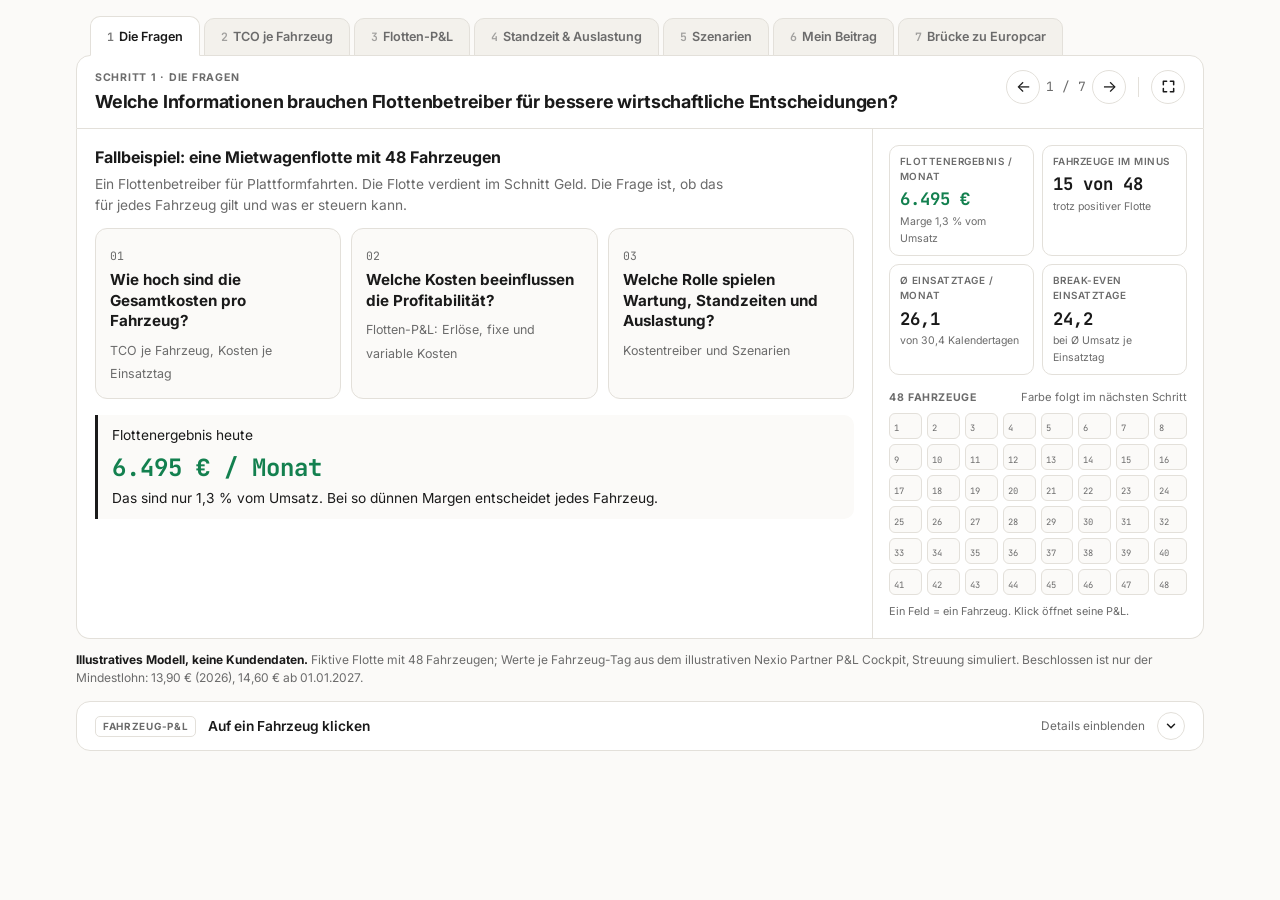
<file: europcar-praesentation/src/folie5_bi.html>
<!DOCTYPE html>
<html lang="de" data-theme="light">
<head>
<meta charset="utf-8">
<meta name="viewport" content="width=device-width, initial-scale=1, viewport-fit=cover">
<title>Folie 5 · BI Fallbeispiel</title>
<link rel="preconnect" href="https://fonts.googleapis.com">
<link rel="preconnect" href="https://fonts.gstatic.com" crossorigin>
<link href="https://fonts.googleapis.com/css2?family=Inter:wght@400;500;600;700&family=JetBrains+Mono:wght@500;600;700&display=swap" rel="stylesheet">
<style>
:root{
  --bg:#fbfaf8;--panel:#ffffff;--ink:#1a1a1a;--quiet:#6b6b6b;--line:#e3e0da;
  --flow:#13804f;--leak:#b8650f;--gate:#3f46b0;--gate-bg:#eef0fb;--dim:#b9b5ad;
  --fix:#5d7899;--var:#c4bfb5;--rep:#7f7aa8;--rev:#13804f;--ec:#1d4e89;--ec-bg:#e8eff7;
}
*,*::before,*::after{box-sizing:border-box}
body{margin:0;background:var(--bg);color:var(--ink);
  font-family:Inter,-apple-system,BlinkMacSystemFont,sans-serif;font-size:15px;line-height:1.55}
.wrap{max-width:1160px;margin:0 auto;padding:16px 16px 16px}
.mono{font-family:"JetBrains Mono",monospace}
.tag{display:inline-block;font-size:.65rem;font-weight:700;text-transform:uppercase;
  letter-spacing:.06em;padding:3px 8px;border-radius:5px;border:1px solid var(--line);
  color:var(--quiet);margin-bottom:9px}
.bar{display:flex;flex-wrap:wrap;gap:4px;margin-bottom:-1px;padding:0 14px;align-items:flex-end;position:relative;z-index:1}
.bar button{padding:8px 16px;font:inherit;font-size:.79rem;font-weight:600;background:#f3f1ec;color:var(--quiet);border:1px solid var(--line);border-radius:10px 10px 0 0;cursor:pointer;transition:background .2s,color .2s}
.bar button:hover{color:var(--ink);background:#ece9e3}
.bar button.on{background:var(--panel);color:var(--ink);border-bottom-color:var(--panel);padding-top:10px}
.bar button .no{font-family:"JetBrains Mono",monospace;font-size:.72rem;opacity:.6;margin-right:5px}
#stage{background:var(--bg)}
.caption{display:flex;gap:14px;align-items:flex-start;justify-content:space-between;
  border:1px solid var(--line);border-radius:14px 14px 0 0;background:var(--panel);padding:14px 18px 12px}
.caption .ct{font-size:.66rem;font-weight:700;text-transform:uppercase;letter-spacing:.07em;color:var(--quiet)}
.caption .ch{font-size:1.12rem;font-weight:700;margin:2px 0 0;letter-spacing:-.01em}
.caption .nav{display:flex;gap:6px;align-items:center;flex:none}
.caption .nav button{width:34px;height:34px;border-radius:999px;border:1px solid var(--line);background:transparent;
  color:var(--ink);font:inherit;font-size:1rem;cursor:pointer}
.caption .nav span{font-family:"JetBrains Mono",monospace;font-size:.8rem;color:var(--quiet);min-width:38px;text-align:center}
.board{display:grid;grid-template-columns:minmax(0,1fr) 330px;border:1px solid var(--line);border-top:none;
  border-radius:0 0 14px 14px;background:var(--panel)}
@media (max-width:900px){.board{grid-template-columns:1fr}}
.left{padding:16px 18px 18px;min-height:470px;border-right:1px solid var(--line)}
@media (max-width:900px){.left{border-right:none;border-bottom:1px solid var(--line)}}
.right{padding:16px 16px 18px}
.kpis{display:grid;grid-template-columns:1fr 1fr;gap:8px;margin-bottom:14px}
.kpi{border:1px solid var(--line);border-radius:10px;padding:8px 10px}
.kpi .k{font-size:.62rem;color:var(--quiet);text-transform:uppercase;letter-spacing:.05em;font-weight:600}
.kpi .v{font-family:"JetBrains Mono",monospace;font-size:1.08rem;font-weight:700;margin-top:2px;white-space:nowrap}
.kpi .s{font-size:.66rem;color:var(--quiet);margin-top:1px;min-height:1em}
.pos{color:var(--flow)}.neg{color:var(--leak)}
.gridhead{display:flex;justify-content:space-between;align-items:baseline;margin-bottom:6px}
.gridhead b{font-size:.66rem;text-transform:uppercase;letter-spacing:.06em;color:var(--quiet)}
.gridhead span{font-size:.7rem;color:var(--quiet)}
.fleet{display:grid;grid-template-columns:repeat(8,1fr);gap:5px}
.veh{aspect-ratio:1.25;border-radius:6px;border:1px solid var(--line);cursor:pointer;position:relative;
  transition:background-color .6s ease,border-color .3s,transform .2s;background:var(--bg);
  font-family:"JetBrains Mono",monospace;font-size:.55rem;color:var(--quiet);display:flex;align-items:flex-end;justify-content:flex-start;padding:2px 4px}
.veh:hover{transform:scale(1.08)}
.veh.sel{outline:2px solid var(--ink);outline-offset:1px}
.veh.lt{color:rgba(255,255,255,.85)}
.legend{display:flex;justify-content:space-between;font-size:.68rem;color:var(--quiet);margin-top:8px;gap:8px;align-items:center}
.ramp{flex:1;height:7px;border-radius:4px}
h4{margin:0 0 4px;font-size:1rem}
.lead{font-size:.86rem;color:var(--quiet);margin:0 0 12px;max-width:70ch}
svg{display:block;width:100%;height:auto;overflow:visible}
svg text{font-family:Inter,sans-serif}
.grow{transform-box:fill-box;transform-origin:bottom;animation:grow .7s cubic-bezier(.2,.7,.2,1) both}
.growx{transform-box:fill-box;transform-origin:left;animation:growx .7s cubic-bezier(.2,.7,.2,1) both}
.pop{transform-box:fill-box;transform-origin:center;animation:pop .5s ease both}
.fade{animation:fade .6s ease both}
@keyframes grow{from{transform:scaleY(0)}to{transform:scaleY(1)}}
@keyframes growx{from{transform:scaleX(0)}to{transform:scaleX(1)}}
@keyframes pop{from{transform:scale(0);opacity:0}to{transform:scale(1);opacity:1}}
@keyframes fade{from{opacity:0;transform:translateY(6px)}to{opacity:1;transform:none}}
@media (prefers-reduced-motion:reduce){.grow,.growx,.pop,.fade{animation:none}}
.qs{display:grid;gap:10px;grid-template-columns:repeat(3,minmax(0,1fr));margin:6px 0 16px}
@media (max-width:700px){.qs{grid-template-columns:1fr}}
.q{border:1px solid var(--line);border-radius:12px;padding:14px;background:var(--bg)}
.q .n{font-family:"JetBrains Mono",monospace;font-size:.72rem;color:var(--quiet)}
.q b{display:block;font-size:.95rem;margin:4px 0 6px;line-height:1.35}
.q span{font-size:.78rem;color:var(--quiet)}
.case{border-left:3px solid var(--ink);padding:10px 14px;background:var(--bg);border-radius:0 10px 10px 0;font-size:.86rem}
.case .big{font-family:"JetBrains Mono",monospace;font-size:1.5rem;font-weight:700;display:block;margin:2px 0}
.ctrl{display:grid;grid-template-columns:1fr 1fr;gap:10px 18px;margin-bottom:12px}
@media (max-width:700px){.ctrl{grid-template-columns:1fr}}
.ctrl .c label{display:flex;justify-content:space-between;font-size:.8rem;font-weight:600;gap:8px}
.ctrl .c label span{font-family:"JetBrains Mono",monospace;color:var(--flow)}
.ctrl .c small{display:block;font-size:.7rem;color:var(--quiet);line-height:1.35}
input[type=range]{width:100%;accent-color:var(--flow);height:20px;margin:2px 0 0}
.seg{display:inline-flex;border:1px solid var(--line);border-radius:999px;overflow:hidden;margin-top:4px}
.seg button{font:inherit;font-size:.72rem;font-weight:600;padding:4px 10px;border:none;background:transparent;color:var(--ink);cursor:pointer}
.seg button.on{background:var(--ink);color:var(--bg)}
.presets{display:flex;flex-wrap:wrap;gap:6px;margin-bottom:10px}
.presets button{font:inherit;font-size:.72rem;font-weight:600;padding:5px 11px;border-radius:999px;border:1px dashed var(--quiet);background:transparent;color:var(--ink);cursor:pointer}
.presets button:hover{border-style:solid}
.flowrow{display:grid;grid-template-columns:repeat(4,minmax(0,1fr));gap:10px;margin:4px 0 12px}
@media (max-width:760px){.flowrow{grid-template-columns:1fr 1fr}}
.st{border:1px solid var(--gate);border-radius:12px;padding:12px;background:var(--gate-bg);position:relative}
.st .who{font-size:.6rem;font-weight:700;text-transform:uppercase;letter-spacing:.06em;color:var(--gate)}
.st b{display:block;font-size:.9rem;margin:3px 0 6px}
.st ul{margin:0;padding-left:16px;font-size:.78rem}
.st li{margin-bottom:3px}
.st.op{border-color:var(--line);background:var(--bg)}
.st.op .who{color:var(--quiet)}
table.tr{width:100%;border-collapse:collapse;font-size:.82rem}
table.tr th,table.tr td{padding:8px 8px;border-bottom:1px solid var(--line);text-align:left;vertical-align:top}
table.tr th{font-size:.62rem;text-transform:uppercase;letter-spacing:.05em;color:var(--quiet)}
.pill{font-size:.6rem;font-weight:700;text-transform:uppercase;letter-spacing:.05em;padding:2px 8px;border-radius:999px;white-space:nowrap;color:var(--panel)}
.p-d{background:var(--flow)}.p-a{background:var(--ec)}.p-n{background:var(--dim);color:var(--ink)}
.cols{display:grid;gap:16px;grid-template-columns:minmax(0,1fr) minmax(0,420px);margin-top:16px;align-items:start}
@media (max-width:940px){.cols{grid-template-columns:1fr}}
.card{background:var(--panel);border:1px solid var(--line);border-radius:14px;padding:18px}
.card h3{margin:0 0 5px;font-size:1.05rem}
.pl{width:100%;border-collapse:collapse;font-size:.84rem;margin-top:8px}
.pl td{padding:5px 4px;border-bottom:1px solid var(--line)}
.pl td.v{text-align:right;font-family:"JetBrains Mono",monospace;font-weight:600;white-space:nowrap}
.pl tr.sub td{font-weight:700;background:var(--bg)}
.diag{margin-top:12px;padding:10px 12px;border-radius:10px;border-left:3px solid var(--leak);background:var(--bg);font-size:.84rem}
.diag.ok{border-left-color:var(--flow)}
.diag b{display:block;font-size:.64rem;text-transform:uppercase;letter-spacing:.06em;margin-bottom:2px}
ol.cues{margin:0;padding:0;list-style:none;counter-reset:c}
ol.cues li{counter-increment:c;padding:8px 10px 8px 38px;position:relative;border-radius:9px;cursor:pointer;font-size:.84rem;border:1px solid transparent}
ol.cues li::before{content:counter(c,decimal-leading-zero);position:absolute;left:10px;top:9px;font-family:"JetBrains Mono",monospace;font-size:.72rem;color:var(--quiet)}
ol.cues li b{display:block;font-size:.8rem}
ol.cues li span{color:var(--quiet)}
ol.cues li:hover{background:var(--bg)}
ol.cues li.on{border-color:var(--ink);background:var(--bg)}
ol.cues li.on span{color:var(--ink)}
.note{font-size:.8rem;color:var(--quiet);margin-top:18px;padding-top:14px;border-top:1px solid var(--line)}
kbd{font-family:"JetBrains Mono",monospace;font-size:.7rem;border:1px solid var(--line);border-radius:4px;padding:0 4px}
#stage:fullscreen{padding:20px 26px;overflow:auto}
.chip{display:inline-block;font-size:.68rem;font-weight:600;padding:1px 7px;border-radius:999px;border:1px solid var(--line);color:var(--quiet);margin-left:4px}
/* ---- gemeinsame Bedienelemente (wie Folie 4) ---- */
.caption .nav button{width:34px;height:34px;border-radius:999px;border:1px solid var(--line);background:transparent;color:var(--ink);font:inherit;font-size:1rem;cursor:pointer;display:inline-flex;align-items:center;justify-content:center;padding:0}
.caption .nav button:hover{border-color:var(--ink)}
.caption .nav button svg{width:15px;height:15px;display:block}
.caption .nav .sep{width:1px;height:20px;background:var(--line);margin:0 6px;min-width:0}
.caption .nav span#capN{font-family:"JetBrains Mono",monospace;font-size:.8rem;color:var(--quiet);min-width:38px;text-align:center}
.drawer{position:fixed;left:50%;bottom:0;transform:translateX(-50%);width:min(1128px,calc(100vw - 32px));z-index:20;
  background:var(--panel);border:1px solid var(--line);border-bottom:none;border-radius:14px 14px 0 0;box-shadow:0 -6px 24px rgba(0,0,0,.10)}
.dh{width:100%;display:flex;align-items:center;gap:12px;padding:10px 18px;background:transparent;border:0;color:var(--ink);font:inherit;cursor:pointer;text-align:left;border-radius:14px 14px 0 0}
.dh:hover .dchev{border-color:var(--ink)}
.dh .dt{font-size:.62rem;font-weight:700;text-transform:uppercase;letter-spacing:.07em;color:var(--quiet);border:1px solid var(--line);border-radius:5px;padding:2px 7px;white-space:nowrap}
.dh .dn{font-size:.86rem;font-weight:600;overflow:hidden;text-overflow:ellipsis;white-space:nowrap}
.dh .dhero{display:flex;gap:16px;margin-left:auto;white-space:nowrap}
.dh .dhero span{font-size:.7rem;color:var(--quiet)}
.dh .dhero b{font-family:"JetBrains Mono",monospace;font-size:.86rem;color:var(--flow);margin-right:5px}
.dh .dhint{font-size:.74rem;color:var(--quiet);white-space:nowrap}
.dh .dhero:empty+.dhint{margin-left:auto}
.dh .dchev{flex:none;width:28px;height:28px;border-radius:999px;border:1px solid var(--line);display:inline-flex;align-items:center;justify-content:center}
.dh .dchev svg{width:14px;height:14px;transition:transform .2s}
.drawer.open .dchev svg{transform:rotate(180deg)}
#detail{display:none;padding:2px 18px 18px;max-height:46vh;overflow-y:auto;border-top:1px solid var(--line)}
.drawer.open #detail{display:block;padding-top:14px}
@media (max-width:760px){.dh .dhint,.dh .dhero{display:none}}
.key{display:flex;flex-wrap:wrap;gap:14px;margin:12px 0 16px;font-size:.75rem;color:var(--quiet)}
.key span{display:inline-flex;align-items:center;gap:6px}
.key .sw{width:11px;height:11px;border-radius:3px;flex:none;display:inline-block}
.key.note2{margin:12px 0 0;line-height:1.5;display:block}.key.note2 span{display:inline}
/* Detailbereich öffnet nach unten (im Seitenfluss statt fixiert) */
.drawer{position:static;left:auto;bottom:auto;transform:none;width:auto;margin:14px 0 0;border:1px solid var(--line);border-radius:14px;box-shadow:none;z-index:auto}
.dh{border-radius:14px}
.drawer.open .dh{border-radius:14px 14px 0 0}
#detail{max-height:none;overflow:visible}
.dh .dchev svg{transform:rotate(180deg)}
.drawer.open .dchev svg{transform:none}
</style>
</head>
<body>
<div class="wrap">
<div class="bar" id="bar"></div>

<div id="stage">
  <div class="caption">
    <div><div class="ct" id="capT"></div><div class="ch" id="capH"></div></div>
    <div class="nav"><button id="prev" aria-label="Zurück">&larr;</button><span id="capN"></span><button id="next" aria-label="Weiter">&rarr;</button><i class="sep" aria-hidden="true"></i><button id="fsb" aria-label="Vollbild" title="Vollbild (F)"></button></div>
  </div>
  <div class="board">
    <div class="left" id="left"></div>
    <div class="right">
      <div class="kpis" id="kpis"></div>
      <div class="gridhead"><b>48 Fahrzeuge</b><span id="gridmode"></span></div>
      <div class="fleet" id="fleet"></div>
      <div class="legend" id="legend"></div>
    </div>
  </div>
  <p class="key note2"><span><b style="color:var(--ink)">Illustratives Modell, keine Kundendaten.</b> Fiktive Flotte mit 48 Fahrzeugen; Werte je Fahrzeug-Tag aus dem illustrativen Nexio Partner P&amp;L Cockpit, Streuung simuliert. Beschlossen ist nur der Mindestlohn: 13,90 € (2026), 14,60 € ab 01.01.2027.</span></p>
  <div class="drawer" id="drawer">
    <button class="dh" id="dh" aria-expanded="false" aria-controls="detail"><span class="dt" id="dTag">Fahrzeug-P&amp;L</span><span class="dn" id="dName"></span><span class="dhero" id="dHero"></span><span class="dhint" id="dHint">Details einblenden</span><span class="dchev"><svg viewBox="0 0 16 16" fill="none" stroke="currentColor" stroke-width="1.7" stroke-linecap="round" stroke-linejoin="round"><path d="M4 10l4-4 4 4"/></svg></span></button>
    <div id="detail" aria-live="polite"></div>
  </div>
</div>
</div>

<script>
(function(){
/* ================= model ================= */
var MD=30.4,G0=393.1,DRV0=221.8,VAR=30,FIX=42,FIXNEW=48;
function rng(a){return function(){a|=0;a=a+0x6D2B79F5|0;var t=Math.imul(a^a>>>15,1|a);t=t+Math.imul(t^t>>>7,61|t)^t;return((t^t>>>14)>>>0)/4294967296}}
var R=rng(42),V=[];
for(var i=0;i<48;i++){var age=Math.round(3+R()*42),km=Math.round(age*6150*(0.85+R()*0.3));
  var ws=km>180000?1+R()*3:R()*1.2,gap=R()<0.3?2+R()*5:R()*1.5;
  var idle=Math.min(12,ws+gap+0.8),d=+(MD-idle).toFixed(1);
  var G=393.1*(0.97+R()*0.09),dmg=R()<.15?150+R()*450:0,rep=Math.max(0,(km-150000))*0.0028+dmg;
  V.push({i:i,id:'F-'+String(i+1).padStart(2,'0'),age:age,km:km,d:d,ws:+ws.toFixed(1),gap:+gap.toFixed(1),G:G,rep:Math.round(rep),dmg:Math.round(dmg)})}
var BASE={mw:13.9,c:22.5,up:0,plus:0,repl:0};
var P=JSON.parse(JSON.stringify(BASE));
function beDays(p){var g=G0*(1+(p.up||0)/100);return FIX*MD/(g*(1-p.c/100)-DRV0*p.mw/13.9-VAR)}
var BE0=beDays(BASE);
function calc(v,p){var d=v.d,fixD=FIX,rep=v.rep,newv=false;
  if(p.plus&&v.d<BE0)d=Math.min(29.5,v.d+p.plus);
  if(p.repl&&v.km>p.repl){fixD=FIXNEW;rep=0;newv=true}
  var g=v.G*(1+(p.up||0)/100),rev=g*d,comm=rev*p.c/100,drv=DRV0*(p.mw/13.9)*d,vr=VAR*d,db=rev-comm-drv-vr,
      fixA=fixD*d,fixI=fixD*(MD-d),fix=fixA+fixI,res=db-fix-rep;
  return{d:d,idle:MD-d,rev:rev,comm:comm,drv:drv,vr:vr,db:db,fixA:fixA,fixI:fixI,fix:fix,rep:rep,res:res,
    veh:fix+vr+rep,perDay:(fix+vr+rep)/d,newv:newv}}
function fleet(p){var t={rev:0,comm:0,drv:0,vr:0,db:0,fix:0,fixI:0,rep:0,res:0,neg:0,d:0,veh:0};
  V.forEach(function(v){var r=calc(v,p);for(var k in t)if(k!=='neg'&&k!=='d')t[k]+=r[k];t.d+=r.d;if(r.res<0)t.neg++});t.d/=V.length;return t}
var F0=fleet(BASE);

/* ================= helpers ================= */
function eur(v,d){d=d||0;var s=Math.abs(v).toLocaleString('de-DE',{minimumFractionDigits:d,maximumFractionDigits:d});return(v<0?'−':'')+s+' €'}
function eurS(v){return(v>0?'+':'')+eur(v)}
function num(v,d){return v.toLocaleString('de-DE',{minimumFractionDigits:d||0,maximumFractionDigits:d||0})}
function css(k){return getComputedStyle(document.documentElement).getPropertyValue(k).trim()}
function hex2(h){h=h.replace('#','');if(h.length===3)h=h.replace(/./g,'$&$&');var n=parseInt(h,16);return[n>>16&255,n>>8&255,n&255]}
function mix(a,b,t){var A=hex2(a),B=hex2(b);return'rgb('+A.map(function(x,i){return Math.round(x+(B[i]-x)*t)}).join(',')+')'}
function lum(c){var m=c.match(/\d+/g);if(!m)return 1;return(.299*m[0]+.587*m[1]+.114*m[2])/255}

/* ================= steps ================= */
var STEPS=[
 {t:'Die Fragen',h:'Welche Informationen brauchen Flottenbetreiber für bessere wirtschaftliche Entscheidungen?',
  cue:'Ein wichtiger Teil meiner Arbeit ist es, herauszufinden, welche Informationen Flottenbetreiber für bessere wirtschaftliche Entscheidungen brauchen.'},
 {t:'01 · TCO je Fahrzeug',h:'Wie hoch sind die Gesamtkosten pro Fahrzeug, und was treibt sie?',
  cue:'Zum Beispiel: Wie hoch sind die Gesamtkosten pro Fahrzeug?'},
 {t:'02 · Flotten-P&L',h:'Welche Kosten beeinflussen die Profitabilität?',
  cue:'Welche Kosten beeinflussen die Profitabilität?'},
 {t:'Standzeit & Auslastung',h:'Welche Rolle spielen Wartung, Standzeiten und Auslastung?',
  cue:'Und welche Rolle spielen Wartung, Standzeiten und Auslastung?'},
 {t:'03 · Szenarien',h:'Kennzahlen, TCO- und P&L-Analysen sowie Szenarien je nach Kundenbedarf.',
  cue:'Je nach Kundenbedarf entwickeln wir passende Kennzahlen, Analysen für TCO und P&L sowie individuelle Funktionen und Szenarien.'},
 {t:'Mein Beitrag',h:'Fragestellungen klären, Datenbedarf definieren, Analysen priorisieren.',
  cue:'Mein Beitrag ist es, mit den Flottenbetreibern die Fragestellungen zu klären, den Datenbedarf zu definieren und gemeinsam mit den BI-Spezialisten die Analysen zu priorisieren.'},
 {t:'Brücke zu Europcar',h:'Genau hier sehe ich die Verbindung zu Fleet Planning und Lifecycle Management.',
  cue:'Genau hier sehe ich eine wichtige Verbindung zu Fleet Planning und Lifecycle Management bei Europcar.'}
];
var step=0,sel=null;

/* ================= right panel ================= */
var fleetEl=document.getElementById('fleet');
V.forEach(function(v){var d=document.createElement('div');d.className='veh';d.textContent=v.i+1;d.title=v.id;
  d.onclick=function(){selectV(sel===v.i?null:v.i)};fleetEl.appendChild(d)});
function colorFleet(){var cells=fleetEl.children,mode=step===0?'none':step===1?'cost':'res',p=step===4?P:BASE;
  var bg=css('--bg'),pos=css('--flow'),neg=css('--leak'),pn=css('--panel'),fix=css('--leak');
  var per=V.map(function(v){return calc(v,BASE).perDay}),mn=Math.min.apply(0,per),mx=Math.max.apply(0,per);
  V.forEach(function(v,i){var c=cells[i],r=calc(v,p),col;
    if(mode==='none')col=bg;
    else if(mode==='cost'){var t=(r.perDay-mn)/(mx-mn);col=mix(pn,fix,.12+.88*t)}
    else{var t2=Math.max(-1,Math.min(1,r.res/600));col=t2>=0?mix(pn,pos,.2+.8*t2):mix(pn,neg,.2+.8*-t2)}
    c.style.backgroundColor=col;c.style.color=mode==='none'?'':(lum(col)<.55?'rgba(255,255,255,.85)':'rgba(0,0,0,.55)');c.classList.toggle('sel',sel===i);
    c.title=v.id+' · '+num(v.km)+' km · '+num(r.d,1)+' Einsatztage · Ergebnis '+eur(r.res)+'/Monat'});
  var lg=document.getElementById('legend'),gm=document.getElementById('gridmode');
  if(mode==='none'){gm.textContent='Farbe folgt im nächsten Schritt';lg.innerHTML='<span>Ein Feld = ein Fahrzeug. Klick öffnet seine P&amp;L.</span>'}
  else if(mode==='cost'){gm.textContent='Fahrzeugkosten je Einsatztag';lg.innerHTML='<span>'+eur(mn)+'</span><span class="ramp" style="background:linear-gradient(90deg,'+mix(pn,fix,.12)+','+fix+')"></span><span>'+eur(mx)+'</span>'}
  else{gm.textContent='Ergebnis je Fahrzeug und Monat'+(step===4?' · Szenario':'');
    lg.innerHTML='<span>−600 €</span><span class="ramp" style="background:linear-gradient(90deg,'+neg+','+pn+','+pos+')"></span><span>+600 €</span>'}}
var shown={};
function tween(el,to,fmt){var from=shown[el.id]==null?to:shown[el.id];shown[el.id]=to;var t0=performance.now();
  (function f(t){var k=Math.min(1,(t-t0)/600),e=1-Math.pow(1-k,3);el.textContent=fmt(from+(to-from)*e);if(k<1)requestAnimationFrame(f)})(t0)}
function kpis(){var p=step===4?P:BASE,f=fleet(p),be=beDays(p),scen=step===4;
  var el=document.getElementById('kpis');
  if(!el.children.length)el.innerHTML='<div class="kpi"><div class="k">Flottenergebnis / Monat</div><div class="v" id="k1"></div><div class="s" id="s1"></div></div>'+
   '<div class="kpi"><div class="k">Fahrzeuge im Minus</div><div class="v" id="k2"></div><div class="s" id="s2"></div></div>'+
   '<div class="kpi"><div class="k">Ø Einsatztage / Monat</div><div class="v" id="k3"></div><div class="s" id="s3"></div></div>'+
   '<div class="kpi"><div class="k">Break-even Einsatztage</div><div class="v" id="k4"></div><div class="s" id="s4"></div></div>';
  var k1=document.getElementById('k1');k1.className='v '+(f.res<0?'neg':'pos');tween(k1,f.res,function(x){return eur(x)});
  document.getElementById('s1').innerHTML=scen?'<span class="'+(f.res-F0.res<0?'neg':'pos')+'">'+eurS(f.res-F0.res)+' ggü. Basis</span>':'Marge '+num(f.res/f.rev*100,1)+' % vom Umsatz';
  tween(document.getElementById('k2'),f.neg,function(x){return Math.round(x)+' von 48'});
  document.getElementById('s2').innerHTML=scen?(f.neg-F0.neg===0?'unverändert':((f.neg-F0.neg>0?'+':'')+(f.neg-F0.neg)+' ggü. Basis')):'trotz positiver Flotte';
  tween(document.getElementById('k3'),f.d,function(x){return num(x,1)});
  document.getElementById('s3').textContent='von '+num(MD,1)+' Kalendertagen';
  tween(document.getElementById('k4'),be,function(x){return isFinite(x)&&x>0?num(x,1):'—'});
  document.getElementById('s4').textContent=be>MD?'nicht erreichbar':'bei Ø Umsatz je Einsatztag'}

/* ================= charts ================= */
var W=680;
function svgOpen(h){return'<svg viewBox="0 0 '+W+' '+h+'" role="img">'}
function chartTCO(){var H=330,L=46,B=280,T=24,rows=V.map(function(v){return{v:v,r:calc(v,BASE)}}).sort(function(a,b){return b.r.perDay-a.r.perDay});
  var mx=Math.max.apply(0,rows.map(function(x){return x.r.veh}))*1.08,bw=(W-L-8)/48,y=function(x){return B-(x/mx)*(B-T)};
  var s=svgOpen(H);
  [0,1000,2000,3000].forEach(function(g){if(g>mx)return;s+='<line x1="'+L+'" x2="'+W+'" y1="'+y(g)+'" y2="'+y(g)+'" stroke="var(--line)"/><text x="'+(L-6)+'" y="'+(y(g)+4)+'" font-size="10" text-anchor="end" fill="var(--quiet)">'+num(g)+'</text>'});
  rows.forEach(function(x,i){var r=x.r,X=L+i*bw+1,acc=0,parts=[[r.fixA,'var(--fix)'],[r.fixI,'var(--leak)'],[r.vr,'var(--var)'],[r.rep,'var(--rep)']];
    s+='<g class="grow" style="animation-delay:'+(i*12)+'ms;cursor:pointer" data-v="'+x.v.i+'">';
    parts.forEach(function(p){if(p[0]<=0)return;var h=(p[0]/mx)*(B-T);s+='<rect x="'+X+'" y="'+(y(acc)-h)+'" width="'+(bw-2)+'" height="'+h+'" fill="'+p[1]+'"/>';acc+=p[0]});
    s+='<rect x="'+X+'" y="'+T+'" width="'+(bw-2)+'" height="'+(B-T)+'" fill="transparent"/></g>'});
  s+='<text x="'+L+'" y="'+(B+16)+'" font-size="10" fill="var(--quiet)">teuerste je Einsatztag</text><text x="'+W+'" y="'+(B+16)+'" font-size="10" text-anchor="end" fill="var(--quiet)">günstigste je Einsatztag</text>';
  var lg=[['Fixkosten an Einsatztagen','var(--fix)'],['Fixkosten an Standtagen','var(--leak)'],['Variable Kosten','var(--var)'],['Reparaturen & Schäden','var(--rep)']],lx=L;
  lg.forEach(function(l){s+='<rect x="'+lx+'" y="'+(B+30)+'" width="10" height="10" rx="2" fill="'+l[1]+'"/><text x="'+(lx+14)+'" y="'+(B+39)+'" font-size="10.5" fill="var(--ink)">'+l[0]+'</text>';lx+=l[0].length*6+34});
  s+='<text x="'+L+'" y="12" font-size="10" font-weight="700" fill="var(--quiet)">FAHRZEUGKOSTEN JE FAHRZEUG UND MONAT (€) · sortiert nach Kosten je Einsatztag</text>';
  return s+'</svg>'}
function chartWaterfall(vi){var H=340,L=10,T=48,B=272,f=vi==null?fleet(BASE):calc(V[vi],BASE),
  items=[['Umsatz brutto',f.rev,'t'],['Provision',-f.comm],['Fahrer',-f.drv],['Variable Kosten',-f.vr],['Deckungsbeitrag',f.db,'t'],['Fixkosten',-f.fix],['Reparaturen & Schäden',-f.rep],['Ergebnis',f.res,'t']];
  var mx=f.rev,mn=Math.min(0,f.res),y=function(x){return T+(mx-x)/(mx-mn)*(B-T)},bw=(W-L*2)/items.length,acc=0,s=svgOpen(H);
  s+='<line x1="0" x2="'+W+'" y1="'+y(0)+'" y2="'+y(0)+'" stroke="var(--line)"/>';
  items.forEach(function(it,i){var X=L+i*bw+8,w=bw-16,top,bot,col;
    if(it[2]){top=Math.max(it[1],0);bot=Math.min(it[1],0);acc=it[1];col=it[0]==='Ergebnis'?(it[1]<0?'var(--leak)':'var(--flow)'):(i===0?'var(--rev)':'var(--ink)')}
    else{top=acc;bot=acc+it[1];acc=bot;col=it[0]==='Fixkosten'?'var(--fix)':it[0]==='Reparaturen & Schäden'?'var(--rep)':'var(--var)'}
    var y1=y(Math.max(top,bot)),y2=y(Math.min(top,bot)),h=Math.max(1.5,y2-y1);
    s+='<rect class="grow" style="animation-delay:'+(i*90)+'ms" x="'+X+'" y="'+y1+'" width="'+w+'" height="'+h+'" rx="3" fill="'+col+'" opacity="'+(it[2]&&i===0?.85:1)+'"/>';
    s+='<text class="fade" style="animation-delay:'+(i*90+300)+'ms" x="'+(X+w/2)+'" y="'+(y1-6)+'" font-size="10.5" text-anchor="middle" font-family="JetBrains Mono, monospace" font-weight="700" fill="var(--ink)">'+(it[2]?eur(it[1]):eur(it[1]))+'</text>';
    var lab=it[0].split(' ');s+='<text x="'+(X+w/2)+'" y="'+(B+18)+'" font-size="10.5" text-anchor="middle" fill="var(--quiet)">'+(lab.length>2?lab.slice(0,2).join(' '):lab[0])+'</text>';
    if(lab.length>1)s+='<text x="'+(X+w/2)+'" y="'+(B+31)+'" font-size="10.5" text-anchor="middle" fill="var(--quiet)">'+(lab.length>2?lab.slice(2).join(' '):lab.slice(1).join(' '))+'</text>'});
  s+='<text x="'+L+'" y="14" font-size="10" font-weight="700" fill="var(--quiet)">'+(vi==null?'FLOTTEN-P&amp;L · 48 FAHRZEUGE · PRO MONAT':'P&amp;L '+V[vi].id+' · PRO MONAT')+'</text>';
  var pct=f.res/f.rev*100;
  s+='<text x="'+W+'" y="14" font-size="10.5" text-anchor="end" fill="var(--quiet)">Ergebnis = '+num(pct,1)+' % vom Umsatz</text>';
  return s+'</svg>'}
function chartScatter(){var H=340,L=52,R=14,T=26,B=290,x0=17,x1=30,ys=V.map(function(v){return calc(v,BASE).res}),
  y0=Math.min.apply(0,ys)-120,y1=Math.max.apply(0,ys)+150,X=function(d){return L+(d-x0)/(x1-x0)*(W-L-R)},Y=function(r){return T+(y1-r)/(y1-y0)*(B-T)},s=svgOpen(H);
  for(var g=-1500;g<=1500;g+=500){if(g<y0||g>y1)continue;s+='<line x1="'+L+'" x2="'+(W-R)+'" y1="'+Y(g)+'" y2="'+Y(g)+'" stroke="var(--line)" '+(g===0?'stroke-width="1.6"':'')+'/><text x="'+(L-6)+'" y="'+(Y(g)+4)+'" font-size="10" text-anchor="end" fill="var(--quiet)">'+num(g)+'</text>'}
  for(var d=18;d<=30;d+=2)s+='<text x="'+X(d)+'" y="'+(B+16)+'" font-size="10" text-anchor="middle" fill="var(--quiet)">'+d+'</text>';
  s+='<text x="'+((L+W)/2)+'" y="'+(B+32)+'" font-size="10.5" text-anchor="middle" fill="var(--quiet)">Einsatztage pro Monat</text>';
  var bx=X(BE0);s+='<rect x="'+L+'" y="'+T+'" width="'+(bx-L)+'" height="'+(B-T)+'" fill="var(--leak)" opacity=".06"/>';
  s+='<line x1="'+bx+'" x2="'+bx+'" y1="'+T+'" y2="'+B+'" stroke="var(--leak)" stroke-dasharray="4 4" stroke-width="1.4"/>';
  s+='<text x="'+(bx-6)+'" y="'+(T+12)+'" font-size="10.5" text-anchor="end" font-weight="700" fill="var(--leak)">Break-even ≈ '+num(BE0,1)+' Tage</text>';
  V.forEach(function(v,i){var r=calc(v,BASE),rad=3.5+Math.min(5,v.rep/90),col=r.res<0?'var(--leak)':'var(--flow)';
    s+='<circle class="pop" style="animation-delay:'+(i*15)+'ms;cursor:pointer" data-v="'+i+'" cx="'+X(r.d)+'" cy="'+Y(r.res)+'" r="'+rad+'" fill="'+col+'" fill-opacity=".75" stroke="'+(sel===i?'var(--ink)':'var(--panel)')+'" stroke-width="'+(sel===i?2:1)+'"><title>'+v.id+' · '+num(r.d,1)+' Tage · '+eur(r.res)+'</title></circle>'});
  var dbd=G0*(1-.225)-DRV0-VAR;
  s+='<text x="'+(W-R)+'" y="'+(B-38)+'" font-size="10.5" text-anchor="end" fill="var(--ink)"><tspan font-weight="700">+'+num(dbd,2)+' €</tspan> je zusätzlichem Einsatztag</text>';
  s+='<text x="'+(W-R)+'" y="'+(B-23)+'" font-size="10.5" text-anchor="end" fill="var(--ink)"><tspan font-weight="700">'+num(FIX,2)+' €</tspan> Fixkosten je Standtag, ohne Umsatz</text>';
  s+='<text x="'+(W-R)+'" y="'+(B-8)+'" font-size="10.5" text-anchor="end" fill="var(--quiet)">Kreisgröße = Reparaturen &amp; Schäden</text>';
  s+='<text x="'+L+'" y="12" font-size="10" font-weight="700" fill="var(--quiet)">ERGEBNIS JE FAHRZEUG UND MONAT (€) NACH EINSATZTAGEN</text>';
  return s+'</svg>'}
var ORDER=[['mw','Mindestlohn'],['c','Provision'],['up','Umsatz je Einsatztag'],['plus','Standzeit'],['repl','Ersatz alter Fahrzeuge']];
function chartBridge(){var H=270,L=10,T=26,B=212,cur=JSON.parse(JSON.stringify(BASE)),prev=fleet(cur).res,items=[['Basis',prev,'t']];
  ORDER.forEach(function(o){cur[o[0]]=P[o[0]];var r=fleet(cur).res;items.push([o[1],r-prev]);prev=r});items.push(['Szenario',prev,'t']);
  var vals=[0],acc=0;items.forEach(function(it){if(it[2]){acc=it[1];vals.push(acc)}else{vals.push(acc);acc+=it[1];vals.push(acc)}});
  var mx=Math.max.apply(0,vals)*1.15+500,mn=Math.min.apply(0,vals)*1.15-500,y=function(x){return T+(mx-x)/(mx-mn)*(B-T)},bw=(W-L*2)/items.length,s=svgOpen(H);acc=0;
  s+='<line x1="0" x2="'+W+'" y1="'+y(0)+'" y2="'+y(0)+'" stroke="var(--line)" stroke-width="1.4"/>';
  items.forEach(function(it,i){var X=L+i*bw+10,w=bw-20,a,b,col;
    if(it[2]){a=0;b=it[1];acc=it[1];col=it[1]<0?'var(--leak)':'var(--ink)'}else{a=acc;b=acc+it[1];acc=b;col=it[1]<0?'var(--leak)':'var(--flow)'}
    var y1=y(Math.max(a,b)),y2=y(Math.min(a,b)),h=Math.max(1.5,y2-y1);
    s+='<rect class="grow" style="animation-delay:'+(i*70)+'ms" x="'+X+'" y="'+y1+'" width="'+w+'" height="'+h+'" rx="3" fill="'+col+'" opacity="'+(Math.abs(it[1])<1&&!it[2]?.25:1)+'"/>';
    var lbl=it[2]?eur(it[1]):(Math.abs(it[1])<1?'±0 €':eurS(it[1]));
    s+='<text x="'+(X+w/2)+'" y="'+(y1-6)+'" font-size="10.5" text-anchor="middle" font-family="JetBrains Mono, monospace" font-weight="700" fill="var(--ink)">'+lbl+'</text>';
    var lab=it[0].split(' ');s+='<text x="'+(X+w/2)+'" y="'+(B+16)+'" font-size="10.5" text-anchor="middle" fill="var(--quiet)">'+lab.slice(0,2).join(' ')+'</text>';
    if(lab.length>2)s+='<text x="'+(X+w/2)+'" y="'+(B+29)+'" font-size="10.5" text-anchor="middle" fill="var(--quiet)">'+lab.slice(2).join(' ')+'</text>'});
  s+='<text x="'+L+'" y="12" font-size="10" font-weight="700" fill="var(--quiet)">ERGEBNISBRÜCKE PRO MONAT · BASIS → SZENARIO</text>';
  return s+'</svg>'}

/* ================= left panel per step ================= */
var left=document.getElementById('left');
function renderLeft(){var h='';
  if(step===0){h='<div class="fade"><h4>Fallbeispiel: eine Mietwagenflotte mit 48 Fahrzeugen</h4><p class="lead">Ein Flottenbetreiber für Plattformfahrten. Die Flotte verdient im Schnitt Geld. Die Frage ist, ob das für jedes Fahrzeug gilt und was er steuern kann.</p>'+
    '<div class="qs"><div class="q"><span class="n">01</span><b>Wie hoch sind die Gesamtkosten pro Fahrzeug?</b><span>TCO je Fahrzeug, Kosten je Einsatztag</span></div>'+
    '<div class="q"><span class="n">02</span><b>Welche Kosten beeinflussen die Profitabilität?</b><span>Flotten-P&amp;L: Erlöse, fixe und variable Kosten</span></div>'+
    '<div class="q"><span class="n">03</span><b>Welche Rolle spielen Wartung, Standzeiten und Auslastung?</b><span>Kostentreiber und Szenarien</span></div></div>'+
    '<div class="case">Flottenergebnis heute<span class="big '+(F0.res<0?'neg':'pos')+'">'+eur(F0.res)+' / Monat</span>Das sind nur '+num(F0.res/F0.rev*100,1)+' % vom Umsatz. Bei so dünnen Margen entscheidet jedes Fahrzeug.</div></div>'}
  else if(step===1){h='<div class="fade"><h4>01 · Fleet Economics: TCO je Fahrzeug</h4><p class="lead">Die Kosten pro Fahrzeug und Monat sind ähnlich. Der Unterschied liegt darin, wie viele davon an <b class="neg">Standtagen</b> anfallen und wie viel <b style="color:var(--rep)">Reparaturen</b> ältere Fahrzeuge kosten. Je Einsatztag gerechnet wird das sichtbar.</p>'+chartTCO()+'</div>'}
  else if(step===2){h='<div class="fade"><h4>02 · Flotten-P&amp;L'+(sel!=null?' <span class="chip">'+V[sel].id+'</span> <button class="chip" id="backFleet" style="cursor:pointer;background:transparent">← Flotte</button>':'')+'</h4><p class="lead">Fahrer und Provision nehmen den größten Teil des Umsatzes. Was bleibt, muss die Fixkosten an <i>allen</i> Kalendertagen tragen. Klick auf ein Fahrzeug rechts zeigt seine eigene P&amp;L.</p>'+chartWaterfall(sel)+'</div>'}
  else if(step===3){h='<div class="fade"><h4>Standzeit &amp; Auslastung: der eigentliche Hebel</h4><p class="lead">Unter rund '+num(BE0,0)+' Einsatztagen im Monat verliert ein Fahrzeug Geld. '+F0.neg+' von 48 Fahrzeugen liegen dort, meist wegen Werkstatt- und Standtagen oder hoher Laufleistung.</p>'+chartScatter()+'</div>'}
  else if(step===4){h='<div class="fade"><h4>03 · Szenarien &amp; Modelle</h4><p class="lead">Was passiert mit dem Ergebnis, wenn sich Kosten ändern, und welche Hebel gleichen das aus?</p>'+
    '<div class="presets"><button data-pre="mw">Mindestlohn 2027</button><button data-pre="counter">Mindestlohn 2027 + Gegenmaßnahmen</button><button data-pre="reset">Zurücksetzen</button></div>'+
    '<div class="ctrl"><div class="c"><label>Mindestlohn <span id="o_mw"></span></label><div class="seg" id="segmw"><button data-mw="13.9">13,90 € (2026)</button><button data-mw="14.6">14,60 € (2027)</button></div><small>Beschlossen. Wirkt auf jeden Einsatztag.</small></div>'+
    '<div class="c"><label>Provision Plattform <span id="o_c"></span></label><input type="range" id="i_c" min="18" max="27" step="0.5"><small>Mix aus Plattformen und Konditionen</small></div>'+
    '<div class="c"><label>Umsatz je Einsatztag <span id="o_up"></span></label><input type="range" id="i_up" min="0" max="5" step="0.5"><small>z. B. Schichten auf Nachfragespitzen legen</small></div>'+
    '<div class="c"><label>Standzeit senken <span id="o_plus"></span></label><input type="range" id="i_plus" min="0" max="4" step="0.5"><small>mehr Einsatztage für Fahrzeuge unter Break-even</small></div>'+
    '<div class="c"><label>Fahrzeuge ersetzen ab <span id="o_repl"></span></label><div class="seg" id="segrepl"><button data-r="0">nie</button><button data-r="250000">250.000 km</button><button data-r="200000">200.000 km</button><button data-r="175000">175.000 km</button></div><small>Neufahrzeug: 48 € statt 42 € fix pro Tag, keine Zusatzreparaturen</small></div></div>'+
    '<div id="bridge">'+chartBridge()+'</div></div>'}
  else if(step===5){h='<div class="fade"><h4>Mein Beitrag in diesem Fall</h4><p class="lead">Die Analyse beginnt nicht mit den Daten, sondern mit der Frage des Betreibers. Gemeinsam mit den BI-Spezialisten entscheiden wir, was zuerst gebaut wird.</p>'+
    '<div class="flowrow">'+
    '<div class="st fade" style="animation-delay:0ms"><span class="who">Mit dem Betreiber</span><b>1 · Fragestellung klären</b><ul><li>Welche Fahrzeuge verlieren Geld, und warum?</li><li>Was kostet uns der Mindestlohn 2027?</li><li>Wann ersetzen wir ein Fahrzeug?</li></ul></div>'+
    '<div class="st fade" style="animation-delay:120ms"><span class="who">Mit Betreiber &amp; Produkt</span><b>2 · Datenbedarf definieren</b><ul><li>Fahrten und Umsatz je Fahrzeug (Plattformen)</li><li>Schichten und Fahrerkosten</li><li>Werkstatttage, Reparaturen, Schäden</li><li>Leasing, Versicherung, Stellplatz</li></ul></div>'+
    '<div class="st fade" style="animation-delay:240ms"><span class="who">Mit den BI-Spezialisten</span><b>3 · Analysen priorisieren</b><ul><li>1. Fahrzeug-P&amp;L monatlich: hoher Nutzen, Daten vorhanden</li><li>2. Standzeit-Analyse nach Grund</li><li>3. Ersatzzeitpunkt nach Laufleistung</li><li>4. Szenarien: Lohn, Provision</li></ul></div>'+
    '<div class="st op fade" style="animation-delay:360ms"><span class="who">Beim Betreiber</span><b>4 · Entscheidung &amp; Umsetzung</b><ul><li>Monatliches Fahrzeug-Review</li><li>Standtage nach Ursache steuern</li><li>Ersatzplanung statt Reparatur ohne Ende</li><li>Budget mit Szenarien</li></ul></div></div>'+
    '<p style="font-size:.82rem;color:var(--quiet);margin:0">Meine Rolle: die operative Frage in eine Analyse übersetzen und die Reihenfolge festlegen. Die BI-Spezialisten bauen Modelle und Auswertungen, der Betreiber entscheidet.</p></div>'}
  else if(step===6){h='<div class="fade"><h4>Was davon für Fleet Planning &amp; Lifecycle Management übertragbar ist</h4><p class="lead">Die Methode lässt sich übertragen, die Zahlen nicht. Bei Europcar fährt der Kunde, also fällt der größte Kostenblock dieses Falls weg. Die Logik von Fahrzeug-Tag, Standzeit, Haltedauer und Szenario bleibt.</p>'+
    '<table class="tr"><tr><th>In diesem Fall</th><th>Bei Europcar</th><th>Übertragbar</th></tr>'+
    '<tr><td>Kosten je Fahrzeug und Monat, fix und variabel</td><td>Haltekosten und Betriebskosten je Fahrzeug und Monat</td><td><span class="pill p-d">Direkt</span></td></tr>'+
    '<tr><td>Standtag = Fixkosten ohne Umsatz</td><td>Standzeiten, Werkstatt, Transfers zwischen Stationen</td><td><span class="pill p-d">Direkt</span></td></tr>'+
    '<tr><td>Break-even Einsatztage</td><td>Break-even Auslastung je Segment, Station, Saison</td><td><span class="pill p-d">Direkt</span></td></tr>'+
    '<tr><td>Reparaturen steigen mit der Laufleistung</td><td>Haltedauer, Restwert, Zeitpunkt des Remarketings</td><td><span class="pill p-a">Angepasst</span></td></tr>'+
    '<tr><td>Ergebnisbrücke Basis → Szenario</td><td>Budget, Forecast und Plan/Ist mit Fleet Controlling</td><td><span class="pill p-d">Direkt</span></td></tr>'+
    '<tr><td>Fahrerkosten, Mindestlohn, Provision</td><td>entfällt: der Kunde fährt; dafür Preise und Vertriebskanäle</td><td><span class="pill p-n">Nicht</span></td></tr></table>'+
    '<p style="font-size:.82rem;color:var(--quiet);margin:12px 0 0">Erst die bestehenden Modelle von Europcar verstehen, dann gemeinsam mit Fleet Controlling verbessern.</p></div>'}
  left.innerHTML=h;
  left.querySelectorAll('[data-v]').forEach(function(g){g.addEventListener('click',function(){selectV(+g.getAttribute('data-v'))})});
  var bf=document.getElementById('backFleet');if(bf)bf.onclick=function(){selectV(null)};
  if(step===4)wireScenario()}

function wireScenario(){function sync(){document.getElementById('o_mw').textContent=num(P.mw,2)+' €';
    document.getElementById('o_c').textContent=num(P.c,1)+' %';document.getElementById('o_up').textContent='+'+num(P.up,1)+' %';
    document.getElementById('o_plus').textContent=P.plus?'+'+num(P.plus,1)+' Tage':'aus';
    document.getElementById('o_repl').textContent=P.repl?num(P.repl)+' km':'nie';
    document.getElementById('i_c').value=P.c;document.getElementById('i_up').value=P.up;document.getElementById('i_plus').value=P.plus;
    document.querySelectorAll('#segmw button').forEach(function(b){b.classList.toggle('on',+b.dataset.mw===P.mw)});
    document.querySelectorAll('#segrepl button').forEach(function(b){b.classList.toggle('on',+b.dataset.r===P.repl)})}
  function upd(){sync();document.getElementById('bridge').innerHTML=chartBridge();kpis();colorFleet();if(sel!=null)showDetail()}
  ['c','up','plus'].forEach(function(k){document.getElementById('i_'+k).oninput=function(e){P[k]=+e.target.value;upd()}});
  document.querySelectorAll('#segmw button').forEach(function(b){b.onclick=function(){P.mw=+b.dataset.mw;upd()}});
  document.querySelectorAll('#segrepl button').forEach(function(b){b.onclick=function(){P.repl=+b.dataset.r;upd()}});
  document.querySelectorAll('[data-pre]').forEach(function(b){b.onclick=function(){var k=b.dataset.pre;
    P=JSON.parse(JSON.stringify(BASE));if(k==='mw'||k==='counter')P.mw=14.6;if(k==='counter'){P.plus=2;P.repl=200000;P.up=2}upd()}});
  sync()}

/* ================= detail ================= */
var detail=document.getElementById('detail');
function showDetail(){var h,tag='Fahrzeug-P&L',name,hero='';
  if(sel==null){name='Auf ein Fahrzeug klicken';h='<p style="font-size:.86rem;color:var(--quiet);margin:0;max-width:80ch">Jedes Feld im Raster ist ein Fahrzeug. Ein Klick zeigt seine P&amp;L pro Monat, die Kosten je Einsatztag und eine Diagnose: Liegt es an den Standtagen, an Reparaturen oder am Umsatz?</p>'}
  else{var v=V[sel],p=step===4?P:BASE,r=calc(v,p),rows=[['Umsatz brutto',r.rev],['− Provision ('+num(p.c,1)+' %)',-r.comm],['− Fahrerkosten',-r.drv],['− Variable Fahrzeugkosten',-r.vr],['= Deckungsbeitrag',r.db,1],
      ['− Fixkosten an Einsatztagen',-r.fixA],['− Fixkosten an Standtagen',-r.fixI],['− Reparaturen & Schäden',-r.rep],['= Ergebnis',r.res,1]];
    if(step===4)tag='Fahrzeug-P&L · Szenario';name=v.id+' · '+v.age+' Monate · '+num(v.km)+' km';
    hero='<span><b style="color:var(--'+(r.res<0?'leak':'flow')+')">'+eur(r.res)+'</b>Ergebnis / Monat</span><span><b style="color:var(--ink)">'+num(r.d,1)+'</b>Einsatztage</span>';
    h='<div style="font-size:.82rem;color:var(--quiet)">'+num(r.d,1)+' Einsatztage, '+num(r.idle,1)+' Standtage · Fahrzeugkosten je Einsatztag <b class="mono" style="color:var(--ink)">'+eur(r.perDay,2)+'</b>'+(r.newv?' · <b>im Szenario ersetzt</b>':'')+'</div>'+
      '<div style="display:grid;grid-template-columns:minmax(0,1.2fr) minmax(0,1fr);gap:18px;align-items:start"><table class="pl">'+rows.map(function(x){return'<tr class="'+(x[2]?'sub':'')+'"><td>'+x[0]+'</td><td class="v '+(x[2]&&x[1]<0?'neg':'')+'">'+eur(x[1])+'</td></tr>'}).join('')+'</table>';
    var why=[];if(r.d<BE0)why.push(num(r.idle,1)+' Standtage: '+eur(r.fixI)+' Fixkosten ohne Umsatz'+(v.ws>1?' (davon rund '+num(v.ws,1)+' Werkstatttage)':''));
    if(r.rep>200)why.push('Reparaturen & Schäden '+eur(r.rep)+' bei '+num(v.km)+' km: Ersatzzeitpunkt prüfen');
    if(v.G<G0*0.99)why.push('Umsatz je Einsatztag unter Flottenschnitt: Schichtplanung prüfen');
    h+=(r.res<0?'<div class="diag"><b class="neg">Diagnose · verliert Geld</b>'+(why.length?why.join('<br>'):'Knapp unter Break-even')+'</div>'
             :'<div class="diag ok"><b class="pos">Diagnose · trägt sich</b>'+(why.length?'Beobachten: '+why.join('<br>'):'Hohe Auslastung, geringe Reparaturen.')+'</div>')+'</div>'}
  document.getElementById('dTag').textContent=tag;document.getElementById('dName').textContent=name;document.getElementById('dHero').innerHTML=hero;
  detail.innerHTML=h}
var drawer=document.getElementById('drawer'),dh=document.getElementById('dh');
function setDrawer(o){if(o)setTimeout(function(){try{drawer.scrollIntoView({behavior:'smooth',block:'nearest'})}catch(e){}},40);drawer.classList.toggle('open',o);dh.setAttribute('aria-expanded',o);document.getElementById('dHint').textContent=o?'Ausblenden':'Details einblenden'}
dh.onclick=function(){setDrawer(!drawer.classList.contains('open'))};
function selectV(i){sel=i;colorFleet();showDetail();if(i!=null)setDrawer(true);if(step===2||step===3)renderLeft()}

/* ================= navigation ================= */
var bar=document.getElementById('bar'),cues=document.getElementById('cues');
function build(){bar.innerHTML='';STEPS.forEach(function(s,i){var b=document.createElement('button');b.innerHTML='<span class="no">'+(i+1)+'</span>'+s.t.replace(/^\d\d · /,'');
  if(i===step)b.className='on';b.onclick=function(){setStep(i)};bar.appendChild(b)});
}
window.__goto=function(i){setStep(i)};
function setStep(i){step=Math.max(0,Math.min(STEPS.length-1,i));
  document.getElementById('capT').textContent='Schritt '+(step+1)+' · '+STEPS[step].t;
  document.getElementById('capH').textContent=STEPS[step].h;
  document.getElementById('capN').textContent=(step+1)+' / '+STEPS.length;
  build();renderLeft();kpis();colorFleet();showDetail()}
function fs(){var st=document.getElementById('stage');if(!document.fullscreenElement&&st.requestFullscreen)st.requestFullscreen();else if(document.exitFullscreen)document.exitFullscreen()}
var IC={full:'<svg viewBox="0 0 16 16" fill="none" stroke="currentColor" stroke-width="1.6" stroke-linecap="round" stroke-linejoin="round"><path d="M2.5 6V2.5H6M10 2.5h3.5V6M13.5 10v3.5H10M6 13.5H2.5V10"/></svg>',
 exit:'<svg viewBox="0 0 16 16" fill="none" stroke="currentColor" stroke-width="1.6" stroke-linecap="round" stroke-linejoin="round"><path d="M6 2.5V6H2.5M13.5 6H10V2.5M10 13.5V10h3.5M2.5 10H6v3.5"/></svg>'};
var fsB=document.getElementById('fsb');function updIcons(){var f=!!document.fullscreenElement;fsB.innerHTML=f?IC.exit:IC.full;fsB.title=f?'Vollbild beenden (F)':'Vollbild (F)'}
fsB.onclick=fs;document.addEventListener('fullscreenchange',updIcons);updIcons();
document.getElementById('prev').onclick=function(){setStep(step-1)};
document.getElementById('next').onclick=function(){setStep(step+1)};
document.addEventListener('keydown',function(e){if(e.target.tagName==='INPUT')return;
  if(e.key==='ArrowRight'||e.key===' '||e.key==='PageDown'){e.preventDefault();setStep(step+1)}
  else if(e.key==='ArrowLeft'||e.key==='PageUp'){e.preventDefault();setStep(step-1)}
  else if(e.key==='f'||e.key==='F')fs();else if(e.key==='Escape'){if(drawer.classList.contains('open'))setDrawer(false);else selectV(null)}
  else if(e.key==='i'||e.key==='I')setDrawer(!drawer.classList.contains('open'))});
setStep(0);
})();
</script>
</body>
</html>
</file>
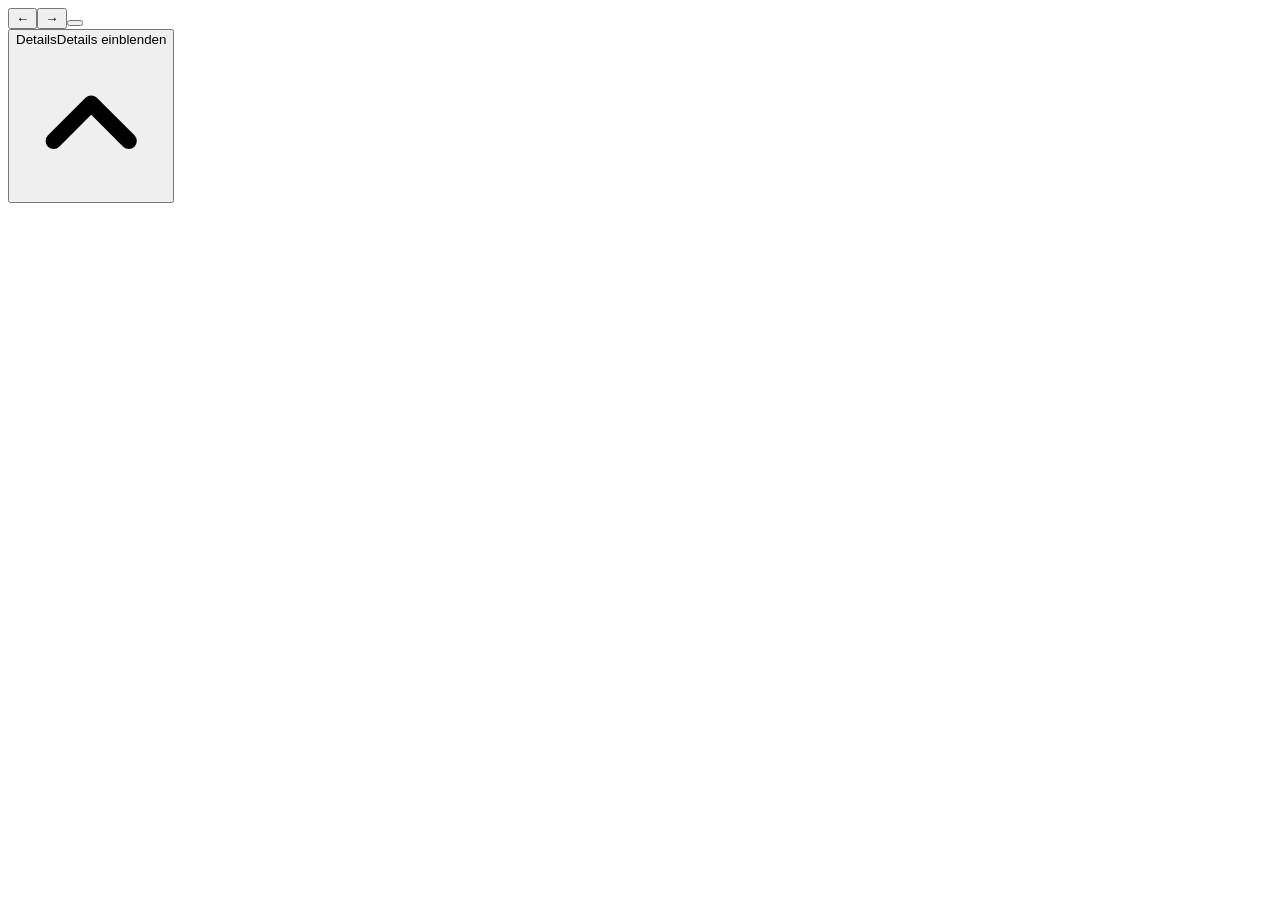
<file: europcar-praesentation/src/people_src.html>
<!DOCTYPE html>
<html lang="de" data-theme="light">
<head>
<meta charset="utf-8">
<meta name="viewport" content="width=device-width, initial-scale=1, viewport-fit=cover">
<title>People Management</title>
<link rel="preconnect" href="https://fonts.googleapis.com">
<link rel="preconnect" href="https://fonts.gstatic.com" crossorigin>
<link href="https://fonts.googleapis.com/css2?family=Inter:wght@400;500;600;700;800&family=JetBrains+Mono:wght@500;600;700&display=swap" rel="stylesheet">
<style>
/*BASE_CSS*/
.pm{display:grid;grid-template-columns:minmax(0,1.05fr) minmax(0,1fr);gap:28px;align-items:center}
@media (max-width:860px){.pm{grid-template-columns:1fr}}
.org{position:relative;height:330px}
.org svg{position:absolute;inset:0;width:100%;height:100%}
.node{position:absolute;translate:-50% -50%;display:flex;flex-direction:column;align-items:center;gap:6px;text-align:center}
.av{width:58px;height:58px;border-radius:50%;display:grid;place-items:center;font-weight:800;font-size:.9rem;border:2px solid var(--line);background:var(--panel)}
.av.me{width:84px;height:84px;background:var(--gate);color:#fff;border-color:var(--gate);font-size:1.05rem;box-shadow:0 0 0 8px var(--gate-bg)}
.node small{font-size:.72rem;color:var(--quiet);font-weight:600;line-height:1.25}
.resp{display:flex;flex-direction:column;gap:9px}
.resp .r{display:flex;align-items:center;gap:12px;padding:11px 14px;border:1px solid var(--line);border-radius:12px;background:var(--panel)}
.resp .r i{flex:none;width:30px;height:30px;border-radius:9px;background:var(--gate-bg);color:var(--gate);display:grid;place-items:center;font-style:normal;font-family:"JetBrains Mono",monospace;font-weight:700;font-size:.78rem}
.resp .r b{font-size:.92rem}
.learn{margin-top:18px;display:flex;flex-wrap:wrap;gap:8px;align-items:center;font-size:.84rem;color:var(--quiet)}
.learn span.p{font-weight:700;color:var(--ink);padding:6px 12px;border-radius:999px;background:var(--soft)}
.oneone{display:grid;grid-template-columns:repeat(5,minmax(0,1fr));gap:8px;margin:6px 0 20px}
@media (max-width:860px){.oneone{grid-template-columns:1fr 1fr}}
.oneone div{border:1px solid var(--line);border-radius:12px;padding:12px;background:var(--panel);position:relative}
.oneone div .n{font-family:"JetBrains Mono",monospace;font-size:.7rem;color:var(--gate);font-weight:700}
.oneone div b{display:block;font-size:.88rem;margin:3px 0 4px}
.oneone div q{font-size:.78rem;color:var(--quiet);quotes:"„" "“"}
.modes{display:grid;grid-template-columns:repeat(4,minmax(0,1fr));gap:10px}
@media (max-width:860px){.modes{grid-template-columns:1fr 1fr}}
.mode{border-radius:12px;padding:14px;background:var(--soft)}
.mode.def{background:var(--gate-bg);outline:1.5px solid var(--gate)}
.mode b{display:block;font-size:.95rem}
.mode span{font-size:.7rem;font-weight:700;color:var(--gate);text-transform:uppercase;letter-spacing:.06em}
.mode q{display:block;margin-top:6px;font-size:.82rem;color:var(--quiet);quotes:"„" "“"}
.principle{margin-top:18px;padding:12px 16px;border-left:3px solid var(--gate);background:var(--gate-bg);border-radius:0 12px 12px 0;font-size:.92rem}
.road{display:grid;grid-template-columns:repeat(4,minmax(0,1fr));gap:12px;position:relative;margin:8px 0 22px}
@media (max-width:860px){.road{grid-template-columns:1fr}}
.ph{border:1px solid var(--line);border-radius:14px;padding:16px;background:var(--panel);position:relative}
.ph .n{display:inline-grid;place-items:center;width:30px;height:30px;border-radius:50%;background:var(--gate);color:#fff;font-weight:800;font-size:.85rem;margin-bottom:8px}
.ph b{display:block;font-size:.98rem;margin-bottom:4px}
.ph p{margin:0;font-size:.82rem;color:var(--quiet)}
.ph:not(:last-child)::after{content:"";position:absolute;right:-12px;top:30px;width:12px;height:2px;background:var(--gate)}
@media (max-width:860px){.ph:not(:last-child)::after{display:none}}
.goal{display:flex;gap:18px;align-items:center;padding:16px 18px;border-radius:14px;background:var(--soft);flex-wrap:wrap}
.five{display:flex;gap:6px}
.five i{width:34px;height:34px;border-radius:50%;background:var(--panel);border:2px solid var(--gate);display:block}
.goal p{margin:0;flex:1;min-width:240px;font-size:.95rem}
.goal p b{color:var(--gate)}
</style>
</head>
<body>
<div class="wrap">
<div class="bar" id="bar"></div>
<div id="stage">
  <div class="caption">
    <div><div class="ct" id="capT"></div><div class="ch" id="capH"></div></div>
    <div class="nav"><button id="prev" aria-label="Zurück">&larr;</button><span id="capN"></span><button id="next" aria-label="Weiter">&rarr;</button><i class="sep" aria-hidden="true"></i><button id="fsb" aria-label="Vollbild"></button></div>
  </div>
  <div class="board" id="board"></div>
  <div class="drawer" id="drawer">
    <button class="dh" id="dh" aria-expanded="false" aria-controls="detail"><span class="dt" id="dTag">Details</span><span class="dn" id="dName"></span><span class="dhint" id="dHint">Details einblenden</span><span class="dchev"><svg viewBox="0 0 16 16" fill="none" stroke="currentColor" stroke-width="1.7" stroke-linecap="round" stroke-linejoin="round"><path d="M4 10l4-4 4 4"/></svg></span></button>
    <div id="detail" aria-live="polite"></div>
  </div>
</div>
</div>
<script>
window.VIEW={steps:[
 {t:'Erfahrung bei Bliq',h:'Vier direkte Mitarbeitende: klare Ziele, KPIs und regelmäßiges Feedback.',
  render:function(el){
   var R=['Aufgaben und Projekte verteilt','KPIs verfolgt','Regelmäßige Einzelgespräche geführt','Coaching angeboten','Bei Leistungsbeurteilungen mitgewirkt'];
   el.innerHTML='<div class="kick">People Management · Bliq · Supply Operations · Jul 2024 – Jul 2025</div>'+
   '<p class="lead">Bei Bliq haben <b>vier Mitarbeitende direkt an mich berichtet</b>.</p>'+
   '<div class="pm"><div class="org" id="org"><svg viewBox="0 0 100 100" preserveAspectRatio="none" aria-hidden="true"><g stroke="#cfcbe9" stroke-width="2" fill="none" stroke-dasharray="4 5" vector-effect="non-scaling-stroke"><line x1="50" y1="53" x2="18" y2="66" vector-effect="non-scaling-stroke"/><line x1="50" y1="53" x2="39" y2="72" vector-effect="non-scaling-stroke"/><line x1="50" y1="53" x2="61" y2="72" vector-effect="non-scaling-stroke"/><line x1="50" y1="53" x2="82" y2="66" vector-effect="non-scaling-stroke"/></g></svg>'+
   '<div class="node pop" style="left:50%;top:32%"><div class="av me">JA</div><small>Supply Operations<br>Manager</small></div>'+
   [['18%','76%'],['39%','82%'],['61%','82%'],['82%','76%']].map(function(p,i){return'<div class="node pop" style="left:'+p[0]+';top:'+p[1]+';animation-delay:'+(.15+i*.1)+'s"><div class="av">'+(i+1)+'</div><small>Mitarbeitende</small></div>'}).join('')+
   '</div><div><div class="resp">'+R.map(function(r,i){return'<div class="r fade" style="animation-delay:'+(.2+i*.12)+'s"><i>0'+(i+1)+'</i><b>'+r+'</b></div>'}).join('')+'</div>'+
   '<div class="learn fade" style="animation-delay:.9s">Gelernt: <span class="p">Klare Ziele</span><span class="p">Eigenverantwortung</span><span class="p">Regelmäßiges Feedback</span></div></div></div>'},
  detail:{tag:'Bliq',name:'Supply Operations Manager · Jul 2024 – Jul 2025',
   html:'<div class="cols"><div class="cell"><b class="h">Verantwortung</b><ul><li>Vier direkte Mitarbeitende</li><li>Aufgaben und Projekte verteilt, KPIs verfolgt</li><li>Regelmäßige Einzelgespräche und Coaching</li><li>Mitwirkung an Leistungsbeurteilungen</li><li>Außerdem: Supply-Budgets, KPIs und Partnerprogramme</li></ul></div></div>'}},
 {t:'Meine Arbeitsweise',h:'Ein 1:1 ist kein Status-Meeting: Ziel sind Urteilsvermögen und Eigenständigkeit.',
  render:function(el){
   var P=[['Ankommen','Wie geht es dir wirklich?'],['Deine Themen zuerst','Was beschäftigt dich diese Woche am meisten?'],['Meine Punkte','Feedback, Entscheidungen, Kontext'],['Nach vorne','Zusagen und Entwicklung'],['Abschluss','Was bringst du beim nächsten Mal mit?']];
   var M=[['Orientierung','Ist klar, wie ein gutes Ergebnis aussieht?',0],['Unterstützung','Was steht dir im Weg?',1],['Verbindlichkeit','Wir hatten X bis Y vereinbart – wo stehen wir?',0],['Entwicklung','Welche Entscheidung möchtest du im nächsten Quartal selbst verantworten?',0]];
   el.innerHTML='<div class="kick">Meine Praxis · Einzelgespräche</div><p class="lead">Aufbau eines 1:1 in fünf Teilen, wöchentlich 30 Minuten mit direkten Mitarbeitenden.</p>'+
   '<div class="oneone">'+P.map(function(p,i){return'<div class="fade" style="animation-delay:'+(i*.08)+'s"><span class="n">0'+(i+1)+'</span><b>'+p[0]+'</b><q>'+p[1]+'</q></div>'}).join('')+'</div>'+
   '<div class="kick" style="margin-bottom:8px">Vier Modi, je nach Person und Situation</div><div class="modes">'+M.map(function(m,i){return'<div class="mode fade'+(m[2]?' def':'')+'" style="animation-delay:'+(.4+i*.08)+'s">'+(m[2]?'<span>Standard</span>':'<span>&nbsp;</span>')+'<b>'+m[0]+'</b><q>'+m[1]+'</q></div>'}).join('')+'</div>'+
   '<div class="principle fade" style="animation-delay:.8s">„Ein 1:1 ist kein Status-Meeting – den Status sehe ich im Dashboard.“</div>'},
  detail:{tag:'Meine Praxis',name:'Rhythmus und Regeln',
   html:'<div class="cols"><div class="cell"><b class="h">Rhythmus</b><ul><li>Wöchentlich 30 Min. mit direkten Mitarbeitenden</li><li>Alle zwei Wochen 45 Min. mit erfahrenen Mitarbeitenden</li><li>Monatlich 60 Min. für Entwicklung, getrennt vom operativen Gespräch</li></ul></div>'+
   '<div class="cell"><b class="h">Regeln</b><ul><li>Keine Aufgabenkontrolle im 1:1 (dafür Stand-up oder asynchron)</li><li>Keine Überraschungen in Leistungsbeurteilungen</li><li>1:1s werden nicht abgesagt</li><li>Bei Problemen zuerst klären: Können, Wollen oder System?</li></ul></div>'+
   '<div class="cell"><b class="h">Coaching</b>Verstehen → Fragen → Herausfordern → Vereinbaren → Überprüfen. Maßstab: Trifft die Person nach sechs Monaten mehr Entscheidungen selbst?</div></div>'}},
 {t:'Ansatz bei Europcar',h:'Auf vorhandenem Wissen aufbauen und ein selbstständiges Team entwickeln.',
  render:function(el){
   var S=[['Kennenlernen','Die fünf Spezialisten: ihre Kompetenzen, ihre Aufgaben und die Zusammenarbeit mit anderen Bereichen.'],['Standards stärken','Gemeinsame Standards für Daten, Definitionen und Abläufe.'],['Entwicklung','Coaching und Cross-Training, damit Wissen nicht an einer Person hängt.'],['Klare Verantwortung','Klare Verantwortlichkeiten je Thema und Bereich.']];
   el.innerHTML='<div class="kick">Mein Ansatz · Team von fünf Spezialisten</div><p class="lead" style="max-width:none">Bei Europcar würde ich <b>zuerst zuhören und verstehen</b>, dann gemeinsam Standards und Entwicklung stärken.</p>'+
   '<div class="road">'+S.map(function(s,i){return'<div class="ph fade" style="animation-delay:'+(i*.14)+'s"><span class="n">'+(i+1)+'</span><b>'+s[0]+'</b><p>'+s[1]+'</p></div>'}).join('')+'</div>'+
   '<div class="goal fade" style="animation-delay:.65s"><div class="five" aria-hidden="true"><i></i><i></i><i></i><i></i><i></i></div><p><b>Ziel:</b> ein selbstständiges, gut zusammenarbeitendes Team, das zuverlässige Analysen für wichtige Geschäftsentscheidungen liefert.</p></div>'},
  detail:{tag:'Europcar',name:'Mein Ansatz für das Team von fünf Spezialisten',
   html:'<p style="margin:0;max-width:85ch">Bei Europcar würde ich zuerst die fünf Spezialisten kennenlernen: ihre Kompetenzen, ihre Aufgaben und die Zusammenarbeit mit anderen Bereichen. Danach würde ich gemeinsame Standards stärken, die Entwicklung durch Coaching und Cross-Training unterstützen und für klare Verantwortlichkeiten sorgen. Mein Ziel wäre es, auf dem vorhandenen Wissen aufzubauen und ein selbstständiges, gut zusammenarbeitendes Team zu entwickeln, das zuverlässige Analysen für wichtige Geschäftsentscheidungen liefert.</p>'}}
]};
</script>
<script>/*ENGINE_JS*/</script>
</body>
</html>
</file>
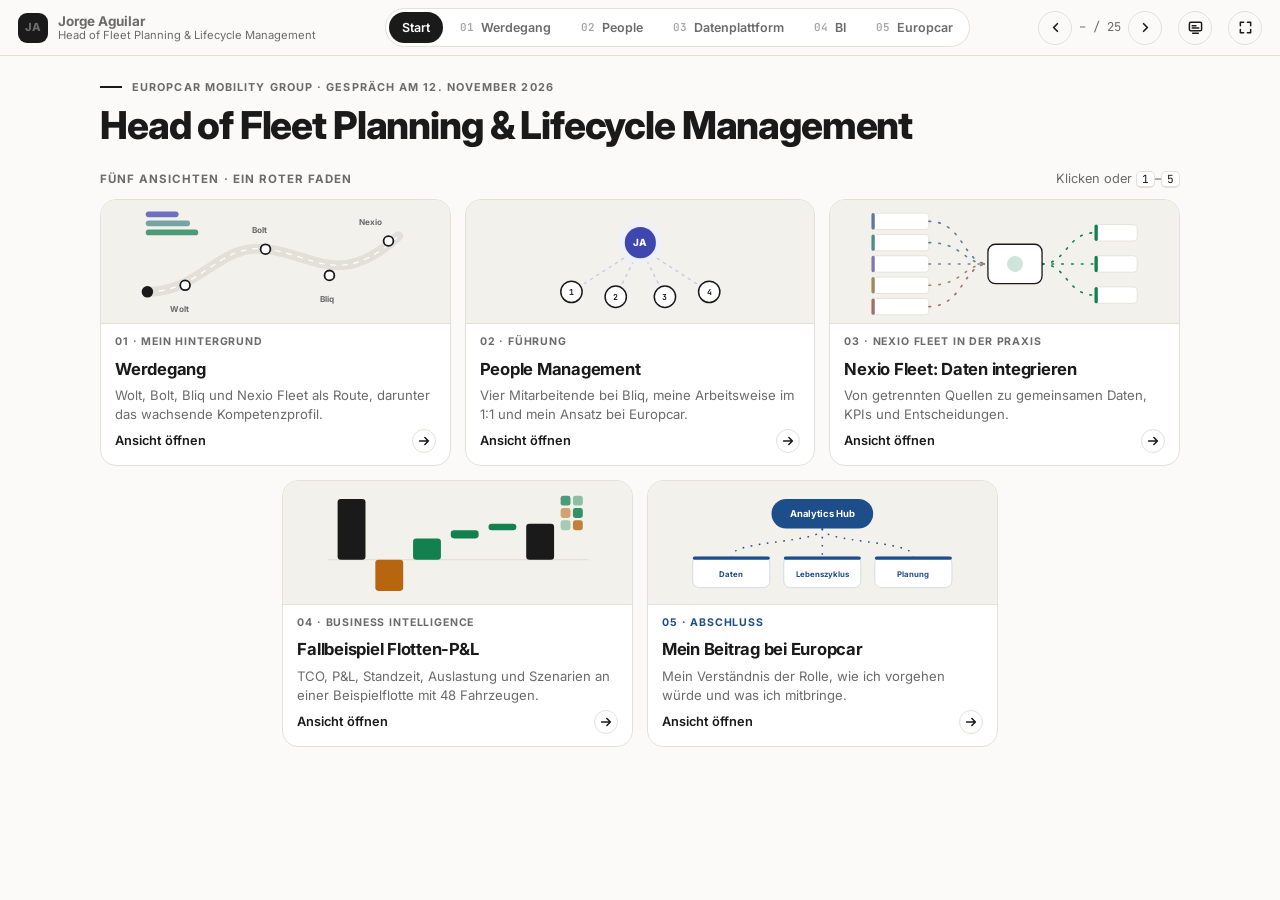
<file: europcar-praesentation/src/shell_template.html>
<!DOCTYPE html>
<html lang="de" data-theme="light">
<head>
<meta charset="utf-8">
<meta name="viewport" content="width=device-width, initial-scale=1, viewport-fit=cover">
<title>Europcar · Interaktive Präsentation</title>
<link rel="preconnect" href="https://fonts.googleapis.com">
<link rel="preconnect" href="https://fonts.gstatic.com" crossorigin>
<link href="https://fonts.googleapis.com/css2?family=Inter:wght@400;500;600;700;800&family=JetBrains+Mono:wght@500;600;700&display=swap" rel="stylesheet">
<style>
:root{
  --bg:#fbfaf8;--panel:#ffffff;--ink:#1a1a1a;--quiet:#6b6b6b;--line:#e3e0da;--soft:#f3f1ec;
  --flow:#13804f;--leak:#b8650f;--gate:#3f46b0;--gate-bg:#eef0fb;--dim:#b9b5ad;
  --s1:#5d7899;--s2:#4f8a8c;--s3:#7f7aa8;--s4:#a08a5a;--s5:#a07068;
  --top:56px;
}
*,*::before,*::after{box-sizing:border-box}
html,body{height:100%}
body{margin:0;background:var(--bg);color:var(--ink);font-family:Inter,-apple-system,BlinkMacSystemFont,sans-serif;font-size:15px;line-height:1.55;-webkit-font-smoothing:antialiased;overflow:hidden}
/* ---------- top bar ---------- */
.top{position:fixed;inset:0 0 auto 0;height:var(--top);z-index:50;display:flex;align-items:center;gap:16px;padding:0 18px;
  background:rgba(251,250,248,.92);backdrop-filter:saturate(1.4) blur(8px);-webkit-backdrop-filter:saturate(1.4) blur(8px);border-bottom:1px solid var(--line)}
.brand{display:flex;align-items:center;gap:10px;min-width:0;cursor:pointer;background:none;border:0;padding:0;font:inherit;color:inherit;text-align:left}
.mono{width:30px;height:30px;border-radius:9px;background:var(--ink);color:var(--panel);display:grid;place-items:center;font-weight:800;font-size:.78rem;letter-spacing:.02em;flex:none}
.brand .mono{display:grid}
.brand b{display:block;font-size:.84rem;line-height:1.2}
.brand span{display:block;font-size:.7rem;color:var(--quiet);line-height:1.2;white-space:nowrap}
.tabs{display:flex;gap:4px;margin:0 auto;padding:3px;border:1px solid var(--line);border-radius:999px;background:var(--panel)}
.tabs button{font:inherit;font-size:.78rem;font-weight:600;color:var(--quiet);background:transparent;border:0;border-radius:999px;padding:6px 13px;cursor:pointer;white-space:nowrap;display:inline-flex;align-items:center;gap:7px}
.tabs button:hover{color:var(--ink)}
.tabs button.on{background:var(--ink);color:var(--panel)}
.tabs .n{font-family:"JetBrains Mono",monospace;font-size:.68rem;opacity:.6}
.tbtn{width:34px;height:34px;border-radius:999px;border:1px solid var(--line);background:transparent;color:var(--ink);display:inline-flex;align-items:center;justify-content:center;cursor:pointer;flex:none;padding:0}
.tbtn:hover{border-color:var(--ink)}
.tbtn.on{background:var(--ink);color:var(--panel);border-color:var(--ink)}
.tbtn svg{width:15px;height:15px}
@media (max-width:980px){.brand span{display:none}}
@media (max-width:820px){.tabs .t{display:none}.brand b{display:none}}
/* ---------- views ---------- */
.view{position:fixed;inset:var(--top) 0 0 0;display:none}
.view.on{display:block}
.view iframe{width:100%;height:100%;border:0;display:block;background:var(--bg)}
#welcome{overflow-y:auto}
/* ---------- welcome ---------- */
.hero{max-width:1120px;margin:0 auto;padding:clamp(14px,2.5vh,40px) 20px 12px}
.kick{font-size:.68rem;font-weight:700;text-transform:uppercase;letter-spacing:.1em;color:var(--quiet);display:flex;align-items:center;gap:10px}
.kick i{display:inline-block;width:22px;height:2px;background:var(--ink)}
h1{font-size:clamp(1.6rem,3vw,2.4rem);line-height:1.08;letter-spacing:-.03em;font-weight:800;margin:10px 0 0}
.lead{font-size:clamp(.98rem,1.4vw,1.1rem);color:var(--quiet);max-width:62ch;margin:0}
.lead b{color:var(--ink);font-weight:600}
.meta{display:flex;flex-wrap:wrap;gap:8px 22px;margin:22px 0 0;font-size:.82rem;color:var(--quiet)}
.meta span{display:inline-flex;align-items:center;gap:7px}
.meta i{width:6px;height:6px;border-radius:50%;background:var(--flow);display:inline-block}
.sect{display:flex;align-items:baseline;justify-content:space-between;gap:16px;margin:clamp(14px,2.5vh,32px) 0 10px;flex-wrap:wrap}
.sect h2{font-size:.72rem;font-weight:700;text-transform:uppercase;letter-spacing:.09em;color:var(--quiet);margin:0}
.sect p{margin:0;font-size:.8rem;color:var(--quiet)}
.cards{display:grid;grid-template-columns:repeat(3,minmax(0,1fr));gap:14px}
@media (max-width:900px){.cards{grid-template-columns:1fr}}
.card{position:relative;text-align:left;font:inherit;color:inherit;background:var(--panel);border:1px solid var(--line);border-radius:16px;padding:0;cursor:pointer;overflow:hidden;
  transition:border-color .2s,transform .25s cubic-bezier(.2,.7,.2,1),box-shadow .25s;animation:rise .6s cubic-bezier(.2,.7,.2,1) both;display:flex;flex-direction:column}
.card:nth-child(2){animation-delay:.08s}.card:nth-child(3){animation-delay:.16s}
.card:hover,.card:focus-visible{border-color:var(--ink);transform:translateY(-3px);box-shadow:0 14px 30px rgba(20,20,20,.08);outline:none}
.art{height:150px;background:var(--soft);border-bottom:1px solid var(--line);display:block;width:100%}
.cb{padding:10px 14px 12px;display:flex;flex-direction:column;gap:4px;flex:1}
.q{font-size:.66rem;font-weight:700;text-transform:uppercase;letter-spacing:.08em;color:var(--quiet);display:flex;justify-content:space-between;gap:8px}
.q .f{font-family:"JetBrains Mono",monospace;letter-spacing:0;text-transform:none}
.card h3{margin:2px 0 0;font-size:1.04rem;letter-spacing:-.015em}
.card p{margin:0;font-size:.82rem;line-height:1.4;color:var(--quiet)}
.go{margin-top:auto;padding-top:2px;display:flex;align-items:center;justify-content:space-between;font-size:.8rem;font-weight:600}
.go .arrow{width:24px;height:24px;border-radius:999px;border:1px solid var(--line);display:grid;place-items:center;transition:background .2s,color .2s,border-color .2s}
.card:hover .go .arrow{background:var(--ink);color:var(--panel);border-color:var(--ink)}
.closing{margin-top:14px;display:grid;grid-template-columns:auto 1fr;gap:14px;align-items:center;padding:14px 18px;border:1px dashed var(--dim);border-radius:14px;font-size:.86rem;color:var(--quiet);animation:rise .6s .24s cubic-bezier(.2,.7,.2,1) both}
.closing b{color:var(--ink)}
.closing .num{font-family:"JetBrains Mono",monospace;font-size:.72rem;font-weight:700;color:var(--ink);border:1px solid var(--line);border-radius:6px;padding:2px 7px;background:var(--panel)}
kbd{font-family:"JetBrains Mono",monospace;font-size:.7rem;border:1px solid var(--line);border-bottom-width:2px;border-radius:5px;padding:0 5px;background:var(--panel);color:var(--ink)}
@keyframes rise{from{opacity:0;transform:translateY(10px)}to{opacity:1;transform:none}}
/* art animations */
.route-dot{offset-path:path('M24 112 C 90 112, 110 52, 170 60 S 260 108, 330 44');animation:drive 4.5s cubic-bezier(.45,.05,.55,.95) infinite}
@keyframes drive{0%{offset-distance:0%}70%,100%{offset-distance:100%}}
.flow-dot{animation:flow 3.2s linear infinite}
@keyframes flow{from{stroke-dashoffset:60}to{stroke-dashoffset:0}}
.team-dash{animation:team 1s linear infinite}
@keyframes team{from{stroke-dashoffset:18}to{stroke-dashoffset:0}}
.bar-g{transform-box:fill-box;transform-origin:bottom;animation:grow 3.6s cubic-bezier(.2,.7,.2,1) -1.3s infinite}
@keyframes grow{0%{transform:scaleY(.15)}35%,85%{transform:scaleY(1)}100%{transform:scaleY(.15)}}
@media (prefers-reduced-motion:reduce){.card,.closing,.route-dot,.flow-dot,.team-dash,.bar-g{animation:none}}
.hint{position:fixed;left:50%;bottom:18px;transform:translateX(-50%) translateY(10px);z-index:60;background:var(--ink);color:var(--panel);font-size:.78rem;font-weight:600;padding:8px 14px;border-radius:999px;opacity:0;pointer-events:none;transition:opacity .25s,transform .25s}
.hint.show{opacity:1;transform:translateX(-50%)}
.cards{grid-template-columns:repeat(6,minmax(0,1fr))}
.cards .card{grid-column:span 2}.cards .card:nth-child(4){grid-column:2 / span 2}
@media (max-width:900px){.cards{grid-template-columns:1fr}.cards .card,.cards .card:nth-child(4){grid-column:auto}}
.card:nth-child(4){animation-delay:.24s}.card:nth-child(5){animation-delay:.32s}
.card.ec .q{color:#1d4e89}
.art{height:clamp(80px,calc(20vh - 56px),130px)}
.pulse{transform-box:fill-box;transform-origin:center;animation:pulse 2.6s ease-in-out infinite}
@keyframes pulse{0%,100%{transform:scale(.85);opacity:.9}50%{transform:scale(1.15);opacity:.4}}
.gnav{display:inline-flex;align-items:center;gap:6px;flex:none}
.gnav span{font-family:"JetBrains Mono",monospace;font-size:.76rem;color:var(--quiet);min-width:44px;text-align:center}
.gstrip{position:fixed;left:0;right:0;top:var(--top);height:3px;z-index:49;background:transparent}
.gstrip i{display:block;height:100%;background:var(--gate);width:0;transition:width .35s cubic-bezier(.2,.7,.2,1)}
@media (max-width:1100px){.tabs .t{display:none}}
@media (prefers-reduced-motion:reduce){.pulse{animation:none}}
.card .art *{animation-play-state:paused}
.card:hover .art *,.card:focus-visible .art *{animation-play-state:running}
</style>
</head>
<body>
<header class="top">
  <button class="brand" id="home" aria-label="Zur Startseite"><span class="mono">JA</span><span><b>Jorge Aguilar</b><span>Head of Fleet Planning &amp; Lifecycle Management</span></span></button>
  <nav class="tabs" id="tabs" aria-label="Ansichten">
    <button data-v="0"><span>Start</span></button>
    <button data-v="1"><span class="n">01</span><span class="t">Werdegang</span></button>
    <button data-v="2"><span class="n">02</span><span class="t">People</span></button>
    <button data-v="3"><span class="n">03</span><span class="t">Datenplattform</span></button>
    <button data-v="4"><span class="n">04</span><span class="t">BI</span></button>
    <button data-v="5"><span class="n">05</span><span class="t">Europcar</span></button>
  </nav>
  <div class="gnav" id="gnav"><button class="tbtn" id="gPrev" aria-label="Vorheriger Schritt"><svg width="14" height="14" viewBox="0 0 16 16" fill="none" stroke="currentColor" stroke-width="1.8" stroke-linecap="round" stroke-linejoin="round"><path d="M10 4L6 8l4 4"/></svg></button><span id="gN">– / 12</span><button class="tbtn" id="gNext" aria-label="Nächster Schritt"><svg width="14" height="14" viewBox="0 0 16 16" fill="none" stroke="currentColor" stroke-width="1.8" stroke-linecap="round" stroke-linejoin="round"><path d="M6 4l4 4-4 4"/></svg></button></div>
  <button class="tbtn" id="nb" aria-label="Referentenansicht öffnen" title="Referentenansicht (N)"><svg width="15" height="15" viewBox="0 0 16 16" fill="none" stroke="currentColor" stroke-width="1.6" stroke-linecap="round" stroke-linejoin="round"><rect x="1.5" y="2.5" width="13" height="9" rx="1.5"/><path d="M5 14h6M4.5 6h4M4.5 8.5h7"/></svg></button>
  <button class="tbtn" id="fsb" aria-label="Vollbild" title="Vollbild"></button>
</header>
<div class="gstrip" aria-hidden="true"><i id="gBar"></i></div>

<main>
<section class="view on" id="welcome" aria-label="Start">
  <div class="hero">
    <div class="kick"><i></i>Europcar Mobility Group · Gespräch am 12. November 2026</div>
    <h1>Head of Fleet Planning &amp; Lifecycle Management</h1>

    <div class="sect"><h2>Fünf Ansichten · ein roter Faden</h2><p>Klicken oder <kbd>1</kbd>–<kbd>5</kbd></p></div>
    <div class="cards">
      <button class="card" data-v="1">
        <svg class="art" viewBox="0 0 360 150" preserveAspectRatio="xMidYMid meet" aria-hidden="true">
          <path d="M24 112 C 90 112, 110 52, 170 60 S 260 108, 330 44" fill="none" stroke="#e3e0da" stroke-width="12" stroke-linecap="round"/>
          <path d="M24 112 C 90 112, 110 52, 170 60 S 260 108, 330 44" fill="none" stroke="#fff" stroke-width="1.5" stroke-dasharray="7 7"/>
          <g fill="#fff" stroke="#1a1a1a" stroke-width="2.2"><circle cx="70" cy="104" r="6"/><circle cx="168" cy="60" r="6"/><circle cx="246" cy="92" r="6"/><circle cx="318" cy="50" r="6"/></g>
          <circle class="route-dot" r="7" fill="#1a1a1a"/>
          <g font-family="Inter" font-size="10" font-weight="700" fill="#6b6b6b"><text x="52" y="136">Wolt</text><text x="152" y="40">Bolt</text><text x="234" y="124">Bliq</text><text x="282" y="30">Nexio</text></g>
          <g><rect x="22" y="14" width="40" height="7" rx="3.5" fill="#3f46b0" opacity=".75"/><rect x="22" y="25" width="54" height="7" rx="3.5" fill="#4f8a8c" opacity=".75"/><rect x="22" y="36" width="64" height="7" rx="3.5" fill="#13804f" opacity=".75"/></g>
        </svg>
        <div class="cb">
          <div class="q"><span>01 · Mein Hintergrund</span></div>
          <h3>Werdegang</h3>
          <p>Wolt, Bolt, Bliq und Nexio Fleet als Route, darunter das wachsende Kompetenzprofil.</p>
          <div class="go"><span>Ansicht öffnen</span><span class="arrow"><svg width="14" height="14" viewBox="0 0 16 16" fill="none" stroke="currentColor" stroke-width="1.8" stroke-linecap="round" stroke-linejoin="round"><path d="M3 8h10M9 4l4 4-4 4"/></svg></span></div>
        </div>
      </button>
      <button class="card" data-v="2">
        <svg class="art" viewBox="0 0 360 150" preserveAspectRatio="xMidYMid meet" aria-hidden="true">
          <g class="team-dash" stroke="#cfcbe9" stroke-width="2" fill="none" stroke-dasharray="4 5"><path d="M96 112 L180 58"/><path d="M150 118 L180 58"/><path d="M210 118 L180 58"/><path d="M264 112 L180 58"/></g>
          <circle class="pulse" cx="180" cy="52" r="26" fill="#eef0fb"/>
          <circle cx="180" cy="52" r="19" fill="#3f46b0"/><text x="180" y="56.5" text-anchor="middle" font-family="Inter" font-size="12" font-weight="800" fill="#fff">JA</text>
          <g fill="#fff" stroke="#1a1a1a" stroke-width="1.8"><circle cx="96" cy="112" r="13"/><circle cx="150" cy="118" r="13"/><circle cx="210" cy="118" r="13"/><circle cx="264" cy="112" r="13"/></g>
          <g font-family="JetBrains Mono" font-size="10" font-weight="700" fill="#1a1a1a" text-anchor="middle"><text x="96" y="115.5">1</text><text x="150" y="121.5">2</text><text x="210" y="121.5">3</text><text x="264" y="115.5">4</text></g>
        </svg>
        <div class="cb">
          <div class="q"><span>02 · Führung</span></div>
          <h3>People Management</h3>
          <p>Vier Mitarbeitende bei Bliq, meine Arbeitsweise im 1:1 und mein Ansatz bei Europcar.</p>
          <div class="go"><span>Ansicht öffnen</span><span class="arrow"><svg width="14" height="14" viewBox="0 0 16 16" fill="none" stroke="currentColor" stroke-width="1.8" stroke-linecap="round" stroke-linejoin="round"><path d="M3 8h10M9 4l4 4-4 4"/></svg></span></div>
        </div>
      </button>
      <button class="card" data-v="3">
        <svg class="art" viewBox="0 0 360 150" preserveAspectRatio="xMidYMid meet" aria-hidden="true">
          <g fill="#fff" stroke="#e3e0da"><rect x="18" y="16" width="70" height="20" rx="5"/><rect x="18" y="42" width="70" height="20" rx="5"/><rect x="18" y="68" width="70" height="20" rx="5"/><rect x="18" y="94" width="70" height="20" rx="5"/><rect x="18" y="120" width="70" height="20" rx="5"/></g>
          <g><rect x="18" y="16" width="4" height="20" rx="2" fill="#5d7899"/><rect x="18" y="42" width="4" height="20" rx="2" fill="#4f8a8c"/><rect x="18" y="68" width="4" height="20" rx="2" fill="#7f7aa8"/><rect x="18" y="94" width="4" height="20" rx="2" fill="#a08a5a"/><rect x="18" y="120" width="4" height="20" rx="2" fill="#a07068"/></g>
          <g fill="none" stroke-width="2" stroke-linecap="round" class="flow-dot" stroke-dasharray="2 10">
            <path d="M88 26 C 130 26,130 78,160 78" stroke="#5d7899"/><path d="M88 52 C 130 52,130 78,160 78" stroke="#4f8a8c"/><path d="M88 78 L 160 78" stroke="#7f7aa8"/><path d="M88 104 C 130 104,130 78,160 78" stroke="#a08a5a"/><path d="M88 130 C 130 130,130 78,160 78" stroke="#a07068"/>
            <path d="M226 78 C 256 78,256 40,290 40" stroke="#13804f"/><path d="M226 78 L 290 78" stroke="#13804f"/><path d="M226 78 C 256 78,256 116,290 116" stroke="#13804f"/></g>
          <rect x="160" y="54" width="66" height="48" rx="9" fill="#fff" stroke="#1a1a1a" stroke-width="1.6"/>
          <circle cx="193" cy="78" r="9" fill="#13804f" opacity=".2" stroke="#13804f" stroke-width="1.5"/>
          <g fill="#fff" stroke="#e3e0da"><rect x="290" y="30" width="52" height="20" rx="5"/><rect x="290" y="68" width="52" height="20" rx="5"/><rect x="290" y="106" width="52" height="20" rx="5"/></g>
          <g><rect x="290" y="30" width="4" height="20" rx="2" fill="#13804f"/><rect x="290" y="68" width="4" height="20" rx="2" fill="#13804f"/><rect x="290" y="106" width="4" height="20" rx="2" fill="#13804f"/></g>
        </svg>
        <div class="cb">
          <div class="q"><span>03 · Nexio Fleet in der Praxis</span></div>
          <h3>Nexio Fleet: Daten integrieren</h3>
          <p>Von getrennten Quellen zu gemeinsamen Daten, KPIs und Entscheidungen.</p>
          <div class="go"><span>Ansicht öffnen</span><span class="arrow"><svg width="14" height="14" viewBox="0 0 16 16" fill="none" stroke="currentColor" stroke-width="1.8" stroke-linecap="round" stroke-linejoin="round"><path d="M3 8h10M9 4l4 4-4 4"/></svg></span></div>
        </div>
      </button>
      <button class="card" data-v="4">
        <svg class="art" viewBox="0 0 360 150" preserveAspectRatio="xMidYMid meet" aria-hidden="true">
          <line x1="22" y1="96" x2="340" y2="96" stroke="#e3e0da" stroke-width="1.5"/>
          <rect class="bar-g" x="34" y="22" width="34" height="74" rx="4" fill="#1a1a1a"/>
          <rect class="bar-g" style="animation-delay:.12s" x="80" y="96" width="34" height="38" rx="4" fill="#b8650f"/>
          <rect class="bar-g" style="animation-delay:.24s" x="126" y="70" width="34" height="26" rx="4" fill="#13804f"/>
          <rect class="bar-g" style="animation-delay:.36s" x="172" y="60" width="34" height="10" rx="4" fill="#13804f"/>
          <rect class="bar-g" style="animation-delay:.48s" x="218" y="52" width="34" height="8" rx="4" fill="#13804f"/>
          <rect class="bar-g" style="animation-delay:.6s" x="264" y="52" width="34" height="44" rx="4" fill="#1a1a1a"/>
          <g>
            <rect x="306" y="18" width="12" height="12" rx="3" fill="#13804f" opacity=".75"/><rect x="321" y="18" width="12" height="12" rx="3" fill="#13804f" opacity=".45"/>
            <rect x="306" y="33" width="12" height="12" rx="3" fill="#b8650f" opacity=".55"/><rect x="321" y="33" width="12" height="12" rx="3" fill="#13804f" opacity=".85"/>
            <rect x="306" y="48" width="12" height="12" rx="3" fill="#13804f" opacity=".35"/><rect x="321" y="48" width="12" height="12" rx="3" fill="#b8650f" opacity=".8"/></g>
        </svg>
        <div class="cb">
          <div class="q"><span>04 · Business Intelligence</span></div>
          <h3>Fallbeispiel Flotten-P&amp;L</h3>
          <p>TCO, P&amp;L, Standzeit, Auslastung und Szenarien an einer Beispielflotte mit 48 Fahrzeugen.</p>
          <div class="go"><span>Ansicht öffnen</span><span class="arrow"><svg width="14" height="14" viewBox="0 0 16 16" fill="none" stroke="currentColor" stroke-width="1.8" stroke-linecap="round" stroke-linejoin="round"><path d="M3 8h10M9 4l4 4-4 4"/></svg></span></div>
        </div>
      </button>
      <button class="card ec" data-v="5">
        <svg class="art" viewBox="0 0 360 150" preserveAspectRatio="xMidYMid meet" aria-hidden="true">
          <g fill="#fff" stroke="#c9d6e8"><rect x="22" y="92" width="94" height="38" rx="8"/><rect x="133" y="92" width="94" height="38" rx="8"/><rect x="244" y="92" width="94" height="38" rx="8"/></g>
          <g fill="#1d4e89"><rect x="22" y="92" width="94" height="4" rx="2"/><rect x="133" y="92" width="94" height="4" rx="2"/><rect x="244" y="92" width="94" height="4" rx="2"/></g>
          <g fill="none" stroke="#1d4e89" stroke-width="1.8" class="flow-dot" stroke-dasharray="2 8"><path d="M180 58 C 180 76, 69 72, 69 92"/><path d="M180 58 L 180 92"/><path d="M180 58 C 180 76, 291 72, 291 92"/></g>
          <rect x="118" y="22" width="124" height="36" rx="18" fill="#1d4e89"/><text x="180" y="44.5" text-anchor="middle" font-family="Inter" font-size="11.5" font-weight="700" fill="#fff">Analytics Hub</text>
          <g font-family="Inter" font-size="9.5" font-weight="700" fill="#1d4e89" text-anchor="middle"><text x="69" y="117">Daten</text><text x="180" y="117">Lebenszyklus</text><text x="291" y="117">Planung</text></g>
        </svg>
        <div class="cb">
          <div class="q"><span>05 · Abschluss</span></div>
          <h3>Mein Beitrag bei Europcar</h3>
          <p>Mein Verständnis der Rolle, wie ich vorgehen würde und was ich mitbringe.</p>
          <div class="go"><span>Ansicht öffnen</span><span class="arrow"><svg width="14" height="14" viewBox="0 0 16 16" fill="none" stroke="currentColor" stroke-width="1.8" stroke-linecap="round" stroke-linejoin="round"><path d="M3 8h10M9 4l4 4-4 4"/></svg></span></div>
        </div>
      </button>
    </div>
  </div>
</section>
<section class="view" id="v1" aria-label="Werdegang"><iframe title="Werdegang" allow="fullscreen" allowfullscreen></iframe></section>
<section class="view" id="v2" aria-label="People Management"><iframe title="People Management" allow="fullscreen" allowfullscreen></iframe></section>
<section class="view" id="v3" aria-label="Datenplattform"><iframe title="Nexio Fleet: Datenfluss" allow="fullscreen" allowfullscreen></iframe></section>
<section class="view" id="v4" aria-label="Business Intelligence"><iframe title="Business Intelligence" allow="fullscreen" allowfullscreen></iframe></section>
<section class="view" id="v5" aria-label="Mein Beitrag bei Europcar"><iframe title="Mein Beitrag bei Europcar" allow="fullscreen" allowfullscreen></iframe></section>
</main>
<div class="hint" id="hint"></div>

<script>
var SRC=[null,/*P1*/,/*P2*/,/*P3*/,/*P4*/,/*P5*/];
(function(){
var N=5,cur=0,views=[0,1,2,3,4,5].map(function(i){return document.getElementById(i?'v'+i:'welcome')});
var NAMES=['Start','Werdegang','People Management','Datenplattform','Business Intelligence','Mein Beitrag bei Europcar'];
/* Route: every step of every view, in order */
var STEPN={1:['Wolt','Bolt','Bliq','Nexio Fleet','Roter Faden'],2:['Erfahrung bei Bliq','Meine Arbeitsweise','Ansatz bei Europcar'],
  3:['Überblick','Die Herausforderung','Datenquellen','Strukturieren & prüfen','Gemeinsame Kennzahlen','Mein Beitrag','Entscheidungen'],
  4:['Die Fragen','TCO je Fahrzeug','Flotten-P&L','Standzeit & Auslastung','Szenarien','Mein Beitrag','Brücke zu Europcar'],
  5:['Mein Verständnis der Rolle','Wie ich vorgehe','Zusammengefasst']};
var SHORT={1:'Werdegang',2:'People',3:'Daten',4:'BI',5:'Europcar'};
var FULL=[];[1,2,3,4,5].forEach(function(v){STEPN[v].forEach(function(t,k){FULL.push([v,k,SHORT[v]+' · '+t])})});
var gi=-1,pend={};
function R(){return FULL}
function idxOf(v,s){var r=R();for(var k=0;k<r.length;k++)if(r[k][0]===v&&r[k][1]===s)return k;return -1}
var tabs=[].slice.call(document.querySelectorAll('#tabs button'));
var hint=document.getElementById('hint'),hT;
function flash(t){hint.textContent=t;hint.classList.add('show');clearTimeout(hT);hT=setTimeout(function(){hint.classList.remove('show')},1500)}
function frame(i){return views[i].querySelector('iframe')}
function setStepIn(i,s){var f=frame(i);try{if(f.dataset.ready&&f.contentWindow.__goto){f.contentWindow.__goto(s);return}}catch(e){}pend[i]=s}
function go(i,opts){opts=opts||{};if(i<0||i>N)return;var prev=cur;cur=i;
  views.forEach(function(v,k){v.classList.toggle('on',k===i)});
  tabs.forEach(function(b){b.classList.toggle('on',+b.dataset.v===i)});
  if(i>0){var f=frame(i);if(!f.dataset.loaded){f.dataset.loaded='1';f.addEventListener('load',function(){wire(i);f.dataset.ready='1';
        if(pend[i]!=null){var s=pend[i];delete pend[i];try{f.contentWindow.__goto(s)}catch(e){}}},{once:true});f.srcdoc=SRC[i]}
    setTimeout(function(){try{f.contentWindow.focus()}catch(e){}},60)}
  else{window.focus()}
  try{if(location.hash!=='#'+i)history.replaceState(null,'','#'+i)}catch(e){}
  if(prev!==i&&opts.flash!==false)flash((i?'0'+i+' · ':'')+NAMES[i])}
function gUpd(){notesSoon();var n=R().length;document.getElementById('gN').textContent=(gi<0?'–':gi+1)+' / '+n;document.getElementById('gBar').style.width=((gi+1)/n*100)+'%'}
function gGo(g){var r=R();if(g<-1)return;if(g>=r.length){flash('Ende der Präsentation');return}
  gi=g;gUpd();if(g<0){go(0,{flash:false});flash('Start');return}
  var G=r[g];go(G[0],{flash:false});setStepIn(G[0],G[1]);flash((g+1)+' / '+r.length+' · '+G[2])}
function firstGuideOf(v){var r=R();for(var k=0;k<r.length;k++)if(r[k][0]===v)return k;return -1}
function jump(v){gGo(v===0?-1:firstGuideOf(v))}
function state(i){try{var d=frame(i).contentDocument,t=d.getElementById('capN').textContent.split('/');return{s:+t[0],n:+t[1]}}catch(e){return null}}
function isInput(e){return e.target&&/^(INPUT|SELECT|TEXTAREA)$/.test(e.target.tagName)}
function wire(i){var w=frame(i).contentWindow,d=w.document;
  /* the top bar stepper drives all steps: hide the view's own stepper */
  var css=d.createElement('style');css.textContent='#prev,#next,#capN,#next+.sep{display:none!important}';d.head.appendChild(css);
  /* keep the top bar in sync when a step is chosen inside the view (tabs, clicks in the graphic) */
  var hs=d.createElement('style');hs.id='hideNotes';d.head.appendChild(hs);syncHide(i);
  var dn=d.getElementById('drawer');if(dn&&w.MutationObserver)new w.MutationObserver(function(){if(cur===i)notesSoon()}).observe(dn,{childList:true,characterData:true,subtree:true});
  var cn=d.getElementById('capN');if(cn&&w.MutationObserver)new w.MutationObserver(function(){if(cur!==i)return;var st=state(i);if(!st)return;
    var k=idxOf(i,st.s-1);if(k>=0&&k!==gi){gi=k;gUpd()}}).observe(cn,{childList:true,characterData:true,subtree:true});
  w.addEventListener('keydown',function(e){var k=e.key;if(isInput(e))return;
    if(/^[0-5]$/.test(k)){e.preventDefault();e.stopImmediatePropagation();jump(+k);return}
    if(k==='n'||k==='N'){e.preventDefault();e.stopImmediatePropagation();openNotes();return}
    var fwd=(k==='ArrowRight'||k===' '||k==='PageDown'),back=(k==='ArrowLeft'||k==='PageUp');
    if(fwd||back){e.preventDefault();e.stopImmediatePropagation();gGo(gi+(fwd?1:-1))}
  },true)}
tabs.forEach(function(b){b.onclick=function(){jump(+b.dataset.v)}});
[].forEach.call(document.querySelectorAll('.card'),function(c){c.onclick=function(){jump(+c.dataset.v)}});
document.getElementById('home').onclick=function(){jump(0)};
document.getElementById('gPrev').onclick=function(){gGo(gi-1)};
document.getElementById('gNext').onclick=function(){gGo(gi+1)};
document.addEventListener('keydown',function(e){var k=e.key;if(isInput(e))return;
  if(/^[0-5]$/.test(k)){jump(+k);return}
  if(k==='n'||k==='N'){openNotes();return}
  var fwd=(k==='ArrowRight'||k===' '||k==='PageDown'||(k==='Enter'&&e.target===document.body)),back=(k==='ArrowLeft'||k==='PageUp');
  if(fwd||back){e.preventDefault();gGo(gi+(fwd?1:-1))}});
var IC={full:'<svg viewBox="0 0 16 16" fill="none" stroke="currentColor" stroke-width="1.6" stroke-linecap="round" stroke-linejoin="round"><path d="M2.5 6V2.5H6M10 2.5h3.5V6M13.5 10v3.5H10M6 13.5H2.5V10"/></svg>',
  exit:'<svg viewBox="0 0 16 16" fill="none" stroke="currentColor" stroke-width="1.6" stroke-linecap="round" stroke-linejoin="round"><path d="M6 2.5V6H2.5M13.5 6H10V2.5M10 13.5V10h3.5M2.5 10H6v3.5"/></svg>'};
var fsb=document.getElementById('fsb');function upd(){var f=!!document.fullscreenElement;fsb.innerHTML=f?IC.exit:IC.full;fsb.title=f?'Vollbild beenden':'Präsentation im Vollbild'}
fsb.onclick=function(){if(!document.fullscreenElement&&document.documentElement.requestFullscreen)document.documentElement.requestFullscreen();else if(document.exitFullscreen)document.exitFullscreen()};
document.addEventListener('fullscreenchange',upd);upd();
/* ---------- presenter view (second screen, like PowerPoint) ----------
   Opens a separate window with the detail card of the current step, the next step and a timer.
   Share only the presentation tab/window in Google Meet; the presenter window stays private.
   While it is open, the detail cards are hidden on the main screen. */
var NW=null,nT=null,T0n=0;
function notesOpen(){return !!(NW&&!NW.closed)}
function syncHide(i){try{var st=frame(i).contentDocument.getElementById('hideNotes');if(st)st.textContent=notesOpen()?'#drawer{display:none!important}':''}catch(e){}}
function syncHideAll(){for(var i=1;i<=N;i++){var f=frame(i);if(f.dataset.ready)syncHide(i)}document.getElementById('nb').classList.toggle('on',notesOpen())}
function notesSoon(){if(!notesOpen())return;clearTimeout(nT);nT=setTimeout(pushNotes,90)}
function esc(t){return String(t).replace(/[&<>"]/g,function(c){return{'&':'&amp;','<':'&lt;','>':'&gt;','"':'&quot;'}[c]})}
var NOTES_DOC='<!doctype html><html lang="de" data-theme="light"><head><meta charset="utf-8"><title>Referentenansicht · Jorge Aguilar</title>'+
 '<link rel="preconnect" href="https://fonts.googleapis.com"><link href="https://fonts.googleapis.com/css2?family=Inter:wght@400;500;600;700;800&family=JetBrains+Mono:wght@500;700&display=swap" rel="stylesheet">'+
 '<style id="viewcss"></style><style id="own">'+
 'html,body{margin:0;background:#f3f1ec;color:#1a1a1a;font-family:Inter,-apple-system,sans-serif;font-size:15px;line-height:1.5;-webkit-font-smoothing:antialiased;overflow:auto}'+
 '#ra-top{position:sticky;top:0;z-index:5;display:flex;align-items:center;gap:14px;padding:12px 20px;background:#1a1a1a;color:#fff}'+
 '#ra-top button{font:inherit;font-size:1.05rem;width:40px;height:40px;border-radius:999px;border:1px solid #555;background:transparent;color:#fff;cursor:pointer;flex:none}'+
 '#ra-top button:hover{border-color:#fff}#ra-cnt{font-family:"JetBrains Mono",monospace;font-size:.95rem;min-width:72px;text-align:center}'+
 '#ra-where{flex:1;min-width:0;font-weight:700;font-size:.95rem;white-space:nowrap;overflow:hidden;text-overflow:ellipsis}'+
 '#ra-clock{font-family:"JetBrains Mono",monospace;font-size:1.1rem;cursor:pointer;padding:4px 10px;border:1px solid #555;border-radius:8px}#ra-clock:hover{border-color:#fff}'+
 '#ra-main{max-width:1100px;margin:0 auto;padding:18px 20px 40px}'+
 '#ra-cap{font-size:1.35rem;font-weight:700;letter-spacing:-.01em;margin:0 0 14px;line-height:1.3}'+
 '#ra-next{font-size:.85rem;color:#6b6b6b;margin:0 0 18px}#ra-next b{color:#1a1a1a}'+
 '#ra-notes .drawer{position:static!important;transform:none!important;left:auto!important;bottom:auto!important;width:auto!important;margin:0!important;box-shadow:none!important;border:1px solid #e3e0da!important;border-radius:14px!important;background:#fff!important;z-index:auto!important;display:block!important}'+
 '#ra-notes .nh{display:flex;flex-wrap:wrap;align-items:center;gap:8px 14px;padding:14px 18px;border-bottom:1px solid #e3e0da}'+
 '#ra-notes .nh .t{font-size:.66rem;font-weight:700;text-transform:uppercase;letter-spacing:.08em;color:#6b6b6b;border:1px solid #e3e0da;border-radius:6px;padding:2px 8px}'+
 '#ra-notes .nh .n{font-weight:700}#ra-notes .nh .hero{font-size:.85rem;color:#6b6b6b}'+
 '#ra-notes #detail{display:block!important;max-height:none!important;overflow:visible!important;border-top:0!important;padding:16px 18px 20px!important;font-size:.95rem!important}'+
 '#ra-notes button{pointer-events:none}#ra-empty{color:#6b6b6b;font-size:.95rem;padding:18px;border:1px dashed #cfcac2;border-radius:14px;background:#fff}'+
 '#ra-lost{display:none;margin:0 0 14px;padding:10px 14px;border-radius:10px;background:#fdecea;color:#8a1c12;font-size:.9rem}'+
 '</style></head><body><div id="ra-top"><button id="ra-p" aria-label="Zurück">&larr;</button><span id="ra-cnt"></span><button id="ra-n" aria-label="Weiter">&rarr;</button><span id="ra-where"></span><span id="ra-clock" title="Klicken: Zeit zurücksetzen">00:00</span></div>'+
 '<div id="ra-main"><div id="ra-lost">Die Verbindung zur Präsentation ist weg. Bitte dieses Fenster schließen und in der Präsentation mit N neu öffnen.</div><p id="ra-cap"></p><p id="ra-next"></p><div id="ra-notes"></div></div></body></html>';
function openNotes(){
  if(notesOpen()){NW.focus();return}
  NW=window.open('','jaNotes','width=1100,height=760');
  if(!NW){flash('Pop-up blockiert: bitte Pop-ups für diese Seite erlauben');return}
  NW.document.open();NW.document.write(NOTES_DOC);NW.document.close();T0n=Date.now();
  var nd=NW.document;
  nd.getElementById('ra-p').onclick=function(){gGo(gi-1)};nd.getElementById('ra-n').onclick=function(){gGo(gi+1)};
  nd.getElementById('ra-clock').onclick=function(){T0n=Date.now()};
  nd.addEventListener('keydown',function(e){var k=e.key;
    if(k==='ArrowRight'||k===' '||k==='PageDown'){e.preventDefault();gGo(gi+1)}
    else if(k==='ArrowLeft'||k==='PageUp'){e.preventDefault();gGo(gi-1)}
    else if(/^[0-5]$/.test(k))jump(+k)});
  var tick=setInterval(function(){if(!notesOpen()){clearInterval(tick);syncHideAll();return}
    var t=Math.floor((Date.now()-T0n)/1000);NW.document.getElementById('ra-clock').textContent=('0'+Math.floor(t/60)).slice(-2)+':'+('0'+t%60).slice(-2)},500);
  syncHideAll();pushNotes();flash('Referentenansicht geöffnet');
}
window.addEventListener('beforeunload',function(){if(notesOpen())try{NW.document.getElementById('ra-lost').style.display='block'}catch(e){}});
function pushNotes(){if(!notesOpen())return;var nd=NW.document,r=R();
  nd.getElementById('ra-cnt').textContent=(gi<0?'–':gi+1)+' / '+r.length;
  nd.getElementById('ra-where').textContent=gi<0?'Startseite':r[gi][2];
  var nx=r[gi+1];nd.getElementById('ra-next').innerHTML=nx?'Als Nächstes: <b>'+esc(nx[2])+'</b>':'Letzter Schritt';
  var cap='',html='<div id="ra-empty">Auf der Startseite gibt es keine Notizen. Mit → geht es zu Schritt 1.</div>',css='';
  if(cur>0){try{var d=frame(cur).contentDocument,g=function(id){var el=d.getElementById(id);return el?el.textContent.trim():''};
    cap=g('capH');css=[].map.call(d.querySelectorAll('style'),function(x){return x.id==='hideNotes'?'':x.textContent}).join('\n');
    var det=d.getElementById('detail');
    html='<div class="drawer open"><div class="nh"><span class="t">'+esc(g('dTag'))+'</span><span class="n">'+esc(g('dName'))+'</span><span class="hero">'+esc(g('dHero'))+'</span></div><div id="detail">'+(det?det.innerHTML:'')+'</div></div>'}catch(e){}}
  nd.getElementById('ra-cap').textContent=cap;
  if(nd.getElementById('viewcss').textContent!==css)nd.getElementById('viewcss').textContent=css;
  nd.getElementById('ra-notes').innerHTML=html}
document.getElementById('nb').onclick=openNotes;
window.__guide=gGo;
gUpd();
var h=0;try{h=parseInt((location.hash||'#0').slice(1),10)}catch(e){}
if(!isNaN(h)&&h>0&&h<=N){var fg=firstGuideOf(h);gi=fg;gUpd();go(h,{flash:false});setStepIn(h,R()[fg][1])}else go(0,{flash:false});
})();
</script>
</body>
</html>
</file>
